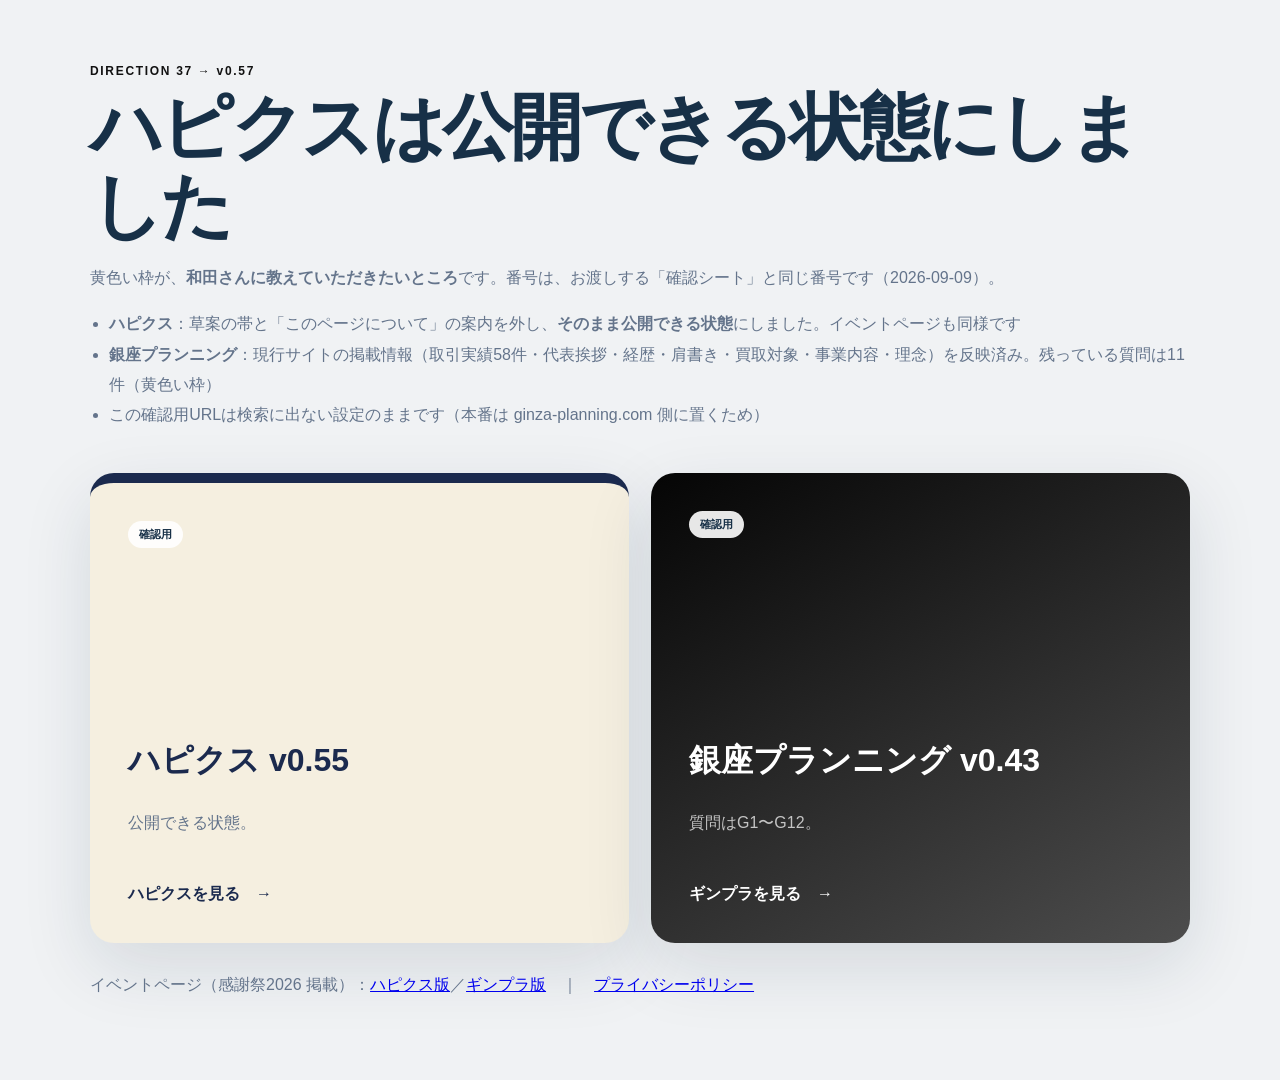
<file: index.html>
<!doctype html>
<html lang="ja">
<head>
  <meta charset="utf-8">
  <meta name="viewport" content="width=device-width,initial-scale=1">
  <meta name="robots" content="noindex,nofollow">
  <title>LP確認用｜v0.57（ハピクスは公開できる状態に）</title>
  <style>
    *{box-sizing:border-box}body{margin:0;background:#f0f2f4;color:#173047;font-family:"Hiragino Sans","Yu Gothic",sans-serif}.wrap{width:min(1100px,calc(100% - 36px));margin:auto;padding:64px 0}.label{font-size:12px;font-weight:800;letter-spacing:.14em;color:#111}h1{font-size:clamp(38px,7vw,72px);line-height:1.1;letter-spacing:-.05em;margin:10px 0 18px}p{color:#64748b;line-height:1.8}ul{color:#64748b;line-height:1.9;padding-left:1.2em}.grid{display:grid;grid-template-columns:1fr 1fr;gap:22px;margin-top:42px}.card{display:flex;flex-direction:column;min-height:470px;padding:38px;border-radius:24px;text-decoration:none;box-shadow:0 24px 70px rgba(18,43,64,.12);transition:.2s}.card:hover{transform:translateY(-4px)}.card h2{font-size:32px;margin:auto 0 10px}.card strong{margin-top:30px}.old{color:#1b2a4e;background:#f5efe0;border-top:10px solid #1b2a4e}.mono{color:#fff;background:linear-gradient(150deg,#050505,#4d4d4d)}.mono p{color:rgba(255,255,255,.72)}.tag{display:inline-flex;align-self:flex-start;padding:6px 11px;border-radius:99px;background:rgba(255,255,255,.9);color:#173047;font-size:11px;font-weight:800}@media(max-width:720px){.grid{grid-template-columns:1fr}.card{min-height:390px}}
  </style>
</head>
<body><main class="wrap"><div class="label">DIRECTION 37 → v0.57</div><h1>ハピクスは公開できる状態にしました</h1><p>黄色い枠が、<strong>和田さんに教えていただきたいところ</strong>です。番号は、お渡しする「確認シート」と同じ番号です（2026-09-09）。</p>
<ul>
  <li><strong>ハピクス</strong>：草案の帯と「このページについて」の案内を外し、<strong>そのまま公開できる状態</strong>にしました。イベントページも同様です</li>
  <li><strong>銀座プランニング</strong>：現行サイトの掲載情報（取引実績58件・代表挨拶・経歴・肩書き・買取対象・事業内容・理念）を反映済み。残っている質問は11件（黄色い枠）</li>
  <li>この確認用URLは検索に出ない設定のままです（本番は ginza-planning.com 側に置くため）</li>
</ul>
<div class="grid">
  <a class="card old" href="hapix.html"><span class="tag">確認用</span><h2>ハピクス v0.55</h2><p>公開できる状態。</p><strong>ハピクスを見る　→</strong></a>
  <a class="card mono" href="ginpla.html"><span class="tag">確認用</span><h2>銀座プランニング v0.43</h2><p>質問はG1〜G12。</p><strong>ギンプラを見る　→</strong></a>
</div>
<p style="margin-top:28px">イベントページ（感謝祭2026 掲載）：<a href="events.html">ハピクス版</a>／<a href="events-ginpla.html">ギンプラ版</a>　｜　<a href="privacy.html">プライバシーポリシー</a></p>
</main></body>
</html>
</file>
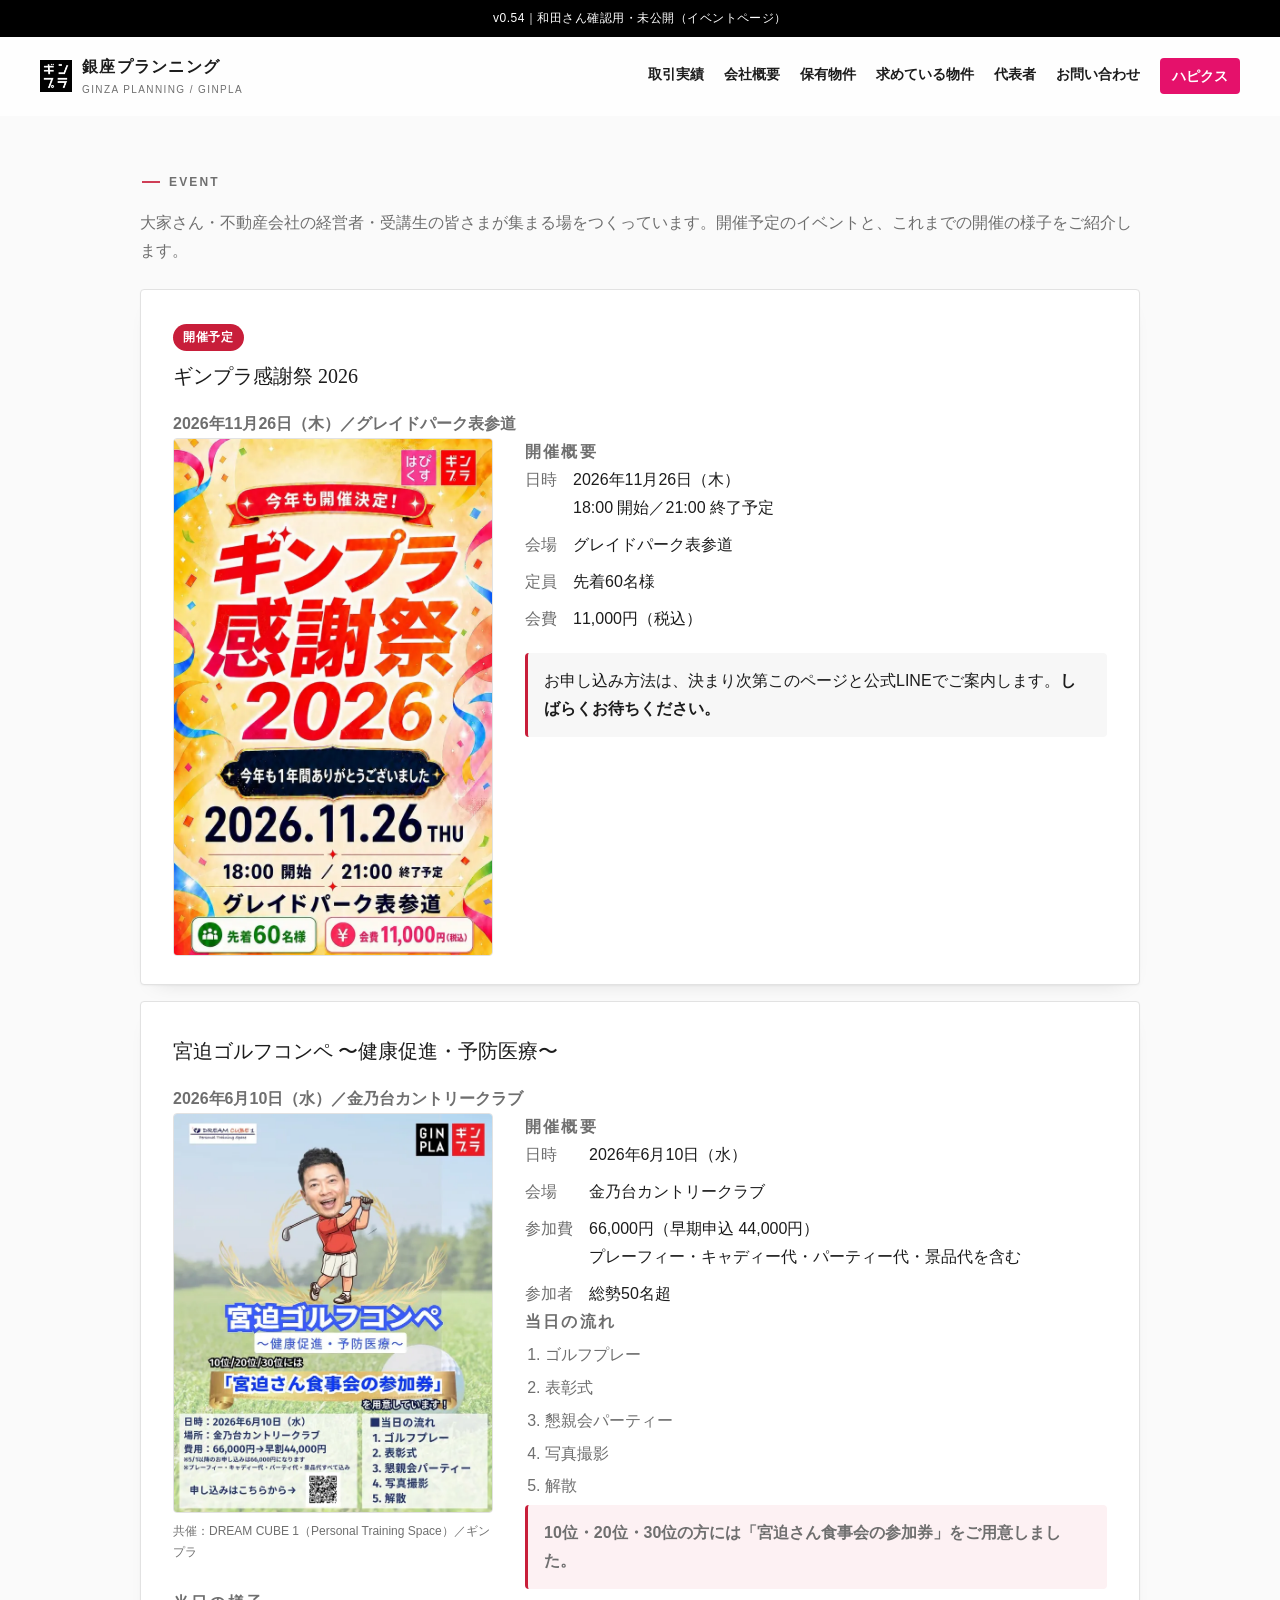
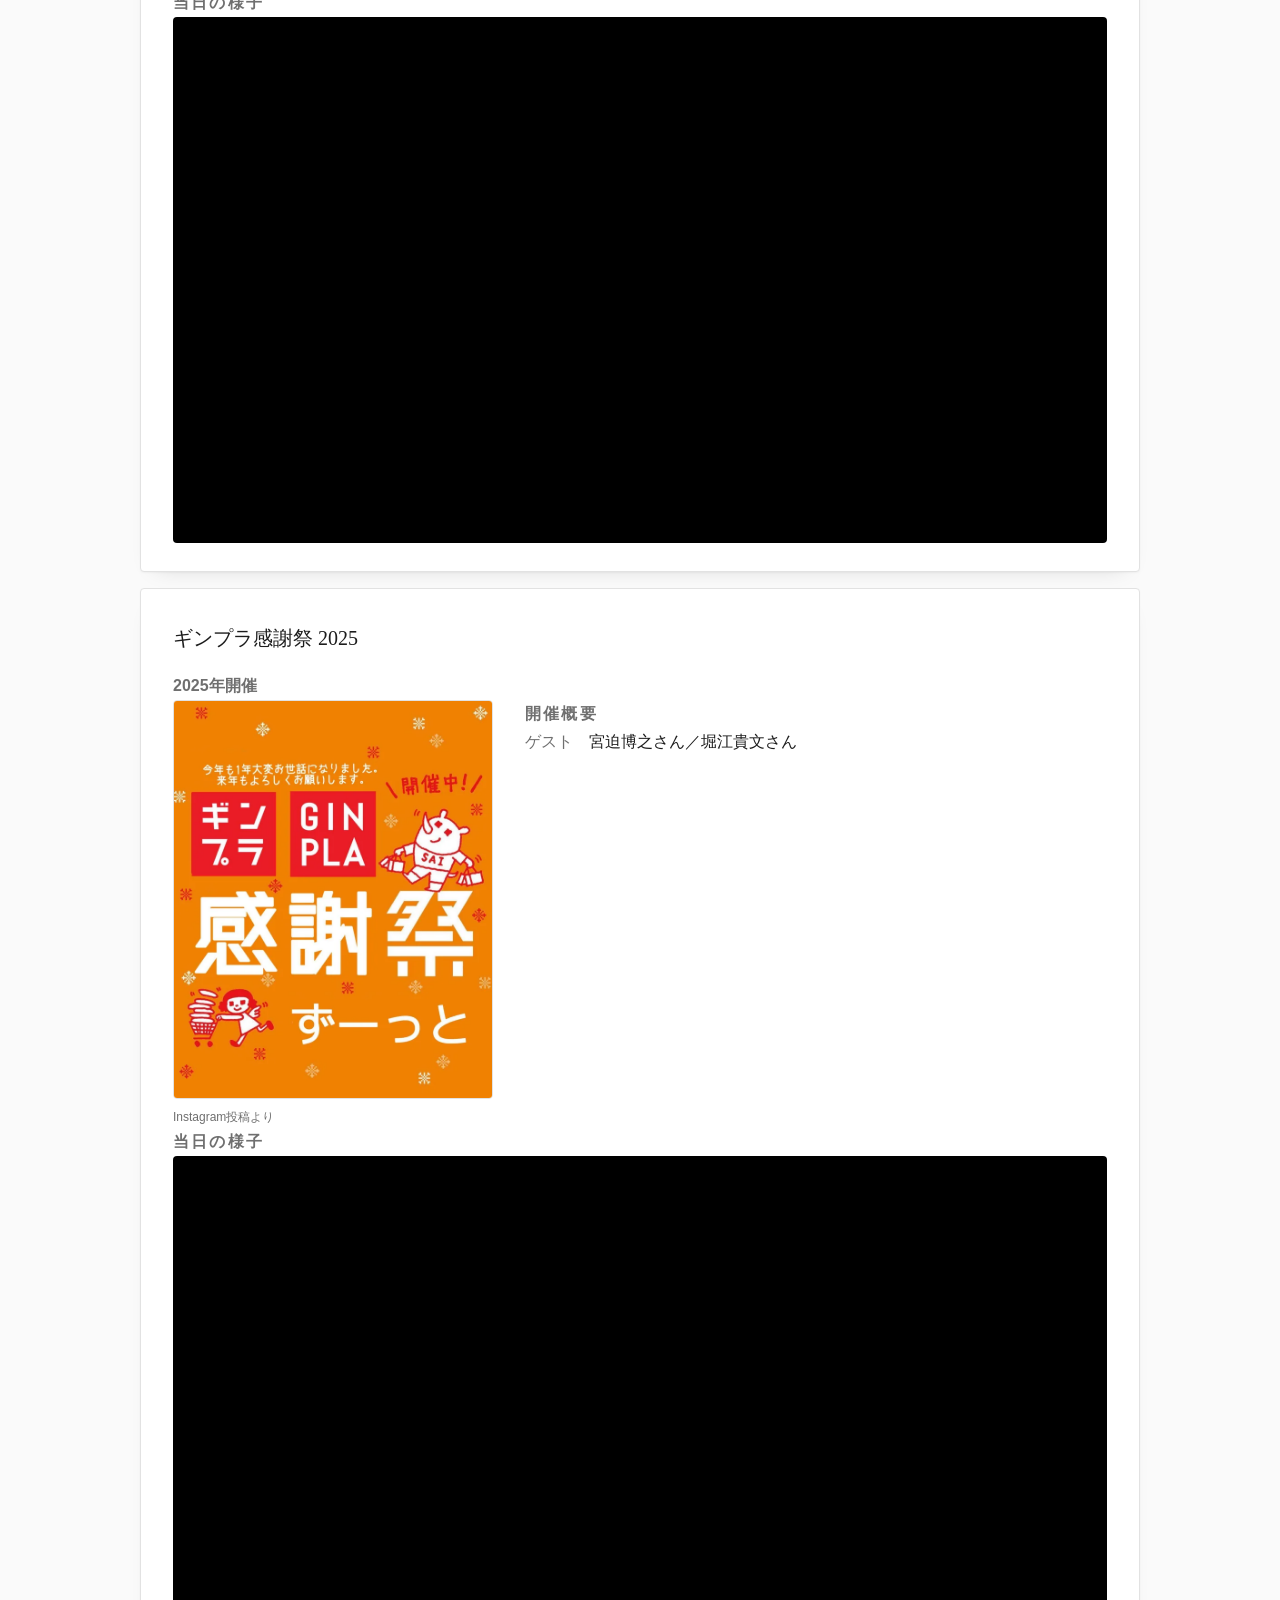
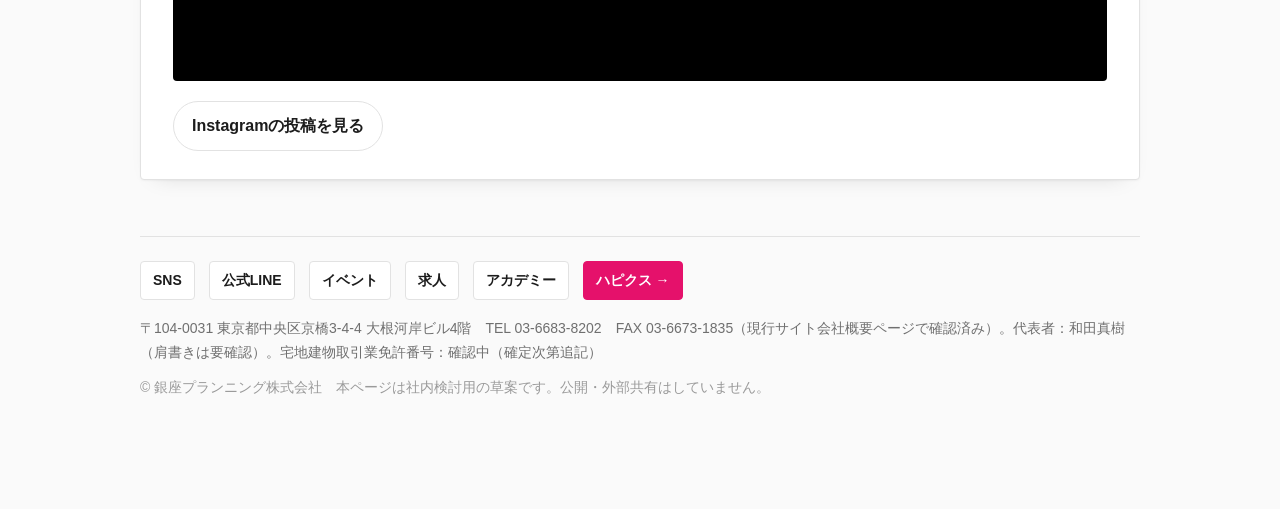
<file: events-ginpla.html>
<!doctype html>
<html lang="ja">
<head>
  <meta charset="utf-8">
  <meta name="viewport" content="width=device-width,initial-scale=1">
  <meta name="description" content="銀座プランニングが開催したイベントのご紹介。宮迫ゴルフコンペ、ギンプラ感謝祭の様子を掲載しています。">
  <meta name="robots" content="noindex,nofollow">
  <meta name="theme-color" content="#c81e3a">
  <title>イベント｜銀座プランニング</title>
  <noscript><style>.reveal{opacity:1!important;transform:none!important}</style></noscript>
  <style>
    :root{
      --bg:#fafafa;--card:#fff;--ink:#1c1c1c;--sub:#6f6f6f;--navy:#101010;--red:#c81e3a;--line:#e2e2e2;--radius:4px; /* --red は仮色。ロゴの正式赤が確認でき次第差し替え */
      --hapix-pink:#e5116b; /* ハピクスLPロゴのピンク。ハピクスへ飛ぶリンクに使用 */
      --fs-caption:14px;--fs-micro:12px;--fs-small:16px;--fs-button:16px;--fs-body:16px;--fs-lead:18px;--fs-h3:20px;--fs-h1:clamp(28px,7vw,40px);
      --sp-2:8px;--sp-3:12px;--sp-4:16px;--sp-5:20px;--sp-6:24px;--sp-7:32px;--sp-8:40px;--sp-9:56px
    }
    *{box-sizing:border-box}html{scroll-behavior:smooth}body{margin:0;background:var(--bg);color:var(--ink);font-family:"Noto Sans JP","Hiragino Sans","Yu Gothic",sans-serif;font-size:var(--fs-body);line-height:1.75;-webkit-font-smoothing:antialiased}
    a{color:inherit}
    a:focus-visible,.block:focus-visible,.cta:focus-visible{outline:2px solid var(--ink);outline-offset:3px}
    .sticky-top{position:sticky;top:0;z-index:45}
    .draft{padding:8px;background:#000;color:#fff;text-align:center;font-size:12px;letter-spacing:.04em}
    .brand-header{display:flex;align-items:center;gap:10px;padding:14px 20px;background:rgba(255,255,255,.72);backdrop-filter:blur(10px);-webkit-backdrop-filter:blur(10px);border-bottom:1px solid transparent;transition:box-shadow .25s ease,border-color .25s ease}
    .sticky-top.scrolled .brand-header{box-shadow:0 10px 26px -18px rgba(0,0,0,.25);border-color:var(--line)}
    .brand-header img{width:32px;height:32px;border-radius:0}
    .brand-header strong{display:block;font-family:"Yu Mincho","Noto Serif JP",serif;font-size:16px;letter-spacing:.08em}
    .brand-header small{display:block;font-size:10px;color:var(--sub);letter-spacing:.14em}
    .header-nav{display:none}
    .menu-toggle{position:relative;display:inline-flex;align-items:center;justify-content:center;width:40px;height:40px;margin-left:auto;padding:0;border:0;background:none;cursor:pointer}
    .menu-toggle:focus-visible{outline:2px solid var(--ink);outline-offset:3px}
    .menu-toggle-bar,.menu-toggle-bar::before,.menu-toggle-bar::after{position:absolute;top:50%;left:50%;width:20px;height:2px;margin:-1px 0 0 -10px;border-radius:2px;background:var(--ink);transition:transform .25s ease,opacity .2s ease}
    .menu-toggle-bar::before,.menu-toggle-bar::after{content:""}
    .menu-toggle-bar::before{transform:translateY(-6px)}
    .menu-toggle-bar::after{transform:translateY(6px)}
    .menu-toggle[aria-expanded="true"] .menu-toggle-bar{background:transparent}
    .menu-toggle[aria-expanded="true"] .menu-toggle-bar::before{transform:rotate(45deg)}
    .menu-toggle[aria-expanded="true"] .menu-toggle-bar::after{transform:rotate(-45deg)}
    .nav-backdrop{position:fixed;inset:0;z-index:39;background:rgba(16,16,16,.4);opacity:0;visibility:hidden;transition:opacity .25s ease,visibility 0s linear .25s}
    .nav-backdrop.open{opacity:1;visibility:visible;transition:opacity .25s ease,visibility 0s linear 0s}
    .mobile-nav{display:flex;flex-direction:column;position:fixed;left:0;right:0;top:0;z-index:40;background:rgba(255,255,255,.92);backdrop-filter:blur(16px);-webkit-backdrop-filter:blur(16px);box-shadow:0 14px 30px -12px rgba(16,16,16,.2);padding:96px var(--sp-5) var(--sp-6);transform:translateY(-100%);opacity:0;visibility:hidden;transition:transform .55s cubic-bezier(.16,.84,.24,1),opacity .45s ease,visibility 0s linear .55s}
    .mobile-nav.open{transform:translateY(0);opacity:1;visibility:visible;transition:transform .55s cubic-bezier(.16,.84,.24,1),opacity .45s ease,visibility 0s linear 0s}
    .mobile-nav a{padding:14px 4px;font-weight:700;color:var(--ink);text-decoration:none;border-bottom:1px solid var(--line)}
    .mobile-nav a:last-child{border-bottom:0}
    .mobile-nav a.cross{margin-top:10px;align-self:flex-start;padding:8px 14px;border-radius:var(--radius);background:var(--hapix-pink);color:#fff;border-bottom:0}
    @media (prefers-reduced-motion: reduce){.mobile-nav,.nav-backdrop{transition:none}}
    .page{max-width:600px;margin:0 auto;padding:0 var(--sp-5) var(--sp-9)}
    .hero{position:relative;overflow:hidden;width:100vw;margin-left:calc(50% - 50vw);margin-top:var(--sp-4);min-height:460px;display:flex;flex-direction:column;justify-content:center;padding:38px 0;background:linear-gradient(180deg,#1a1a1a 0%,#2b2b2b 60%,#3a3a3a 100%);color:#fff}
    .hero-slider{position:absolute;inset:0;z-index:0}
    .hero-slide{position:absolute;inset:0;width:100%;height:100%;object-fit:cover;opacity:0;transition:opacity 1.2s ease}
    .hero-slide.is-active{opacity:1;z-index:1}
    @media (prefers-reduced-motion: no-preference){
      .hero-slide.is-active{animation:hero-kenburns 6s ease-out forwards}
      @keyframes hero-kenburns{from{transform:scale(1)}to{transform:scale(1.025)}}
    }
    @media (prefers-reduced-motion: reduce){.hero-slide{transition:opacity .15s linear}}
    .hero-overlay{display:none}
    .hero-dots{position:absolute;left:0;right:0;bottom:16px;z-index:3;display:flex;justify-content:center;gap:10px}
    .hero-dots button{width:9px;height:9px;padding:0;border:0;border-radius:50%;background:rgba(255,255,255,.45);cursor:pointer;transition:background-color .2s ease,transform .2s ease}
    .hero-dots button:hover{background:rgba(255,255,255,.7)}
    .hero-dots button[aria-current="true"]{background:#fff;transform:scale(1.2)}
    .hero-dots button:focus-visible{outline:2px solid #fff;outline-offset:3px}
    .hero-inner{position:relative;z-index:2;max-width:560px;margin:0 auto;padding:0 26px;width:100%}
    .hero h1{margin:0 0 var(--sp-3);font-family:"Yu Mincho","Noto Serif JP",serif;font-size:var(--fs-h1);line-height:1.34;font-weight:600;letter-spacing:.02em;color:var(--ink);text-shadow:0 0 16px rgba(255,255,255,.7),0 1px 2px rgba(255,255,255,.6)}
    .hero p.sub{margin:0 0 var(--sp-5);color:#222;font-size:clamp(18px,4.8vw,22px);font-weight:600;font-family:"Yu Mincho","Noto Serif JP",serif;text-shadow:0 0 14px rgba(255,255,255,.7),0 1px 2px rgba(255,255,255,.6)}
    .cta-group{display:flex;align-items:center;gap:20px;flex-wrap:wrap}
    .cta{position:relative;display:inline-flex;overflow:hidden;padding:12px 22px;border-radius:var(--radius);text-decoration:none;font-size:var(--fs-button);font-weight:800;box-shadow:0 10px 20px -12px rgba(0,0,0,.5);transition:transform .2s ease}
    .cta:hover{transform:translateY(-2px)}
    .cta span{position:relative;z-index:1;transition:color .3s ease}
    .cta::before{content:"";position:absolute;left:0;right:100%;top:0;bottom:0;transition:right .3s ease}
    .cta:hover::before,.cta:focus-visible::before{right:0}
    .cta-primary{color:#101010;background:#fff}
    .cta-primary::before{background:#101010}
    .cta-primary:hover span,.cta-primary:focus-visible span{color:#fff}
    .hero .cta{color:#fff;background:var(--red)}
    .hero .cta::before{background:var(--ink)}
    .hero .cta span{color:#fff}
    .cta-text-link{color:rgba(255,255,255,.82);font-size:var(--fs-button);font-weight:700;text-decoration:underline;text-underline-offset:3px;text-decoration-color:rgba(255,255,255,.4)}
    .cta-text-link:hover{color:#fff;text-decoration-color:#fff}
    .section-title{display:flex;align-items:center;gap:9px;margin:var(--sp-9) 2px var(--sp-4);font-size:var(--fs-micro);font-weight:800;letter-spacing:.18em;color:var(--sub)}
    .section-title::before{content:"";width:18px;height:2px;background:var(--red);opacity:.85}
    .block{position:relative;display:block;margin-bottom:var(--sp-4);padding:var(--sp-7) var(--sp-7) 28px;border-radius:var(--radius);background:var(--card);border:1px solid var(--line);box-shadow:0 1px 2px rgba(0,0,0,.04),0 10px 22px -16px rgba(0,0,0,.18);transition:transform .25s ease,box-shadow .25s ease,border-color .2s ease}
    .block:hover{box-shadow:0 2px 6px rgba(0,0,0,.06),0 20px 40px -14px rgba(0,0,0,.26)}
    .block h3{margin:0 0 var(--sp-4);font-family:"Yu Mincho","Noto Serif JP",serif;font-size:var(--fs-h3);font-weight:500;color:var(--ink)}
    .block p{margin:0;font-size:var(--fs-small);color:var(--sub)}
    .block dl{margin:0;display:grid;grid-template-columns:auto 1fr;gap:9px 16px;font-size:var(--fs-small)}
    .block dt{color:var(--sub);white-space:nowrap}
    .block dd{margin:0}
    /* 狭い画面では、ラベル列に押されて値が細切れに折り返すのを防ぐため縦に積む */
    @media(max-width:640px){
      .block dl{grid-template-columns:1fr;gap:0}
      .block dt{margin-top:12px}
      .block dl>dt:first-of-type{margin-top:0}
      .block dd{margin:2px 0 0}
    }
    .block dd.pending{padding:6px 10px;border:1px dashed var(--line);background:var(--bg);color:var(--sub);border-radius:var(--radius);display:inline-block}
    .rep-row{display:flex;gap:18px;align-items:center;margin-bottom:var(--sp-4)}
    .rep-row img{width:76px;height:76px;object-fit:cover;border-radius:var(--radius);box-shadow:0 0 0 4px #fff,0 0 0 5px var(--line)}
    .rep-row h4{margin:0 0 4px;font-family:serif;font-size:16px;font-weight:500}
    .rep-row .role{font-size:var(--fs-caption);color:var(--sub)}
    .partners-track{overflow:hidden;border-radius:var(--radius);-webkit-mask-image:linear-gradient(90deg,transparent,#000 10%,#000 90%,transparent);mask-image:linear-gradient(90deg,transparent,#000 10%,#000 90%,transparent)}
    .partners-marquee{display:flex;align-items:center;width:max-content}
    .partners-marquee img{height:56px;width:auto;margin-right:30px}
    .cta-block{position:relative;overflow:hidden;width:100vw;margin-left:calc(50% - 50vw);padding:var(--sp-8) 0;background:var(--ink);color:#fff}
    .cta-block-inner{max-width:560px;margin:0 auto;padding:0 26px}
    .cta-block h3{margin:0 0 10px;font-family:"Yu Mincho","Noto Serif JP",serif;font-size:var(--fs-h3);font-weight:500}
    .cta-block p{margin:0 0 var(--sp-6);color:rgba(255,255,255,.68);font-size:var(--fs-small);max-width:46ch}
    .cta-row{display:flex;flex-wrap:wrap;gap:12px}
    .cta-secondary{color:#fff;background:transparent;border:1px solid rgba(255,255,255,.4);box-shadow:none}
    .cta-secondary::before{background:#fff}
    .cta-secondary:hover,.cta-secondary:focus-visible{border-color:#fff;transform:translateY(-2px)}
    .cta-secondary:hover span,.cta-secondary:focus-visible span{color:var(--ink)}
    .footer{margin-top:var(--sp-9);padding-top:var(--sp-6);border-top:1px solid var(--line);font-size:var(--fs-caption);color:var(--sub)}
    .footer nav{display:flex;flex-wrap:wrap;gap:8px 14px;margin-bottom:16px}
    .footer nav a{padding:6px 12px;border-radius:var(--radius);background:#fff;border:1px solid var(--line);text-decoration:none;color:var(--ink);font-weight:700;transition:border-color .2s ease,transform .2s ease}
    .footer nav a:hover{border-color:var(--ink);transform:translateY(-1px)}
    .footer nav a.cross{background:var(--hapix-pink);color:#fff;border-color:var(--hapix-pink)}
    .footer nav a.cross:hover{border-color:var(--hapix-pink);opacity:.9}
    .footer .legal{margin-top:10px;color:#9a9a9a}
    @media (prefers-reduced-motion: no-preference){
      .reveal{opacity:0;transform:translateY(14px);transition:opacity .7s cubic-bezier(.2,.7,.2,1),transform .7s cubic-bezier(.2,.7,.2,1)}
      .reveal.in-view{opacity:1;transform:none}
      .block.reveal{transition-property:opacity,transform,box-shadow;transition-duration:.7s,.22s,.22s;transition-timing-function:cubic-bezier(.2,.7,.2,1),ease,ease}
      .block.reveal.in-view:hover{transform:translateY(-4px)}
      .block.reveal.in-view:focus-visible{transform:translateY(-4px)}
      .partners-marquee{animation:partners-scroll 30s linear infinite}
      .partners-track:hover .partners-marquee,.partners-track:focus-within .partners-marquee{animation-play-state:paused}
      @keyframes partners-scroll{from{transform:translateX(0)}to{transform:translateX(-50%)}}
    }
    @media(min-width:641px){.page{max-width:680px;padding:0 24px 84px}.hero{padding:56px 0;min-height:520px}.hero-inner{max-width:632px;padding:0 50px}.cta-block-inner{max-width:632px;padding:0 50px}}
    @media(min-width:1024px){
      .brand-header{justify-content:space-between;padding:16px 40px}
      .header-nav{display:flex;align-items:center;gap:20px;font-size:14px;font-weight:700}
      .menu-toggle,.mobile-nav,.nav-backdrop{display:none}
      .header-nav a{position:relative;text-decoration:none;padding-bottom:3px}
      .header-nav a::after{content:"";position:absolute;left:0;right:100%;bottom:0;height:1px;background:currentColor;transition:right .25s ease}
      .header-nav a:hover::after{right:0}
      .header-nav a.cross{padding:6px 12px;border-radius:var(--radius);background:var(--hapix-pink);color:#fff}
      .header-nav a.cross::after{display:none}
      .page{max-width:1080px;padding:0 40px 110px}
      .hero{padding:72px 0;min-height:620px}
      .hero-inner{max-width:1000px;padding:0 64px}
      .hero h1{font-size:clamp(44px,5.2vw,66px);line-height:1.2}
      .hero p.sub{font-size:clamp(20px,2.4vw,26px);max-width:560px}
      .cta-block{padding:56px 0}
      .cta-block-inner{max-width:1000px;padding:0 64px}
      .partners-marquee img{height:72px;margin-right:44px}
      .rep-row img{width:120px;height:120px}
      .rep-row{gap:28px}
    }
  
    /* ===== イベントページ固有（ギンプラ版） ===== */
    .ev-when{margin:0 0 var(--sp-5);font-size:var(--fs-small);color:var(--sub);font-weight:700}
    .ev-cols{display:grid;grid-template-columns:1fr;gap:var(--sp-6)}
    @media(min-width:820px){.ev-cols.two{grid-template-columns:minmax(0,320px) minmax(0,1fr);gap:var(--sp-7)}}
    .ev-label{margin:var(--sp-6) 0 10px;font-size:var(--fs-micro);font-weight:800;letter-spacing:.14em;color:var(--sub)}
    .ev-label:first-child{margin-top:0}
    ol.flow{margin:0;padding-left:1.25em}
    ol.flow li{font-size:var(--fs-small);margin:.3em 0;color:var(--sub)}
    .prize{margin:var(--sp-5) 0 0;padding:14px 16px;border-radius:var(--radius);background:#fdf1f3;border-left:3px solid var(--red);font-size:var(--fs-small);font-weight:700;line-height:1.75;color:var(--ink)}
    .movie{position:relative;aspect-ratio:16/9;border-radius:var(--radius);overflow:hidden;background:#000}
    .movie iframe{position:absolute;inset:0;width:100%;height:100%;border:0}
    .flyer{margin:0}
    .flyer img{display:block;width:100%;height:auto;border-radius:var(--radius);border:1px solid var(--line)}
    .flyer figcaption{margin-top:8px;font-size:var(--fs-micro);color:var(--sub)}
    .ev-links{display:flex;flex-wrap:wrap;gap:10px;margin-top:var(--sp-5)}
    .ev-links a{display:inline-flex;align-items:center;padding:10px 18px;border:1px solid var(--line);border-radius:999px;background:#fff;color:var(--ink);font-size:var(--fs-button);font-weight:700;text-decoration:none;transition:border-color .2s ease,color .2s ease}
    .ev-links a:hover{border-color:var(--red);color:var(--red)}
    .ev-lead{margin:0 0 var(--sp-6);font-size:var(--fs-small);color:var(--sub)}
    /* 開催予定イベント（v0.52） */
    .block p.ev-badge{display:inline-block;margin:0 0 8px;padding:3px 10px;border-radius:999px;background:var(--red);color:#fff;font-size:12px;font-weight:800;letter-spacing:.06em}
    .block p.ev-note{margin:var(--sp-5) 0 0;padding:14px 16px;border-radius:var(--radius);background:#f7f7f7;border-left:3px solid var(--red);font-size:var(--fs-small);line-height:1.75;color:var(--ink)}
</style>
</head>
<body>
<div class="draft">v0.54｜和田さん確認用・未公開（イベントページ）</div>
<header class="brand-header"><div class="logo-wrap" style="display:flex;align-items:center;gap:10px"><img src="assets/ginpla/ginpla-logo-black.png" alt="ギンプラ ロゴ"><span><strong>銀座プランニング</strong><small>GINZA PLANNING / GINPLA</small></span></div><nav class="header-nav"><a href="ginpla.html#partners">取引実績</a><a href="ginpla.html#company">会社概要</a><a href="ginpla.html#owned">保有物件</a><a href="ginpla.html#wanted">求めている物件</a><a href="ginpla.html#rep">代表者</a><a href="ginpla.html#contact">お問い合わせ</a><a class="cross" href="hapix.html">ハピクス</a></nav><button type="button" class="menu-toggle" id="menuToggle" aria-expanded="false" aria-controls="mobileNav" aria-label="メニューを開く"><span class="menu-toggle-bar"></span></button></header>
<div class="nav-backdrop" id="navBackdrop"></div>
<nav class="mobile-nav" id="mobileNav" aria-label="モバイルメニュー">
  <a href="ginpla.html#partners">取引実績</a>
  <a href="ginpla.html#company">会社概要</a>
  <a href="ginpla.html#owned">保有物件</a>
  <a href="ginpla.html#wanted">求めている物件</a>
  <a href="ginpla.html#rep">代表者</a>
  <a href="https://ginza-planning.com/%e3%81%8a%e5%95%8f%e3%81%84%e5%90%88%e3%82%8f%e3%81%9b/" target="_blank" rel="noopener">お問い合わせ</a>
  <a class="cross" href="hapix.html">ハピクス →</a>
</nav>
<div class="page">
  <h2 class="section-title">EVENT</h2>
  <p class="ev-lead">大家さん・不動産会社の経営者・受講生の皆さまが集まる場をつくっています。開催予定のイベントと、これまでの開催の様子をご紹介します。</p>

  <div class="block reveal">
    <p class="ev-badge">開催予定</p>
    <h3>ギンプラ感謝祭 2026</h3>
    <p class="ev-when">2026年11月26日（木）／グレイドパーク表参道</p>
    <div class="ev-cols two">
      <figure class="flyer">
        <picture>
          <source type="image/webp" srcset="assets/ginpla/events/kanshasai-2026-700.webp 700w, assets/ginpla/events/kanshasai-2026-984.webp 984w" sizes="(min-width:820px) 320px, 100vw">
          <img src="assets/ginpla/events/kanshasai-2026-984.jpg" alt="ギンプラ感謝祭2026 告知バナー（2026年11月26日木曜 18時開始 グレイドパーク表参道）" width="984" height="1599" loading="lazy" decoding="async">
        </picture>
      </figure>
      <div>
        <p class="ev-label">開催概要</p>
        <dl>
          <dt>日時</dt><dd>2026年11月26日（木）<br>18:00 開始／21:00 終了予定</dd>
          <dt>会場</dt><dd>グレイドパーク表参道</dd>
          <dt>定員</dt><dd>先着60名様</dd>
          <dt>会費</dt><dd>11,000円（税込）</dd>
        </dl>
        <p class="ev-note">お申し込み方法は、決まり次第このページと公式LINEでご案内します。<strong>しばらくお待ちください。</strong></p>
      </div>
    </div>
  </div>

  <div class="block reveal">
    <h3>宮迫ゴルフコンペ 〜健康促進・予防医療〜</h3>
    <p class="ev-when">2026年6月10日（水）／金乃台カントリークラブ</p>
    <div class="ev-cols two">
      <figure class="flyer">
        <picture>
          <source type="image/webp" srcset="assets/ginpla/events/miyasako-golf-2026-700.webp 700w, assets/ginpla/events/miyasako-golf-2026-1080.webp 1080w" sizes="(min-width:820px) 320px, 100vw">
          <img src="assets/ginpla/events/miyasako-golf-2026-1080.jpg" alt="宮迫ゴルフコンペ 〜健康促進・予防医療〜 告知バナー" width="1080" height="1350" loading="lazy" decoding="async">
        </picture>
        <figcaption>共催：DREAM CUBE 1（Personal Training Space）／ギンプラ</figcaption>
      </figure>
      <div>
        <p class="ev-label">開催概要</p>
        <dl>
          <dt>日時</dt><dd>2026年6月10日（水）</dd>
          <dt>会場</dt><dd>金乃台カントリークラブ</dd>
          <dt>参加費</dt><dd>66,000円（早期申込 44,000円）<br>プレーフィー・キャディー代・パーティー代・景品代を含む</dd>
          <dt>参加者</dt><dd>総勢50名超</dd>
        </dl>
        <p class="ev-label">当日の流れ</p>
        <ol class="flow">
          <li>ゴルフプレー</li><li>表彰式</li><li>懇親会パーティー</li><li>写真撮影</li><li>解散</li>
        </ol>
        <p class="prize">10位・20位・30位の方には「宮迫さん食事会の参加券」をご用意しました。</p>
      </div>
    </div>
    <p class="ev-label">当日の様子</p>
    <div class="movie">
      <iframe src="https://www.youtube-nocookie.com/embed/A0vjbqz-SfE" title="宮迫ゴルフコンペ2026 当日の様子" loading="lazy" allow="accelerometer; autoplay; clipboard-write; encrypted-media; gyroscope; picture-in-picture" allowfullscreen></iframe>
    </div>
  </div>

  <div class="block reveal">
    <h3>ギンプラ感謝祭 2025</h3>
    <p class="ev-when">2025年開催</p>
    <div class="ev-cols two">
      <figure class="flyer">
        <picture>
          <source type="image/webp" srcset="assets/ginpla/events/kanshasai-banner-700.webp 700w, assets/ginpla/events/kanshasai-banner-1080.webp 1080w" sizes="(min-width:820px) 320px, 100vw">
          <img src="assets/ginpla/events/kanshasai-banner-1080.jpg" alt="ギンプラ感謝祭 告知バナー" width="1080" height="1348" loading="lazy" decoding="async">
        </picture>
        <figcaption>Instagram投稿より</figcaption>
      </figure>
      <div>
        <p class="ev-label">開催概要</p>
        <dl>
          <dt>ゲスト</dt><dd>宮迫博之さん／堀江貴文さん</dd>
        </dl>
      </div>
    </div>
    <p class="ev-label">当日の様子</p>
    <div class="movie">
      <iframe src="https://www.youtube-nocookie.com/embed/VEZe1lCI2Q0" title="ギンプラ感謝祭2025 当日の様子" loading="lazy" allow="accelerometer; autoplay; clipboard-write; encrypted-media; gyroscope; picture-in-picture" allowfullscreen></iframe>
    </div>
    <div class="ev-links">
      <a href="https://www.instagram.com/p/CmfrxqwvPwN/" target="_blank" rel="noopener">Instagramの投稿を見る</a>
    </div>
  </div>

<footer class="footer">
    <nav>
      <a href="https://lit.link/wadaemon" target="_blank" rel="noopener">SNS</a><a href="https://page.line.me/199jpqpa?openQrModal=true" target="_blank" rel="noopener">公式LINE</a><a href="events-ginpla.html" aria-current="page">イベント</a><a href="https://ginza-planning.com/%e6%b1%82%e4%ba%ba/" target="_blank" rel="noopener">求人</a><a href="https://ginza-planning.com/business/real-estate-academy/" target="_blank" rel="noopener">アカデミー</a>
      <a class="cross" href="hapix.html">ハピクス →</a>
    </nav>
    〒104-0031 東京都中央区京橋3-4-4 大根河岸ビル4階　TEL 03-6683-8202　FAX 03-6673-1835（現行サイト会社概要ページで確認済み）。代表者：和田真樹（肩書きは要確認）。宅地建物取引業免許番号：確認中（確定次第追記）
    <div class="legal">© 銀座プランニング株式会社　本ページは社内検討用の草案です。公開・外部共有はしていません。</div>
  </footer>
</div>

<script>
  (function(){
    var els = document.querySelectorAll('.reveal');
    if (!('IntersectionObserver' in window)) { els.forEach(function(el){ el.classList.add('in-view'); }); }
    else {
      var io = new IntersectionObserver(function(entries){
        entries.forEach(function(entry){
          if (entry.isIntersecting) { entry.target.classList.add('in-view'); io.unobserve(entry.target); }
        });
      }, {threshold:.15, rootMargin:'0px 0px -8% 0px'});
      els.forEach(function(el){ io.observe(el); });
    }
    var stickyTop = document.querySelector('.sticky-top');
    if (stickyTop) {
      var onScroll = function(){ stickyTop.classList.toggle('scrolled', window.scrollY > 8); };
      window.addEventListener('scroll', onScroll, {passive:true});
      onScroll();
    }

    var menuToggle = document.getElementById('menuToggle');
    var mobileNav = document.getElementById('mobileNav');
    var navBackdrop = document.getElementById('navBackdrop');
    function openMenu(){
      mobileNav.classList.add('open');
      navBackdrop.classList.add('open');
      menuToggle.setAttribute('aria-expanded','true');
      menuToggle.setAttribute('aria-label','メニューを閉じる');
      document.body.style.overflow = 'hidden';
    }
    function closeMenu(){
      mobileNav.classList.remove('open');
      navBackdrop.classList.remove('open');
      menuToggle.setAttribute('aria-expanded','false');
      menuToggle.setAttribute('aria-label','メニューを開く');
      document.body.style.overflow = '';
    }
    if (menuToggle && mobileNav && navBackdrop) {
      menuToggle.addEventListener('click', function(){
        var isOpen = menuToggle.getAttribute('aria-expanded') === 'true';
        if (isOpen) { closeMenu(); } else { openMenu(); }
      });
      navBackdrop.addEventListener('click', closeMenu);
      mobileNav.querySelectorAll('a').forEach(function(a){ a.addEventListener('click', closeMenu); });
      document.addEventListener('keydown', function(e){ if (e.key === 'Escape') closeMenu(); });
    }
  })();
  (function(){
    var slides = Array.prototype.slice.call(document.querySelectorAll('.hero-slide'));
    var dots = Array.prototype.slice.call(document.querySelectorAll('.hero-dots button'));
    if (!slides.length || !dots.length) return;
    var current = 0;
    var timer = null;
    var INTERVAL = 6000;

    function goTo(index){
      if (index === current) return;
      slides[current].classList.remove('is-active');
      dots[current].setAttribute('aria-current', 'false');
      current = index;
      slides[current].classList.add('is-active');
      dots[current].setAttribute('aria-current', 'true');
    }
    function next(){ goTo((current + 1) % slides.length); }
    function stop(){ if (timer) { clearInterval(timer); timer = null; } }
    function start(){ stop(); timer = setInterval(next, INTERVAL); }

    dots.forEach(function(dot, i){
      dot.addEventListener('click', function(){ goTo(i); start(); });
    });
    document.addEventListener('visibilitychange', function(){
      if (document.hidden) { stop(); } else { start(); }
    });
    if (!document.hidden) start();
  })();
</script>
</body>
</html>
</file>
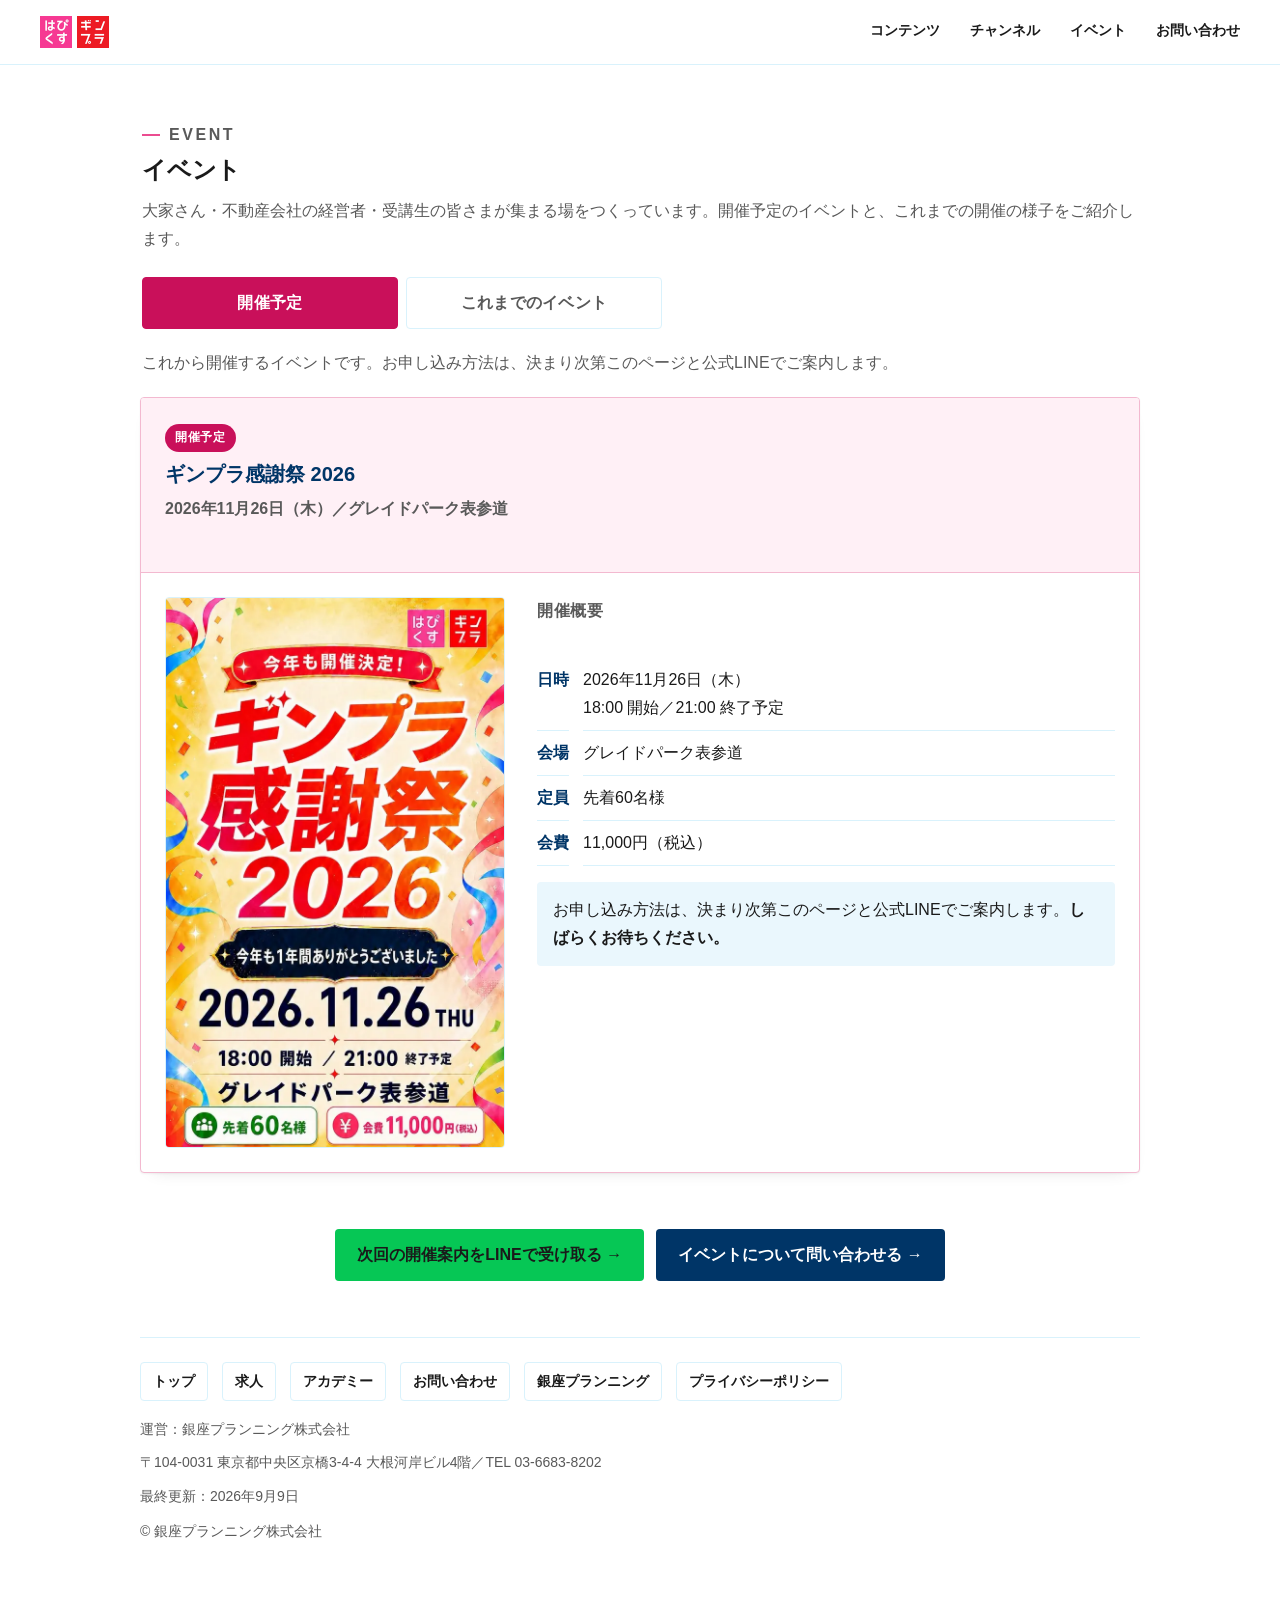
<file: events.html>
<!doctype html>
<html lang="ja">
<head>
  <meta charset="utf-8">
  <meta name="viewport" content="width=device-width,initial-scale=1">
  <meta name="description" content="ハピクス／銀座プランニングのイベント情報。開催予定のギンプラ感謝祭2026と、宮迫ゴルフコンペ・ギンプラ感謝祭2025の様子を掲載しています。">
  <meta name="robots" content="noindex,nofollow">
  <meta property="og:site_name" content="ハピクス｜HAPICUS">
  <meta property="og:title" content="イベント｜ハピクス">
  <meta property="og:description" content="開催予定のギンプラ感謝祭2026と、これまでに開催したイベントの様子をご紹介します。">
  <meta property="og:type" content="website">
  <link rel="canonical" href="https://pyui-cpu.github.io/ginpla-lp-preview/events.html">
  <meta property="og:url" content="https://pyui-cpu.github.io/ginpla-lp-preview/events.html">
  <meta property="og:image" content="https://pyui-cpu.github.io/ginpla-lp-preview/assets/hapix/ogp.jpg">
  <meta property="og:image:width" content="1200">
  <meta property="og:image:height" content="630">
  <meta property="og:locale" content="ja_JP">
  <meta name="twitter:card" content="summary_large_image">
  <meta name="twitter:image" content="https://pyui-cpu.github.io/ginpla-lp-preview/assets/hapix/ogp.jpg">
  <meta name="theme-color" content="#e5116b">
  <link rel="icon" href="assets/hapix/favicon-32.png" sizes="32x32">
  <link rel="apple-touch-icon" href="assets/hapix/apple-touch-icon.png">
  <script type="application/ld+json">
  [
    {
      "@context": "https://schema.org",
      "@type": "Event",
      "name": "ギンプラ感謝祭 2026",
      "startDate": "2026-11-26T18:00:00+09:00",
      "endDate": "2026-11-26T21:00:00+09:00",
      "eventStatus": "https://schema.org/EventScheduled",
      "eventAttendanceMode": "https://schema.org/OfflineEventAttendanceMode",
      "location": {"@type": "Place", "name": "グレイドパーク表参道", "address": {"@type": "PostalAddress", "addressCountry": "JP"}},
      "organizer": {"@type": "Organization", "name": "銀座プランニング株式会社", "url": "https://ginza-planning.com/"},
      "image": "https://pyui-cpu.github.io/ginpla-lp-preview/assets/hapix/events/kanshasai-2026-984.jpg",
      "maximumAttendeeCapacity": 60,
      "description": "1年の感謝を伝える恒例のパーティー。お申し込み方法は決まり次第ご案内します。"
    },
    {
      "@context": "https://schema.org",
      "@type": "Event",
      "name": "宮迫ゴルフコンペ 〜健康促進・予防医療〜",
      "startDate": "2026-06-10",
      "eventStatus": "https://schema.org/EventScheduled",
      "eventAttendanceMode": "https://schema.org/OfflineEventAttendanceMode",
      "location": {"@type": "Place", "name": "金乃台カントリークラブ", "address": {"@type": "PostalAddress", "addressCountry": "JP"}},
      "organizer": {"@type": "Organization", "name": "銀座プランニング株式会社", "url": "https://ginza-planning.com/"},
      "image": "https://pyui-cpu.github.io/ginpla-lp-preview/assets/hapix/events/miyasako-golf-2026-1080.jpg",
      "description": "健康促進・予防医療をテーマにしたゴルフコンペ。プレー後に表彰式・懇親会パーティーを実施。"
    },
    {
      "@context": "https://schema.org",
      "@type": "Event",
      "name": "ギンプラ感謝祭 2025",
      "startDate": "2025",
      "eventStatus": "https://schema.org/EventScheduled",
      "eventAttendanceMode": "https://schema.org/OfflineEventAttendanceMode",
      "location": {"@type": "Place", "name": "銀座プランニング主催会場", "address": {"@type": "PostalAddress", "addressCountry": "JP"}},
      "organizer": {"@type": "Organization", "name": "銀座プランニング株式会社", "url": "https://ginza-planning.com/"},
      "image": "https://pyui-cpu.github.io/ginpla-lp-preview/assets/hapix/events/kanshasai-banner-1080.jpg"
    }
  ]
  </script>
  <title>イベント｜ハピクス</title>
  <noscript><style>.reveal{opacity:1!important;transform:none!important}</style></noscript>
  <link rel="stylesheet" href="assets/style.css?v=0.63">
</head>
<body>
<header class="brand-header" id="siteHeader"><div class="logo-wrap"><a class="logo-home" href="hapix.html" aria-label="ハピクス トップへ"><img src="assets/hapix/hapix-logo-64.png" srcset="assets/hapix/hapix-logo-64.png 1x, assets/hapix/hapix-logo-128.png 2x" alt="ハピクス" width="32" height="32"><img src="assets/hapix/ginpla-logo-red-64.png" srcset="assets/hapix/ginpla-logo-red-64.png 1x, assets/hapix/ginpla-logo-red-128.png 2x" alt="ギンプラ（銀座プランニング）" width="32" height="32"></a></div><nav class="header-nav"><a href="hapix.html#content">コンテンツ</a><a href="hapix.html#channel">チャンネル</a><a href="events.html" aria-current="page">イベント</a><a href="https://ginza-planning.com/%e3%81%8a%e5%95%8f%e3%81%84%e5%90%88%e3%82%8f%e3%81%9b/" target="_blank" rel="noopener">お問い合わせ</a></nav><button type="button" class="menu-toggle" id="menuToggle" aria-expanded="false" aria-controls="mobileNav" aria-label="メニューを開く"><span class="menu-toggle-bar"></span></button></header>
<div class="nav-backdrop" id="navBackdrop"></div>
<nav class="mobile-nav" id="mobileNav" aria-label="モバイルメニュー">
  <a href="hapix.html#content">コンテンツ</a>
  <a href="hapix.html#channel">チャンネル</a>
  <a href="events.html">イベント</a>
  <a href="https://ginza-planning.com/%e3%81%8a%e5%95%8f%e3%81%84%e5%90%88%e3%82%8f%e3%81%9b/" target="_blank" rel="noopener">お問い合わせ</a>
</nav>

<div class="page">
  <div class="section-head">
    <p class="eyebrow">EVENT</p>
    <h1>イベント</h1>
    <p>大家さん・不動産会社の経営者・受講生の皆さまが集まる場をつくっています。開催予定のイベントと、これまでの開催の様子をご紹介します。</p>
  </div>

  <div class="ev-tabs" id="evTabs" role="tablist" aria-label="イベントの区分" hidden>
    <button type="button" class="ev-tab" id="tab-upcoming" data-panel="upcoming">開催予定</button>
    <button type="button" class="ev-tab" id="tab-past" data-panel="past">これまでのイベント</button>
  </div>

  <section class="ev-group" id="upcoming" aria-labelledby="upcoming-title">
    <h2 class="ev-group-title" id="upcoming-title">開催予定のイベント</h2>
    <p class="ev-group-note">これから開催するイベントです。お申し込み方法は、決まり次第このページと公式LINEでご案内します。</p>

  <article class="block ev-card is-next reveal">
    <div class="ev-head">
      <p class="ev-badge">開催予定</p>
      <h3>ギンプラ感謝祭 2026</h3>
      <p class="ev-when">2026年11月26日（木）／グレイドパーク表参道</p>
    </div>
    <div class="ev-body">
      <div class="ev-cols two">
        <figure class="flyer">
          <picture>
            <source type="image/webp" srcset="assets/hapix/events/kanshasai-2026-700.webp 700w, assets/hapix/events/kanshasai-2026-984.webp 984w" sizes="(min-width:820px) 340px, 100vw">
            <img src="assets/hapix/events/kanshasai-2026-984.jpg" alt="ギンプラ感謝祭2026 告知バナー（2026年11月26日木曜 18時開始 グレイドパーク表参道）" width="984" height="1599" loading="lazy" decoding="async">
          </picture>
        </figure>
        <div>
          <p class="ev-label">開催概要</p>
          <dl class="spec">
            <dt>日時</dt><dd>2026年11月26日（木）<br>18:00 開始／21:00 終了予定</dd>
            <dt>会場</dt><dd>グレイドパーク表参道</dd>
            <dt>定員</dt><dd>先着60名様</dd>
            <dt>会費</dt><dd>11,000円（税込）</dd>
          </dl>
          <p class="ev-note">お申し込み方法は、決まり次第このページと公式LINEでご案内します。<strong>しばらくお待ちください。</strong></p>
        </div>
      </div>
    </div>
  </article>

  </section>

  <section class="ev-group is-past" id="past" aria-labelledby="past-title">
    <h2 class="ev-group-title" id="past-title">これまでのイベント</h2>
    <p class="ev-group-note">過去に開催したイベントです。新しい順に掲載しています。</p>

  <article class="block ev-card is-past reveal">
    <div class="ev-head">
      <p class="ev-badge done">開催終了</p>
      <h3>宮迫ゴルフコンペ<br>〜健康促進・予防医療〜</h3>
      <p class="ev-when">2026年6月10日（水）／金乃台カントリークラブ</p>
    </div>
    <div class="ev-body">
      <div class="ev-cols two">
        <figure class="flyer">
          <picture>
            <source type="image/webp" srcset="assets/hapix/events/miyasako-golf-2026-700.webp 700w, assets/hapix/events/miyasako-golf-2026-1080.webp 1080w" sizes="(min-width:820px) 340px, 100vw">
            <img src="assets/hapix/events/miyasako-golf-2026-1080.jpg" alt="宮迫ゴルフコンペ 〜健康促進・予防医療〜 告知バナー" width="1080" height="1350" loading="lazy" decoding="async">
          </picture>
          <figcaption>共催：DREAM CUBE 1（Personal Training Space）／ギンプラ</figcaption>
        </figure>
        <div>
          <p class="ev-label">開催概要</p>
          <dl class="spec">
            <dt>日時</dt><dd>2026年6月10日（水）</dd>
            <dt>会場</dt><dd>金乃台カントリークラブ</dd>
            <dt>参加費</dt><dd>66,000円（早期申込 44,000円）<br>プレーフィー・キャディー代・パーティー代・景品代を含む</dd>
            <dt>参加者</dt><dd>総勢50名超</dd>
          </dl>
          <p class="ev-label ev-sub">当日の流れ</p>
          <ol class="flow">
            <li>ゴルフプレー</li>
            <li>表彰式</li>
            <li>懇親会パーティー</li>
            <li>写真撮影</li>
            <li>解散</li>
          </ol>
          <p class="prize">10位・20位・30位の方には「宮迫さん食事会の参加券」をご用意しました。</p>
        </div>
      </div>
      <p class="ev-label ev-sub">当日の様子</p>
      <div class="movie" data-yt="A0vjbqz-SfE" data-title="宮迫ゴルフコンペ2026 当日の様子"><button type="button" class="yt-play" aria-label="動画を再生：宮迫ゴルフコンペ2026 当日の様子"><picture><source type="image/webp" srcset="assets/hapix/events/yt-A0vjbqz-SfE-760.webp 760w, assets/hapix/events/yt-A0vjbqz-SfE-1280.webp 1280w" sizes="(min-width:1000px) 640px, 100vw"><img src="assets/hapix/events/yt-A0vjbqz-SfE-1280.jpg" alt="" width="1280" height="720" loading="lazy" decoding="async"></picture></button></div>
      <p class="yt-note">クリックするとYouTubeで再生します</p>
    </div>
  </article>

  <article class="block ev-card is-past reveal">
    <div class="ev-head">
      <p class="ev-badge done">開催終了</p>
      <h3>ギンプラ感謝祭 2025</h3>
      <p class="ev-when">2025年開催</p>
    </div>
    <div class="ev-body">
      <div class="ev-cols two">
        <figure class="flyer">
          <picture>
            <source type="image/webp" srcset="assets/hapix/events/kanshasai-banner-700.webp 700w, assets/hapix/events/kanshasai-banner-1080.webp 1080w" sizes="(min-width:820px) 340px, 100vw">
            <img src="assets/hapix/events/kanshasai-banner-1080.jpg" alt="ギンプラ感謝祭 告知バナー" width="1080" height="1348" loading="lazy" decoding="async">
          </picture>
          <figcaption>Instagram投稿より</figcaption>
        </figure>
        <div>
          <p class="ev-label">開催概要</p>
          <dl class="spec">
            <dt>ゲスト</dt><dd>宮迫博之さん／堀江貴文さん</dd>
          </dl>
          <div class="ev-links">
            <a data-track="instagram_kanshasai" href="https://www.instagram.com/p/CmfrxqwvPwN/" target="_blank" rel="noopener">Instagramの投稿を見る</a>
          </div>
        </div>
      </div>
      <p class="ev-label ev-sub">当日の様子</p>
      <div class="movie" data-yt="VEZe1lCI2Q0" data-title="ギンプラ感謝祭2025 当日の様子"><button type="button" class="yt-play" aria-label="動画を再生：ギンプラ感謝祭2025 当日の様子"><picture><source type="image/webp" srcset="assets/hapix/events/yt-VEZe1lCI2Q0-760.webp 760w, assets/hapix/events/yt-VEZe1lCI2Q0-1280.webp 1280w" sizes="(min-width:1000px) 640px, 100vw"><img src="assets/hapix/events/yt-VEZe1lCI2Q0-1280.jpg" alt="" width="1280" height="720" loading="lazy" decoding="async"></picture></button></div>
      <p class="yt-note">クリックするとYouTubeで再生します</p>

    </div>
  </article>

  </section>

  <div class="section-cta reveal">
    <div class="cta-row">
      <a class="cta line" data-track="events_line" href="https://page.line.me/199jpqpa?openQrModal=true" target="_blank" rel="noopener"><span>次回の開催案内をLINEで受け取る →</span></a>
      <a class="cta" data-track="events_contact" href="https://ginza-planning.com/%e3%81%8a%e5%95%8f%e3%81%84%e5%90%88%e3%82%8f%e3%81%9b/" target="_blank" rel="noopener"><span>イベントについて問い合わせる →</span></a>
    </div>
  </div>

  <footer class="footer">
    <nav>
      <a data-track="footer_top" href="hapix.html"><span>トップ</span></a>
      <a data-track="footer_recruit" href="https://ginza-planning.com/%e6%b1%82%e4%ba%ba/" target="_blank" rel="noopener"><span>求人</span></a>
      <a data-track="footer_academy" href="https://ginza-planning.com/business/real-estate-academy/" target="_blank" rel="noopener"><span>アカデミー</span></a>
      <a data-track="footer_contact" href="https://ginza-planning.com/%e3%81%8a%e5%95%8f%e3%81%84%e5%90%88%e3%82%8f%e3%81%9b/" target="_blank" rel="noopener"><span>お問い合わせ</span></a>
      <a data-track="footer_corp" href="https://ginza-planning.com/" target="_blank" rel="noopener"><span>銀座プランニング</span></a>
      <a data-track="footer_privacy" href="privacy.html"><span>プライバシーポリシー</span></a>
    </nav>
    <p class="operator">運営：銀座プランニング株式会社</p>
    <p class="addr">〒104-0031 東京都中央区京橋3-4-4 大根河岸ビル4階／TEL <a href="tel:0366838202">03-6683-8202</a></p>
    <p class="addr">最終更新：2026年9月9日</p>
    © 銀座プランニング株式会社
  </footer>
</div>

<script>
  (function(){
    var els = document.querySelectorAll('.reveal');
    if (!('IntersectionObserver' in window)) { els.forEach(function(el){ el.classList.add('in-view'); }); }
    else {
      var io = new IntersectionObserver(function(entries){
        entries.forEach(function(entry){
          if (entry.isIntersecting) { entry.target.classList.add('in-view'); io.unobserve(entry.target); }
        });
      }, {threshold:.15, rootMargin:'0px 0px -8% 0px'});
      els.forEach(function(el){ io.observe(el); });
    }
    var header = document.getElementById('siteHeader');
    var onScroll = function(){ header.classList.toggle('scrolled', window.scrollY > 8); };
    window.addEventListener('scroll', onScroll, {passive:true});
    onScroll();

    var menuToggle = document.getElementById('menuToggle');
    var mobileNav = document.getElementById('mobileNav');
    var navBackdrop = document.getElementById('navBackdrop');
    function openMenu(){
      mobileNav.classList.add('open');
      navBackdrop.classList.add('open');
      menuToggle.setAttribute('aria-expanded','true');
      document.body.style.overflow = 'hidden';
    }
    function closeMenu(){
      mobileNav.classList.remove('open');
      navBackdrop.classList.remove('open');
      menuToggle.setAttribute('aria-expanded','false');
      document.body.style.overflow = '';
    }
    menuToggle.addEventListener('click', function(){
      var isOpen = menuToggle.getAttribute('aria-expanded') === 'true';
      if (isOpen) { closeMenu(); } else { openMenu(); }
    });
    navBackdrop.addEventListener('click', closeMenu);
    mobileNav.querySelectorAll('a').forEach(function(a){ a.addEventListener('click', closeMenu); });
    document.addEventListener('keydown', function(e){ if (e.key === 'Escape') closeMenu(); });

    // ▼イベントのタブ切り替え（開催予定／これまで）
    // JSが動かない環境では、タブは出さず2セクションをそのまま縦に並べて表示する
    var tablist = document.getElementById('evTabs');
    if (tablist) {
      var tabs = Array.prototype.slice.call(tablist.querySelectorAll('.ev-tab'));
      var panels = tabs.map(function(tab){ return document.getElementById(tab.getAttribute('data-panel')); });
      if (tabs.length && panels.every(Boolean)) {
        document.querySelector('.page').classList.add('js-tabs');
        tablist.hidden = false;
        panels.forEach(function(panel, i){
          panel.setAttribute('role','tabpanel');
          panel.setAttribute('aria-labelledby', tabs[i].id);
          panel.setAttribute('tabindex','0');
        });
        tabs.forEach(function(tab){ tab.setAttribute('role','tab'); tab.setAttribute('aria-controls', tab.getAttribute('data-panel')); });

        function selectTab(index, moveFocus, updateHash){
          tabs.forEach(function(tab, i){
            var on = i === index;
            tab.setAttribute('aria-selected', on ? 'true' : 'false');
            tab.tabIndex = on ? 0 : -1;
            panels[i].hidden = !on;
          });
          // 表示したパネルのスクロール演出が未発火のままにならないようにする
          panels[index].querySelectorAll('.reveal').forEach(function(el){ el.classList.add('in-view'); });
          if (moveFocus) tabs[index].focus();
          // 読み込み直後にURLを書き換えない（操作したときだけ #upcoming / #past を反映する）
          if (updateHash && history.replaceState) history.replaceState(null, '', '#' + tabs[index].getAttribute('data-panel'));
        }

        tabs.forEach(function(tab, i){
          tab.addEventListener('click', function(){ selectTab(i, false, true); });
          tab.addEventListener('keydown', function(e){
            var last = tabs.length - 1, next = null;
            if (e.key === 'ArrowRight' || e.key === 'ArrowDown') next = i === last ? 0 : i + 1;
            else if (e.key === 'ArrowLeft' || e.key === 'ArrowUp') next = i === 0 ? last : i - 1;
            else if (e.key === 'Home') next = 0;
            else if (e.key === 'End') next = last;
            if (next !== null) { e.preventDefault(); selectTab(next, true, true); }
          });
        });

        // #past / #upcoming のリンクで開いたときは、そのタブを選んだ状態にする
        var fromHash = tabs.findIndex(function(tab){ return '#' + tab.getAttribute('data-panel') === location.hash; });
        selectTab(fromHash > -1 ? fromHash : 0, false, false);
      }
    }
  })();
</script>
<!-- ▼GA4：測定ID（G-から始まる11桁）が決まったら、下のコメントを外して2か所のG-XXXXXXXXXXを差し替える -->
<!--
<script async src="https://www.googletagmanager.com/gtag/js?id=G-XXXXXXXXXX"></script>
<script>window.dataLayer=window.dataLayer||[];function gtag(){dataLayer.push(arguments)}gtag('js',new Date());gtag('config','G-XXXXXXXXXX');</script>
-->
<script>
  // 外部リンクのクリック計測。GA4を入れるまでは何も送信しない（エラーにもならない）
  document.addEventListener('click', function(e){
    var a = e.target.closest ? e.target.closest('a[href^="http"]') : null;
    if (!a || a.hostname === location.hostname) return;
    if (typeof window.gtag !== 'function') return;
    gtag('event','outbound_click',{
      link_id: a.getAttribute('data-track') || '',
      link_url: a.href,
      link_text: (a.innerText || '').trim().slice(0,60)
    });
  }, true);
</script>
<script>
  // YouTubeはクリックされるまで読み込まない（初期表示を軽くする）
  document.querySelectorAll('.movie[data-yt]').forEach(function(box){
    var btn = box.querySelector('.yt-play');
    if (!btn) return;
    btn.addEventListener('click', function(){
      var id = box.getAttribute('data-yt');
      var f = document.createElement('iframe');
      f.src = 'https://www.youtube-nocookie.com/embed/' + id + '?autoplay=1';
      f.title = box.getAttribute('data-title') || 'YouTube動画';
      f.allow = 'accelerometer; autoplay; clipboard-write; encrypted-media; gyroscope; picture-in-picture';
      f.allowFullscreen = true;
      box.innerHTML = '';
      box.appendChild(f);
    });
  });
</script>
</body>
</html>
</file>
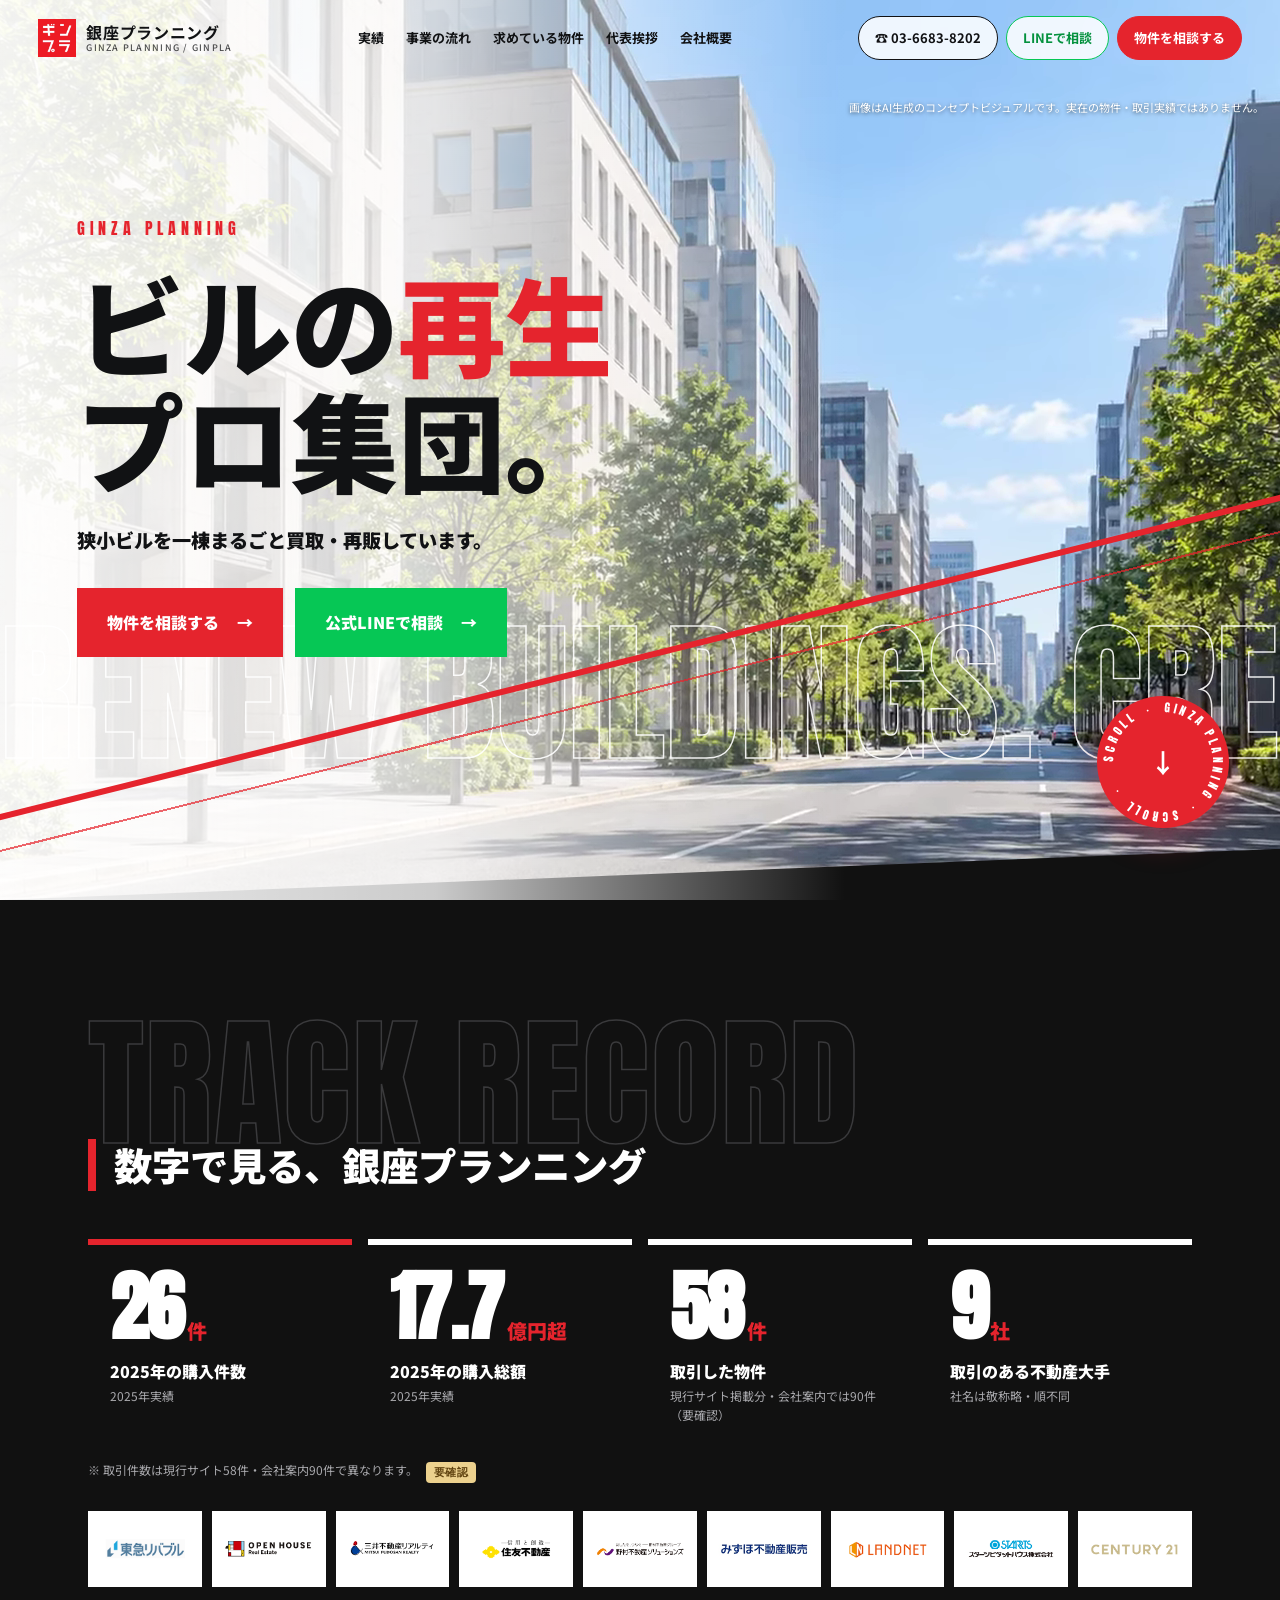
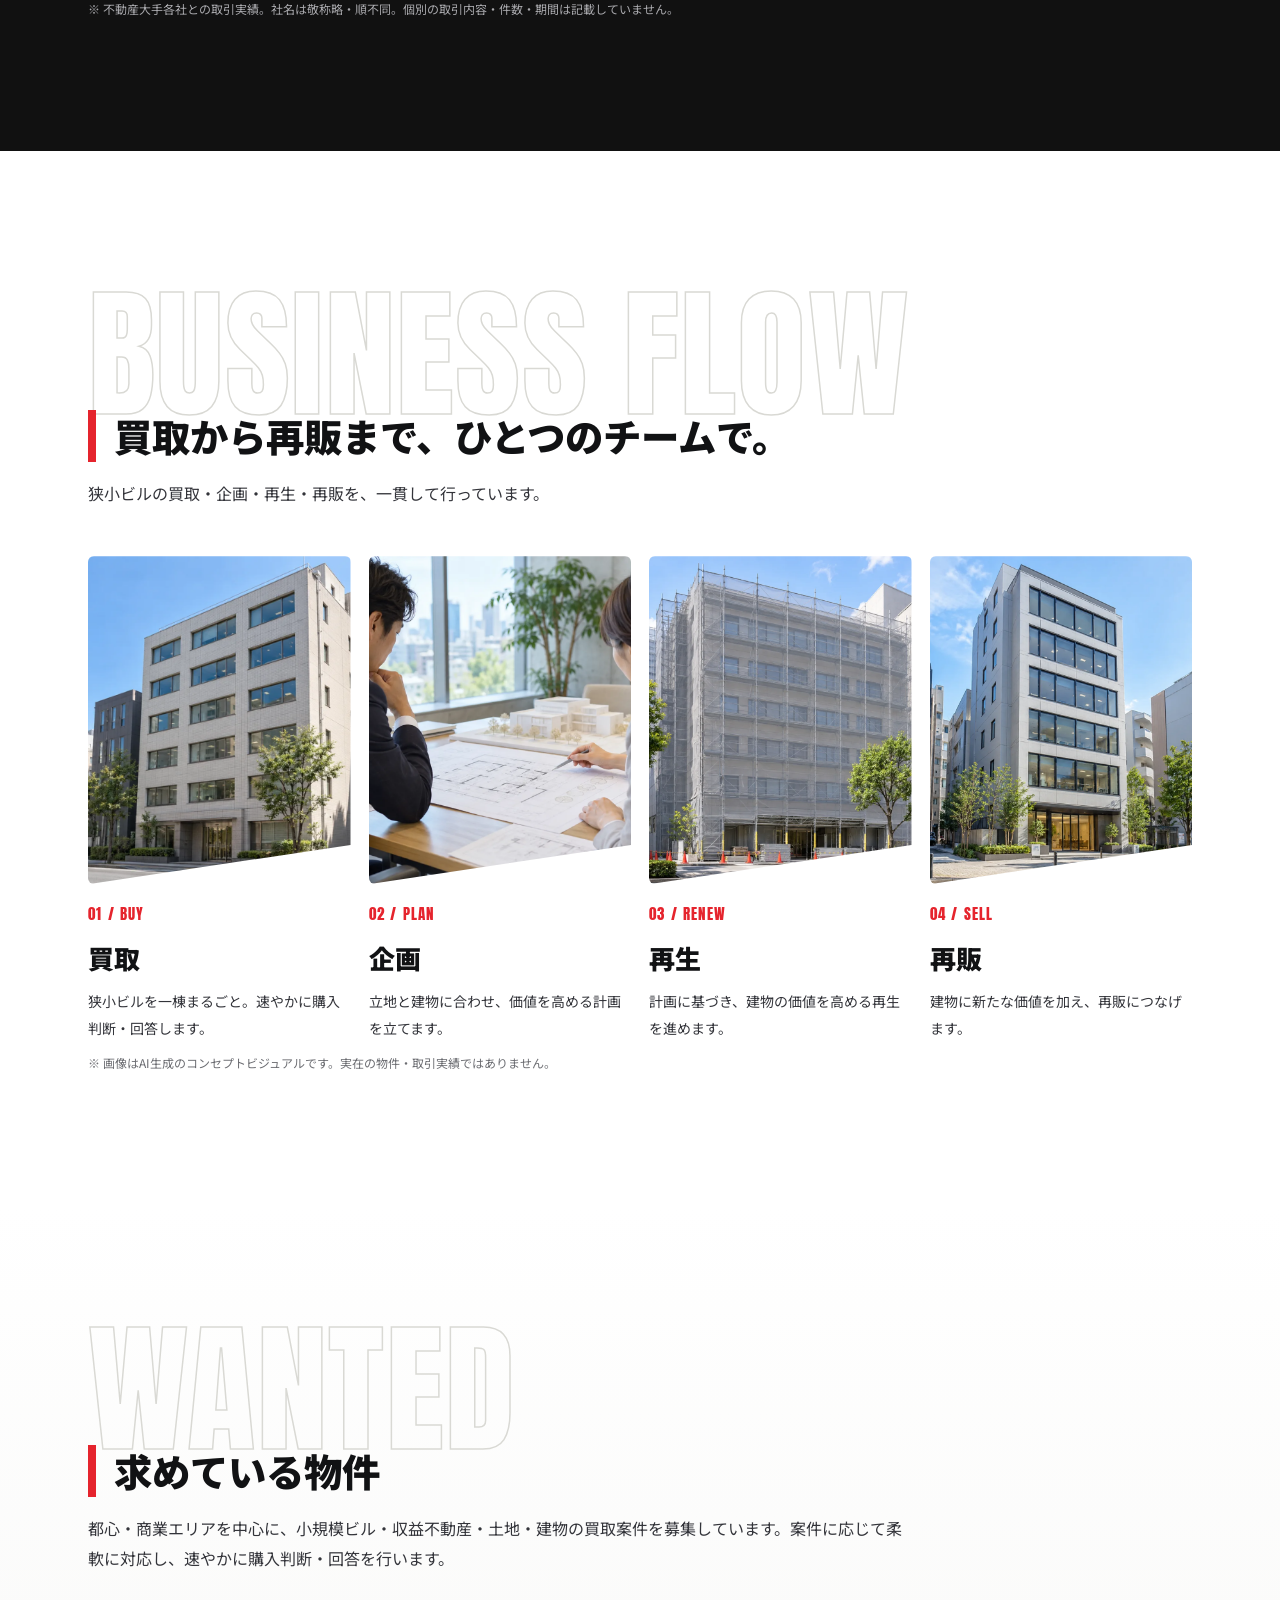
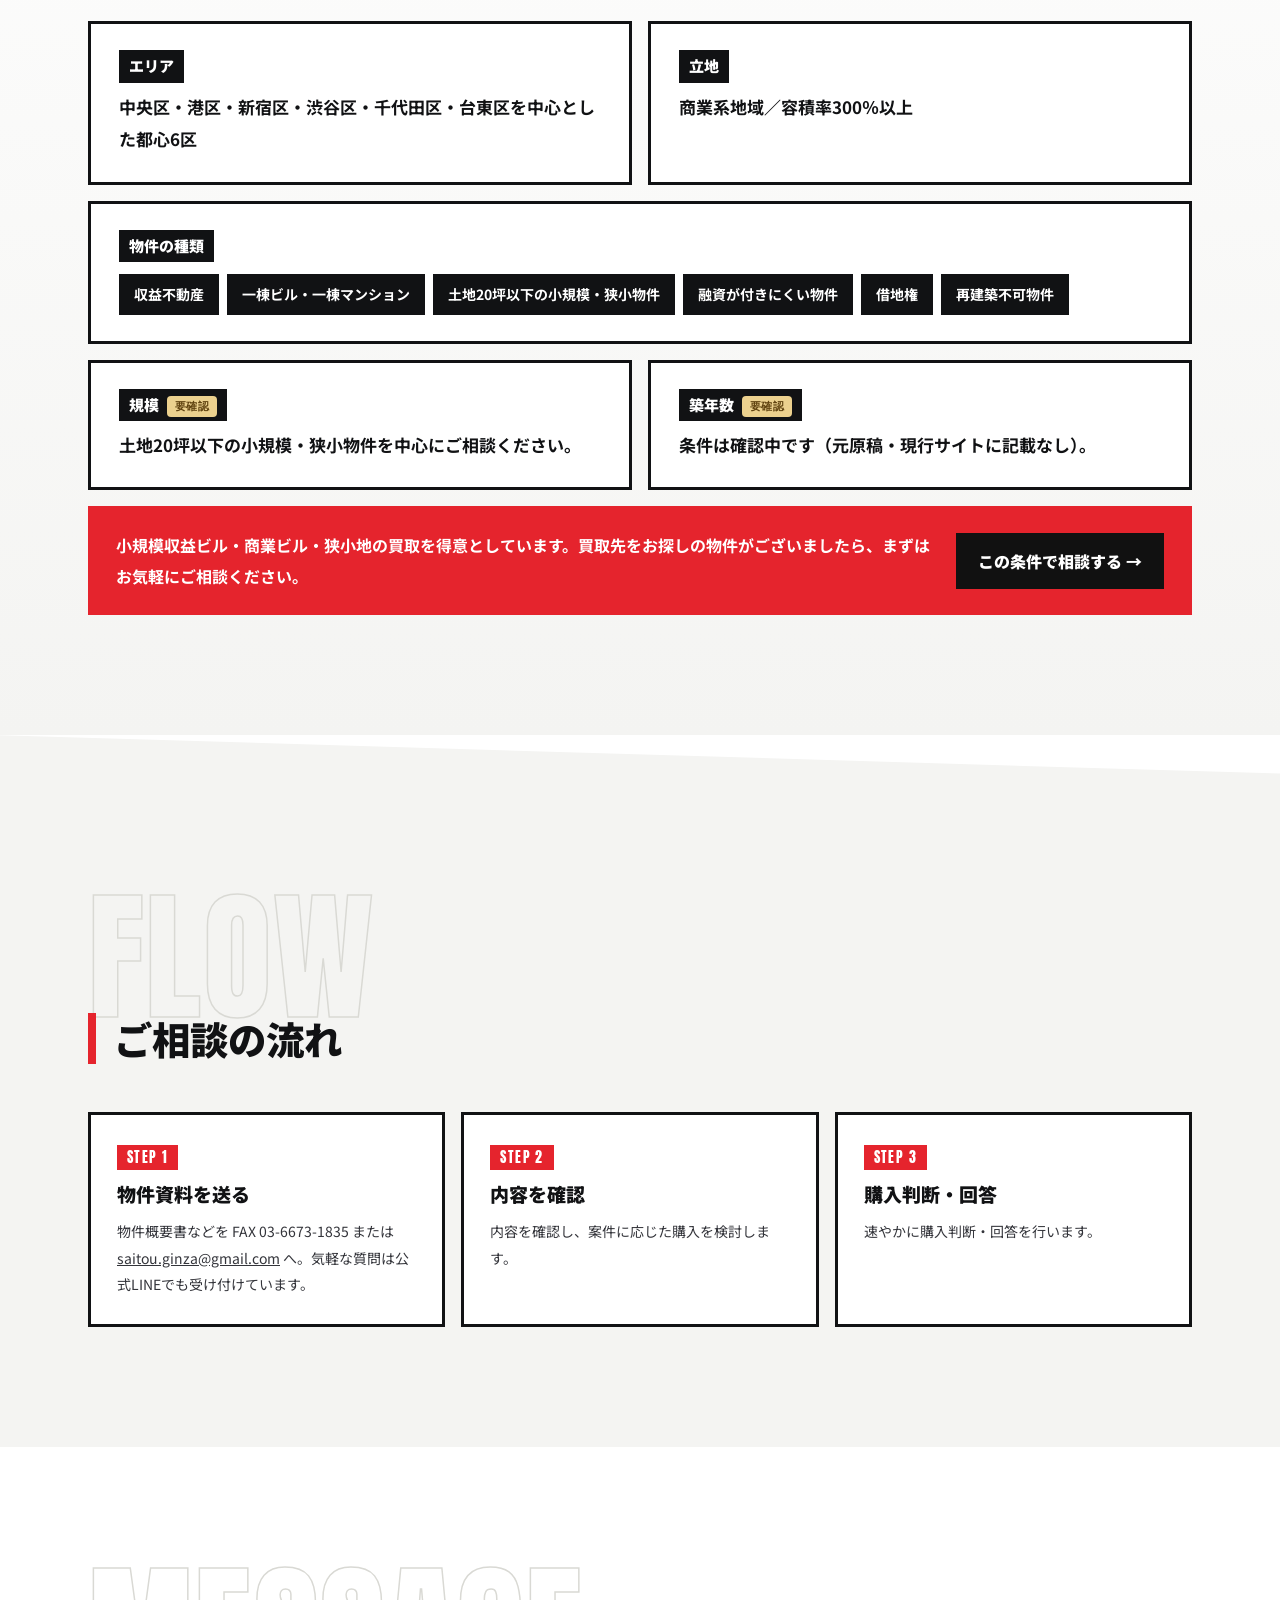
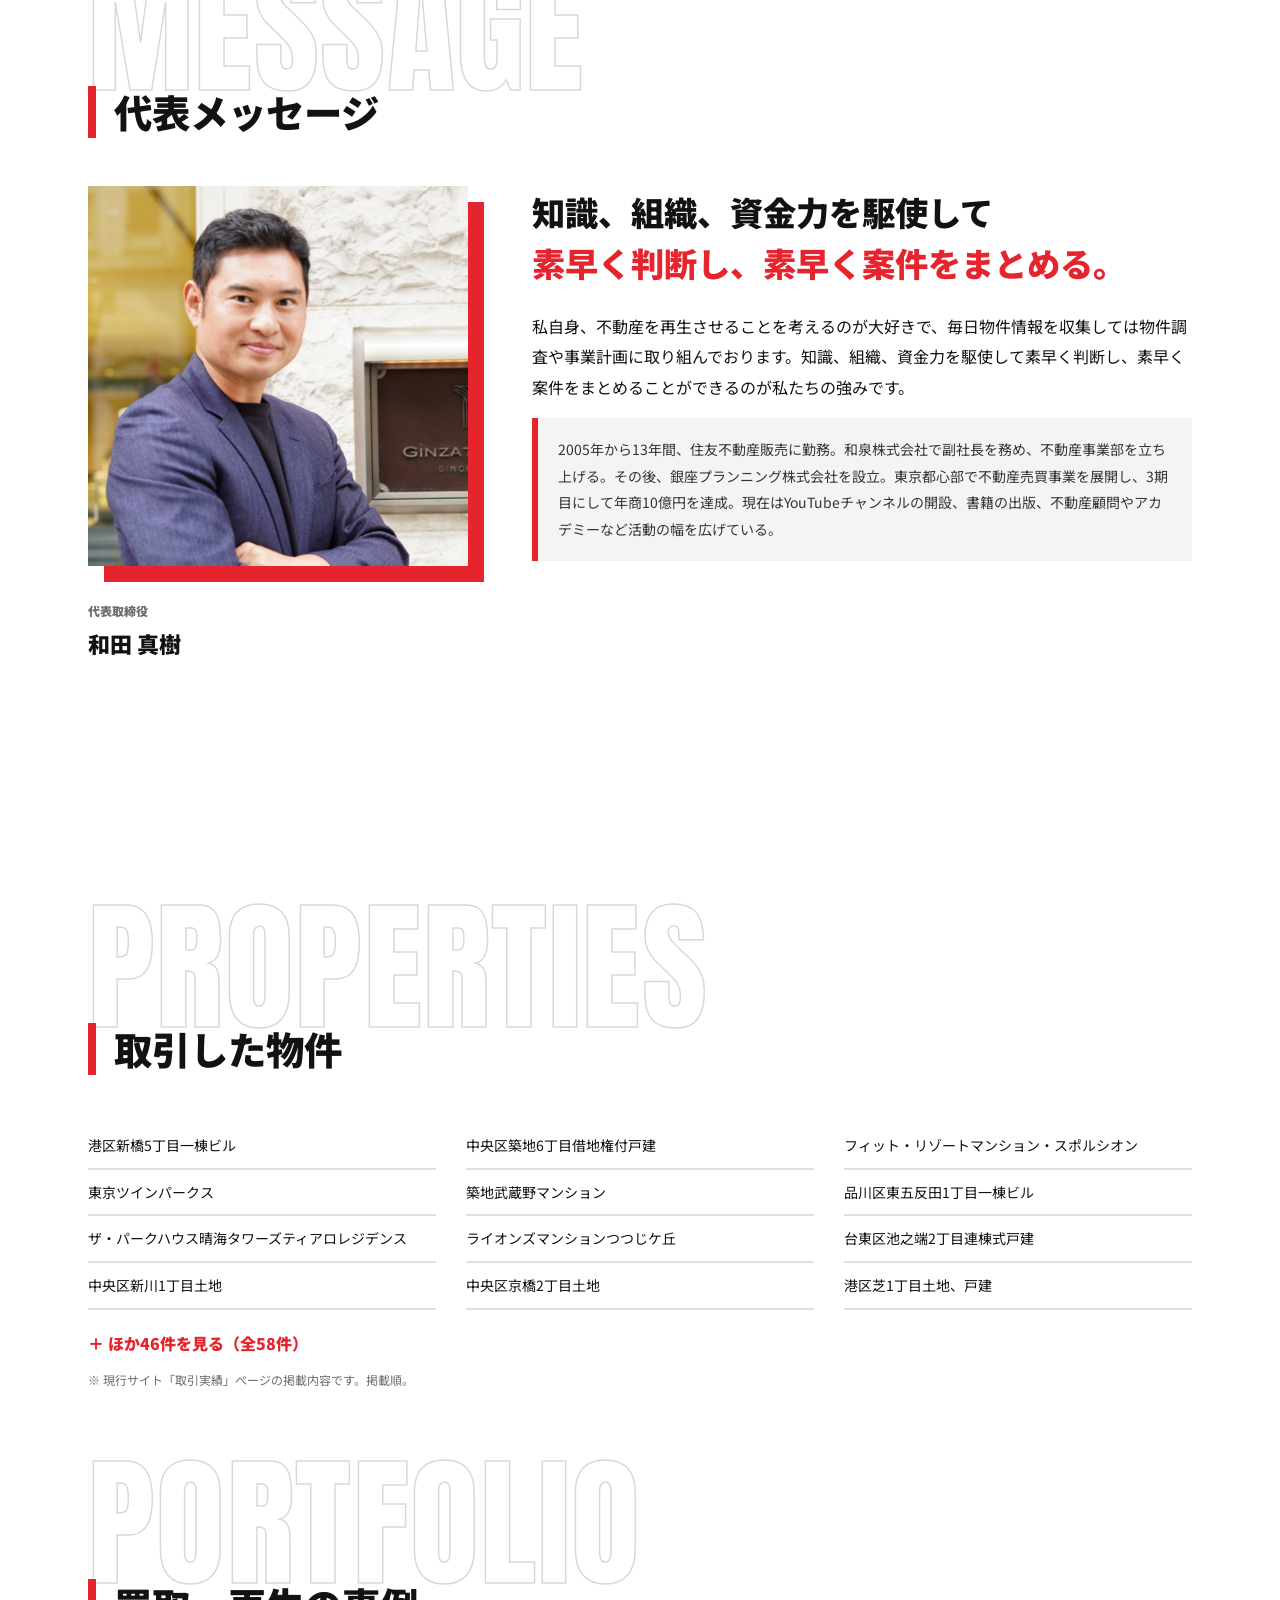
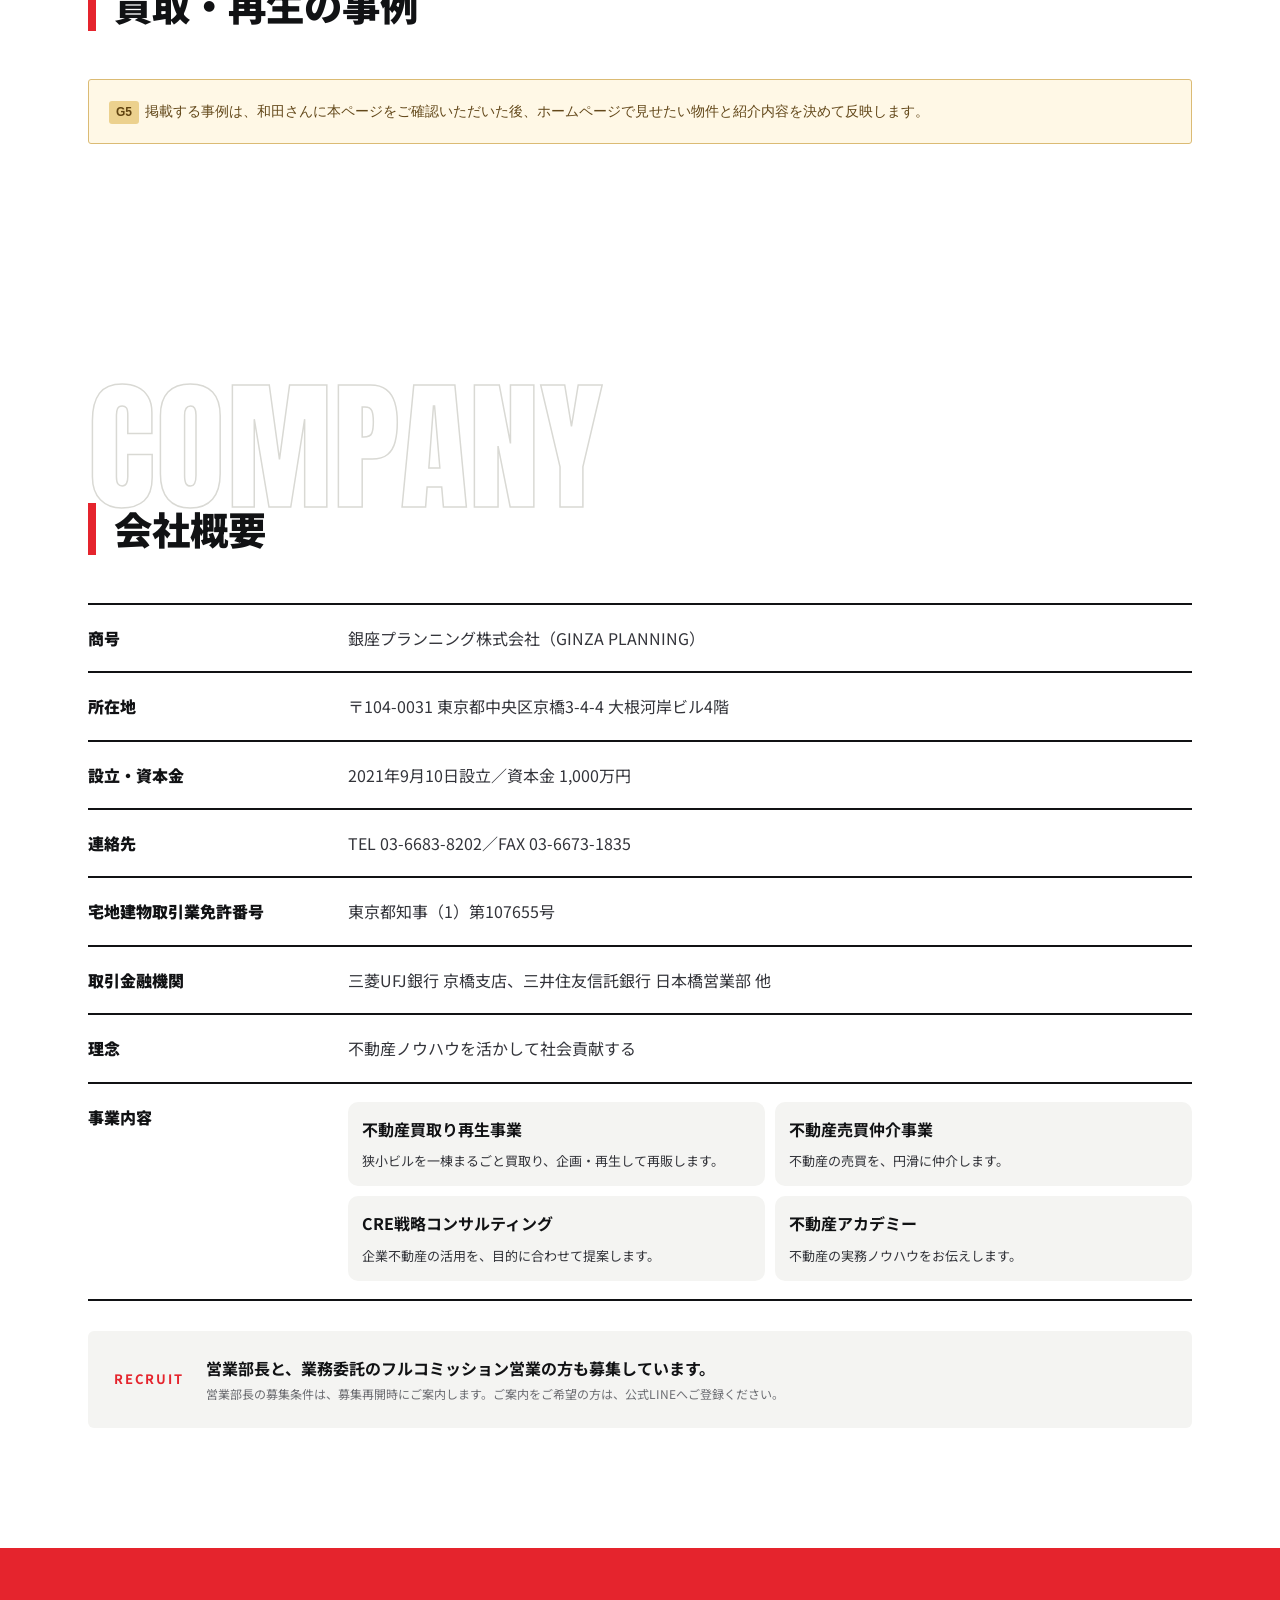
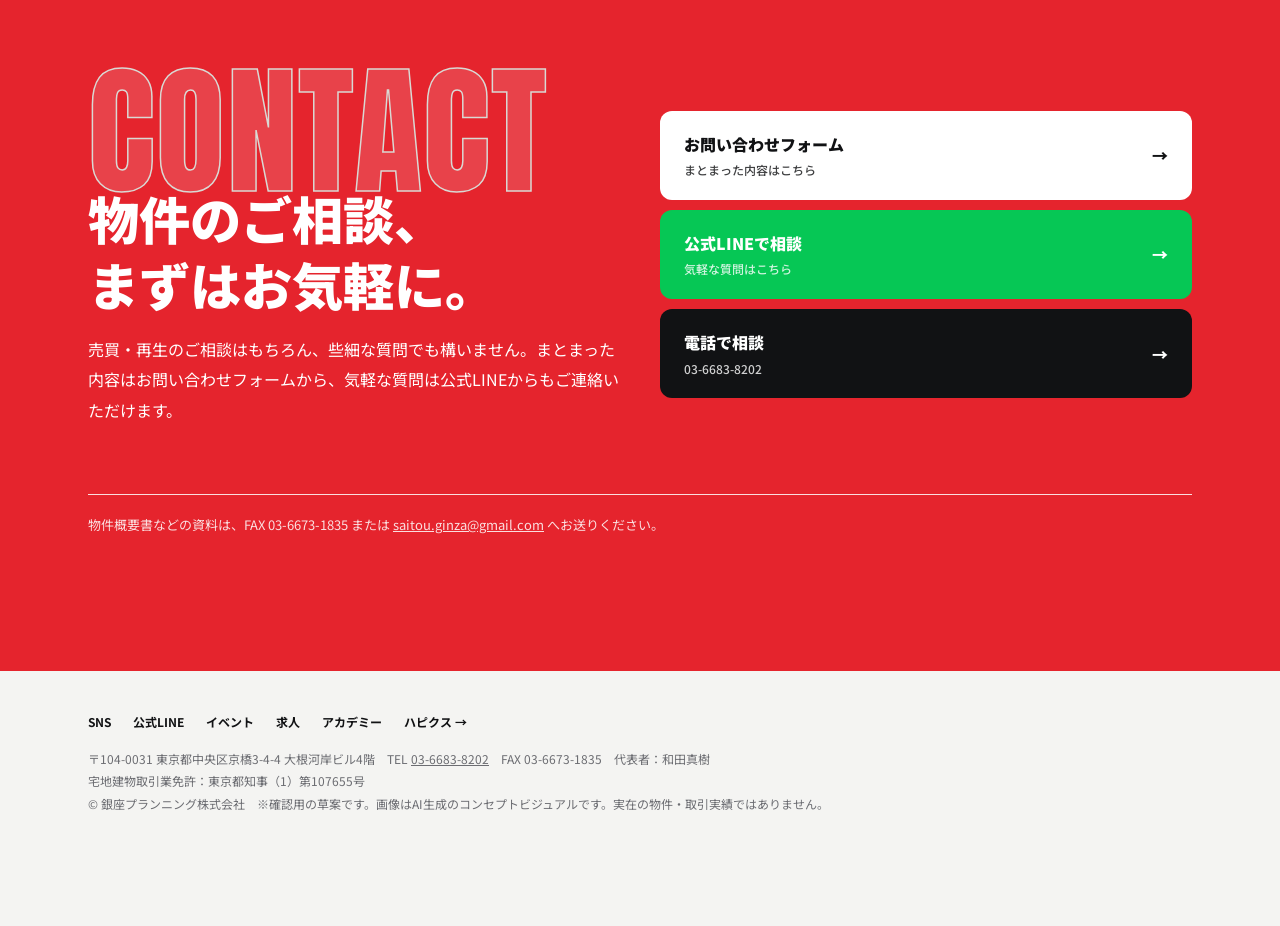
<file: ginpla-a.html>
<!doctype html>
<html lang="ja"><head><meta charset="utf-8"><meta name="viewport" content="width=device-width,initial-scale=1">
<meta name="robots" content="noindex,nofollow"><meta name="description" content="銀座プランニングの確認用LP（背景動画と文字の演出で印象を残す案）">
<title>銀座プランニング｜A案 動画で魅せる（確認用）</title><link rel="icon" href="assets/ginpla/favicon-32.png" sizes="32x32">
<link rel="preconnect" href="https://fonts.googleapis.com"><link rel="preconnect" href="https://fonts.gstatic.com" crossorigin>
<link href="https://fonts.googleapis.com/css2?family=Anton&family=Noto+Sans+JP:wght@400;500;700;900&display=swap" rel="stylesheet">
<style>img{height:auto}h1,h2,h3,blockquote,.pull,.state p,.wcard p,.lead{word-break:auto-phrase;overflow-wrap:anywhere;text-wrap:balance}.sp{display:none}@media(max-width:820px){.sp{display:inline}}.ask-wrap{display:block;background:#fff8e6;border:1px solid #dbbb74;color:#63481a;padding:12px 14px;border-radius:3px;font-size:13px;line-height:1.8;font-family:'Hiragino Sans',sans-serif}.ask-wrap small{display:block;font-size:12px;margin-top:4px}.ask{display:inline-block;padding:0 7px;margin-right:6px;font-weight:700;background:#ecd18e;color:#604310;border-radius:3px;font-size:12px}.ask-box{background:#fff8e6;border:1px solid #dbbb74;color:#63481a;padding:18px 20px;border-radius:3px;font-size:14px;line-height:1.9;font-family:'Hiragino Sans',sans-serif}.brand-txt{display:flex;flex-direction:column;line-height:1.25;font-family:'Hiragino Sans','Noto Sans JP',sans-serif}.brand-txt b{font-size:16px;font-weight:700;letter-spacing:.04em}.brand-txt small{font-size:9px;letter-spacing:.14em;opacity:.75;font-weight:500}.tmp{display:inline-block;vertical-align:middle;margin-left:8px;padding:1px 8px;border-radius:4px;background:#ecd18e;color:#604310;font-size:11px;font-weight:700;line-height:1.7;font-family:'Hiragino Sans',sans-serif;letter-spacing:.04em}
*{box-sizing:border-box}html{scroll-behavior:smooth;scroll-padding-top:84px;overflow-x:clip}
body{margin:0;background:var(--bg);color:var(--text);font-family:var(--font);font-size:16px;line-height:1.9;-webkit-font-smoothing:antialiased;overflow-x:clip}
a{color:inherit}img{display:block;max-width:100%}
.wrap{max-width:1200px;margin:0 auto;padding:0 clamp(18px,4vw,48px)}
.hdr{position:fixed;inset:0 0 auto;z-index:60;transition:background .35s,box-shadow .35s}
.hdr.scrolled{background:rgba(255,255,255,.96);box-shadow:0 1px 0 var(--line);backdrop-filter:blur(10px);-webkit-backdrop-filter:blur(10px)}
.hwrap{height:76px;display:flex;align-items:center;justify-content:space-between;gap:18px;padding:0 clamp(16px,3vw,40px)}
.brand{display:flex;align-items:center;gap:10px;text-decoration:none;color:var(--ink)}.brand img{width:38px;height:38px}
.hdr nav{display:flex;gap:22px;font-size:13px;font-weight:700;color:var(--ink)}.hdr nav a{text-decoration:none}.hdr nav a:hover{color:var(--red)}
.acts{display:flex;gap:8px}
.act{display:inline-flex;align-items:center;padding:9px 16px;border-radius:999px;font-size:13px;font-weight:700;text-decoration:none;border:1.5px solid var(--ink);color:var(--ink);background:rgba(255,255,255,.85);white-space:nowrap;transition:transform .2s,background .2s,color .2s}
.act:hover{transform:translateY(-2px)}
.act.line{border-color:#06c755;color:#04913e}.act.line:hover{background:#06c755;color:#fff}
.act.red{background:var(--red);border-color:var(--red);color:#fff}
.sec{padding:120px 0;position:relative}
.sec-head{position:relative;margin:0 0 48px}
.sec-en{display:block;font-family:var(--en);line-height:.9;color:var(--en-color);font-size:var(--en-size);letter-spacing:.01em;white-space:nowrap;pointer-events:none}
.sec-head h2{margin:-.2em 0 0;position:relative;color:var(--ink);font-size:clamp(26px,3vw,40px);font-weight:900;line-height:1.35}
.sec-lead{margin:16px 0 0;max-width:820px}
.cap{font-size:12px;color:var(--mute);line-height:1.7;margin-top:12px}
.nums{display:grid;grid-template-columns:repeat(4,1fr);gap:16px}
.n b{display:block;white-space:nowrap;font-family:var(--num);color:var(--ink);font-size:clamp(56px,6vw,96px);line-height:1;letter-spacing:-.02em}
.n b small{font-family:var(--font);font-weight:900;font-size:.26em;color:var(--red);margin-left:4px;letter-spacing:0}
.n b.done{animation:don .45s cubic-bezier(.2,1.8,.4,1)}
@keyframes don{40%{transform:scale(1.14)}}
.n p{margin:10px 0 0;font-weight:900;color:var(--ink)}
.n .n-note{display:block;font-size:12px;color:var(--mute);line-height:1.6}
.logos{display:grid;grid-template-columns:repeat(9,1fr);gap:10px;margin-top:28px}
.logos div{background:#fff;border:1px solid var(--line);border-radius:10px;height:76px;display:grid;place-items:center;padding:0 8px}
.logos img{max-height:28px;max-width:100%;object-fit:contain}
.steps{display:grid;grid-template-columns:repeat(4,1fr);gap:18px;max-width:1200px;margin:0 auto;padding:0 clamp(18px,4vw,48px)}
.step figure{margin:0;overflow:hidden;border-radius:var(--radius);aspect-ratio:4/5;background:#ddd}
.step img{width:100%;height:100%;object-fit:cover;transition:transform 1s cubic-bezier(.2,.8,.2,1)}
.step:hover img{transform:scale(1.06)}
.step-no{display:block;margin-top:16px;font-family:var(--en);font-size:15px;color:var(--red);letter-spacing:.08em}
.step h3{margin:4px 0 6px;font-size:26px;font-weight:900;color:var(--ink)}
.step p{margin:0;font-size:14px}
.wgrid{display:grid;grid-template-columns:1fr 1fr;gap:16px}
.wc{background:#fff;border:1px solid var(--line);border-radius:var(--radius);padding:26px 28px}
.wc.full{grid-column:1/-1}
.wc h3{margin:0 0 8px;font-size:15px;color:var(--red);font-weight:900}
.wc p{margin:0;font-size:17px;font-weight:700;color:var(--ink)}
.tags{list-style:none;margin:4px 0 0;padding:0;display:flex;flex-wrap:wrap;gap:8px}
.tags li{border:1.5px solid var(--ink);border-radius:999px;padding:6px 14px;font-size:14px;font-weight:700;color:var(--ink);background:#fff}
.fact{margin-top:16px;display:flex;flex-wrap:wrap;gap:16px;align-items:center;justify-content:space-between;background:var(--ink);color:#fff;border-radius:var(--radius);padding:24px 28px}
.fact p{margin:0;flex:1 1 420px;font-weight:700}
.btn-red{display:inline-flex;align-items:center;padding:13px 22px;border-radius:999px;background:var(--red);color:#fff;font-weight:900;text-decoration:none;transition:transform .2s cubic-bezier(.2,1.6,.4,1)}
.btn-red:hover{transform:scale(1.05)}
.csteps{list-style:none;margin:0;padding:0;display:grid;grid-template-columns:repeat(3,1fr);gap:16px}
.csteps li{background:#fff;border:1px solid var(--line);border-radius:var(--radius);padding:26px}
.csteps span{font-family:var(--en);color:var(--red);letter-spacing:.1em;font-size:14px}
.csteps h3{margin:4px 0 6px;font-size:19px;font-weight:900;color:var(--ink)}.csteps p{margin:0;font-size:14px}
.rep{display:grid;grid-template-columns:380px 1fr;gap:clamp(30px,5vw,72px);align-items:start}
.rep-ph img{width:100%;aspect-ratio:1;object-fit:cover;border-radius:var(--radius)}
.rep .nm{margin:18px 0 0;font-weight:900;font-size:22px;color:var(--ink)}.rep .nm small{display:block;font-size:12px;color:var(--mute)}
.pull{margin:0 0 22px;font-size:clamp(24px,2.6vw,36px);font-weight:900;line-height:1.55;color:var(--ink)}
.pull em{font-style:normal;color:var(--red)}
.msg{margin:0 0 16px;color:var(--ink)}
.bio{margin:0;font-size:14px;background:var(--soft);border-radius:12px;padding:18px 20px}
.props{list-style:none;padding:0;margin:0;columns:3;column-gap:30px;font-size:14px;color:var(--ink)}
.props li{break-inside:avoid;padding:9px 0;border-bottom:1px solid var(--line)}
details summary{cursor:pointer;list-style:none;display:inline-block;margin-top:18px;font-weight:900;color:var(--red)}
details summary::-webkit-details-marker{display:none}
.g5{margin-top:70px}
.specs{margin:0;border-top:2px solid var(--ink)}
.specs>div{display:grid;grid-template-columns:240px 1fr;gap:20px;padding:18px 0;border-bottom:1px solid var(--line)}
.specs dt{font-weight:900;color:var(--ink)}.specs dd{margin:0}
.biz{list-style:none;margin:0;padding:0;display:grid;grid-template-columns:1fr 1fr;gap:10px}
.biz li{background:var(--soft);border-radius:10px;padding:12px 14px}.biz b{display:block;color:var(--ink)}.biz span{font-size:13px}
.recruit{display:flex;gap:22px;align-items:center;background:var(--soft);border-radius:var(--radius);padding:22px 26px;margin-top:30px}
.recruit b{color:var(--red);letter-spacing:.14em;font-size:13px;white-space:nowrap}
.recruit p{margin:0;font-weight:700;color:var(--ink)}.recruit small{display:block;font-weight:400;color:var(--mute);font-size:12px}
.contact .wrap{display:grid;grid-template-columns:1fr 1fr;gap:40px;align-items:center}
.contact h2{margin:-.2em 0 16px;position:relative;font-size:clamp(32px,4vw,54px);font-weight:900;line-height:1.3}
.clist{display:grid;gap:10px}
.cbtn{display:flex;align-items:center;justify-content:space-between;gap:18px;padding:18px 24px;border-radius:12px;font-weight:900;text-decoration:none;transition:transform .2s,box-shadow .2s}
.cbtn:hover{transform:translateY(-3px);box-shadow:0 12px 26px rgba(0,0,0,.15)}
.cbtn small{display:block;font-size:12px;font-weight:500;opacity:.8}
.cbtn.line{background:#06c755;color:#fff}
.docs{grid-column:1/-1;font-size:13px;padding-top:18px;border-top:1px solid currentColor;opacity:.85}
footer{padding:40px 0 110px;font-size:12px;color:var(--mute);background:var(--soft)}
footer nav{display:flex;flex-wrap:wrap;gap:10px 22px;margin-bottom:14px;color:var(--ink);font-weight:700}footer nav a{text-decoration:none}
footer .ask-wrap{margin-top:12px;max-width:640px}
.sticky{display:none}
.rv{opacity:0;transform:translateY(26px);transition:opacity .8s cubic-bezier(.2,.8,.2,1),transform .8s cubic-bezier(.2,.8,.2,1)}.rv.in{opacity:1;transform:none}
.no-js .rv{opacity:1;transform:none}
@media(max-width:1100px){.hdr nav{display:none}.logos{grid-template-columns:repeat(5,1fr)}}
@media(max-width:860px){.hwrap{height:62px}.acts .act:not(.red){display:none}
.sec{padding:80px 0}.nums{grid-template-columns:1fr 1fr;gap:12px}.n b{font-size:46px}.n b small{font-size:.32em}.logos{grid-template-columns:repeat(3,1fr)}.logos div{height:62px}
.steps{grid-template-columns:1fr 1fr;gap:14px}.step h3{font-size:21px}.wgrid{grid-template-columns:1fr}.csteps{grid-template-columns:1fr}
.rep{grid-template-columns:1fr}.rep-ph{max-width:260px}.props{columns:1}.specs>div{grid-template-columns:1fr;gap:2px}.biz{grid-template-columns:1fr}
.recruit{flex-direction:column;align-items:flex-start;gap:6px}.contact .wrap{grid-template-columns:1fr}
.sticky{display:grid;grid-template-columns:1fr 1fr;gap:8px;position:fixed;left:0;right:0;bottom:0;z-index:70;padding:10px 12px calc(10px + env(safe-area-inset-bottom));background:rgba(255,255,255,.96);border-top:1px solid var(--line)}
.sticky a{display:flex;align-items:center;justify-content:center;padding:13px 8px;border-radius:10px;font-weight:700;font-size:14px;text-decoration:none;border:1.5px solid var(--ink);color:var(--ink)}
.sticky a.line{background:#06c755;border-color:#06c755;color:#fff}}
@media(prefers-reduced-motion:reduce){*,*::before,*::after{animation:none!important;transition:none!important}.rv{opacity:1;transform:none}html{scroll-behavior:auto}[data-speed]{transform:none!important}}

:root{--bg:#fff;--soft:#f4f4f2;--ink:#111214;--text:#33343a;--mute:#6c6d72;--line:#e1e1dc;--red:#e5242d;--radius:6px;
--font:"Noto Sans JP","Hiragino Sans",sans-serif;--en:"Anton",sans-serif;--num:"Anton",sans-serif;--en-color:#efefec;--en-size:clamp(70px,11vw,170px)}
/* hero */
.hero{position:relative;height:100svh;min-height:640px;max-height:980px;overflow:hidden;background:#dfe5ea}
.hero video,.hero .poster{position:absolute;inset:0;width:100%;height:100%;object-fit:cover}
.hero::before{content:"";position:absolute;inset:0;z-index:1;background:linear-gradient(90deg,rgba(255,255,255,.94) 0%,rgba(255,255,255,.78) 34%,rgba(255,255,255,0) 66%)}
.slash{position:absolute;z-index:2;left:-10%;top:94%;width:130%;height:6px;background:var(--red);transform:rotate(-14deg) scaleX(0);transform-origin:left;animation:slash 1s cubic-bezier(.7,0,.2,1) 1.5s forwards}
.slash.s2{top:98%;height:2px;animation-delay:1.7s;opacity:.7}
@keyframes slash{to{transform:rotate(-14deg) scaleX(1)}}
.hero-in{position:relative;z-index:3;height:100%;display:flex;flex-direction:column;justify-content:center;padding:90px clamp(18px,6vw,96px) 120px}
.kick{margin:0 0 20px;font-family:var(--en);font-size:16px;letter-spacing:.3em;color:var(--red);opacity:0;animation:fade .6s .2s forwards}
.hero h1{margin:0;color:var(--ink);font-weight:900;font-size:clamp(54px,8.4vw,132px);line-height:1.08;letter-spacing:-.01em}
.ch{display:inline-block;opacity:0;animation:dropIn .55s cubic-bezier(.2,1.5,.4,1) forwards;animation-delay:calc(var(--d) + .35s)}
@keyframes dropIn{0%{opacity:0;transform:scale(1.9);filter:blur(10px)}60%{opacity:1;filter:blur(0)}100%{opacity:1;transform:none}}
.hero h1 .r{color:var(--red)}
.hero .sub{margin:26px 0 0;font-size:clamp(17px,1.5vw,21px);font-weight:900;color:var(--ink);opacity:0;animation:fade .7s 1.5s forwards}
.hero .btns{display:flex;flex-wrap:wrap;gap:12px;margin-top:30px;opacity:0;animation:fade .7s 1.7s forwards}
@keyframes fade{from{opacity:0;transform:translateY(12px)}to{opacity:1;transform:none}}
.hbtn{display:inline-flex;align-items:center;gap:18px;padding:17px 28px;font-weight:900;text-decoration:none;color:var(--ink);background:#fff;border:2px solid var(--ink);transition:transform .2s cubic-bezier(.2,1.6,.4,1),background .2s,color .2s}
.hbtn:hover{transform:translateY(-3px)}.hbtn.red{background:var(--red);border-color:var(--red);color:#fff}.hbtn.line{background:#06c755;border-color:#06c755;color:#fff}
.giant{position:absolute;z-index:1;left:0;bottom:-.16em;white-space:nowrap;font-family:var(--en);font-size:clamp(90px,12vw,190px);line-height:1;color:transparent;-webkit-text-stroke:1.5px rgba(255,255,255,.9);animation:slide 40s linear infinite;pointer-events:none}
@keyframes slide{to{transform:translateX(-50%)}}
.badge{position:absolute;z-index:3;right:clamp(16px,4vw,60px);bottom:clamp(30px,8vh,80px);width:132px;height:132px;border-radius:50%;background:var(--red);color:#fff;display:grid;place-items:center;text-decoration:none;box-shadow:0 14px 30px rgba(229,36,45,.35)}
.badge svg{position:absolute;inset:0;animation:spin 14s linear infinite}
.badge text{font-family:"Anton";font-size:11.5px;letter-spacing:3px;fill:#fff}
.badge b{font-size:26px}
@keyframes spin{to{transform:rotate(360deg)}}
.note{position:absolute;z-index:3;right:16px;top:86px;font-size:11px;color:#fff;text-shadow:0 1px 4px rgba(0,0,0,.6)}
/* sections tweaks */
.sec-head h2{padding-left:18px;border-left:8px solid var(--red)}
.numbers{background:var(--soft)}
.n{background:#fff;border-top:6px solid var(--ink);padding:24px 22px;border-radius:0}
.n:nth-child(1){border-top-color:var(--red)}
.flow .steps .step{transition-delay:calc(var(--i,0)*.1s)}
.step figure{clip-path:polygon(0 0,100% 0,100% 88%,0 100%)}
.wanted{background:linear-gradient(180deg,#fff,var(--soft))}

.message .rep-ph img{border-radius:0;box-shadow:16px 16px 0 var(--red);margin-bottom:34px}
.contact{background:var(--red);color:#fff;overflow:hidden}
.contact .sec-en{color:rgba(255,255,255,.14)}
.contact h2{color:#fff}
.cbtn.form{background:#fff;color:var(--ink)}.cbtn.tel{background:var(--ink);color:#fff}

/* === A：強さ。黒い帯・斜めの区切り・角ばった太枠 === */
.hdr.scrolled{background:#111;box-shadow:none}.hdr.scrolled .brand,.hdr.scrolled nav{color:#fff}.hdr.scrolled .brand-txt b{color:#fff}
.hdr.scrolled .act.tel{background:transparent;color:#fff;border-color:#fff}
.sec-en{color:transparent;-webkit-text-stroke:1.5px #d9d9d4}
.numbers{background:#111;color:#fff;clip-path:polygon(0 4vw,100% 0,100% 100%,0 100%);margin-top:-4vw;padding-top:calc(120px + 4vw)}
.numbers .sec-head h2{color:#fff}.numbers .sec-en{-webkit-text-stroke-color:#3a3a3c}
.numbers .n{background:transparent;border-top:6px solid #fff}.numbers .n:nth-child(1){border-top-color:var(--red)}
.numbers .n b{color:#fff}.numbers .n p{color:#fff}.numbers .n .n-note,.numbers .cap{color:#a9a9ad}
.numbers .logos div{border-radius:0;border:0}
.flow{padding-top:140px}
.wc,.csteps li{border-radius:0;border:3px solid var(--ink)}
.wc h3{display:inline-block;background:var(--ink);color:#fff;padding:2px 10px}
.tags li{border-radius:0;background:var(--ink);color:#fff}
.fact{border-radius:0;background:var(--red)}.fact .btn-red{background:#111;border-radius:0}
.consult{background:var(--soft);clip-path:polygon(0 0,100% 3vw,100% 100%,0 100%);padding-top:calc(120px + 3vw)}
.csteps li{background:#fff}.csteps span{background:var(--red);color:#fff;padding:2px 10px}
.bio{border-radius:0;border-left:6px solid var(--red)}
.specs>div{border-bottom:2px solid var(--ink)}
.props li{border-bottom:2px solid var(--line)}

@media(max-width:860px){.hero{max-height:none;min-height:640px}.hero::before{background:linear-gradient(180deg,rgba(255,255,255,.9) 0%,rgba(255,255,255,.8) 55%,rgba(255,255,255,.2) 100%)}
.hero-in{justify-content:flex-start;padding-top:96px}.hero h1{font-size:50px}.badge{width:96px;height:96px;bottom:90px}.badge b{font-size:20px}.badge text{font-size:9px}.hbtn{width:100%;justify-content:space-between}.slash{top:84%}.slash.s2{top:87%}.note{top:auto;bottom:8px;right:8px}}
@media(prefers-reduced-motion:reduce){.ch,.kick,.hero .sub,.hero .btns{opacity:1}.slash{transform:rotate(-14deg)}}
</style></head>

<body class="no-js"><header class="hdr "><div class="hwrap"><a class="brand" href="#top"><img src="assets/hapix/ginpla-logo-red-128.png" alt="ギンプラ ロゴ" width="38" height="38"><span class="brand-txt"><b>銀座プランニング</b><small>GINZA PLANNING / GINPLA</small></span></a>
<nav><a href="#numbers">実績</a><a href="#flow">事業の流れ</a><a href="#wanted">求めている物件</a><a href="#message">代表挨拶</a><a href="#company">会社概要</a></nav>
<div class="acts"><a class="act tel" href="tel:0366838202">☎ 03-6683-8202</a><a class="act line" href="https://page.line.me/199jpqpa?openQrModal=true" target="_blank" rel="noopener">LINEで相談</a><a class="act red" href="#contact">物件を相談する</a></div></div></header><main id="top"><section class="hero" aria-label="銀座プランニング">
  <video autoplay muted loop playsinline preload="metadata" poster="assets/ginpla/lp3/hero-poster.jpg" aria-hidden="true">
    <source src="assets/ginpla/lp3/hero-loop-sp.mp4" type="video/mp4" media="(max-width:860px)">
    <source src="assets/ginpla/lp3/hero-loop.webm" type="video/webm"><source src="assets/ginpla/lp3/hero-loop.mp4" type="video/mp4"></video>
  <span class="slash" aria-hidden="true"></span><span class="slash s2" aria-hidden="true"></span>
  <p class="giant" aria-hidden="true">RENEW BUILDINGS. CREATE VALUE. — RENEW BUILDINGS. CREATE VALUE. — </p>
  <div class="hero-in">
    <p class="kick">GINZA PLANNING</p>
    <h1 aria-label="ビルの再生プロ集団。"><span class="ch" style="--d:0.00s">ビ</span><span class="ch" style="--d:0.08s">ル</span><span class="ch" style="--d:0.16s">の</span><span class="r"><span class="ch" style="--d:0.24s">再</span><span class="ch" style="--d:0.34s">生</span></span><br><span class="ch" style="--d:0.50s">プ</span><span class="ch" style="--d:0.58s">ロ</span><span class="ch" style="--d:0.66s">集</span><span class="ch" style="--d:0.74s">団</span><span class="ch" style="--d:0.82s">。</span></h1>
    <p class="sub">狭小ビルを一棟まるごと<br class="sp">買取・再販しています。</p>
    <div class="btns"><a class="hbtn red" href="#contact">物件を相談する <span>→</span></a><a class="hbtn line" href="https://page.line.me/199jpqpa?openQrModal=true" target="_blank" rel="noopener">公式LINEで相談 <span>→</span></a></div>
  </div>
  <a class="badge" href="#numbers" aria-label="下へスクロール"><svg viewBox="0 0 132 132" aria-hidden="true"><defs><path id="c" d="M66,66 m-50,0 a50,50 0 1,1 100,0 a50,50 0 1,1 -100,0"/></defs><text><textPath href="#c">SCROLL ・ GINZA PLANNING ・ SCROLL ・ </textPath></text></svg><b>↓</b></a>
  <p class="note">画像はAI生成のコンセプトビジュアルです。実在の物件・取引実績ではありません。</p>
</section><section class="sec numbers" id="numbers"><div class="wrap"><div class="sec-head rv"><span class="sec-en" aria-hidden="true">TRACK RECORD</span><h2>数字で見る、銀座プランニング</h2></div>
<div class="nums"><div class="n rv"><b><span class="count" data-to="26" data-dec="0">26</span><small>件</small></b><p>2025年の購入件数</p><span class="n-note">2025年実績</span></div><div class="n rv"><b><span class="count" data-to="17.7" data-dec="1">17.7</span><small>億円超</small></b><p>2025年の購入総額</p><span class="n-note">2025年実績</span></div><div class="n rv"><b><span class="count" data-to="58" data-dec="0">58</span><small>件</small></b><p>取引した物件</p><span class="n-note">現行サイト掲載分・会社案内では90件（要確認）</span></div><div class="n rv"><b><span class="count" data-to="9" data-dec="0">9</span><small>社</small></b><p>取引のある不動産大手</p><span class="n-note">社名は敬称略・順不同</span></div></div><p class="cap">※ 取引件数は現行サイト58件・会社案内90件で異なります。<span class="tmp">要確認</span></p>
<div class="logos rv"><div><img src="assets/ginpla/partner-01-tokyu-livable.png" alt="東急リバブル" loading="lazy" decoding="async"></div><div><img src="assets/ginpla/partner-02-openhouse.png" alt="OPEN HOUSE" loading="lazy" decoding="async"></div><div><img src="assets/ginpla/partner-03-mitsui-realty.png" alt="三井不動産リアルティ" loading="lazy" decoding="async"></div><div><img src="assets/ginpla/partner-04-sumitomo.png" alt="住友不動産" loading="lazy" decoding="async"></div><div><img src="assets/ginpla/partner-05-nomura.png" alt="野村不動産ソリューションズ" loading="lazy" decoding="async"></div><div><img src="assets/ginpla/partner-06-mizuho.png" alt="みずほ不動産販売" loading="lazy" decoding="async"></div><div><img src="assets/ginpla/partner-07-landnet.png" alt="LANDNET" loading="lazy" decoding="async"></div><div><img src="assets/ginpla/partner-08-starts.png" alt="スターツピタットハウス" loading="lazy" decoding="async"></div><div><img src="assets/ginpla/partner-09-century21.png" alt="CENTURY21" loading="lazy" decoding="async"></div></div><p class="cap">※ 不動産大手各社との取引実績。社名は敬称略・順不同。個別の取引内容・件数・期間は記載していません。</p></div></section><section class="sec flow " id="flow"><div class="wrap"><div class="sec-head rv"><span class="sec-en" aria-hidden="true">BUSINESS FLOW</span><h2>買取から再販まで、ひとつのチームで。</h2><p class="sec-lead">狭小ビルの買取・企画・再生・再販を、一貫して行っています。</p></div></div>
<div class="steps-wrap"><div class="steps"><article class="step rv"><figure><img src="assets/ginpla/lp3/photo-before.webp" alt="再生前のビル外観（AI生成）" decoding="async"></figure><div class="step-txt"><span class="step-no">01 / BUY</span><h3>買取</h3><p>狭小ビルを一棟まるごと。速やかに購入判断・回答します。</p></div></article><article class="step rv"><figure><img src="assets/ginpla/lp3/photo-planning.webp" alt="企画の打ち合わせ（AI生成）" decoding="async"></figure><div class="step-txt"><span class="step-no">02 / PLAN</span><h3>企画</h3><p>立地と建物に合わせ、価値を高める計画を立てます。</p></div></article><article class="step rv"><figure><img src="assets/ginpla/lp3/photo-renovation.webp" alt="再生工事中のビル（AI生成）" decoding="async"></figure><div class="step-txt"><span class="step-no">03 / RENEW</span><h3>再生</h3><p>計画に基づき、建物の価値を高める再生を進めます。</p></div></article><article class="step rv"><figure><img src="assets/ginpla/lp3/photo-after.webp" alt="再生後のビル外観（AI生成）" decoding="async"></figure><div class="step-txt"><span class="step-no">04 / SELL</span><h3>再販</h3><p>建物に新たな価値を加え、再販につなげます。</p></div></article></div></div><div class="wrap"><p class="cap">※ 画像はAI生成のコンセプトビジュアルです。実在の物件・取引実績ではありません。</p></div></section><section class="sec wanted" id="wanted"><div class="wrap"><div class="sec-head rv"><span class="sec-en" aria-hidden="true">WANTED</span><h2>求めている物件</h2><p class="sec-lead">都心・商業エリアを中心に、小規模ビル・収益不動産・土地・建物の買取案件を募集しています。案件に応じて柔軟に対応し、速やかに購入判断・回答を行います。</p></div>
<div class="wgrid">
<div class="wc rv"><h3>エリア</h3><p>中央区・港区・新宿区・渋谷区・千代田区・台東区を中心とした都心6区</p></div>
<div class="wc rv"><h3>立地</h3><p>商業系地域／容積率300％以上</p></div>
<div class="wc full rv"><h3>物件の種類</h3><ul class="tags"><li>収益不動産</li><li>一棟ビル・一棟マンション</li><li>土地20坪以下の小規模・狭小物件</li><li>融資が付きにくい物件</li><li>借地権</li><li>再建築不可物件</li></ul></div>
<div class="wc rv"><h3>規模<span class="tmp">要確認</span></h3><p>土地20坪以下の小規模・狭小物件を中心にご相談ください。</p></div>
<div class="wc rv"><h3>築年数<span class="tmp">要確認</span></h3><p>条件は確認中です（元原稿・現行サイトに記載なし）。</p></div>
</div><div class="fact rv"><p>小規模収益ビル・商業ビル・狭小地の買取を得意としています。買取先をお探しの物件がございましたら、まずはお気軽にご相談ください。</p><a class="btn-red" href="#contact">この条件で相談する →</a></div></div></section><section class="sec consult" id="consult"><div class="wrap"><div class="sec-head rv"><span class="sec-en" aria-hidden="true">FLOW</span><h2>ご相談の流れ</h2></div>
<ol class="csteps">
<li class="rv"><span>STEP 1</span><h3>物件資料を送る</h3><p>物件概要書などを FAX 03-6673-1835 または <a href="mailto:saitou.ginza@gmail.com">saitou.ginza@gmail.com</a> へ。気軽な質問は公式LINEでも受け付けています。</p></li>
<li class="rv"><span>STEP 2</span><h3>内容を確認</h3><p>内容を確認し、案件に応じた購入を検討します。</p></li>
<li class="rv"><span>STEP 3</span><h3>購入判断・回答</h3><p>速やかに購入判断・回答を行います。</p></li>
</ol></div></section><section class="sec message" id="message"><div class="wrap"><div class="sec-head rv"><span class="sec-en" aria-hidden="true">MESSAGE</span><h2>代表メッセージ</h2></div>
<div class="rep"><div class="rep-ph rv"><img src="assets/ginpla/wada-profile.png" alt="代表取締役 和田真樹" width="500" height="500" loading="lazy"><p class="nm"><small>代表取締役</small>和田 真樹</p></div>
<div class="rv"><p class="pull">知識、組織、資金力を駆使して<br><em>素早く判断し、素早く案件をまとめる。</em></p><p class="msg">私自身、不動産を再生させることを考えるのが大好きで、毎日物件情報を収集しては物件調査や事業計画に取り組んでおります。知識、組織、資金力を駆使して素早く判断し、素早く案件をまとめることができるのが私たちの強みです。</p><p class="bio">2005年から13年間、住友不動産販売に勤務。和泉株式会社で副社長を務め、不動産事業部を立ち上げる。その後、銀座プランニング株式会社を設立。東京都心部で不動産売買事業を展開し、3期目にして年商10億円を達成。現在はYouTubeチャンネルの開設、書籍の出版、不動産顧問やアカデミーなど活動の幅を広げている。</p></div></div></div></section><section class="sec props-sec" id="record"><div class="wrap"><div class="sec-head rv"><span class="sec-en" aria-hidden="true">PROPERTIES</span><h2>取引した物件</h2></div>
<ul class="props rv"><li>港区新橋5丁目一棟ビル</li><li>東京ツインパークス</li><li>ザ・パークハウス晴海タワーズティアロレジデンス</li><li>中央区新川1丁目土地</li><li>中央区築地6丁目借地権付戸建</li><li>築地武蔵野マンション</li><li>ライオンズマンションつつじケ丘</li><li>中央区京橋2丁目土地</li><li>フィット・リゾートマンション・スポルシオン</li><li>品川区東五反田1丁目一棟ビル</li><li>台東区池之端2丁目連棟式戸建</li><li>港区芝1丁目土地、戸建</li></ul><details><summary>＋ ほか46件を見る（全58件）</summary><ul class="props"><li>渋谷区笹塚2丁目一棟ビル</li><li>荻窪マンション2階</li><li>杉並区高円寺北2丁目店舗</li><li>レガリア東麻布</li><li>南都留郡富士河口湖町富士ヶ嶺別荘地</li><li>中央区日本橋茅場町2丁目土地</li><li>港区芝2丁目一棟ビル</li><li>秀和第2築地レジデンス</li><li>狛江市和泉本町3丁目戸建</li><li>横浜市港北区新羽町戸建(再建築不可)</li><li>シティタワーズ豊洲ザ・ツイン</li><li>インペリアル浜田山</li><li>中央区日本橋茅場町2丁目一棟ビル</li><li>中央区築地2丁目一棟ビル</li><li>台東区日本堤1丁目一棟ビル</li><li>杉並区高井戸永谷マンション</li><li>勝どきザ・タワー</li><li>港区芝3丁目一棟ビル</li><li>ウインズ落合</li><li>台東区浅草5丁目戸建</li><li>中央区日本橋馬喰町1丁目一棟ビル</li><li>中央区月島1丁目借地権付テラスハウス</li><li>ニュー新橋ビル</li><li>ジュエル浜離宮</li><li>港区芝5丁目一棟店舗ビル</li><li>北区中里1丁目一棟ビル</li><li>ユニハイツ勝どき</li><li>杉並区永福3丁目一棟店舗</li><li>中央区日本橋浜町2丁目借地権店舗ビル</li><li>中央区築地6丁目店舗付戸建</li><li>新宿区新宿5丁目一棟ビル</li><li>新宿区高田馬場2丁目一棟ビル</li><li>エムロード学芸大</li><li>台東区浅草3丁目一棟ビル</li><li>イトーピア渋谷桜ケ丘</li><li>レグノヴェール明石町</li><li>中央区佃2丁目借地権付店舗</li><li>パークコート浜離宮ザ・タワー</li><li>中央区新富2丁目一棟ビル</li><li>中央区月島3丁目戸建</li><li>文京区本郷3丁目一棟ビル</li><li>八千代市大和田新田戸建</li><li>渋谷区東戸建</li><li>杉並区今川2丁目連棟式戸建</li><li>台東区入谷1丁目戸建</li><li>新宿区早稲田鶴巻町一棟ビル</li></ul></details>
<p class="cap">※ 現行サイト「取引実績」ページの掲載内容です。掲載順。</p>
<div class="g5 rv"><div class="sec-head rv"><span class="sec-en" aria-hidden="true">PORTFOLIO</span><h2>買取・再生の事例</h2></div><div class="ask-box"><span class="ask">G5</span>掲載する事例は、和田さんに本ページをご確認いただいた後、ホームページで見せたい物件と紹介内容を決めて反映します。</div></div></div></section><section class="sec company" id="company"><div class="wrap"><div class="sec-head rv"><span class="sec-en" aria-hidden="true">COMPANY</span><h2>会社概要</h2></div>
<dl class="specs rv"><div><dt>商号</dt><dd>銀座プランニング株式会社（GINZA PLANNING）</dd></div><div><dt>所在地</dt><dd>〒104-0031 東京都中央区京橋3-4-4 大根河岸ビル4階</dd></div><div><dt>設立・資本金</dt><dd>2021年9月10日設立／資本金 1,000万円</dd></div><div><dt>連絡先</dt><dd>TEL 03-6683-8202／FAX 03-6673-1835</dd></div><div><dt>宅地建物取引業免許番号</dt><dd>東京都知事（1）第107655号</dd></div><div><dt>取引金融機関</dt><dd>三菱UFJ銀行 京橋支店、三井住友信託銀行 日本橋営業部 他</dd></div><div><dt>理念</dt><dd>不動産ノウハウを活かして社会貢献する</dd></div><div><dt>事業内容</dt><dd><ul class="biz"><li><b>不動産買取り再生事業</b><span>狭小ビルを一棟まるごと買取り、企画・再生して再販します。</span></li><li><b>不動産売買仲介事業</b><span>不動産の売買を、円滑に仲介します。</span></li><li><b>CRE戦略コンサルティング</b><span>企業不動産の活用を、目的に合わせて提案します。</span></li><li><b>不動産アカデミー</b><span>不動産の実務ノウハウをお伝えします。</span></li></ul></dd></div></dl>
<aside class="recruit rv"><b>RECRUIT</b><p>営業部長と、業務委託のフルコミッション営業の方も募集しています。<small>営業部長の募集条件は、募集再開時にご案内します。ご案内をご希望の方は、公式LINEへご登録ください。</small></p></aside></div></section><section class="sec contact" id="contact"><div class="wrap">
<div class="rv"><span class="sec-en" aria-hidden="true">CONTACT</span><h2>物件のご相談、<br>まずはお気軽に。</h2><p>売買・再生のご相談はもちろん、些細な質問でも構いません。まとまった内容はお問い合わせフォームから、気軽な質問は公式LINEからもご連絡いただけます。</p></div>
<div class="clist rv"><a class="cbtn form" href="https://ginza-planning.com/%e3%81%8a%e5%95%8f%e3%81%84%e5%90%88%e3%82%8f%e3%81%9b/" target="_blank" rel="noopener"><span>お問い合わせフォーム<small>まとまった内容はこちら</small></span>→</a><a class="cbtn line" href="https://page.line.me/199jpqpa?openQrModal=true" target="_blank" rel="noopener"><span>公式LINEで相談<small>気軽な質問はこちら</small></span>→</a><a class="cbtn tel" href="tel:0366838202"><span>電話で相談<small>03-6683-8202</small></span>→</a></div>
<p class="docs">物件概要書などの資料は、FAX 03-6673-1835 または <a href="mailto:saitou.ginza@gmail.com">saitou.ginza@gmail.com</a> へお送りください。</p></div></section></main><footer><div class="wrap"><nav><a href="https://lit.link/wadaemon" target="_blank" rel="noopener">SNS</a><a href="https://page.line.me/199jpqpa?openQrModal=true" target="_blank" rel="noopener">公式LINE</a><a href="events-ginpla.html">イベント</a><a href="https://ginza-planning.com/%e6%b1%82%e4%ba%ba/" target="_blank" rel="noopener">求人</a><a href="https://ginza-planning.com/business/real-estate-academy/" target="_blank" rel="noopener">アカデミー</a><a href="hapix.html">ハピクス →</a></nav>〒104-0031 東京都中央区京橋3-4-4 大根河岸ビル4階　TEL <a href="tel:0366838202">03-6683-8202</a>　FAX 03-6673-1835　代表者：和田真樹<br>宅地建物取引業免許：東京都知事（1）第107655号<br>© 銀座プランニング株式会社　※確認用の草案です。画像はAI生成のコンセプトビジュアルです。実在の物件・取引実績ではありません。</div></footer>
<nav class="sticky" aria-label="ご相談"><a href="tel:0366838202">電話で相談</a><a class="line" href="https://page.line.me/199jpqpa?openQrModal=true" target="_blank" rel="noopener">LINEで相談</a></nav>
<script>
(function(){
  document.body.classList.remove('no-js');
  var rm=window.matchMedia('(prefers-reduced-motion: reduce)').matches;
  document.documentElement.classList.add('ready');
  var els=document.querySelectorAll('.rv');
  if(rm||!('IntersectionObserver' in window)){els.forEach(function(e){e.classList.add('in')})}
  else{var io=new IntersectionObserver(function(es){es.forEach(function(e){if(e.isIntersecting){e.target.classList.add('in');e.target.querySelectorAll('.count').forEach(count);io.unobserve(e.target)}})},{rootMargin:'0px 0px -8% 0px'});els.forEach(function(el){io.observe(el)})}
  function count(el){var to=+el.dataset.to,dec=+el.dataset.dec,t0=null;function f(t){if(!t0)t0=t;var p=Math.min((t-t0)/1200,1);el.textContent=(to*(1-Math.pow(1-p,4))).toFixed(dec);if(p<1)requestAnimationFrame(f);else el.closest('b').classList.add('done')}requestAnimationFrame(f)}
  var hd=document.querySelector('.hdr');function hdr(){if(hd)hd.classList.toggle('scrolled',window.scrollY>40)}window.addEventListener('scroll',hdr,{passive:true});hdr();
  if(rm){document.querySelectorAll('video[autoplay]').forEach(function(v){v.removeAttribute('autoplay');v.pause()});return}
  var par=[].slice.call(document.querySelectorAll('[data-speed]'));
  function onS(){var y=window.scrollY;par.forEach(function(p){p.style.transform='translate3d(0,'+(y*parseFloat(p.dataset.speed))+'px,0)'});
}
  window.addEventListener('scroll',onS,{passive:true});onS();
  if(window.GP_EXTRA)window.GP_EXTRA();
})();
</script></body></html>
</file>
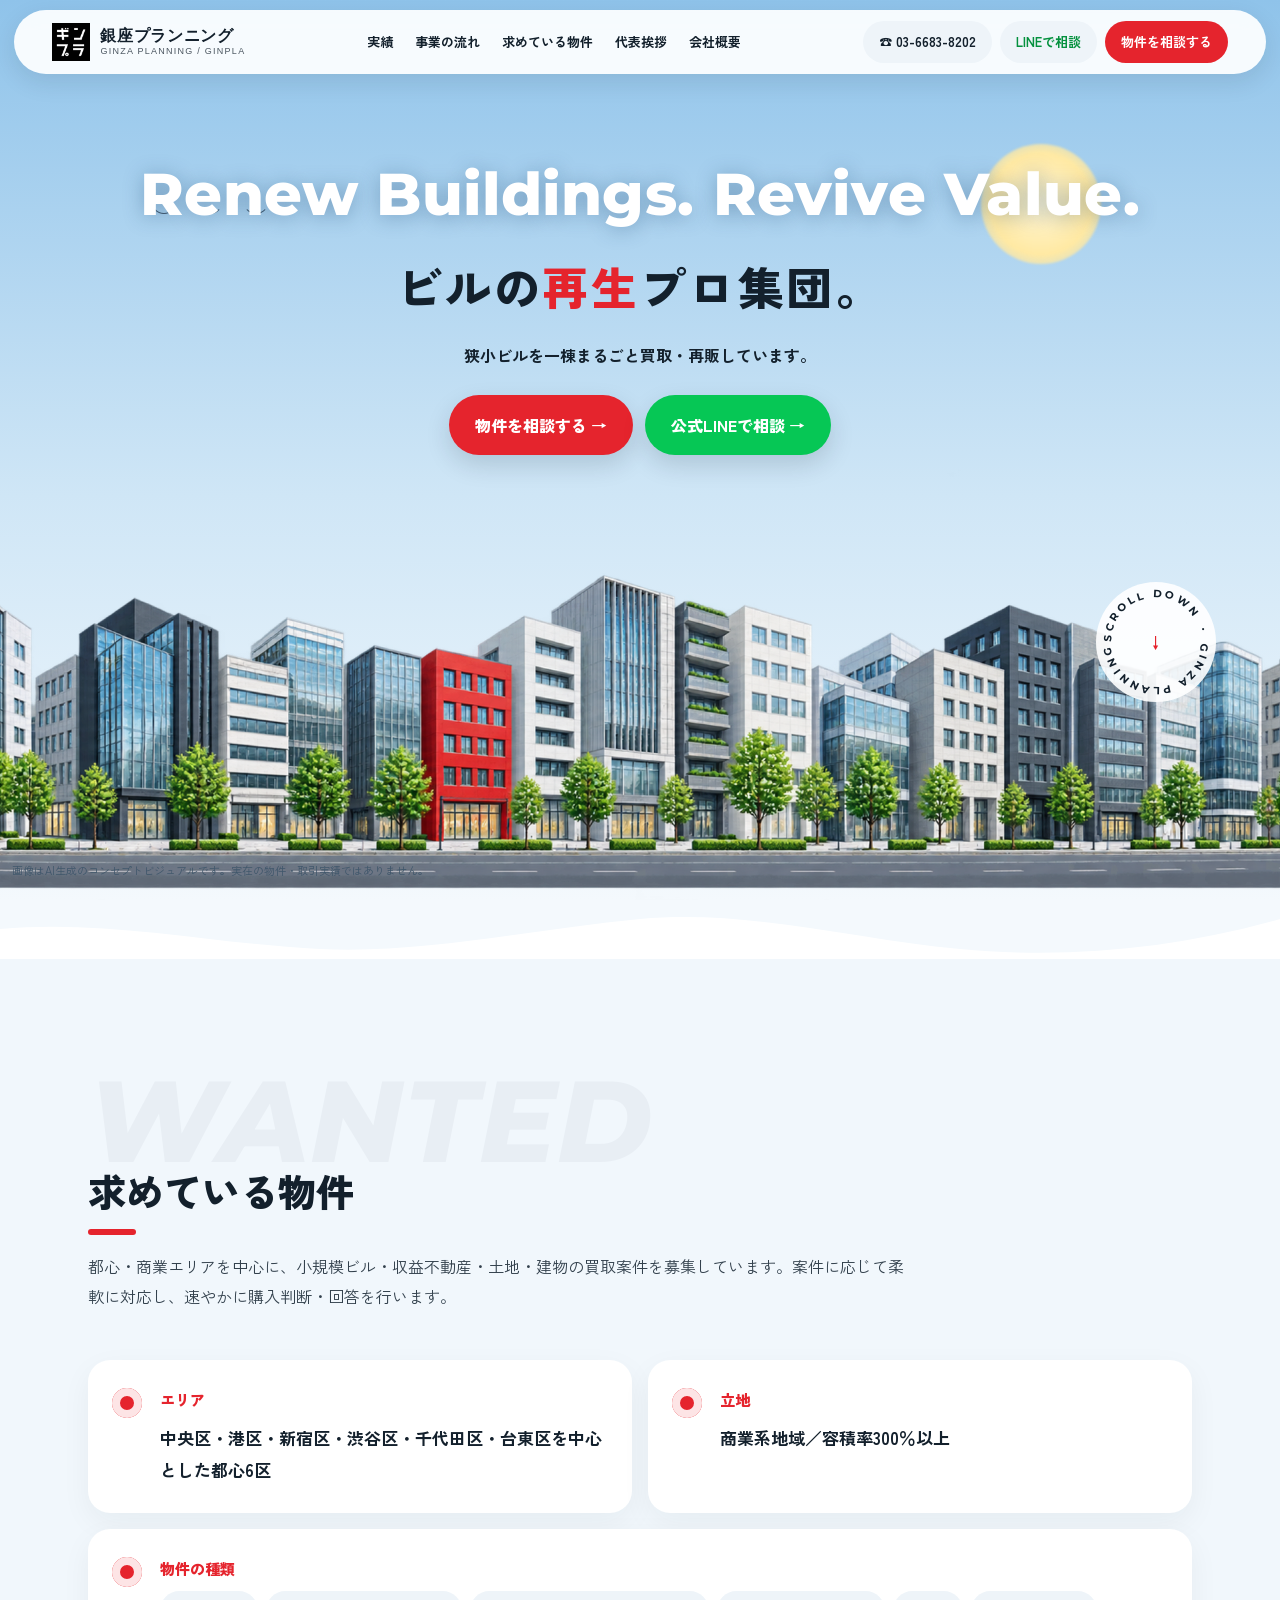
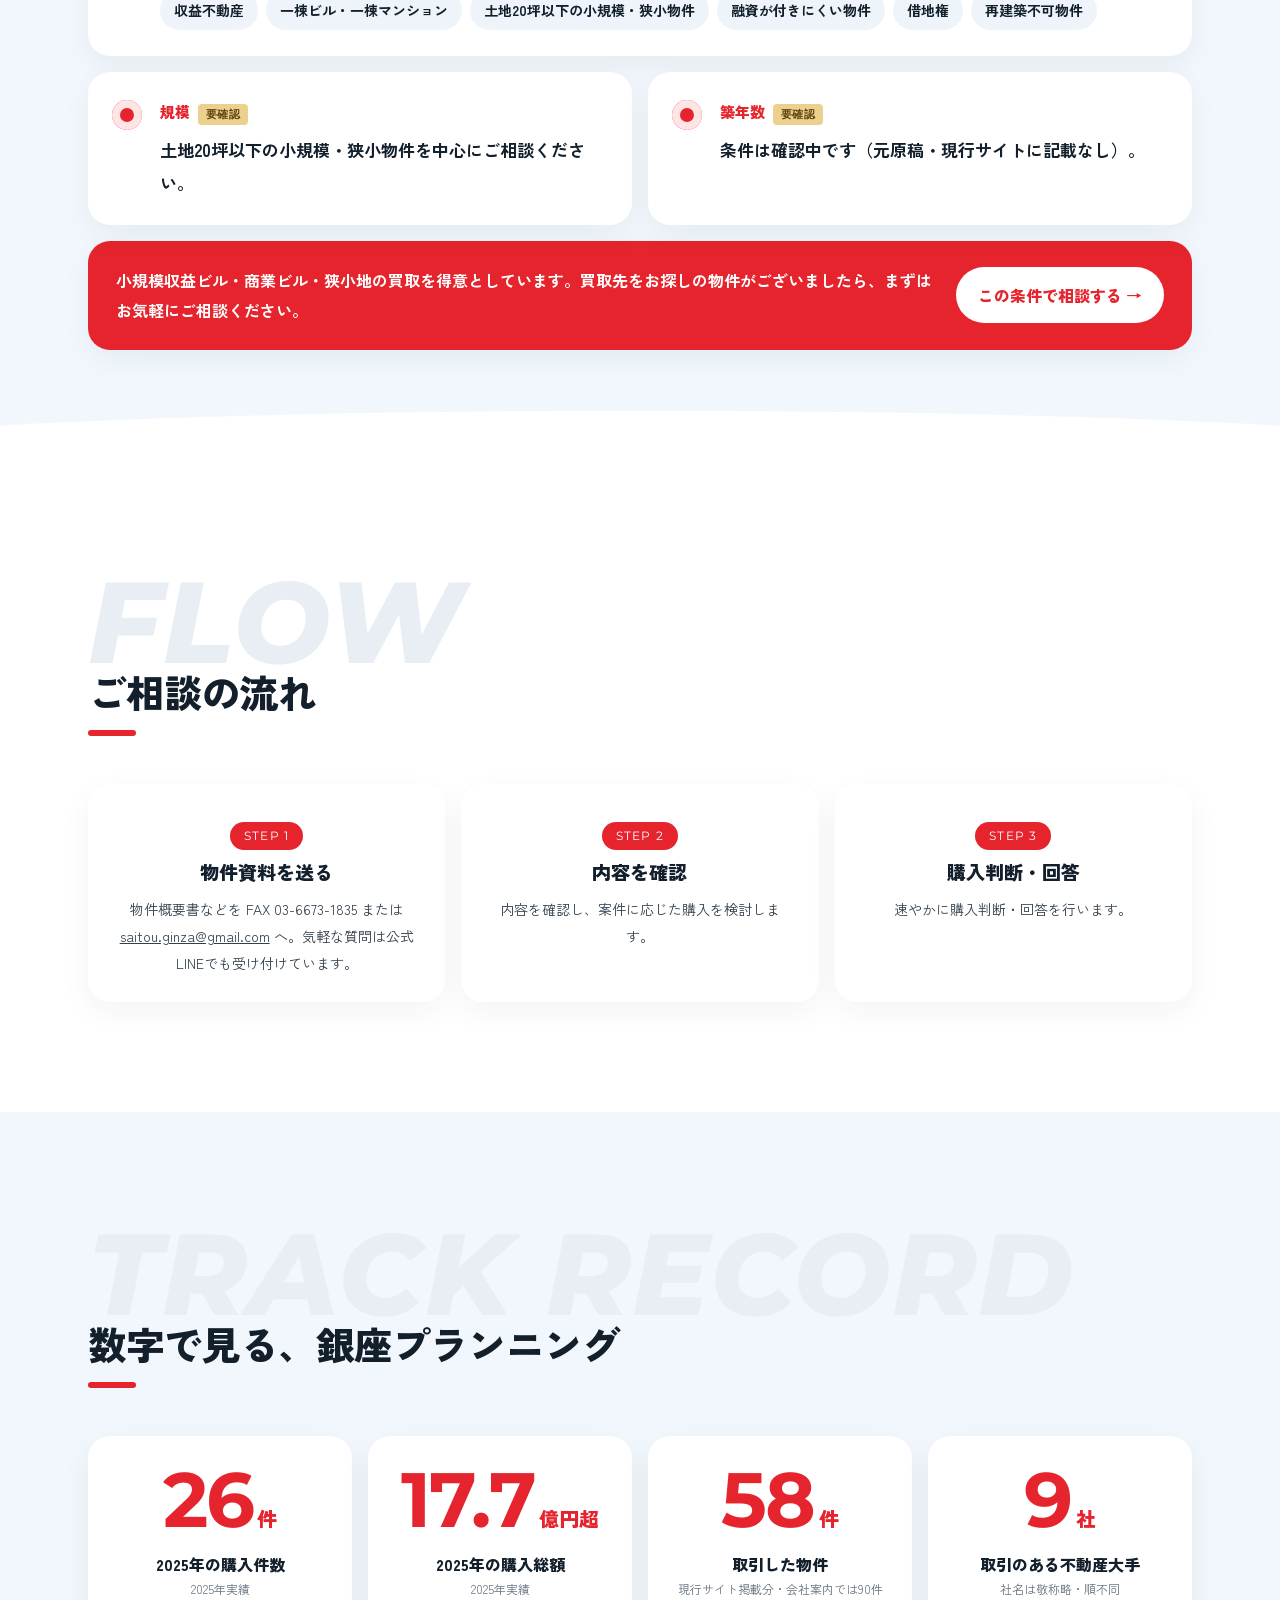
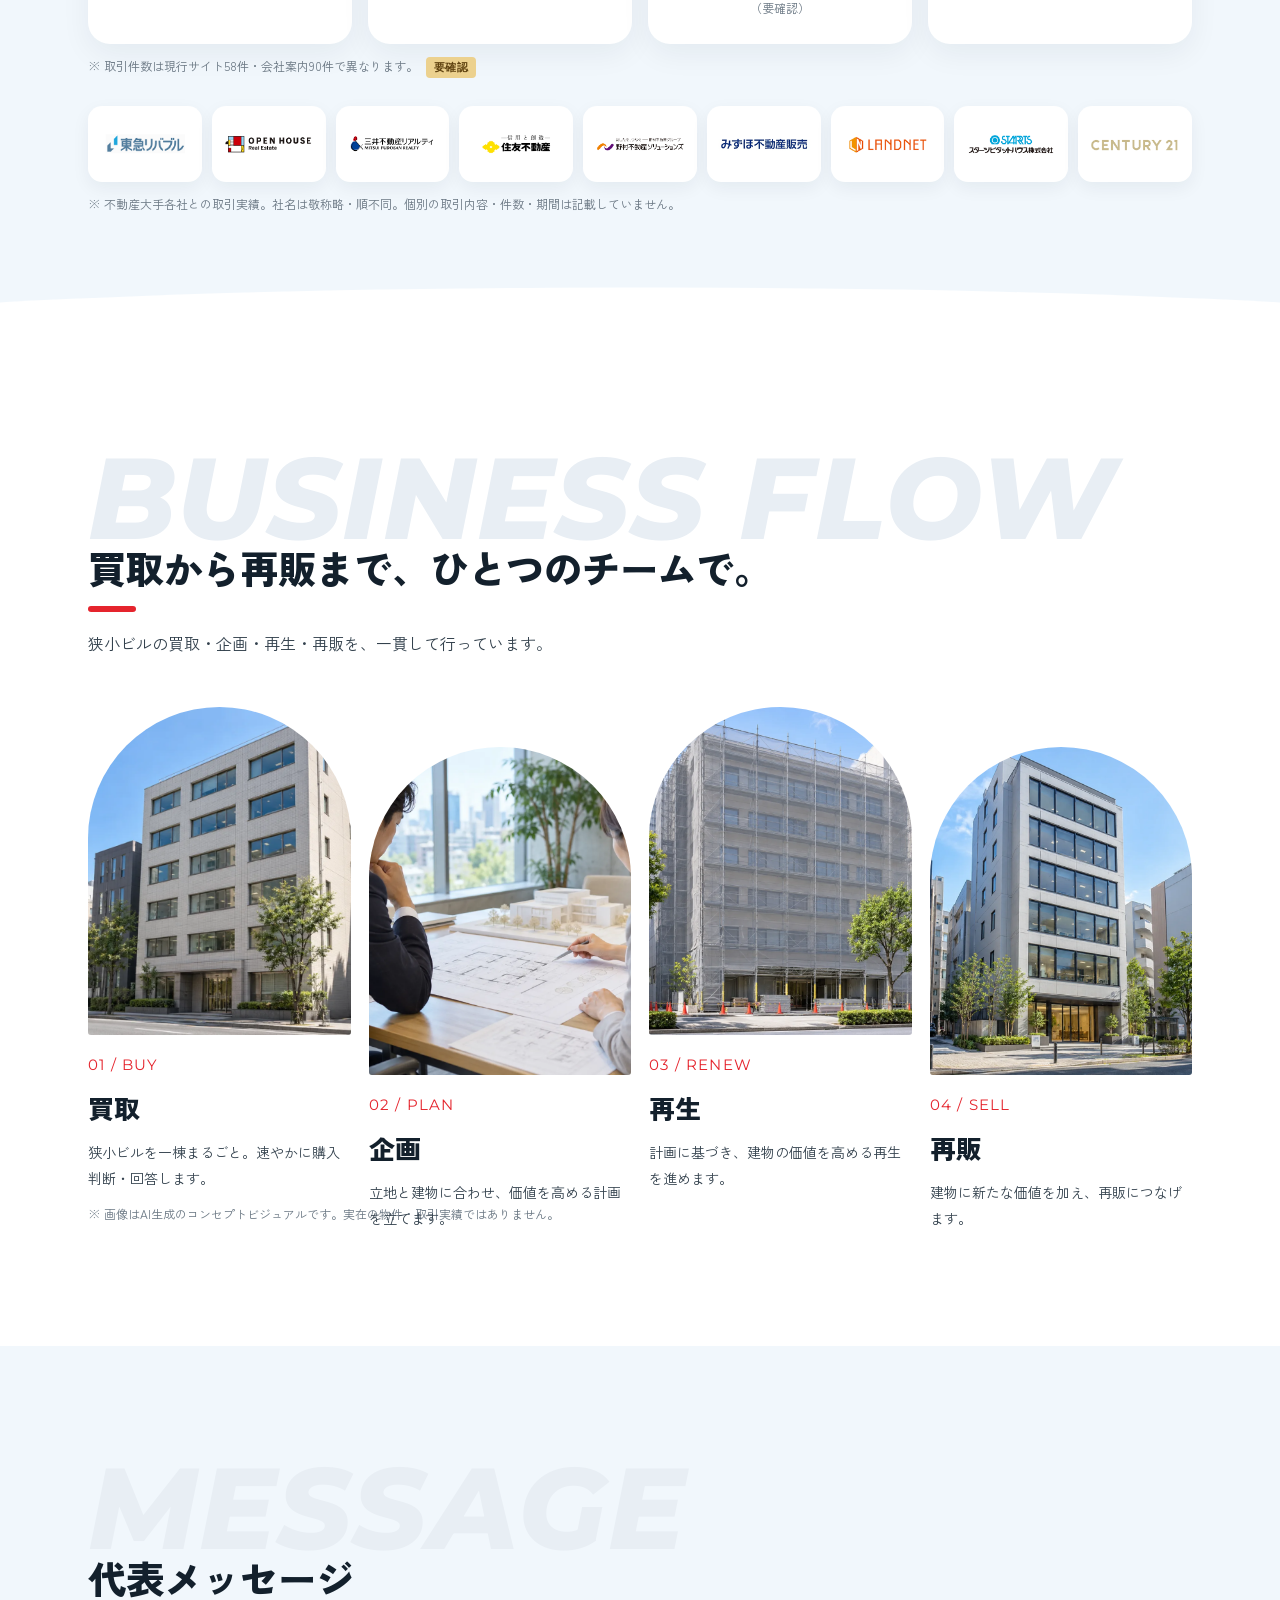
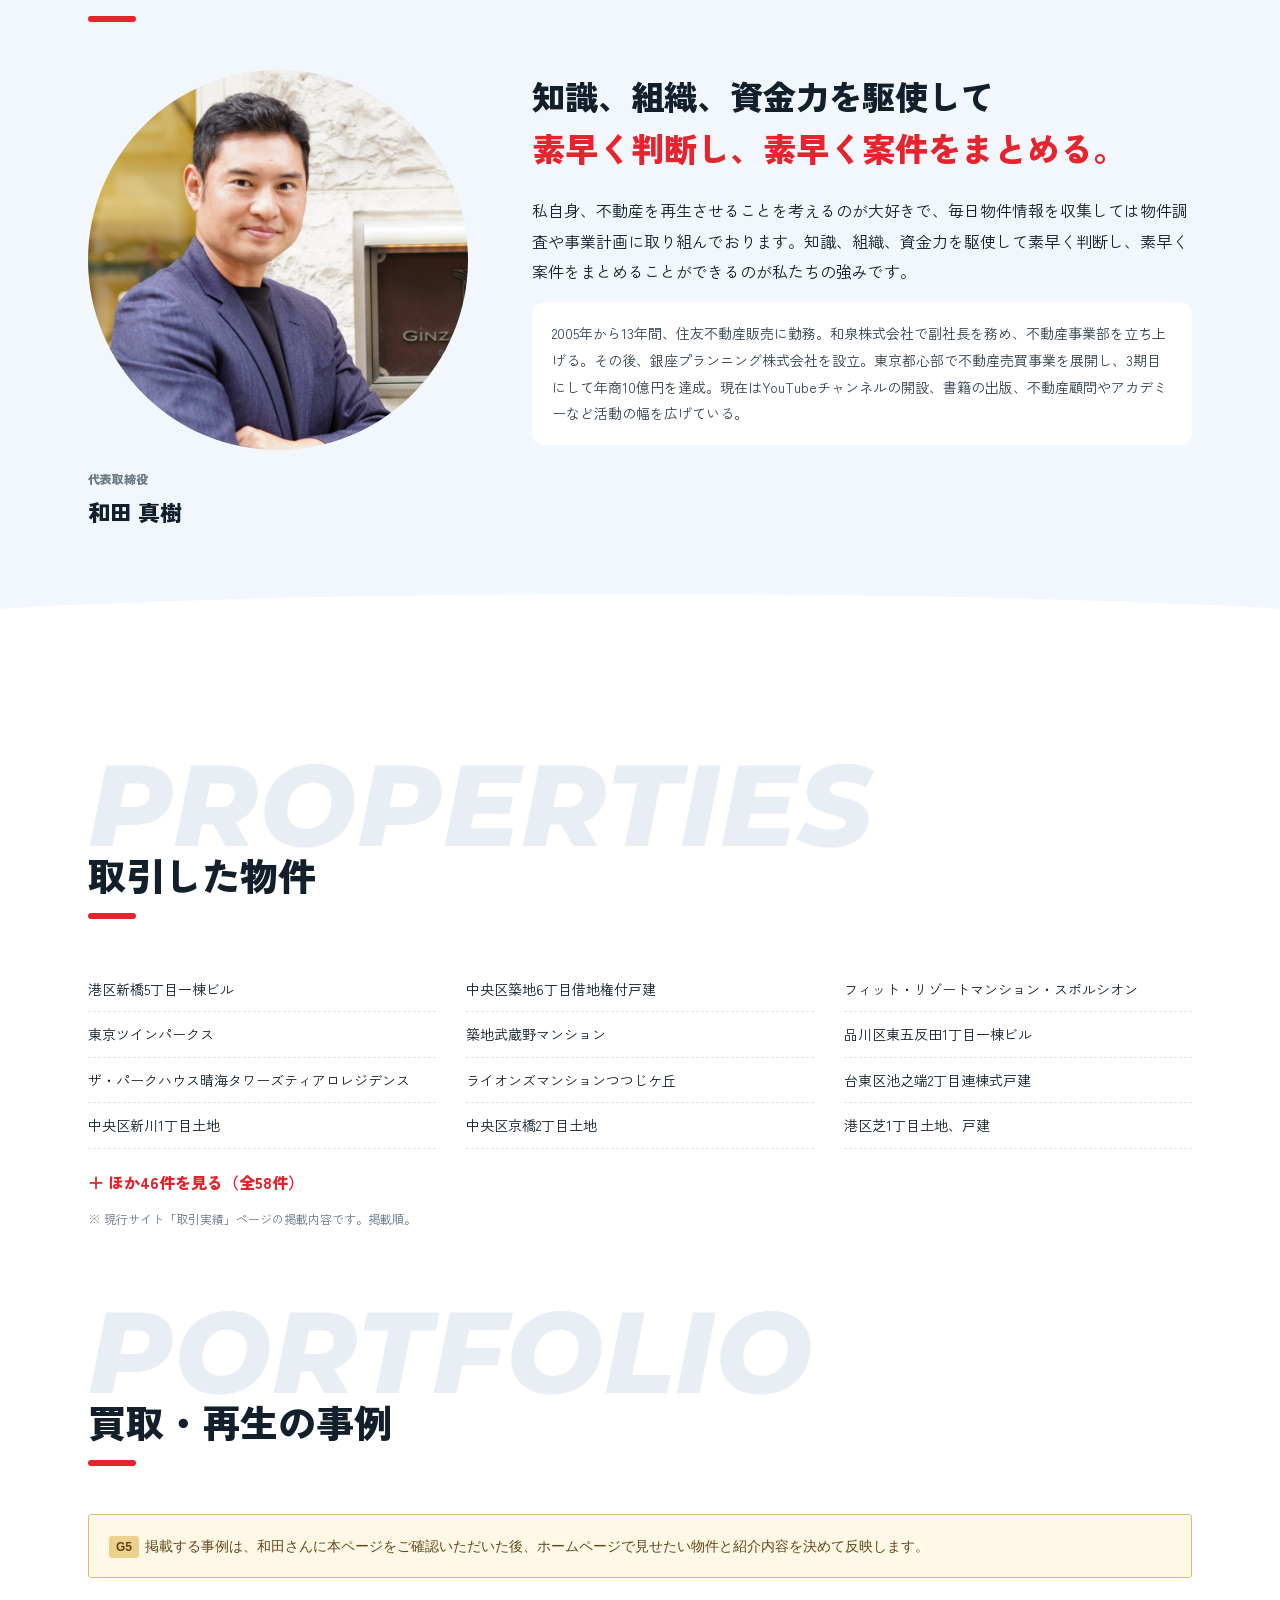
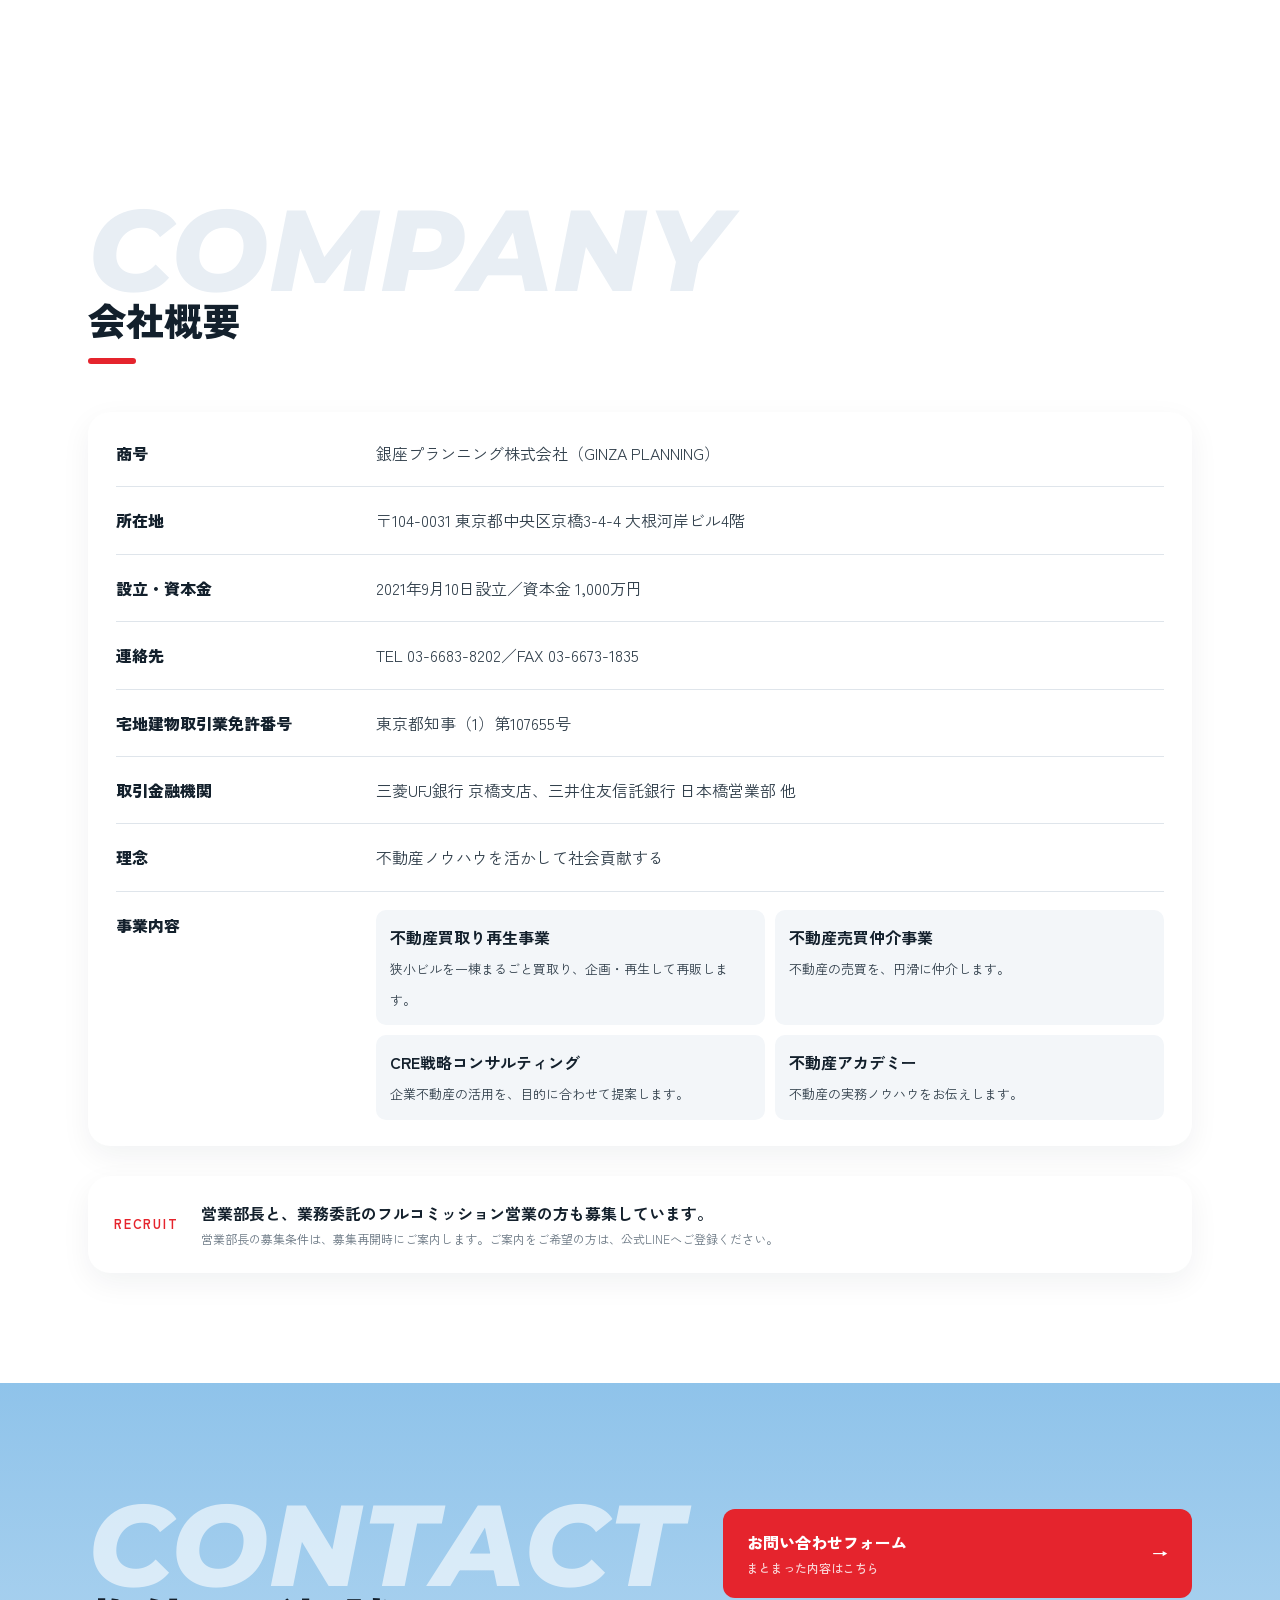
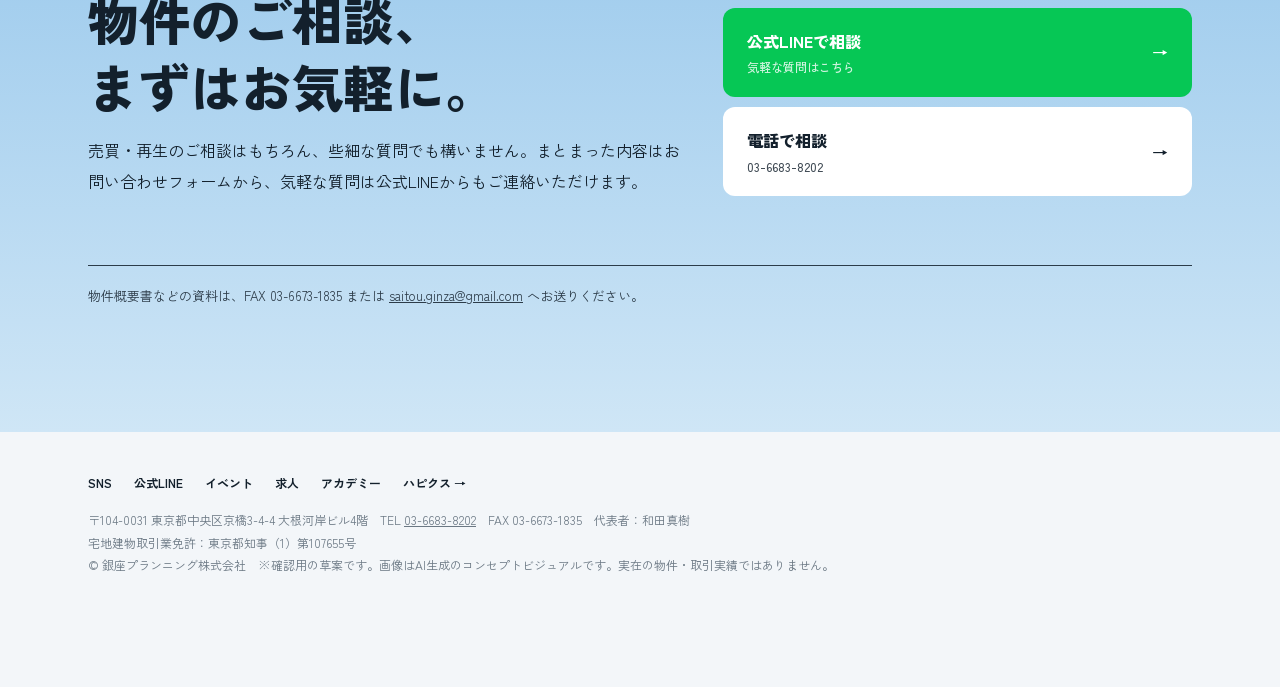
<file: ginpla-b.html>
<!doctype html>
<html lang="ja"><head><meta charset="utf-8"><meta name="viewport" content="width=device-width,initial-scale=1">
<meta name="robots" content="noindex,nofollow"><meta name="description" content="銀座プランニングの確認用LP（街並みのイラストと雲の動きで親しみと印象を出す案）">
<title>銀座プランニング｜B案 街並みで魅せる（確認用）</title><link rel="icon" href="assets/ginpla/favicon-32.png" sizes="32x32">
<link rel="preconnect" href="https://fonts.googleapis.com"><link rel="preconnect" href="https://fonts.gstatic.com" crossorigin>
<link href="https://fonts.googleapis.com/css2?family=Montserrat:ital,wght@0,700;0,800;1,800&family=Zen+Kaku+Gothic+New:wght@400;500;700;900&display=swap" rel="stylesheet">
<style>img{height:auto}h1,h2,h3,blockquote,.pull,.state p,.wcard p,.lead{word-break:auto-phrase;overflow-wrap:anywhere;text-wrap:balance}.sp{display:none}@media(max-width:820px){.sp{display:inline}}.ask-wrap{display:block;background:#fff8e6;border:1px solid #dbbb74;color:#63481a;padding:12px 14px;border-radius:3px;font-size:13px;line-height:1.8;font-family:'Hiragino Sans',sans-serif}.ask-wrap small{display:block;font-size:12px;margin-top:4px}.ask{display:inline-block;padding:0 7px;margin-right:6px;font-weight:700;background:#ecd18e;color:#604310;border-radius:3px;font-size:12px}.ask-box{background:#fff8e6;border:1px solid #dbbb74;color:#63481a;padding:18px 20px;border-radius:3px;font-size:14px;line-height:1.9;font-family:'Hiragino Sans',sans-serif}.brand-txt{display:flex;flex-direction:column;line-height:1.25;font-family:'Hiragino Sans','Noto Sans JP',sans-serif}.brand-txt b{font-size:16px;font-weight:700;letter-spacing:.04em}.brand-txt small{font-size:9px;letter-spacing:.14em;opacity:.75;font-weight:500}.tmp{display:inline-block;vertical-align:middle;margin-left:8px;padding:1px 8px;border-radius:4px;background:#ecd18e;color:#604310;font-size:11px;font-weight:700;line-height:1.7;font-family:'Hiragino Sans',sans-serif;letter-spacing:.04em}
*{box-sizing:border-box}html{scroll-behavior:smooth;scroll-padding-top:84px;overflow-x:clip}
body{margin:0;background:var(--bg);color:var(--text);font-family:var(--font);font-size:16px;line-height:1.9;-webkit-font-smoothing:antialiased;overflow-x:clip}
a{color:inherit}img{display:block;max-width:100%}
.wrap{max-width:1200px;margin:0 auto;padding:0 clamp(18px,4vw,48px)}
.hdr{position:fixed;inset:0 0 auto;z-index:60;transition:background .35s,box-shadow .35s}
.hdr.scrolled{background:rgba(255,255,255,.96);box-shadow:0 1px 0 var(--line);backdrop-filter:blur(10px);-webkit-backdrop-filter:blur(10px)}
.hwrap{height:76px;display:flex;align-items:center;justify-content:space-between;gap:18px;padding:0 clamp(16px,3vw,40px)}
.brand{display:flex;align-items:center;gap:10px;text-decoration:none;color:var(--ink)}.brand img{width:38px;height:38px}
.hdr nav{display:flex;gap:22px;font-size:13px;font-weight:700;color:var(--ink)}.hdr nav a{text-decoration:none}.hdr nav a:hover{color:var(--red)}
.acts{display:flex;gap:8px}
.act{display:inline-flex;align-items:center;padding:9px 16px;border-radius:999px;font-size:13px;font-weight:700;text-decoration:none;border:1.5px solid var(--ink);color:var(--ink);background:rgba(255,255,255,.85);white-space:nowrap;transition:transform .2s,background .2s,color .2s}
.act:hover{transform:translateY(-2px)}
.act.line{border-color:#06c755;color:#04913e}.act.line:hover{background:#06c755;color:#fff}
.act.red{background:var(--red);border-color:var(--red);color:#fff}
.sec{padding:120px 0;position:relative}
.sec-head{position:relative;margin:0 0 48px}
.sec-en{display:block;font-family:var(--en);line-height:.9;color:var(--en-color);font-size:var(--en-size);letter-spacing:.01em;white-space:nowrap;pointer-events:none}
.sec-head h2{margin:-.2em 0 0;position:relative;color:var(--ink);font-size:clamp(26px,3vw,40px);font-weight:900;line-height:1.35}
.sec-lead{margin:16px 0 0;max-width:820px}
.cap{font-size:12px;color:var(--mute);line-height:1.7;margin-top:12px}
.nums{display:grid;grid-template-columns:repeat(4,1fr);gap:16px}
.n b{display:block;white-space:nowrap;font-family:var(--num);color:var(--ink);font-size:clamp(56px,6vw,96px);line-height:1;letter-spacing:-.02em}
.n b small{font-family:var(--font);font-weight:900;font-size:.26em;color:var(--red);margin-left:4px;letter-spacing:0}
.n b.done{animation:don .45s cubic-bezier(.2,1.8,.4,1)}
@keyframes don{40%{transform:scale(1.14)}}
.n p{margin:10px 0 0;font-weight:900;color:var(--ink)}
.n .n-note{display:block;font-size:12px;color:var(--mute);line-height:1.6}
.logos{display:grid;grid-template-columns:repeat(9,1fr);gap:10px;margin-top:28px}
.logos div{background:#fff;border:1px solid var(--line);border-radius:10px;height:76px;display:grid;place-items:center;padding:0 8px}
.logos img{max-height:28px;max-width:100%;object-fit:contain}
.steps{display:grid;grid-template-columns:repeat(4,1fr);gap:18px;max-width:1200px;margin:0 auto;padding:0 clamp(18px,4vw,48px)}
.step figure{margin:0;overflow:hidden;border-radius:var(--radius);aspect-ratio:4/5;background:#ddd}
.step img{width:100%;height:100%;object-fit:cover;transition:transform 1s cubic-bezier(.2,.8,.2,1)}
.step:hover img{transform:scale(1.06)}
.step-no{display:block;margin-top:16px;font-family:var(--en);font-size:15px;color:var(--red);letter-spacing:.08em}
.step h3{margin:4px 0 6px;font-size:26px;font-weight:900;color:var(--ink)}
.step p{margin:0;font-size:14px}
.wgrid{display:grid;grid-template-columns:1fr 1fr;gap:16px}
.wc{background:#fff;border:1px solid var(--line);border-radius:var(--radius);padding:26px 28px}
.wc.full{grid-column:1/-1}
.wc h3{margin:0 0 8px;font-size:15px;color:var(--red);font-weight:900}
.wc p{margin:0;font-size:17px;font-weight:700;color:var(--ink)}
.tags{list-style:none;margin:4px 0 0;padding:0;display:flex;flex-wrap:wrap;gap:8px}
.tags li{border:1.5px solid var(--ink);border-radius:999px;padding:6px 14px;font-size:14px;font-weight:700;color:var(--ink);background:#fff}
.fact{margin-top:16px;display:flex;flex-wrap:wrap;gap:16px;align-items:center;justify-content:space-between;background:var(--ink);color:#fff;border-radius:var(--radius);padding:24px 28px}
.fact p{margin:0;flex:1 1 420px;font-weight:700}
.btn-red{display:inline-flex;align-items:center;padding:13px 22px;border-radius:999px;background:var(--red);color:#fff;font-weight:900;text-decoration:none;transition:transform .2s cubic-bezier(.2,1.6,.4,1)}
.btn-red:hover{transform:scale(1.05)}
.csteps{list-style:none;margin:0;padding:0;display:grid;grid-template-columns:repeat(3,1fr);gap:16px}
.csteps li{background:#fff;border:1px solid var(--line);border-radius:var(--radius);padding:26px}
.csteps span{font-family:var(--en);color:var(--red);letter-spacing:.1em;font-size:14px}
.csteps h3{margin:4px 0 6px;font-size:19px;font-weight:900;color:var(--ink)}.csteps p{margin:0;font-size:14px}
.rep{display:grid;grid-template-columns:380px 1fr;gap:clamp(30px,5vw,72px);align-items:start}
.rep-ph img{width:100%;aspect-ratio:1;object-fit:cover;border-radius:var(--radius)}
.rep .nm{margin:18px 0 0;font-weight:900;font-size:22px;color:var(--ink)}.rep .nm small{display:block;font-size:12px;color:var(--mute)}
.pull{margin:0 0 22px;font-size:clamp(24px,2.6vw,36px);font-weight:900;line-height:1.55;color:var(--ink)}
.pull em{font-style:normal;color:var(--red)}
.msg{margin:0 0 16px;color:var(--ink)}
.bio{margin:0;font-size:14px;background:var(--soft);border-radius:12px;padding:18px 20px}
.props{list-style:none;padding:0;margin:0;columns:3;column-gap:30px;font-size:14px;color:var(--ink)}
.props li{break-inside:avoid;padding:9px 0;border-bottom:1px solid var(--line)}
details summary{cursor:pointer;list-style:none;display:inline-block;margin-top:18px;font-weight:900;color:var(--red)}
details summary::-webkit-details-marker{display:none}
.g5{margin-top:70px}
.specs{margin:0;border-top:2px solid var(--ink)}
.specs>div{display:grid;grid-template-columns:240px 1fr;gap:20px;padding:18px 0;border-bottom:1px solid var(--line)}
.specs dt{font-weight:900;color:var(--ink)}.specs dd{margin:0}
.biz{list-style:none;margin:0;padding:0;display:grid;grid-template-columns:1fr 1fr;gap:10px}
.biz li{background:var(--soft);border-radius:10px;padding:12px 14px}.biz b{display:block;color:var(--ink)}.biz span{font-size:13px}
.recruit{display:flex;gap:22px;align-items:center;background:var(--soft);border-radius:var(--radius);padding:22px 26px;margin-top:30px}
.recruit b{color:var(--red);letter-spacing:.14em;font-size:13px;white-space:nowrap}
.recruit p{margin:0;font-weight:700;color:var(--ink)}.recruit small{display:block;font-weight:400;color:var(--mute);font-size:12px}
.contact .wrap{display:grid;grid-template-columns:1fr 1fr;gap:40px;align-items:center}
.contact h2{margin:-.2em 0 16px;position:relative;font-size:clamp(32px,4vw,54px);font-weight:900;line-height:1.3}
.clist{display:grid;gap:10px}
.cbtn{display:flex;align-items:center;justify-content:space-between;gap:18px;padding:18px 24px;border-radius:12px;font-weight:900;text-decoration:none;transition:transform .2s,box-shadow .2s}
.cbtn:hover{transform:translateY(-3px);box-shadow:0 12px 26px rgba(0,0,0,.15)}
.cbtn small{display:block;font-size:12px;font-weight:500;opacity:.8}
.cbtn.line{background:#06c755;color:#fff}
.docs{grid-column:1/-1;font-size:13px;padding-top:18px;border-top:1px solid currentColor;opacity:.85}
footer{padding:40px 0 110px;font-size:12px;color:var(--mute);background:var(--soft)}
footer nav{display:flex;flex-wrap:wrap;gap:10px 22px;margin-bottom:14px;color:var(--ink);font-weight:700}footer nav a{text-decoration:none}
footer .ask-wrap{margin-top:12px;max-width:640px}
.sticky{display:none}
.rv{opacity:0;transform:translateY(26px);transition:opacity .8s cubic-bezier(.2,.8,.2,1),transform .8s cubic-bezier(.2,.8,.2,1)}.rv.in{opacity:1;transform:none}
.no-js .rv{opacity:1;transform:none}
@media(max-width:1100px){.hdr nav{display:none}.logos{grid-template-columns:repeat(5,1fr)}}
@media(max-width:860px){.hwrap{height:62px}.acts .act:not(.red){display:none}
.sec{padding:80px 0}.nums{grid-template-columns:1fr 1fr;gap:12px}.n b{font-size:46px}.n b small{font-size:.32em}.logos{grid-template-columns:repeat(3,1fr)}.logos div{height:62px}
.steps{grid-template-columns:1fr 1fr;gap:14px}.step h3{font-size:21px}.wgrid{grid-template-columns:1fr}.csteps{grid-template-columns:1fr}
.rep{grid-template-columns:1fr}.rep-ph{max-width:260px}.props{columns:1}.specs>div{grid-template-columns:1fr;gap:2px}.biz{grid-template-columns:1fr}
.recruit{flex-direction:column;align-items:flex-start;gap:6px}.contact .wrap{grid-template-columns:1fr}
.sticky{display:grid;grid-template-columns:1fr 1fr;gap:8px;position:fixed;left:0;right:0;bottom:0;z-index:70;padding:10px 12px calc(10px + env(safe-area-inset-bottom));background:rgba(255,255,255,.96);border-top:1px solid var(--line)}
.sticky a{display:flex;align-items:center;justify-content:center;padding:13px 8px;border-radius:10px;font-weight:700;font-size:14px;text-decoration:none;border:1.5px solid var(--ink);color:var(--ink)}
.sticky a.line{background:#06c755;border-color:#06c755;color:#fff}}
@media(prefers-reduced-motion:reduce){*,*::before,*::after{animation:none!important;transition:none!important}.rv{opacity:1;transform:none}html{scroll-behavior:auto}[data-speed]{transform:none!important}}

:root{--bg:#fff;--soft:#f3f6f9;--ink:#13202c;--text:#33414d;--mute:#6b7884;--line:#dfe5eb;--red:#e5242d;--radius:22px;
--font:"Zen Kaku Gothic New","Hiragino Sans",sans-serif;--en:"Montserrat",sans-serif;--num:"Montserrat",sans-serif;--en-color:#e8eef4;--en-size:clamp(56px,9vw,140px)}
.sec-en{font-weight:800;font-style:italic}
.hero{position:relative;height:100svh;min-height:680px;max-height:1000px;overflow:hidden;background:linear-gradient(180deg,#8fc3ea 0%,#cfe6f6 55%,#f4f9fd 100%)}
.sun{position:absolute;right:14%;top:16%;width:120px;height:120px;border-radius:50%;background:radial-gradient(circle,#fff7d6,#ffe9a3 60%,rgba(255,233,163,0));filter:blur(1px)}
.cloud{position:absolute;background:#fff;border-radius:999px;opacity:.95;animation:drift linear infinite}
.cloud::before,.cloud::after{content:"";position:absolute;background:#fff;border-radius:50%}
.cloud::before{width:55%;height:160%;left:15%;bottom:20%}.cloud::after{width:40%;height:130%;right:12%;bottom:25%}
.c1{width:220px;height:56px;top:20%;left:-260px;animation-duration:70s}
.c2{width:160px;height:42px;top:32%;left:-200px;animation-duration:95s;animation-delay:-40s}
.c3{width:300px;height:70px;top:12%;left:-340px;animation-duration:120s;animation-delay:-70s;opacity:.85}
@keyframes drift{to{transform:translateX(calc(100vw + 400px))}}
.birds{position:absolute;left:12%;top:22%;font-size:20px;color:#40576b;letter-spacing:10px;animation:bird 9s ease-in-out infinite alternate}
@keyframes bird{to{transform:translate(60px,-14px)}}
.town{position:absolute;left:0;right:0;bottom:0;height:62%}
.town-svg{position:absolute;inset:0;width:100%;height:100%}
.town .art{position:absolute;left:0;right:0;bottom:0;width:100%;height:100%;object-fit:cover;object-position:50% 100%;display:none;animation:rise 1.4s cubic-bezier(.2,.9,.2,1) .2s backwards}
.town.has-art .art{display:block}.town.has-art .town-svg{display:none}
.lay{will-change:transform}
.front{animation:rise 1.4s cubic-bezier(.2,.9,.2,1) .2s backwards}
.mid{animation:rise 1.4s cubic-bezier(.2,.9,.2,1) .05s backwards}
@keyframes rise{from{transform:translateY(120px)}}
.hero-in{position:relative;z-index:3;text-align:center;padding:clamp(120px,18vh,180px) 20px 0}
.en-catch{margin:0;font-family:var(--en);font-weight:800;font-size:clamp(30px,4.6vw,66px);line-height:1.1;color:#fff;text-shadow:0 2px 20px rgba(30,70,110,.35);letter-spacing:.01em}
.en-catch .w{display:inline-block;opacity:0;transform:translateY(30px);animation:up .8s cubic-bezier(.2,1.2,.4,1) forwards;animation-delay:var(--d)}
@keyframes up{to{opacity:1;transform:none}}
.hero h1{margin:16px 0 0;font-size:clamp(30px,3.6vw,52px);font-weight:900;color:var(--ink);letter-spacing:.06em;opacity:0;animation:up .8s 1s forwards}
.hero h1 .r{color:var(--red)}
.hero .sub{margin:10px 0 0;font-weight:700;color:var(--ink);opacity:0;animation:up .8s 1.15s forwards}
.hero .btns{display:flex;justify-content:center;flex-wrap:wrap;gap:12px;margin-top:24px;opacity:0;animation:up .8s 1.3s forwards}
.pill{display:inline-flex;align-items:center;gap:12px;padding:15px 26px;border-radius:999px;font-weight:900;text-decoration:none;box-shadow:0 10px 24px rgba(19,32,44,.15);transition:transform .25s cubic-bezier(.2,1.6,.4,1)}
.pill:hover{transform:translateY(-4px) scale(1.03)}
.pill.red{background:var(--red);color:#fff}.pill.line{background:#06c755;color:#fff}
.ring{position:absolute;z-index:3;right:clamp(16px,5vw,80px);bottom:clamp(120px,22vh,220px);width:120px;height:120px;border-radius:50%;background:rgba(255,255,255,.9);display:grid;place-items:center;text-decoration:none;color:var(--red);font-weight:900}
.ring svg{position:absolute;inset:0;animation:spin 16s linear infinite}.ring text{font-family:"Montserrat";font-weight:700;font-size:10.5px;letter-spacing:2.6px;fill:var(--ink)}
@keyframes spin{to{transform:rotate(360deg)}}
.note{position:absolute;z-index:3;left:12px;bottom:8px;font-size:11px;color:#40576b}
.wave{display:block;width:100%;height:60px;margin-top:-1px}
.numbers{background:var(--soft)}
.n{background:#fff;border-radius:var(--radius);padding:26px 24px;box-shadow:0 10px 30px rgba(19,32,44,.06)}
.n b{color:var(--red)}
.step figure{border-radius:999px 999px var(--radius) var(--radius)}
.step:nth-child(even){transform:translateY(40px)}.step:nth-child(even).rv:not(.in){transform:translateY(66px)}
.wc,.csteps li,.fact{box-shadow:0 10px 30px rgba(19,32,44,.05);border:0}
.fact{background:var(--red)}.fact .btn-red{background:#fff;color:var(--red)}
.message{background:var(--soft)}
.rep-ph img{border-radius:50%}
.contact{background:linear-gradient(180deg,#8fc3ea,#cfe6f6);color:var(--ink)}
.contact .sec-en{color:rgba(255,255,255,.6)}
.cbtn.form{background:var(--red);color:#fff}.cbtn.tel{background:#fff;color:var(--ink)}

/* === B：親しみ。空色・丸い角・影・波の区切り === */
.hdr{padding:10px 14px}.hdr .hwrap{background:rgba(255,255,255,.92);border-radius:999px;box-shadow:0 8px 24px rgba(19,32,44,.1);height:64px;backdrop-filter:blur(10px);-webkit-backdrop-filter:blur(10px)}
.hdr.scrolled{background:transparent;box-shadow:none;backdrop-filter:none;-webkit-backdrop-filter:none}
.act{border-width:0;background:#eef4f9}.act.red{background:var(--red)}
.sec{padding:110px 0}
.sec.wanted,.sec.numbers,.sec.message{background:#f1f7fc}
.sec.wanted::after,.sec.numbers::after,.sec.message::after{content:"";position:absolute;left:0;right:0;bottom:-1px;height:50px;background:#fff;clip-path:ellipse(70% 100% at 50% 100%)}
.sec-head h2{display:inline-block}
.sec-head h2::after{content:"";display:block;width:48px;height:6px;border-radius:6px;background:var(--red);margin-top:12px}
.wc{position:relative;padding-left:72px}
.wc::before{content:"";position:absolute;left:24px;top:28px;width:30px;height:30px;border-radius:50%;background:#fde4e5;box-shadow:inset 0 0 0 8px #fde4e5,inset 0 0 0 15px var(--red)}
.tags li{border:0;background:#eef4f9}
.csteps li{text-align:center;padding-top:34px}.csteps span{display:inline-block;background:var(--red);color:#fff;border-radius:999px;padding:3px 14px;font-size:12px}
.n{text-align:center}.n b{display:inline-block}
.logos div{border-radius:14px;border:0;box-shadow:0 6px 18px rgba(19,32,44,.06)}
.specs{border-top:0;background:#fff;border-radius:22px;padding:8px 28px;box-shadow:0 10px 30px rgba(19,32,44,.06)}
.specs>div:last-child{border-bottom:0}
.props li{border-bottom:1px dashed var(--line)}
.recruit{background:#fff;box-shadow:0 10px 30px rgba(19,32,44,.06)}
.bio{background:#fff}
@media(max-width:860px){.hdr{padding:8px 10px}.hdr .hwrap{height:56px;padding:0 10px 0 14px}.wc{padding-left:64px}}

@media(max-width:860px){.hero{min-height:720px;max-height:none}.town{height:46%}.ring{width:92px;height:92px;bottom:auto;top:96px;right:12px}.ring text{font-size:8px}.hero-in{padding-top:190px}.step:nth-child(even){transform:none}.pill{width:100%;justify-content:space-between}.hero .btns{padding:0 8px}}
@media(prefers-reduced-motion:reduce){.en-catch .w,.hero h1,.hero .sub,.hero .btns{opacity:1;transform:none}}
</style></head>

<body class="no-js"><header class="hdr "><div class="hwrap"><a class="brand" href="#top"><img src="assets/ginpla/ginpla-logo-black-128.webp" alt="ギンプラ ロゴ" width="38" height="38"><span class="brand-txt"><b>銀座プランニング</b><small>GINZA PLANNING / GINPLA</small></span></a>
<nav><a href="#numbers">実績</a><a href="#flow">事業の流れ</a><a href="#wanted">求めている物件</a><a href="#message">代表挨拶</a><a href="#company">会社概要</a></nav>
<div class="acts"><a class="act tel" href="tel:0366838202">☎ 03-6683-8202</a><a class="act line" href="https://page.line.me/199jpqpa?openQrModal=true" target="_blank" rel="noopener">LINEで相談</a><a class="act red" href="#contact">物件を相談する</a></div></div></header><main id="top"><section class="hero" aria-label="銀座プランニング">
  <span class="sun" aria-hidden="true"></span><span class="cloud c1" aria-hidden="true"></span><span class="cloud c2" aria-hidden="true"></span><span class="cloud c3" aria-hidden="true"></span>
  <span class="birds" aria-hidden="true">︶ ︶ ︶</span>
  <div class="hero-in">
    <p class="en-catch" aria-hidden="true"><span class="w" style="--d:0.15s">Renew</span> <span class="w" style="--d:0.25s">Buildings.</span> <span class="w" style="--d:0.35s">Revive</span> <span class="w" style="--d:0.45s">Value.</span></p>
    <h1>ビルの<span class="r">再生</span>プロ集団。</h1>
    <p class="sub">狭小ビルを一棟まるごと<br class="sp">買取・再販しています。</p>
    <div class="btns"><a class="pill red" href="#contact">物件を相談する →</a><a class="pill line" href="https://page.line.me/199jpqpa?openQrModal=true" target="_blank" rel="noopener">公式LINEで相談 →</a></div>
  </div>
  <div class="town" id="town"><svg class="town-svg" viewBox="0 0 1600 700" preserveAspectRatio="xMidYMax slice" aria-hidden="true">
<g class="lay back" data-speed="-0.04"><rect x="-20" y="402" width="60" height="558" fill="#cfdcea"/><rect x="44" y="274" width="65" height="686" fill="#cfdcea"/><rect x="113" y="422" width="43" height="538" fill="#cfdcea"/><rect x="160" y="416" width="74" height="544" fill="#cfdcea"/><rect x="238" y="291" width="63" height="669" fill="#cfdcea"/><rect x="305" y="311" width="43" height="649" fill="#cfdcea"/><rect x="352" y="431" width="53" height="529" fill="#cfdcea"/><rect x="409" y="329" width="45" height="631" fill="#cfdcea"/><rect x="458" y="423" width="66" height="537" fill="#cfdcea"/><rect x="528" y="417" width="55" height="543" fill="#cfdcea"/><rect x="587" y="332" width="75" height="628" fill="#cfdcea"/><rect x="666" y="296" width="43" height="664" fill="#cfdcea"/><rect x="713" y="383" width="47" height="577" fill="#cfdcea"/><rect x="764" y="280" width="80" height="680" fill="#cfdcea"/><rect x="848" y="425" width="77" height="535" fill="#cfdcea"/><rect x="929" y="291" width="76" height="669" fill="#cfdcea"/><rect x="1009" y="428" width="65" height="532" fill="#cfdcea"/><rect x="1078" y="429" width="54" height="531" fill="#cfdcea"/><rect x="1136" y="406" width="75" height="554" fill="#cfdcea"/><rect x="1215" y="333" width="58" height="627" fill="#cfdcea"/><rect x="1277" y="302" width="49" height="658" fill="#cfdcea"/><rect x="1330" y="294" width="47" height="666" fill="#cfdcea"/><rect x="1381" y="297" width="59" height="663" fill="#cfdcea"/><rect x="1444" y="394" width="83" height="566" fill="#cfdcea"/><rect x="1531" y="292" width="46" height="668" fill="#cfdcea"/><rect x="1581" y="277" width="76" height="683" fill="#cfdcea"/></g>
<g class="lay mid" data-speed="-0.08"><rect x="-20" y="445" width="72" height="575" fill="#9fb1c4"/><rect x="4" y="459" width="7" height="9" fill="#c9d6e3"/><rect x="20" y="459" width="7" height="9" fill="#c9d6e3"/><rect x="36" y="459" width="7" height="9" fill="#c9d6e3"/><rect x="-12" y="477" width="7" height="9" fill="#c9d6e3"/><rect x="4" y="477" width="7" height="9" fill="#c9d6e3"/><rect x="20" y="477" width="7" height="9" fill="#c9d6e3"/><rect x="36" y="477" width="7" height="9" fill="#c9d6e3"/><rect x="-12" y="495" width="7" height="9" fill="#c9d6e3"/><rect x="4" y="495" width="7" height="9" fill="#c9d6e3"/><rect x="-12" y="513" width="7" height="9" fill="#c9d6e3"/><rect x="20" y="513" width="7" height="9" fill="#c9d6e3"/><rect x="36" y="513" width="7" height="9" fill="#c9d6e3"/><rect x="-12" y="531" width="7" height="9" fill="#c9d6e3"/><rect x="4" y="531" width="7" height="9" fill="#c9d6e3"/><rect x="20" y="531" width="7" height="9" fill="#c9d6e3"/><rect x="-12" y="549" width="7" height="9" fill="#c9d6e3"/><rect x="20" y="549" width="7" height="9" fill="#c9d6e3"/><rect x="36" y="549" width="7" height="9" fill="#c9d6e3"/><rect x="-12" y="567" width="7" height="9" fill="#c9d6e3"/><rect x="4" y="567" width="7" height="9" fill="#c9d6e3"/><rect x="36" y="567" width="7" height="9" fill="#c9d6e3"/><rect x="-12" y="585" width="7" height="9" fill="#c9d6e3"/><rect x="4" y="585" width="7" height="9" fill="#c9d6e3"/><rect x="20" y="585" width="7" height="9" fill="#c9d6e3"/><rect x="36" y="585" width="7" height="9" fill="#c9d6e3"/><rect x="-12" y="603" width="7" height="9" fill="#c9d6e3"/><rect x="4" y="603" width="7" height="9" fill="#c9d6e3"/><rect x="56" y="419" width="77" height="601" fill="#9fb1c4"/><rect x="64" y="433" width="7" height="9" fill="#c9d6e3"/><rect x="96" y="433" width="7" height="9" fill="#c9d6e3"/><rect x="112" y="433" width="7" height="9" fill="#c9d6e3"/><rect x="64" y="451" width="7" height="9" fill="#c9d6e3"/><rect x="80" y="451" width="7" height="9" fill="#c9d6e3"/><rect x="96" y="451" width="7" height="9" fill="#c9d6e3"/><rect x="112" y="451" width="7" height="9" fill="#c9d6e3"/><rect x="64" y="469" width="7" height="9" fill="#c9d6e3"/><rect x="80" y="469" width="7" height="9" fill="#c9d6e3"/><rect x="96" y="469" width="7" height="9" fill="#c9d6e3"/><rect x="112" y="469" width="7" height="9" fill="#c9d6e3"/><rect x="64" y="487" width="7" height="9" fill="#c9d6e3"/><rect x="80" y="487" width="7" height="9" fill="#c9d6e3"/><rect x="112" y="487" width="7" height="9" fill="#c9d6e3"/><rect x="64" y="505" width="7" height="9" fill="#c9d6e3"/><rect x="80" y="505" width="7" height="9" fill="#c9d6e3"/><rect x="96" y="505" width="7" height="9" fill="#c9d6e3"/><rect x="112" y="505" width="7" height="9" fill="#c9d6e3"/><rect x="80" y="523" width="7" height="9" fill="#c9d6e3"/><rect x="96" y="523" width="7" height="9" fill="#c9d6e3"/><rect x="64" y="541" width="7" height="9" fill="#c9d6e3"/><rect x="80" y="541" width="7" height="9" fill="#c9d6e3"/><rect x="96" y="541" width="7" height="9" fill="#c9d6e3"/><rect x="112" y="541" width="7" height="9" fill="#c9d6e3"/><rect x="64" y="559" width="7" height="9" fill="#c9d6e3"/><rect x="80" y="559" width="7" height="9" fill="#c9d6e3"/><rect x="80" y="577" width="7" height="9" fill="#c9d6e3"/><rect x="112" y="577" width="7" height="9" fill="#c9d6e3"/><rect x="80" y="595" width="7" height="9" fill="#c9d6e3"/><rect x="112" y="595" width="7" height="9" fill="#c9d6e3"/><rect x="137" y="459" width="99" height="561" fill="#9fb1c4"/><rect x="145" y="473" width="7" height="9" fill="#c9d6e3"/><rect x="161" y="473" width="7" height="9" fill="#c9d6e3"/><rect x="177" y="473" width="7" height="9" fill="#c9d6e3"/><rect x="193" y="473" width="7" height="9" fill="#c9d6e3"/><rect x="209" y="473" width="7" height="9" fill="#c9d6e3"/><rect x="145" y="491" width="7" height="9" fill="#c9d6e3"/><rect x="161" y="491" width="7" height="9" fill="#c9d6e3"/><rect x="177" y="491" width="7" height="9" fill="#c9d6e3"/><rect x="193" y="491" width="7" height="9" fill="#c9d6e3"/><rect x="209" y="491" width="7" height="9" fill="#c9d6e3"/><rect x="225" y="491" width="7" height="9" fill="#c9d6e3"/><rect x="161" y="509" width="7" height="9" fill="#c9d6e3"/><rect x="145" y="527" width="7" height="9" fill="#c9d6e3"/><rect x="225" y="527" width="7" height="9" fill="#c9d6e3"/><rect x="161" y="545" width="7" height="9" fill="#c9d6e3"/><rect x="177" y="545" width="7" height="9" fill="#c9d6e3"/><rect x="209" y="545" width="7" height="9" fill="#c9d6e3"/><rect x="225" y="545" width="7" height="9" fill="#c9d6e3"/><rect x="145" y="563" width="7" height="9" fill="#c9d6e3"/><rect x="177" y="563" width="7" height="9" fill="#c9d6e3"/><rect x="193" y="563" width="7" height="9" fill="#c9d6e3"/><rect x="209" y="563" width="7" height="9" fill="#c9d6e3"/><rect x="225" y="563" width="7" height="9" fill="#c9d6e3"/><rect x="177" y="581" width="7" height="9" fill="#c9d6e3"/><rect x="193" y="581" width="7" height="9" fill="#c9d6e3"/><rect x="209" y="581" width="7" height="9" fill="#c9d6e3"/><rect x="161" y="599" width="7" height="9" fill="#c9d6e3"/><rect x="177" y="599" width="7" height="9" fill="#c9d6e3"/><rect x="209" y="599" width="7" height="9" fill="#c9d6e3"/><rect x="240" y="464" width="93" height="556" fill="#9fb1c4"/><rect x="248" y="478" width="7" height="9" fill="#c9d6e3"/><rect x="264" y="478" width="7" height="9" fill="#c9d6e3"/><rect x="280" y="478" width="7" height="9" fill="#c9d6e3"/><rect x="296" y="478" width="7" height="9" fill="#c9d6e3"/><rect x="312" y="478" width="7" height="9" fill="#c9d6e3"/><rect x="264" y="496" width="7" height="9" fill="#c9d6e3"/><rect x="280" y="496" width="7" height="9" fill="#c9d6e3"/><rect x="296" y="496" width="7" height="9" fill="#c9d6e3"/><rect x="312" y="496" width="7" height="9" fill="#c9d6e3"/><rect x="264" y="514" width="7" height="9" fill="#c9d6e3"/><rect x="280" y="514" width="7" height="9" fill="#c9d6e3"/><rect x="296" y="514" width="7" height="9" fill="#c9d6e3"/><rect x="312" y="514" width="7" height="9" fill="#c9d6e3"/><rect x="248" y="532" width="7" height="9" fill="#c9d6e3"/><rect x="264" y="532" width="7" height="9" fill="#c9d6e3"/><rect x="296" y="532" width="7" height="9" fill="#c9d6e3"/><rect x="312" y="532" width="7" height="9" fill="#c9d6e3"/><rect x="280" y="550" width="7" height="9" fill="#c9d6e3"/><rect x="296" y="550" width="7" height="9" fill="#c9d6e3"/><rect x="312" y="550" width="7" height="9" fill="#c9d6e3"/><rect x="248" y="568" width="7" height="9" fill="#c9d6e3"/><rect x="264" y="568" width="7" height="9" fill="#c9d6e3"/><rect x="280" y="568" width="7" height="9" fill="#c9d6e3"/><rect x="296" y="568" width="7" height="9" fill="#c9d6e3"/><rect x="312" y="568" width="7" height="9" fill="#c9d6e3"/><rect x="248" y="586" width="7" height="9" fill="#c9d6e3"/><rect x="248" y="604" width="7" height="9" fill="#c9d6e3"/><rect x="264" y="604" width="7" height="9" fill="#c9d6e3"/><rect x="280" y="604" width="7" height="9" fill="#c9d6e3"/><rect x="296" y="604" width="7" height="9" fill="#c9d6e3"/><rect x="312" y="604" width="7" height="9" fill="#c9d6e3"/><rect x="337" y="519" width="111" height="501" fill="#9fb1c4"/><rect x="345" y="533" width="7" height="9" fill="#c9d6e3"/><rect x="377" y="533" width="7" height="9" fill="#c9d6e3"/><rect x="393" y="533" width="7" height="9" fill="#c9d6e3"/><rect x="425" y="533" width="7" height="9" fill="#c9d6e3"/><rect x="345" y="551" width="7" height="9" fill="#c9d6e3"/><rect x="361" y="551" width="7" height="9" fill="#c9d6e3"/><rect x="393" y="551" width="7" height="9" fill="#c9d6e3"/><rect x="409" y="551" width="7" height="9" fill="#c9d6e3"/><rect x="425" y="551" width="7" height="9" fill="#c9d6e3"/><rect x="345" y="569" width="7" height="9" fill="#c9d6e3"/><rect x="393" y="569" width="7" height="9" fill="#c9d6e3"/><rect x="425" y="569" width="7" height="9" fill="#c9d6e3"/><rect x="345" y="587" width="7" height="9" fill="#c9d6e3"/><rect x="361" y="587" width="7" height="9" fill="#c9d6e3"/><rect x="377" y="587" width="7" height="9" fill="#c9d6e3"/><rect x="393" y="587" width="7" height="9" fill="#c9d6e3"/><rect x="409" y="587" width="7" height="9" fill="#c9d6e3"/><rect x="425" y="587" width="7" height="9" fill="#c9d6e3"/><rect x="361" y="605" width="7" height="9" fill="#c9d6e3"/><rect x="393" y="605" width="7" height="9" fill="#c9d6e3"/><rect x="409" y="605" width="7" height="9" fill="#c9d6e3"/><rect x="452" y="505" width="107" height="515" fill="#9fb1c4"/><rect x="460" y="519" width="7" height="9" fill="#c9d6e3"/><rect x="476" y="519" width="7" height="9" fill="#c9d6e3"/><rect x="492" y="519" width="7" height="9" fill="#c9d6e3"/><rect x="524" y="519" width="7" height="9" fill="#c9d6e3"/><rect x="540" y="519" width="7" height="9" fill="#c9d6e3"/><rect x="476" y="537" width="7" height="9" fill="#c9d6e3"/><rect x="492" y="537" width="7" height="9" fill="#c9d6e3"/><rect x="508" y="537" width="7" height="9" fill="#c9d6e3"/><rect x="540" y="537" width="7" height="9" fill="#c9d6e3"/><rect x="460" y="555" width="7" height="9" fill="#c9d6e3"/><rect x="476" y="555" width="7" height="9" fill="#c9d6e3"/><rect x="492" y="555" width="7" height="9" fill="#c9d6e3"/><rect x="508" y="555" width="7" height="9" fill="#c9d6e3"/><rect x="524" y="555" width="7" height="9" fill="#c9d6e3"/><rect x="540" y="555" width="7" height="9" fill="#c9d6e3"/><rect x="460" y="573" width="7" height="9" fill="#c9d6e3"/><rect x="476" y="573" width="7" height="9" fill="#c9d6e3"/><rect x="492" y="573" width="7" height="9" fill="#c9d6e3"/><rect x="524" y="573" width="7" height="9" fill="#c9d6e3"/><rect x="476" y="591" width="7" height="9" fill="#c9d6e3"/><rect x="508" y="591" width="7" height="9" fill="#c9d6e3"/><rect x="524" y="591" width="7" height="9" fill="#c9d6e3"/><rect x="540" y="591" width="7" height="9" fill="#c9d6e3"/><rect x="460" y="609" width="7" height="9" fill="#c9d6e3"/><rect x="476" y="609" width="7" height="9" fill="#c9d6e3"/><rect x="492" y="609" width="7" height="9" fill="#c9d6e3"/><rect x="508" y="609" width="7" height="9" fill="#c9d6e3"/><rect x="540" y="609" width="7" height="9" fill="#c9d6e3"/><rect x="563" y="492" width="75" height="528" fill="#9fb1c4"/><rect x="571" y="506" width="7" height="9" fill="#c9d6e3"/><rect x="587" y="506" width="7" height="9" fill="#c9d6e3"/><rect x="603" y="506" width="7" height="9" fill="#c9d6e3"/><rect x="619" y="506" width="7" height="9" fill="#c9d6e3"/><rect x="571" y="524" width="7" height="9" fill="#c9d6e3"/><rect x="587" y="524" width="7" height="9" fill="#c9d6e3"/><rect x="603" y="524" width="7" height="9" fill="#c9d6e3"/><rect x="619" y="524" width="7" height="9" fill="#c9d6e3"/><rect x="571" y="542" width="7" height="9" fill="#c9d6e3"/><rect x="587" y="542" width="7" height="9" fill="#c9d6e3"/><rect x="603" y="542" width="7" height="9" fill="#c9d6e3"/><rect x="619" y="542" width="7" height="9" fill="#c9d6e3"/><rect x="571" y="560" width="7" height="9" fill="#c9d6e3"/><rect x="587" y="560" width="7" height="9" fill="#c9d6e3"/><rect x="603" y="560" width="7" height="9" fill="#c9d6e3"/><rect x="619" y="560" width="7" height="9" fill="#c9d6e3"/><rect x="571" y="578" width="7" height="9" fill="#c9d6e3"/><rect x="587" y="578" width="7" height="9" fill="#c9d6e3"/><rect x="603" y="578" width="7" height="9" fill="#c9d6e3"/><rect x="619" y="578" width="7" height="9" fill="#c9d6e3"/><rect x="571" y="596" width="7" height="9" fill="#c9d6e3"/><rect x="587" y="596" width="7" height="9" fill="#c9d6e3"/><rect x="642" y="460" width="88" height="560" fill="#9fb1c4"/><rect x="698" y="474" width="7" height="9" fill="#c9d6e3"/><rect x="714" y="474" width="7" height="9" fill="#c9d6e3"/><rect x="650" y="492" width="7" height="9" fill="#c9d6e3"/><rect x="682" y="492" width="7" height="9" fill="#c9d6e3"/><rect x="698" y="492" width="7" height="9" fill="#c9d6e3"/><rect x="650" y="510" width="7" height="9" fill="#c9d6e3"/><rect x="666" y="510" width="7" height="9" fill="#c9d6e3"/><rect x="698" y="510" width="7" height="9" fill="#c9d6e3"/><rect x="714" y="510" width="7" height="9" fill="#c9d6e3"/><rect x="650" y="528" width="7" height="9" fill="#c9d6e3"/><rect x="666" y="528" width="7" height="9" fill="#c9d6e3"/><rect x="682" y="528" width="7" height="9" fill="#c9d6e3"/><rect x="714" y="528" width="7" height="9" fill="#c9d6e3"/><rect x="650" y="546" width="7" height="9" fill="#c9d6e3"/><rect x="666" y="546" width="7" height="9" fill="#c9d6e3"/><rect x="698" y="546" width="7" height="9" fill="#c9d6e3"/><rect x="714" y="546" width="7" height="9" fill="#c9d6e3"/><rect x="666" y="564" width="7" height="9" fill="#c9d6e3"/><rect x="682" y="564" width="7" height="9" fill="#c9d6e3"/><rect x="714" y="564" width="7" height="9" fill="#c9d6e3"/><rect x="650" y="582" width="7" height="9" fill="#c9d6e3"/><rect x="666" y="582" width="7" height="9" fill="#c9d6e3"/><rect x="698" y="582" width="7" height="9" fill="#c9d6e3"/><rect x="714" y="582" width="7" height="9" fill="#c9d6e3"/><rect x="650" y="600" width="7" height="9" fill="#c9d6e3"/><rect x="682" y="600" width="7" height="9" fill="#c9d6e3"/><rect x="714" y="600" width="7" height="9" fill="#c9d6e3"/><rect x="734" y="507" width="77" height="513" fill="#9fb1c4"/><rect x="742" y="521" width="7" height="9" fill="#c9d6e3"/><rect x="758" y="521" width="7" height="9" fill="#c9d6e3"/><rect x="774" y="521" width="7" height="9" fill="#c9d6e3"/><rect x="790" y="521" width="7" height="9" fill="#c9d6e3"/><rect x="742" y="539" width="7" height="9" fill="#c9d6e3"/><rect x="758" y="539" width="7" height="9" fill="#c9d6e3"/><rect x="774" y="539" width="7" height="9" fill="#c9d6e3"/><rect x="790" y="539" width="7" height="9" fill="#c9d6e3"/><rect x="742" y="557" width="7" height="9" fill="#c9d6e3"/><rect x="758" y="557" width="7" height="9" fill="#c9d6e3"/><rect x="774" y="557" width="7" height="9" fill="#c9d6e3"/><rect x="742" y="575" width="7" height="9" fill="#c9d6e3"/><rect x="758" y="575" width="7" height="9" fill="#c9d6e3"/><rect x="742" y="593" width="7" height="9" fill="#c9d6e3"/><rect x="758" y="593" width="7" height="9" fill="#c9d6e3"/><rect x="790" y="593" width="7" height="9" fill="#c9d6e3"/><rect x="815" y="424" width="67" height="596" fill="#9fb1c4"/><rect x="839" y="438" width="7" height="9" fill="#c9d6e3"/><rect x="855" y="438" width="7" height="9" fill="#c9d6e3"/><rect x="871" y="438" width="7" height="9" fill="#c9d6e3"/><rect x="823" y="456" width="7" height="9" fill="#c9d6e3"/><rect x="855" y="456" width="7" height="9" fill="#c9d6e3"/><rect x="871" y="456" width="7" height="9" fill="#c9d6e3"/><rect x="823" y="474" width="7" height="9" fill="#c9d6e3"/><rect x="839" y="474" width="7" height="9" fill="#c9d6e3"/><rect x="871" y="474" width="7" height="9" fill="#c9d6e3"/><rect x="823" y="492" width="7" height="9" fill="#c9d6e3"/><rect x="839" y="492" width="7" height="9" fill="#c9d6e3"/><rect x="871" y="492" width="7" height="9" fill="#c9d6e3"/><rect x="823" y="510" width="7" height="9" fill="#c9d6e3"/><rect x="839" y="510" width="7" height="9" fill="#c9d6e3"/><rect x="855" y="510" width="7" height="9" fill="#c9d6e3"/><rect x="871" y="510" width="7" height="9" fill="#c9d6e3"/><rect x="855" y="528" width="7" height="9" fill="#c9d6e3"/><rect x="871" y="528" width="7" height="9" fill="#c9d6e3"/><rect x="823" y="546" width="7" height="9" fill="#c9d6e3"/><rect x="855" y="546" width="7" height="9" fill="#c9d6e3"/><rect x="871" y="546" width="7" height="9" fill="#c9d6e3"/><rect x="823" y="564" width="7" height="9" fill="#c9d6e3"/><rect x="839" y="564" width="7" height="9" fill="#c9d6e3"/><rect x="855" y="564" width="7" height="9" fill="#c9d6e3"/><rect x="871" y="564" width="7" height="9" fill="#c9d6e3"/><rect x="823" y="582" width="7" height="9" fill="#c9d6e3"/><rect x="839" y="582" width="7" height="9" fill="#c9d6e3"/><rect x="839" y="600" width="7" height="9" fill="#c9d6e3"/><rect x="855" y="600" width="7" height="9" fill="#c9d6e3"/><rect x="886" y="527" width="82" height="493" fill="#9fb1c4"/><rect x="894" y="541" width="7" height="9" fill="#c9d6e3"/><rect x="926" y="541" width="7" height="9" fill="#c9d6e3"/><rect x="942" y="541" width="7" height="9" fill="#c9d6e3"/><rect x="894" y="559" width="7" height="9" fill="#c9d6e3"/><rect x="926" y="559" width="7" height="9" fill="#c9d6e3"/><rect x="942" y="559" width="7" height="9" fill="#c9d6e3"/><rect x="894" y="577" width="7" height="9" fill="#c9d6e3"/><rect x="910" y="577" width="7" height="9" fill="#c9d6e3"/><rect x="926" y="577" width="7" height="9" fill="#c9d6e3"/><rect x="942" y="577" width="7" height="9" fill="#c9d6e3"/><rect x="926" y="595" width="7" height="9" fill="#c9d6e3"/><rect x="972" y="456" width="83" height="564" fill="#9fb1c4"/><rect x="980" y="470" width="7" height="9" fill="#c9d6e3"/><rect x="996" y="470" width="7" height="9" fill="#c9d6e3"/><rect x="1028" y="470" width="7" height="9" fill="#c9d6e3"/><rect x="1044" y="470" width="7" height="9" fill="#c9d6e3"/><rect x="980" y="488" width="7" height="9" fill="#c9d6e3"/><rect x="1012" y="488" width="7" height="9" fill="#c9d6e3"/><rect x="1028" y="488" width="7" height="9" fill="#c9d6e3"/><rect x="1044" y="488" width="7" height="9" fill="#c9d6e3"/><rect x="996" y="506" width="7" height="9" fill="#c9d6e3"/><rect x="1028" y="506" width="7" height="9" fill="#c9d6e3"/><rect x="980" y="524" width="7" height="9" fill="#c9d6e3"/><rect x="1028" y="524" width="7" height="9" fill="#c9d6e3"/><rect x="980" y="542" width="7" height="9" fill="#c9d6e3"/><rect x="996" y="542" width="7" height="9" fill="#c9d6e3"/><rect x="1012" y="542" width="7" height="9" fill="#c9d6e3"/><rect x="1028" y="542" width="7" height="9" fill="#c9d6e3"/><rect x="1044" y="542" width="7" height="9" fill="#c9d6e3"/><rect x="980" y="560" width="7" height="9" fill="#c9d6e3"/><rect x="996" y="560" width="7" height="9" fill="#c9d6e3"/><rect x="1012" y="560" width="7" height="9" fill="#c9d6e3"/><rect x="1028" y="560" width="7" height="9" fill="#c9d6e3"/><rect x="980" y="578" width="7" height="9" fill="#c9d6e3"/><rect x="996" y="578" width="7" height="9" fill="#c9d6e3"/><rect x="1028" y="578" width="7" height="9" fill="#c9d6e3"/><rect x="1044" y="578" width="7" height="9" fill="#c9d6e3"/><rect x="980" y="596" width="7" height="9" fill="#c9d6e3"/><rect x="996" y="596" width="7" height="9" fill="#c9d6e3"/><rect x="1012" y="596" width="7" height="9" fill="#c9d6e3"/><rect x="1044" y="596" width="7" height="9" fill="#c9d6e3"/><rect x="1059" y="536" width="92" height="484" fill="#9fb1c4"/><rect x="1067" y="550" width="7" height="9" fill="#c9d6e3"/><rect x="1083" y="550" width="7" height="9" fill="#c9d6e3"/><rect x="1099" y="550" width="7" height="9" fill="#c9d6e3"/><rect x="1115" y="550" width="7" height="9" fill="#c9d6e3"/><rect x="1131" y="550" width="7" height="9" fill="#c9d6e3"/><rect x="1115" y="568" width="7" height="9" fill="#c9d6e3"/><rect x="1067" y="586" width="7" height="9" fill="#c9d6e3"/><rect x="1083" y="586" width="7" height="9" fill="#c9d6e3"/><rect x="1099" y="586" width="7" height="9" fill="#c9d6e3"/><rect x="1115" y="586" width="7" height="9" fill="#c9d6e3"/><rect x="1131" y="586" width="7" height="9" fill="#c9d6e3"/><rect x="1067" y="604" width="7" height="9" fill="#c9d6e3"/><rect x="1099" y="604" width="7" height="9" fill="#c9d6e3"/><rect x="1115" y="604" width="7" height="9" fill="#c9d6e3"/><rect x="1131" y="604" width="7" height="9" fill="#c9d6e3"/><rect x="1155" y="517" width="94" height="503" fill="#9fb1c4"/><rect x="1163" y="531" width="7" height="9" fill="#c9d6e3"/><rect x="1195" y="531" width="7" height="9" fill="#c9d6e3"/><rect x="1211" y="531" width="7" height="9" fill="#c9d6e3"/><rect x="1163" y="549" width="7" height="9" fill="#c9d6e3"/><rect x="1179" y="549" width="7" height="9" fill="#c9d6e3"/><rect x="1211" y="549" width="7" height="9" fill="#c9d6e3"/><rect x="1227" y="549" width="7" height="9" fill="#c9d6e3"/><rect x="1163" y="567" width="7" height="9" fill="#c9d6e3"/><rect x="1179" y="567" width="7" height="9" fill="#c9d6e3"/><rect x="1195" y="567" width="7" height="9" fill="#c9d6e3"/><rect x="1211" y="567" width="7" height="9" fill="#c9d6e3"/><rect x="1227" y="567" width="7" height="9" fill="#c9d6e3"/><rect x="1163" y="585" width="7" height="9" fill="#c9d6e3"/><rect x="1179" y="585" width="7" height="9" fill="#c9d6e3"/><rect x="1227" y="585" width="7" height="9" fill="#c9d6e3"/><rect x="1163" y="603" width="7" height="9" fill="#c9d6e3"/><rect x="1179" y="603" width="7" height="9" fill="#c9d6e3"/><rect x="1195" y="603" width="7" height="9" fill="#c9d6e3"/><rect x="1253" y="515" width="77" height="505" fill="#9fb1c4"/><rect x="1261" y="529" width="7" height="9" fill="#c9d6e3"/><rect x="1277" y="529" width="7" height="9" fill="#c9d6e3"/><rect x="1293" y="529" width="7" height="9" fill="#c9d6e3"/><rect x="1309" y="529" width="7" height="9" fill="#c9d6e3"/><rect x="1261" y="547" width="7" height="9" fill="#c9d6e3"/><rect x="1277" y="547" width="7" height="9" fill="#c9d6e3"/><rect x="1309" y="547" width="7" height="9" fill="#c9d6e3"/><rect x="1277" y="565" width="7" height="9" fill="#c9d6e3"/><rect x="1293" y="565" width="7" height="9" fill="#c9d6e3"/><rect x="1261" y="583" width="7" height="9" fill="#c9d6e3"/><rect x="1277" y="583" width="7" height="9" fill="#c9d6e3"/><rect x="1293" y="583" width="7" height="9" fill="#c9d6e3"/><rect x="1309" y="583" width="7" height="9" fill="#c9d6e3"/><rect x="1261" y="601" width="7" height="9" fill="#c9d6e3"/><rect x="1293" y="601" width="7" height="9" fill="#c9d6e3"/><rect x="1334" y="517" width="97" height="503" fill="#9fb1c4"/><rect x="1358" y="531" width="7" height="9" fill="#c9d6e3"/><rect x="1374" y="531" width="7" height="9" fill="#c9d6e3"/><rect x="1406" y="531" width="7" height="9" fill="#c9d6e3"/><rect x="1342" y="549" width="7" height="9" fill="#c9d6e3"/><rect x="1358" y="549" width="7" height="9" fill="#c9d6e3"/><rect x="1374" y="549" width="7" height="9" fill="#c9d6e3"/><rect x="1406" y="549" width="7" height="9" fill="#c9d6e3"/><rect x="1342" y="567" width="7" height="9" fill="#c9d6e3"/><rect x="1390" y="567" width="7" height="9" fill="#c9d6e3"/><rect x="1406" y="567" width="7" height="9" fill="#c9d6e3"/><rect x="1342" y="585" width="7" height="9" fill="#c9d6e3"/><rect x="1374" y="585" width="7" height="9" fill="#c9d6e3"/><rect x="1390" y="585" width="7" height="9" fill="#c9d6e3"/><rect x="1406" y="585" width="7" height="9" fill="#c9d6e3"/><rect x="1358" y="603" width="7" height="9" fill="#c9d6e3"/><rect x="1374" y="603" width="7" height="9" fill="#c9d6e3"/><rect x="1406" y="603" width="7" height="9" fill="#c9d6e3"/><rect x="1435" y="537" width="105" height="483" fill="#9fb1c4"/><rect x="1443" y="551" width="7" height="9" fill="#c9d6e3"/><rect x="1459" y="551" width="7" height="9" fill="#c9d6e3"/><rect x="1475" y="551" width="7" height="9" fill="#c9d6e3"/><rect x="1491" y="551" width="7" height="9" fill="#c9d6e3"/><rect x="1507" y="551" width="7" height="9" fill="#c9d6e3"/><rect x="1523" y="551" width="7" height="9" fill="#c9d6e3"/><rect x="1443" y="569" width="7" height="9" fill="#c9d6e3"/><rect x="1459" y="569" width="7" height="9" fill="#c9d6e3"/><rect x="1475" y="569" width="7" height="9" fill="#c9d6e3"/><rect x="1523" y="569" width="7" height="9" fill="#c9d6e3"/><rect x="1443" y="587" width="7" height="9" fill="#c9d6e3"/><rect x="1459" y="587" width="7" height="9" fill="#c9d6e3"/><rect x="1491" y="587" width="7" height="9" fill="#c9d6e3"/><rect x="1507" y="587" width="7" height="9" fill="#c9d6e3"/><rect x="1443" y="605" width="7" height="9" fill="#c9d6e3"/><rect x="1459" y="605" width="7" height="9" fill="#c9d6e3"/><rect x="1475" y="605" width="7" height="9" fill="#c9d6e3"/><rect x="1491" y="605" width="7" height="9" fill="#c9d6e3"/><rect x="1507" y="605" width="7" height="9" fill="#c9d6e3"/><rect x="1523" y="605" width="7" height="9" fill="#c9d6e3"/><rect x="1544" y="400" width="120" height="620" fill="#9fb1c4"/><rect x="1584" y="414" width="7" height="9" fill="#c9d6e3"/><rect x="1600" y="414" width="7" height="9" fill="#c9d6e3"/><rect x="1616" y="414" width="7" height="9" fill="#c9d6e3"/><rect x="1648" y="414" width="7" height="9" fill="#c9d6e3"/><rect x="1552" y="432" width="7" height="9" fill="#c9d6e3"/><rect x="1568" y="432" width="7" height="9" fill="#c9d6e3"/><rect x="1584" y="432" width="7" height="9" fill="#c9d6e3"/><rect x="1616" y="432" width="7" height="9" fill="#c9d6e3"/><rect x="1632" y="432" width="7" height="9" fill="#c9d6e3"/><rect x="1648" y="432" width="7" height="9" fill="#c9d6e3"/><rect x="1552" y="450" width="7" height="9" fill="#c9d6e3"/><rect x="1568" y="450" width="7" height="9" fill="#c9d6e3"/><rect x="1584" y="450" width="7" height="9" fill="#c9d6e3"/><rect x="1616" y="450" width="7" height="9" fill="#c9d6e3"/><rect x="1632" y="450" width="7" height="9" fill="#c9d6e3"/><rect x="1552" y="468" width="7" height="9" fill="#c9d6e3"/><rect x="1584" y="468" width="7" height="9" fill="#c9d6e3"/><rect x="1600" y="468" width="7" height="9" fill="#c9d6e3"/><rect x="1616" y="468" width="7" height="9" fill="#c9d6e3"/><rect x="1632" y="468" width="7" height="9" fill="#c9d6e3"/><rect x="1648" y="468" width="7" height="9" fill="#c9d6e3"/><rect x="1552" y="486" width="7" height="9" fill="#c9d6e3"/><rect x="1568" y="486" width="7" height="9" fill="#c9d6e3"/><rect x="1584" y="486" width="7" height="9" fill="#c9d6e3"/><rect x="1632" y="486" width="7" height="9" fill="#c9d6e3"/><rect x="1648" y="486" width="7" height="9" fill="#c9d6e3"/><rect x="1552" y="504" width="7" height="9" fill="#c9d6e3"/><rect x="1568" y="504" width="7" height="9" fill="#c9d6e3"/><rect x="1616" y="504" width="7" height="9" fill="#c9d6e3"/><rect x="1632" y="504" width="7" height="9" fill="#c9d6e3"/><rect x="1648" y="504" width="7" height="9" fill="#c9d6e3"/><rect x="1568" y="522" width="7" height="9" fill="#c9d6e3"/><rect x="1584" y="522" width="7" height="9" fill="#c9d6e3"/><rect x="1600" y="522" width="7" height="9" fill="#c9d6e3"/><rect x="1616" y="522" width="7" height="9" fill="#c9d6e3"/><rect x="1632" y="522" width="7" height="9" fill="#c9d6e3"/><rect x="1648" y="522" width="7" height="9" fill="#c9d6e3"/><rect x="1552" y="540" width="7" height="9" fill="#c9d6e3"/><rect x="1568" y="540" width="7" height="9" fill="#c9d6e3"/><rect x="1584" y="540" width="7" height="9" fill="#c9d6e3"/><rect x="1616" y="540" width="7" height="9" fill="#c9d6e3"/><rect x="1632" y="540" width="7" height="9" fill="#c9d6e3"/><rect x="1648" y="540" width="7" height="9" fill="#c9d6e3"/><rect x="1552" y="558" width="7" height="9" fill="#c9d6e3"/><rect x="1568" y="558" width="7" height="9" fill="#c9d6e3"/><rect x="1584" y="558" width="7" height="9" fill="#c9d6e3"/><rect x="1600" y="558" width="7" height="9" fill="#c9d6e3"/><rect x="1632" y="558" width="7" height="9" fill="#c9d6e3"/><rect x="1648" y="558" width="7" height="9" fill="#c9d6e3"/><rect x="1552" y="576" width="7" height="9" fill="#c9d6e3"/><rect x="1568" y="576" width="7" height="9" fill="#c9d6e3"/><rect x="1584" y="576" width="7" height="9" fill="#c9d6e3"/><rect x="1616" y="576" width="7" height="9" fill="#c9d6e3"/><rect x="1632" y="576" width="7" height="9" fill="#c9d6e3"/><rect x="1648" y="576" width="7" height="9" fill="#c9d6e3"/><rect x="1552" y="594" width="7" height="9" fill="#c9d6e3"/><rect x="1568" y="594" width="7" height="9" fill="#c9d6e3"/><rect x="1584" y="594" width="7" height="9" fill="#c9d6e3"/><rect x="1632" y="594" width="7" height="9" fill="#c9d6e3"/></g>
<g class="lay front"><rect x="-20" y="619" width="128" height="481" fill="#ffffff"/><rect x="-12" y="633" width="7" height="9" fill="#c3ccd6"/><rect x="20" y="633" width="7" height="9" fill="#c3ccd6"/><rect x="52" y="633" width="7" height="9" fill="#c3ccd6"/><rect x="68" y="633" width="7" height="9" fill="#c3ccd6"/><rect x="84" y="633" width="7" height="9" fill="#c3ccd6"/><rect x="4" y="651" width="7" height="9" fill="#c3ccd6"/><rect x="20" y="651" width="7" height="9" fill="#c3ccd6"/><rect x="36" y="651" width="7" height="9" fill="#c3ccd6"/><rect x="84" y="651" width="7" height="9" fill="#c3ccd6"/><rect x="-12" y="669" width="7" height="9" fill="#c3ccd6"/><rect x="4" y="669" width="7" height="9" fill="#c3ccd6"/><rect x="36" y="669" width="7" height="9" fill="#c3ccd6"/><rect x="68" y="669" width="7" height="9" fill="#c3ccd6"/><rect x="84" y="669" width="7" height="9" fill="#c3ccd6"/><rect x="-12" y="687" width="7" height="9" fill="#c3ccd6"/><rect x="4" y="687" width="7" height="9" fill="#c3ccd6"/><rect x="20" y="687" width="7" height="9" fill="#c3ccd6"/><rect x="36" y="687" width="7" height="9" fill="#c3ccd6"/><rect x="84" y="687" width="7" height="9" fill="#c3ccd6"/><rect x="114" y="626" width="109" height="474" fill="#ffffff"/><rect x="138" y="640" width="7" height="9" fill="#c3ccd6"/><rect x="154" y="640" width="7" height="9" fill="#c3ccd6"/><rect x="170" y="640" width="7" height="9" fill="#c3ccd6"/><rect x="186" y="640" width="7" height="9" fill="#c3ccd6"/><rect x="202" y="640" width="7" height="9" fill="#c3ccd6"/><rect x="122" y="658" width="7" height="9" fill="#c3ccd6"/><rect x="170" y="658" width="7" height="9" fill="#c3ccd6"/><rect x="186" y="658" width="7" height="9" fill="#c3ccd6"/><rect x="202" y="658" width="7" height="9" fill="#c3ccd6"/><rect x="138" y="676" width="7" height="9" fill="#c3ccd6"/><rect x="154" y="676" width="7" height="9" fill="#c3ccd6"/><rect x="170" y="676" width="7" height="9" fill="#c3ccd6"/><rect x="202" y="676" width="7" height="9" fill="#c3ccd6"/><rect x="229" y="591" width="109" height="509" fill="#ffffff"/><rect x="269" y="605" width="7" height="9" fill="#c3ccd6"/><rect x="285" y="605" width="7" height="9" fill="#c3ccd6"/><rect x="301" y="605" width="7" height="9" fill="#c3ccd6"/><rect x="317" y="605" width="7" height="9" fill="#c3ccd6"/><rect x="269" y="623" width="7" height="9" fill="#c3ccd6"/><rect x="285" y="623" width="7" height="9" fill="#c3ccd6"/><rect x="301" y="623" width="7" height="9" fill="#c3ccd6"/><rect x="237" y="641" width="7" height="9" fill="#c3ccd6"/><rect x="269" y="641" width="7" height="9" fill="#c3ccd6"/><rect x="237" y="659" width="7" height="9" fill="#c3ccd6"/><rect x="253" y="659" width="7" height="9" fill="#c3ccd6"/><rect x="269" y="659" width="7" height="9" fill="#c3ccd6"/><rect x="285" y="659" width="7" height="9" fill="#c3ccd6"/><rect x="301" y="659" width="7" height="9" fill="#c3ccd6"/><rect x="317" y="659" width="7" height="9" fill="#c3ccd6"/><rect x="237" y="677" width="7" height="9" fill="#c3ccd6"/><rect x="269" y="677" width="7" height="9" fill="#c3ccd6"/><rect x="285" y="677" width="7" height="9" fill="#c3ccd6"/><rect x="317" y="677" width="7" height="9" fill="#c3ccd6"/><rect x="344" y="545" width="118" height="555" fill="#ffffff"/><rect x="352" y="559" width="7" height="9" fill="#c3ccd6"/><rect x="368" y="559" width="7" height="9" fill="#c3ccd6"/><rect x="432" y="559" width="7" height="9" fill="#c3ccd6"/><rect x="448" y="559" width="7" height="9" fill="#c3ccd6"/><rect x="352" y="577" width="7" height="9" fill="#c3ccd6"/><rect x="368" y="577" width="7" height="9" fill="#c3ccd6"/><rect x="384" y="577" width="7" height="9" fill="#c3ccd6"/><rect x="400" y="577" width="7" height="9" fill="#c3ccd6"/><rect x="416" y="577" width="7" height="9" fill="#c3ccd6"/><rect x="432" y="577" width="7" height="9" fill="#c3ccd6"/><rect x="352" y="595" width="7" height="9" fill="#c3ccd6"/><rect x="384" y="595" width="7" height="9" fill="#c3ccd6"/><rect x="400" y="595" width="7" height="9" fill="#c3ccd6"/><rect x="416" y="595" width="7" height="9" fill="#c3ccd6"/><rect x="432" y="595" width="7" height="9" fill="#c3ccd6"/><rect x="448" y="595" width="7" height="9" fill="#c3ccd6"/><rect x="352" y="613" width="7" height="9" fill="#c3ccd6"/><rect x="384" y="613" width="7" height="9" fill="#c3ccd6"/><rect x="400" y="613" width="7" height="9" fill="#c3ccd6"/><rect x="416" y="613" width="7" height="9" fill="#c3ccd6"/><rect x="432" y="613" width="7" height="9" fill="#c3ccd6"/><rect x="448" y="613" width="7" height="9" fill="#c3ccd6"/><rect x="400" y="631" width="7" height="9" fill="#c3ccd6"/><rect x="416" y="631" width="7" height="9" fill="#c3ccd6"/><rect x="432" y="631" width="7" height="9" fill="#c3ccd6"/><rect x="448" y="631" width="7" height="9" fill="#c3ccd6"/><rect x="368" y="649" width="7" height="9" fill="#c3ccd6"/><rect x="384" y="649" width="7" height="9" fill="#c3ccd6"/><rect x="400" y="649" width="7" height="9" fill="#c3ccd6"/><rect x="416" y="649" width="7" height="9" fill="#c3ccd6"/><rect x="432" y="649" width="7" height="9" fill="#c3ccd6"/><rect x="448" y="649" width="7" height="9" fill="#c3ccd6"/><rect x="352" y="667" width="7" height="9" fill="#c3ccd6"/><rect x="368" y="667" width="7" height="9" fill="#c3ccd6"/><rect x="400" y="667" width="7" height="9" fill="#c3ccd6"/><rect x="432" y="667" width="7" height="9" fill="#c3ccd6"/><rect x="448" y="667" width="7" height="9" fill="#c3ccd6"/><rect x="352" y="685" width="7" height="9" fill="#c3ccd6"/><rect x="368" y="685" width="7" height="9" fill="#c3ccd6"/><rect x="384" y="685" width="7" height="9" fill="#c3ccd6"/><rect x="400" y="685" width="7" height="9" fill="#c3ccd6"/><rect x="432" y="685" width="7" height="9" fill="#c3ccd6"/><rect x="468" y="602" width="108" height="498" fill="#ffffff"/><rect x="476" y="616" width="7" height="9" fill="#c3ccd6"/><rect x="492" y="616" width="7" height="9" fill="#c3ccd6"/><rect x="508" y="616" width="7" height="9" fill="#c3ccd6"/><rect x="524" y="616" width="7" height="9" fill="#c3ccd6"/><rect x="540" y="616" width="7" height="9" fill="#c3ccd6"/><rect x="492" y="634" width="7" height="9" fill="#c3ccd6"/><rect x="556" y="634" width="7" height="9" fill="#c3ccd6"/><rect x="476" y="652" width="7" height="9" fill="#c3ccd6"/><rect x="492" y="652" width="7" height="9" fill="#c3ccd6"/><rect x="508" y="652" width="7" height="9" fill="#c3ccd6"/><rect x="524" y="652" width="7" height="9" fill="#c3ccd6"/><rect x="540" y="652" width="7" height="9" fill="#c3ccd6"/><rect x="492" y="670" width="7" height="9" fill="#c3ccd6"/><rect x="508" y="670" width="7" height="9" fill="#c3ccd6"/><rect x="524" y="670" width="7" height="9" fill="#c3ccd6"/><rect x="556" y="670" width="7" height="9" fill="#c3ccd6"/><rect x="476" y="688" width="7" height="9" fill="#c3ccd6"/><rect x="492" y="688" width="7" height="9" fill="#c3ccd6"/><rect x="508" y="688" width="7" height="9" fill="#c3ccd6"/><rect x="524" y="688" width="7" height="9" fill="#c3ccd6"/><rect x="540" y="688" width="7" height="9" fill="#c3ccd6"/><rect x="582" y="565" width="107" height="535" fill="#ffffff"/><rect x="590" y="579" width="7" height="9" fill="#c3ccd6"/><rect x="606" y="579" width="7" height="9" fill="#c3ccd6"/><rect x="622" y="579" width="7" height="9" fill="#c3ccd6"/><rect x="638" y="579" width="7" height="9" fill="#c3ccd6"/><rect x="654" y="579" width="7" height="9" fill="#c3ccd6"/><rect x="606" y="597" width="7" height="9" fill="#c3ccd6"/><rect x="622" y="597" width="7" height="9" fill="#c3ccd6"/><rect x="670" y="597" width="7" height="9" fill="#c3ccd6"/><rect x="606" y="615" width="7" height="9" fill="#c3ccd6"/><rect x="622" y="615" width="7" height="9" fill="#c3ccd6"/><rect x="654" y="615" width="7" height="9" fill="#c3ccd6"/><rect x="606" y="633" width="7" height="9" fill="#c3ccd6"/><rect x="638" y="633" width="7" height="9" fill="#c3ccd6"/><rect x="654" y="633" width="7" height="9" fill="#c3ccd6"/><rect x="670" y="633" width="7" height="9" fill="#c3ccd6"/><rect x="622" y="651" width="7" height="9" fill="#c3ccd6"/><rect x="638" y="651" width="7" height="9" fill="#c3ccd6"/><rect x="590" y="669" width="7" height="9" fill="#c3ccd6"/><rect x="622" y="669" width="7" height="9" fill="#c3ccd6"/><rect x="638" y="669" width="7" height="9" fill="#c3ccd6"/><rect x="654" y="669" width="7" height="9" fill="#c3ccd6"/><rect x="590" y="687" width="7" height="9" fill="#c3ccd6"/><rect x="606" y="687" width="7" height="9" fill="#c3ccd6"/><rect x="622" y="687" width="7" height="9" fill="#c3ccd6"/><rect x="654" y="687" width="7" height="9" fill="#c3ccd6"/><rect x="695" y="631" width="102" height="469" fill="#ffffff"/><rect x="703" y="645" width="7" height="9" fill="#c3ccd6"/><rect x="719" y="645" width="7" height="9" fill="#c3ccd6"/><rect x="767" y="645" width="7" height="9" fill="#c3ccd6"/><rect x="783" y="645" width="7" height="9" fill="#c3ccd6"/><rect x="719" y="663" width="7" height="9" fill="#c3ccd6"/><rect x="751" y="663" width="7" height="9" fill="#c3ccd6"/><rect x="767" y="663" width="7" height="9" fill="#c3ccd6"/><rect x="719" y="681" width="7" height="9" fill="#c3ccd6"/><rect x="735" y="681" width="7" height="9" fill="#c3ccd6"/><rect x="751" y="681" width="7" height="9" fill="#c3ccd6"/><rect x="803" y="536" width="104" height="564" fill="#ffffff"/><rect x="811" y="550" width="7" height="9" fill="#c3ccd6"/><rect x="827" y="550" width="7" height="9" fill="#c3ccd6"/><rect x="843" y="550" width="7" height="9" fill="#c3ccd6"/><rect x="875" y="550" width="7" height="9" fill="#c3ccd6"/><rect x="891" y="550" width="7" height="9" fill="#c3ccd6"/><rect x="811" y="568" width="7" height="9" fill="#c3ccd6"/><rect x="843" y="568" width="7" height="9" fill="#c3ccd6"/><rect x="859" y="568" width="7" height="9" fill="#c3ccd6"/><rect x="875" y="568" width="7" height="9" fill="#c3ccd6"/><rect x="891" y="568" width="7" height="9" fill="#c3ccd6"/><rect x="811" y="586" width="7" height="9" fill="#c3ccd6"/><rect x="827" y="586" width="7" height="9" fill="#c3ccd6"/><rect x="843" y="586" width="7" height="9" fill="#c3ccd6"/><rect x="811" y="604" width="7" height="9" fill="#c3ccd6"/><rect x="827" y="604" width="7" height="9" fill="#c3ccd6"/><rect x="843" y="604" width="7" height="9" fill="#c3ccd6"/><rect x="811" y="622" width="7" height="9" fill="#c3ccd6"/><rect x="827" y="622" width="7" height="9" fill="#c3ccd6"/><rect x="843" y="622" width="7" height="9" fill="#c3ccd6"/><rect x="859" y="622" width="7" height="9" fill="#c3ccd6"/><rect x="875" y="622" width="7" height="9" fill="#c3ccd6"/><rect x="811" y="640" width="7" height="9" fill="#c3ccd6"/><rect x="875" y="640" width="7" height="9" fill="#c3ccd6"/><rect x="891" y="640" width="7" height="9" fill="#c3ccd6"/><rect x="811" y="658" width="7" height="9" fill="#c3ccd6"/><rect x="827" y="658" width="7" height="9" fill="#c3ccd6"/><rect x="843" y="658" width="7" height="9" fill="#c3ccd6"/><rect x="859" y="658" width="7" height="9" fill="#c3ccd6"/><rect x="891" y="658" width="7" height="9" fill="#c3ccd6"/><rect x="811" y="676" width="7" height="9" fill="#c3ccd6"/><rect x="827" y="676" width="7" height="9" fill="#c3ccd6"/><rect x="843" y="676" width="7" height="9" fill="#c3ccd6"/><rect x="875" y="676" width="7" height="9" fill="#c3ccd6"/><rect x="891" y="676" width="7" height="9" fill="#c3ccd6"/><rect x="913" y="584" width="90" height="516" fill="#ffffff"/><rect x="921" y="598" width="7" height="9" fill="#c3ccd6"/><rect x="937" y="598" width="7" height="9" fill="#c3ccd6"/><rect x="969" y="598" width="7" height="9" fill="#c3ccd6"/><rect x="985" y="598" width="7" height="9" fill="#c3ccd6"/><rect x="937" y="616" width="7" height="9" fill="#c3ccd6"/><rect x="969" y="616" width="7" height="9" fill="#c3ccd6"/><rect x="921" y="634" width="7" height="9" fill="#c3ccd6"/><rect x="937" y="634" width="7" height="9" fill="#c3ccd6"/><rect x="969" y="634" width="7" height="9" fill="#c3ccd6"/><rect x="985" y="634" width="7" height="9" fill="#c3ccd6"/><rect x="921" y="652" width="7" height="9" fill="#c3ccd6"/><rect x="937" y="652" width="7" height="9" fill="#c3ccd6"/><rect x="953" y="652" width="7" height="9" fill="#c3ccd6"/><rect x="969" y="652" width="7" height="9" fill="#c3ccd6"/><rect x="985" y="652" width="7" height="9" fill="#c3ccd6"/><rect x="921" y="670" width="7" height="9" fill="#c3ccd6"/><rect x="937" y="670" width="7" height="9" fill="#c3ccd6"/><rect x="953" y="670" width="7" height="9" fill="#c3ccd6"/><rect x="969" y="670" width="7" height="9" fill="#c3ccd6"/><rect x="921" y="688" width="7" height="9" fill="#c3ccd6"/><rect x="937" y="688" width="7" height="9" fill="#c3ccd6"/><rect x="953" y="688" width="7" height="9" fill="#c3ccd6"/><rect x="1009" y="521" width="132" height="579" fill="#e5242d"/><rect x="1033" y="535" width="7" height="9" fill="#ffd6d8"/><rect x="1049" y="535" width="7" height="9" fill="#ffd6d8"/><rect x="1065" y="535" width="7" height="9" fill="#ffd6d8"/><rect x="1097" y="535" width="7" height="9" fill="#ffd6d8"/><rect x="1017" y="553" width="7" height="9" fill="#ffd6d8"/><rect x="1049" y="553" width="7" height="9" fill="#ffd6d8"/><rect x="1065" y="553" width="7" height="9" fill="#ffd6d8"/><rect x="1097" y="553" width="7" height="9" fill="#ffd6d8"/><rect x="1129" y="553" width="7" height="9" fill="#ffd6d8"/><rect x="1017" y="571" width="7" height="9" fill="#ffd6d8"/><rect x="1033" y="571" width="7" height="9" fill="#ffd6d8"/><rect x="1065" y="571" width="7" height="9" fill="#ffd6d8"/><rect x="1081" y="571" width="7" height="9" fill="#ffd6d8"/><rect x="1097" y="571" width="7" height="9" fill="#ffd6d8"/><rect x="1129" y="571" width="7" height="9" fill="#ffd6d8"/><rect x="1017" y="589" width="7" height="9" fill="#ffd6d8"/><rect x="1033" y="589" width="7" height="9" fill="#ffd6d8"/><rect x="1049" y="589" width="7" height="9" fill="#ffd6d8"/><rect x="1081" y="589" width="7" height="9" fill="#ffd6d8"/><rect x="1097" y="589" width="7" height="9" fill="#ffd6d8"/><rect x="1113" y="589" width="7" height="9" fill="#ffd6d8"/><rect x="1129" y="589" width="7" height="9" fill="#ffd6d8"/><rect x="1033" y="607" width="7" height="9" fill="#ffd6d8"/><rect x="1049" y="607" width="7" height="9" fill="#ffd6d8"/><rect x="1081" y="607" width="7" height="9" fill="#ffd6d8"/><rect x="1097" y="607" width="7" height="9" fill="#ffd6d8"/><rect x="1129" y="607" width="7" height="9" fill="#ffd6d8"/><rect x="1017" y="625" width="7" height="9" fill="#ffd6d8"/><rect x="1033" y="625" width="7" height="9" fill="#ffd6d8"/><rect x="1065" y="625" width="7" height="9" fill="#ffd6d8"/><rect x="1081" y="625" width="7" height="9" fill="#ffd6d8"/><rect x="1113" y="625" width="7" height="9" fill="#ffd6d8"/><rect x="1129" y="625" width="7" height="9" fill="#ffd6d8"/><rect x="1017" y="643" width="7" height="9" fill="#ffd6d8"/><rect x="1081" y="643" width="7" height="9" fill="#ffd6d8"/><rect x="1097" y="643" width="7" height="9" fill="#ffd6d8"/><rect x="1113" y="643" width="7" height="9" fill="#ffd6d8"/><rect x="1017" y="661" width="7" height="9" fill="#ffd6d8"/><rect x="1049" y="661" width="7" height="9" fill="#ffd6d8"/><rect x="1065" y="661" width="7" height="9" fill="#ffd6d8"/><rect x="1081" y="661" width="7" height="9" fill="#ffd6d8"/><rect x="1097" y="661" width="7" height="9" fill="#ffd6d8"/><rect x="1113" y="661" width="7" height="9" fill="#ffd6d8"/><rect x="1129" y="661" width="7" height="9" fill="#ffd6d8"/><rect x="1017" y="679" width="7" height="9" fill="#ffd6d8"/><rect x="1049" y="679" width="7" height="9" fill="#ffd6d8"/><rect x="1065" y="679" width="7" height="9" fill="#ffd6d8"/><rect x="1081" y="679" width="7" height="9" fill="#ffd6d8"/><rect x="1097" y="679" width="7" height="9" fill="#ffd6d8"/><rect x="1113" y="679" width="7" height="9" fill="#ffd6d8"/><rect x="1129" y="679" width="7" height="9" fill="#ffd6d8"/><rect x="1147" y="603" width="143" height="497" fill="#ffffff"/><rect x="1155" y="617" width="7" height="9" fill="#c3ccd6"/><rect x="1171" y="617" width="7" height="9" fill="#c3ccd6"/><rect x="1187" y="617" width="7" height="9" fill="#c3ccd6"/><rect x="1219" y="617" width="7" height="9" fill="#c3ccd6"/><rect x="1251" y="617" width="7" height="9" fill="#c3ccd6"/><rect x="1267" y="617" width="7" height="9" fill="#c3ccd6"/><rect x="1155" y="635" width="7" height="9" fill="#c3ccd6"/><rect x="1171" y="635" width="7" height="9" fill="#c3ccd6"/><rect x="1187" y="635" width="7" height="9" fill="#c3ccd6"/><rect x="1203" y="635" width="7" height="9" fill="#c3ccd6"/><rect x="1219" y="635" width="7" height="9" fill="#c3ccd6"/><rect x="1155" y="653" width="7" height="9" fill="#c3ccd6"/><rect x="1171" y="653" width="7" height="9" fill="#c3ccd6"/><rect x="1187" y="653" width="7" height="9" fill="#c3ccd6"/><rect x="1203" y="653" width="7" height="9" fill="#c3ccd6"/><rect x="1251" y="653" width="7" height="9" fill="#c3ccd6"/><rect x="1171" y="671" width="7" height="9" fill="#c3ccd6"/><rect x="1203" y="671" width="7" height="9" fill="#c3ccd6"/><rect x="1235" y="671" width="7" height="9" fill="#c3ccd6"/><rect x="1251" y="671" width="7" height="9" fill="#c3ccd6"/><rect x="1155" y="689" width="7" height="9" fill="#c3ccd6"/><rect x="1171" y="689" width="7" height="9" fill="#c3ccd6"/><rect x="1203" y="689" width="7" height="9" fill="#c3ccd6"/><rect x="1267" y="689" width="7" height="9" fill="#c3ccd6"/><rect x="1296" y="538" width="104" height="562" fill="#ffffff"/><rect x="1304" y="552" width="7" height="9" fill="#c3ccd6"/><rect x="1320" y="552" width="7" height="9" fill="#c3ccd6"/><rect x="1352" y="552" width="7" height="9" fill="#c3ccd6"/><rect x="1368" y="552" width="7" height="9" fill="#c3ccd6"/><rect x="1384" y="552" width="7" height="9" fill="#c3ccd6"/><rect x="1304" y="570" width="7" height="9" fill="#c3ccd6"/><rect x="1320" y="570" width="7" height="9" fill="#c3ccd6"/><rect x="1336" y="570" width="7" height="9" fill="#c3ccd6"/><rect x="1352" y="570" width="7" height="9" fill="#c3ccd6"/><rect x="1368" y="588" width="7" height="9" fill="#c3ccd6"/><rect x="1304" y="606" width="7" height="9" fill="#c3ccd6"/><rect x="1320" y="606" width="7" height="9" fill="#c3ccd6"/><rect x="1352" y="606" width="7" height="9" fill="#c3ccd6"/><rect x="1368" y="606" width="7" height="9" fill="#c3ccd6"/><rect x="1384" y="606" width="7" height="9" fill="#c3ccd6"/><rect x="1304" y="624" width="7" height="9" fill="#c3ccd6"/><rect x="1320" y="624" width="7" height="9" fill="#c3ccd6"/><rect x="1336" y="624" width="7" height="9" fill="#c3ccd6"/><rect x="1352" y="624" width="7" height="9" fill="#c3ccd6"/><rect x="1384" y="624" width="7" height="9" fill="#c3ccd6"/><rect x="1304" y="642" width="7" height="9" fill="#c3ccd6"/><rect x="1320" y="642" width="7" height="9" fill="#c3ccd6"/><rect x="1336" y="642" width="7" height="9" fill="#c3ccd6"/><rect x="1352" y="642" width="7" height="9" fill="#c3ccd6"/><rect x="1368" y="642" width="7" height="9" fill="#c3ccd6"/><rect x="1384" y="642" width="7" height="9" fill="#c3ccd6"/><rect x="1304" y="660" width="7" height="9" fill="#c3ccd6"/><rect x="1336" y="660" width="7" height="9" fill="#c3ccd6"/><rect x="1368" y="660" width="7" height="9" fill="#c3ccd6"/><rect x="1384" y="660" width="7" height="9" fill="#c3ccd6"/><rect x="1304" y="678" width="7" height="9" fill="#c3ccd6"/><rect x="1336" y="678" width="7" height="9" fill="#c3ccd6"/><rect x="1352" y="678" width="7" height="9" fill="#c3ccd6"/><rect x="1368" y="678" width="7" height="9" fill="#c3ccd6"/><rect x="1384" y="678" width="7" height="9" fill="#c3ccd6"/><rect x="1406" y="572" width="76" height="528" fill="#ffffff"/><rect x="1414" y="586" width="7" height="9" fill="#c3ccd6"/><rect x="1430" y="586" width="7" height="9" fill="#c3ccd6"/><rect x="1446" y="586" width="7" height="9" fill="#c3ccd6"/><rect x="1462" y="586" width="7" height="9" fill="#c3ccd6"/><rect x="1414" y="604" width="7" height="9" fill="#c3ccd6"/><rect x="1430" y="604" width="7" height="9" fill="#c3ccd6"/><rect x="1446" y="604" width="7" height="9" fill="#c3ccd6"/><rect x="1462" y="604" width="7" height="9" fill="#c3ccd6"/><rect x="1430" y="622" width="7" height="9" fill="#c3ccd6"/><rect x="1462" y="622" width="7" height="9" fill="#c3ccd6"/><rect x="1414" y="640" width="7" height="9" fill="#c3ccd6"/><rect x="1462" y="640" width="7" height="9" fill="#c3ccd6"/><rect x="1430" y="658" width="7" height="9" fill="#c3ccd6"/><rect x="1446" y="658" width="7" height="9" fill="#c3ccd6"/><rect x="1462" y="658" width="7" height="9" fill="#c3ccd6"/><rect x="1414" y="676" width="7" height="9" fill="#c3ccd6"/><rect x="1430" y="676" width="7" height="9" fill="#c3ccd6"/><rect x="1446" y="676" width="7" height="9" fill="#c3ccd6"/><rect x="1462" y="676" width="7" height="9" fill="#c3ccd6"/><rect x="1488" y="520" width="138" height="580" fill="#ffffff"/><rect x="1496" y="534" width="7" height="9" fill="#c3ccd6"/><rect x="1512" y="534" width="7" height="9" fill="#c3ccd6"/><rect x="1560" y="534" width="7" height="9" fill="#c3ccd6"/><rect x="1592" y="534" width="7" height="9" fill="#c3ccd6"/><rect x="1608" y="534" width="7" height="9" fill="#c3ccd6"/><rect x="1496" y="552" width="7" height="9" fill="#c3ccd6"/><rect x="1512" y="552" width="7" height="9" fill="#c3ccd6"/><rect x="1528" y="552" width="7" height="9" fill="#c3ccd6"/><rect x="1592" y="552" width="7" height="9" fill="#c3ccd6"/><rect x="1496" y="570" width="7" height="9" fill="#c3ccd6"/><rect x="1512" y="570" width="7" height="9" fill="#c3ccd6"/><rect x="1560" y="570" width="7" height="9" fill="#c3ccd6"/><rect x="1496" y="588" width="7" height="9" fill="#c3ccd6"/><rect x="1512" y="588" width="7" height="9" fill="#c3ccd6"/><rect x="1544" y="588" width="7" height="9" fill="#c3ccd6"/><rect x="1560" y="588" width="7" height="9" fill="#c3ccd6"/><rect x="1576" y="588" width="7" height="9" fill="#c3ccd6"/><rect x="1592" y="588" width="7" height="9" fill="#c3ccd6"/><rect x="1608" y="588" width="7" height="9" fill="#c3ccd6"/><rect x="1496" y="606" width="7" height="9" fill="#c3ccd6"/><rect x="1512" y="606" width="7" height="9" fill="#c3ccd6"/><rect x="1576" y="606" width="7" height="9" fill="#c3ccd6"/><rect x="1592" y="606" width="7" height="9" fill="#c3ccd6"/><rect x="1608" y="606" width="7" height="9" fill="#c3ccd6"/><rect x="1512" y="624" width="7" height="9" fill="#c3ccd6"/><rect x="1528" y="624" width="7" height="9" fill="#c3ccd6"/><rect x="1544" y="624" width="7" height="9" fill="#c3ccd6"/><rect x="1576" y="624" width="7" height="9" fill="#c3ccd6"/><rect x="1592" y="624" width="7" height="9" fill="#c3ccd6"/><rect x="1608" y="624" width="7" height="9" fill="#c3ccd6"/><rect x="1496" y="642" width="7" height="9" fill="#c3ccd6"/><rect x="1512" y="642" width="7" height="9" fill="#c3ccd6"/><rect x="1528" y="642" width="7" height="9" fill="#c3ccd6"/><rect x="1544" y="642" width="7" height="9" fill="#c3ccd6"/><rect x="1576" y="642" width="7" height="9" fill="#c3ccd6"/><rect x="1592" y="642" width="7" height="9" fill="#c3ccd6"/><rect x="1608" y="642" width="7" height="9" fill="#c3ccd6"/><rect x="1496" y="660" width="7" height="9" fill="#c3ccd6"/><rect x="1512" y="660" width="7" height="9" fill="#c3ccd6"/><rect x="1528" y="660" width="7" height="9" fill="#c3ccd6"/><rect x="1544" y="660" width="7" height="9" fill="#c3ccd6"/><rect x="1560" y="660" width="7" height="9" fill="#c3ccd6"/><rect x="1592" y="660" width="7" height="9" fill="#c3ccd6"/><rect x="1496" y="678" width="7" height="9" fill="#c3ccd6"/><rect x="1528" y="678" width="7" height="9" fill="#c3ccd6"/><rect x="1544" y="678" width="7" height="9" fill="#c3ccd6"/><rect x="1560" y="678" width="7" height="9" fill="#c3ccd6"/><rect x="1576" y="678" width="7" height="9" fill="#c3ccd6"/><rect x="1592" y="678" width="7" height="9" fill="#c3ccd6"/><rect x="1608" y="678" width="7" height="9" fill="#c3ccd6"/>
<rect x="0" y="690" width="1600" height="20" fill="#6c7a88"/>
<circle cx="30" cy="664" r="19" fill="#7dbb8a"/><circle cx="140" cy="668" r="16" fill="#7dbb8a"/><circle cx="250" cy="672" r="21" fill="#7dbb8a"/><circle cx="360" cy="665" r="17" fill="#7dbb8a"/><circle cx="470" cy="665" r="18" fill="#7dbb8a"/><circle cx="580" cy="665" r="25" fill="#7dbb8a"/><circle cx="690" cy="667" r="24" fill="#7dbb8a"/><circle cx="800" cy="668" r="25" fill="#7dbb8a"/><circle cx="910" cy="670" r="20" fill="#7dbb8a"/><circle cx="1020" cy="669" r="19" fill="#7dbb8a"/><circle cx="1130" cy="665" r="18" fill="#7dbb8a"/><circle cx="1240" cy="671" r="26" fill="#7dbb8a"/><circle cx="1350" cy="671" r="23" fill="#7dbb8a"/><circle cx="1460" cy="664" r="17" fill="#7dbb8a"/><circle cx="1570" cy="662" r="21" fill="#7dbb8a"/></g>
</svg>
    <img class="art" src="assets/ginpla/lp3/town-front.png" alt="" aria-hidden="true" onload="this.parentNode.classList.add('has-art')" onerror="this.remove()">
  </div>
  <a class="ring" href="#numbers" aria-label="下へスクロール"><svg viewBox="0 0 120 120" aria-hidden="true"><defs><path id="r" d="M60,60 m-45,0 a45,45 0 1,1 90,0 a45,45 0 1,1 -90,0"/></defs><text><textPath href="#r">SCROLL DOWN ・ GINZA PLANNING ・ </textPath></text></svg>↓</a>
  <p class="note">画像はAI生成のコンセプトビジュアルです。実在の物件・取引実績ではありません。</p>
</section><svg class="wave" viewBox="0 0 1440 60" preserveAspectRatio="none" aria-hidden="true"><path d="M0 0h1440v20c-120 30-240 40-360 30S840 10 720 20 480 55 360 50 120 20 0 30z" fill="#f4f9fd"/></svg><section class="sec wanted" id="wanted"><div class="wrap"><div class="sec-head rv"><span class="sec-en" aria-hidden="true">WANTED</span><h2>求めている物件</h2><p class="sec-lead">都心・商業エリアを中心に、小規模ビル・収益不動産・土地・建物の買取案件を募集しています。案件に応じて柔軟に対応し、速やかに購入判断・回答を行います。</p></div>
<div class="wgrid">
<div class="wc rv"><h3>エリア</h3><p>中央区・港区・新宿区・渋谷区・千代田区・台東区を中心とした都心6区</p></div>
<div class="wc rv"><h3>立地</h3><p>商業系地域／容積率300％以上</p></div>
<div class="wc full rv"><h3>物件の種類</h3><ul class="tags"><li>収益不動産</li><li>一棟ビル・一棟マンション</li><li>土地20坪以下の小規模・狭小物件</li><li>融資が付きにくい物件</li><li>借地権</li><li>再建築不可物件</li></ul></div>
<div class="wc rv"><h3>規模<span class="tmp">要確認</span></h3><p>土地20坪以下の小規模・狭小物件を中心にご相談ください。</p></div>
<div class="wc rv"><h3>築年数<span class="tmp">要確認</span></h3><p>条件は確認中です（元原稿・現行サイトに記載なし）。</p></div>
</div><div class="fact rv"><p>小規模収益ビル・商業ビル・狭小地の買取を得意としています。買取先をお探しの物件がございましたら、まずはお気軽にご相談ください。</p><a class="btn-red" href="#contact">この条件で相談する →</a></div></div></section><section class="sec consult" id="consult"><div class="wrap"><div class="sec-head rv"><span class="sec-en" aria-hidden="true">FLOW</span><h2>ご相談の流れ</h2></div>
<ol class="csteps">
<li class="rv"><span>STEP 1</span><h3>物件資料を送る</h3><p>物件概要書などを FAX 03-6673-1835 または <a href="mailto:saitou.ginza@gmail.com">saitou.ginza@gmail.com</a> へ。気軽な質問は公式LINEでも受け付けています。</p></li>
<li class="rv"><span>STEP 2</span><h3>内容を確認</h3><p>内容を確認し、案件に応じた購入を検討します。</p></li>
<li class="rv"><span>STEP 3</span><h3>購入判断・回答</h3><p>速やかに購入判断・回答を行います。</p></li>
</ol></div></section><section class="sec numbers" id="numbers"><div class="wrap"><div class="sec-head rv"><span class="sec-en" aria-hidden="true">TRACK RECORD</span><h2>数字で見る、銀座プランニング</h2></div>
<div class="nums"><div class="n rv"><b><span class="count" data-to="26" data-dec="0">26</span><small>件</small></b><p>2025年の購入件数</p><span class="n-note">2025年実績</span></div><div class="n rv"><b><span class="count" data-to="17.7" data-dec="1">17.7</span><small>億円超</small></b><p>2025年の購入総額</p><span class="n-note">2025年実績</span></div><div class="n rv"><b><span class="count" data-to="58" data-dec="0">58</span><small>件</small></b><p>取引した物件</p><span class="n-note">現行サイト掲載分・会社案内では90件（要確認）</span></div><div class="n rv"><b><span class="count" data-to="9" data-dec="0">9</span><small>社</small></b><p>取引のある不動産大手</p><span class="n-note">社名は敬称略・順不同</span></div></div><p class="cap">※ 取引件数は現行サイト58件・会社案内90件で異なります。<span class="tmp">要確認</span></p>
<div class="logos rv"><div><img src="assets/ginpla/partner-01-tokyu-livable.png" alt="東急リバブル" loading="lazy" decoding="async"></div><div><img src="assets/ginpla/partner-02-openhouse.png" alt="OPEN HOUSE" loading="lazy" decoding="async"></div><div><img src="assets/ginpla/partner-03-mitsui-realty.png" alt="三井不動産リアルティ" loading="lazy" decoding="async"></div><div><img src="assets/ginpla/partner-04-sumitomo.png" alt="住友不動産" loading="lazy" decoding="async"></div><div><img src="assets/ginpla/partner-05-nomura.png" alt="野村不動産ソリューションズ" loading="lazy" decoding="async"></div><div><img src="assets/ginpla/partner-06-mizuho.png" alt="みずほ不動産販売" loading="lazy" decoding="async"></div><div><img src="assets/ginpla/partner-07-landnet.png" alt="LANDNET" loading="lazy" decoding="async"></div><div><img src="assets/ginpla/partner-08-starts.png" alt="スターツピタットハウス" loading="lazy" decoding="async"></div><div><img src="assets/ginpla/partner-09-century21.png" alt="CENTURY21" loading="lazy" decoding="async"></div></div><p class="cap">※ 不動産大手各社との取引実績。社名は敬称略・順不同。個別の取引内容・件数・期間は記載していません。</p></div></section><section class="sec flow " id="flow"><div class="wrap"><div class="sec-head rv"><span class="sec-en" aria-hidden="true">BUSINESS FLOW</span><h2>買取から再販まで、ひとつのチームで。</h2><p class="sec-lead">狭小ビルの買取・企画・再生・再販を、一貫して行っています。</p></div></div>
<div class="steps-wrap"><div class="steps"><article class="step rv"><figure><img src="assets/ginpla/lp3/photo-before.webp" alt="再生前のビル外観（AI生成）" decoding="async"></figure><div class="step-txt"><span class="step-no">01 / BUY</span><h3>買取</h3><p>狭小ビルを一棟まるごと。速やかに購入判断・回答します。</p></div></article><article class="step rv"><figure><img src="assets/ginpla/lp3/photo-planning.webp" alt="企画の打ち合わせ（AI生成）" decoding="async"></figure><div class="step-txt"><span class="step-no">02 / PLAN</span><h3>企画</h3><p>立地と建物に合わせ、価値を高める計画を立てます。</p></div></article><article class="step rv"><figure><img src="assets/ginpla/lp3/photo-renovation.webp" alt="再生工事中のビル（AI生成）" decoding="async"></figure><div class="step-txt"><span class="step-no">03 / RENEW</span><h3>再生</h3><p>計画に基づき、建物の価値を高める再生を進めます。</p></div></article><article class="step rv"><figure><img src="assets/ginpla/lp3/photo-after.webp" alt="再生後のビル外観（AI生成）" decoding="async"></figure><div class="step-txt"><span class="step-no">04 / SELL</span><h3>再販</h3><p>建物に新たな価値を加え、再販につなげます。</p></div></article></div></div><div class="wrap"><p class="cap">※ 画像はAI生成のコンセプトビジュアルです。実在の物件・取引実績ではありません。</p></div></section><section class="sec message" id="message"><div class="wrap"><div class="sec-head rv"><span class="sec-en" aria-hidden="true">MESSAGE</span><h2>代表メッセージ</h2></div>
<div class="rep"><div class="rep-ph rv"><img src="assets/ginpla/wada-profile.png" alt="代表取締役 和田真樹" width="500" height="500" loading="lazy"><p class="nm"><small>代表取締役</small>和田 真樹</p></div>
<div class="rv"><p class="pull">知識、組織、資金力を駆使して<br><em>素早く判断し、素早く案件をまとめる。</em></p><p class="msg">私自身、不動産を再生させることを考えるのが大好きで、毎日物件情報を収集しては物件調査や事業計画に取り組んでおります。知識、組織、資金力を駆使して素早く判断し、素早く案件をまとめることができるのが私たちの強みです。</p><p class="bio">2005年から13年間、住友不動産販売に勤務。和泉株式会社で副社長を務め、不動産事業部を立ち上げる。その後、銀座プランニング株式会社を設立。東京都心部で不動産売買事業を展開し、3期目にして年商10億円を達成。現在はYouTubeチャンネルの開設、書籍の出版、不動産顧問やアカデミーなど活動の幅を広げている。</p></div></div></div></section><section class="sec props-sec" id="record"><div class="wrap"><div class="sec-head rv"><span class="sec-en" aria-hidden="true">PROPERTIES</span><h2>取引した物件</h2></div>
<ul class="props rv"><li>港区新橋5丁目一棟ビル</li><li>東京ツインパークス</li><li>ザ・パークハウス晴海タワーズティアロレジデンス</li><li>中央区新川1丁目土地</li><li>中央区築地6丁目借地権付戸建</li><li>築地武蔵野マンション</li><li>ライオンズマンションつつじケ丘</li><li>中央区京橋2丁目土地</li><li>フィット・リゾートマンション・スポルシオン</li><li>品川区東五反田1丁目一棟ビル</li><li>台東区池之端2丁目連棟式戸建</li><li>港区芝1丁目土地、戸建</li></ul><details><summary>＋ ほか46件を見る（全58件）</summary><ul class="props"><li>渋谷区笹塚2丁目一棟ビル</li><li>荻窪マンション2階</li><li>杉並区高円寺北2丁目店舗</li><li>レガリア東麻布</li><li>南都留郡富士河口湖町富士ヶ嶺別荘地</li><li>中央区日本橋茅場町2丁目土地</li><li>港区芝2丁目一棟ビル</li><li>秀和第2築地レジデンス</li><li>狛江市和泉本町3丁目戸建</li><li>横浜市港北区新羽町戸建(再建築不可)</li><li>シティタワーズ豊洲ザ・ツイン</li><li>インペリアル浜田山</li><li>中央区日本橋茅場町2丁目一棟ビル</li><li>中央区築地2丁目一棟ビル</li><li>台東区日本堤1丁目一棟ビル</li><li>杉並区高井戸永谷マンション</li><li>勝どきザ・タワー</li><li>港区芝3丁目一棟ビル</li><li>ウインズ落合</li><li>台東区浅草5丁目戸建</li><li>中央区日本橋馬喰町1丁目一棟ビル</li><li>中央区月島1丁目借地権付テラスハウス</li><li>ニュー新橋ビル</li><li>ジュエル浜離宮</li><li>港区芝5丁目一棟店舗ビル</li><li>北区中里1丁目一棟ビル</li><li>ユニハイツ勝どき</li><li>杉並区永福3丁目一棟店舗</li><li>中央区日本橋浜町2丁目借地権店舗ビル</li><li>中央区築地6丁目店舗付戸建</li><li>新宿区新宿5丁目一棟ビル</li><li>新宿区高田馬場2丁目一棟ビル</li><li>エムロード学芸大</li><li>台東区浅草3丁目一棟ビル</li><li>イトーピア渋谷桜ケ丘</li><li>レグノヴェール明石町</li><li>中央区佃2丁目借地権付店舗</li><li>パークコート浜離宮ザ・タワー</li><li>中央区新富2丁目一棟ビル</li><li>中央区月島3丁目戸建</li><li>文京区本郷3丁目一棟ビル</li><li>八千代市大和田新田戸建</li><li>渋谷区東戸建</li><li>杉並区今川2丁目連棟式戸建</li><li>台東区入谷1丁目戸建</li><li>新宿区早稲田鶴巻町一棟ビル</li></ul></details>
<p class="cap">※ 現行サイト「取引実績」ページの掲載内容です。掲載順。</p>
<div class="g5 rv"><div class="sec-head rv"><span class="sec-en" aria-hidden="true">PORTFOLIO</span><h2>買取・再生の事例</h2></div><div class="ask-box"><span class="ask">G5</span>掲載する事例は、和田さんに本ページをご確認いただいた後、ホームページで見せたい物件と紹介内容を決めて反映します。</div></div></div></section><section class="sec company" id="company"><div class="wrap"><div class="sec-head rv"><span class="sec-en" aria-hidden="true">COMPANY</span><h2>会社概要</h2></div>
<dl class="specs rv"><div><dt>商号</dt><dd>銀座プランニング株式会社（GINZA PLANNING）</dd></div><div><dt>所在地</dt><dd>〒104-0031 東京都中央区京橋3-4-4 大根河岸ビル4階</dd></div><div><dt>設立・資本金</dt><dd>2021年9月10日設立／資本金 1,000万円</dd></div><div><dt>連絡先</dt><dd>TEL 03-6683-8202／FAX 03-6673-1835</dd></div><div><dt>宅地建物取引業免許番号</dt><dd>東京都知事（1）第107655号</dd></div><div><dt>取引金融機関</dt><dd>三菱UFJ銀行 京橋支店、三井住友信託銀行 日本橋営業部 他</dd></div><div><dt>理念</dt><dd>不動産ノウハウを活かして社会貢献する</dd></div><div><dt>事業内容</dt><dd><ul class="biz"><li><b>不動産買取り再生事業</b><span>狭小ビルを一棟まるごと買取り、企画・再生して再販します。</span></li><li><b>不動産売買仲介事業</b><span>不動産の売買を、円滑に仲介します。</span></li><li><b>CRE戦略コンサルティング</b><span>企業不動産の活用を、目的に合わせて提案します。</span></li><li><b>不動産アカデミー</b><span>不動産の実務ノウハウをお伝えします。</span></li></ul></dd></div></dl>
<aside class="recruit rv"><b>RECRUIT</b><p>営業部長と、業務委託のフルコミッション営業の方も募集しています。<small>営業部長の募集条件は、募集再開時にご案内します。ご案内をご希望の方は、公式LINEへご登録ください。</small></p></aside></div></section><section class="sec contact" id="contact"><div class="wrap">
<div class="rv"><span class="sec-en" aria-hidden="true">CONTACT</span><h2>物件のご相談、<br>まずはお気軽に。</h2><p>売買・再生のご相談はもちろん、些細な質問でも構いません。まとまった内容はお問い合わせフォームから、気軽な質問は公式LINEからもご連絡いただけます。</p></div>
<div class="clist rv"><a class="cbtn form" href="https://ginza-planning.com/%e3%81%8a%e5%95%8f%e3%81%84%e5%90%88%e3%82%8f%e3%81%9b/" target="_blank" rel="noopener"><span>お問い合わせフォーム<small>まとまった内容はこちら</small></span>→</a><a class="cbtn line" href="https://page.line.me/199jpqpa?openQrModal=true" target="_blank" rel="noopener"><span>公式LINEで相談<small>気軽な質問はこちら</small></span>→</a><a class="cbtn tel" href="tel:0366838202"><span>電話で相談<small>03-6683-8202</small></span>→</a></div>
<p class="docs">物件概要書などの資料は、FAX 03-6673-1835 または <a href="mailto:saitou.ginza@gmail.com">saitou.ginza@gmail.com</a> へお送りください。</p></div></section></main><footer><div class="wrap"><nav><a href="https://lit.link/wadaemon" target="_blank" rel="noopener">SNS</a><a href="https://page.line.me/199jpqpa?openQrModal=true" target="_blank" rel="noopener">公式LINE</a><a href="events-ginpla.html">イベント</a><a href="https://ginza-planning.com/%e6%b1%82%e4%ba%ba/" target="_blank" rel="noopener">求人</a><a href="https://ginza-planning.com/business/real-estate-academy/" target="_blank" rel="noopener">アカデミー</a><a href="hapix.html">ハピクス →</a></nav>〒104-0031 東京都中央区京橋3-4-4 大根河岸ビル4階　TEL <a href="tel:0366838202">03-6683-8202</a>　FAX 03-6673-1835　代表者：和田真樹<br>宅地建物取引業免許：東京都知事（1）第107655号<br>© 銀座プランニング株式会社　※確認用の草案です。画像はAI生成のコンセプトビジュアルです。実在の物件・取引実績ではありません。</div></footer>
<nav class="sticky" aria-label="ご相談"><a href="tel:0366838202">電話で相談</a><a class="line" href="https://page.line.me/199jpqpa?openQrModal=true" target="_blank" rel="noopener">LINEで相談</a></nav>
<script>
(function(){
  document.body.classList.remove('no-js');
  var rm=window.matchMedia('(prefers-reduced-motion: reduce)').matches;
  document.documentElement.classList.add('ready');
  var els=document.querySelectorAll('.rv');
  if(rm||!('IntersectionObserver' in window)){els.forEach(function(e){e.classList.add('in')})}
  else{var io=new IntersectionObserver(function(es){es.forEach(function(e){if(e.isIntersecting){e.target.classList.add('in');e.target.querySelectorAll('.count').forEach(count);io.unobserve(e.target)}})},{rootMargin:'0px 0px -8% 0px'});els.forEach(function(el){io.observe(el)})}
  function count(el){var to=+el.dataset.to,dec=+el.dataset.dec,t0=null;function f(t){if(!t0)t0=t;var p=Math.min((t-t0)/1200,1);el.textContent=(to*(1-Math.pow(1-p,4))).toFixed(dec);if(p<1)requestAnimationFrame(f);else el.closest('b').classList.add('done')}requestAnimationFrame(f)}
  var hd=document.querySelector('.hdr');function hdr(){if(hd)hd.classList.toggle('scrolled',window.scrollY>40)}window.addEventListener('scroll',hdr,{passive:true});hdr();
  if(rm){document.querySelectorAll('video[autoplay]').forEach(function(v){v.removeAttribute('autoplay');v.pause()});return}
  var par=[].slice.call(document.querySelectorAll('[data-speed]'));
  function onS(){var y=window.scrollY;par.forEach(function(p){p.style.transform='translate3d(0,'+(y*parseFloat(p.dataset.speed))+'px,0)'});
}
  window.addEventListener('scroll',onS,{passive:true});onS();
  if(window.GP_EXTRA)window.GP_EXTRA();
})();
</script></body></html>
</file>
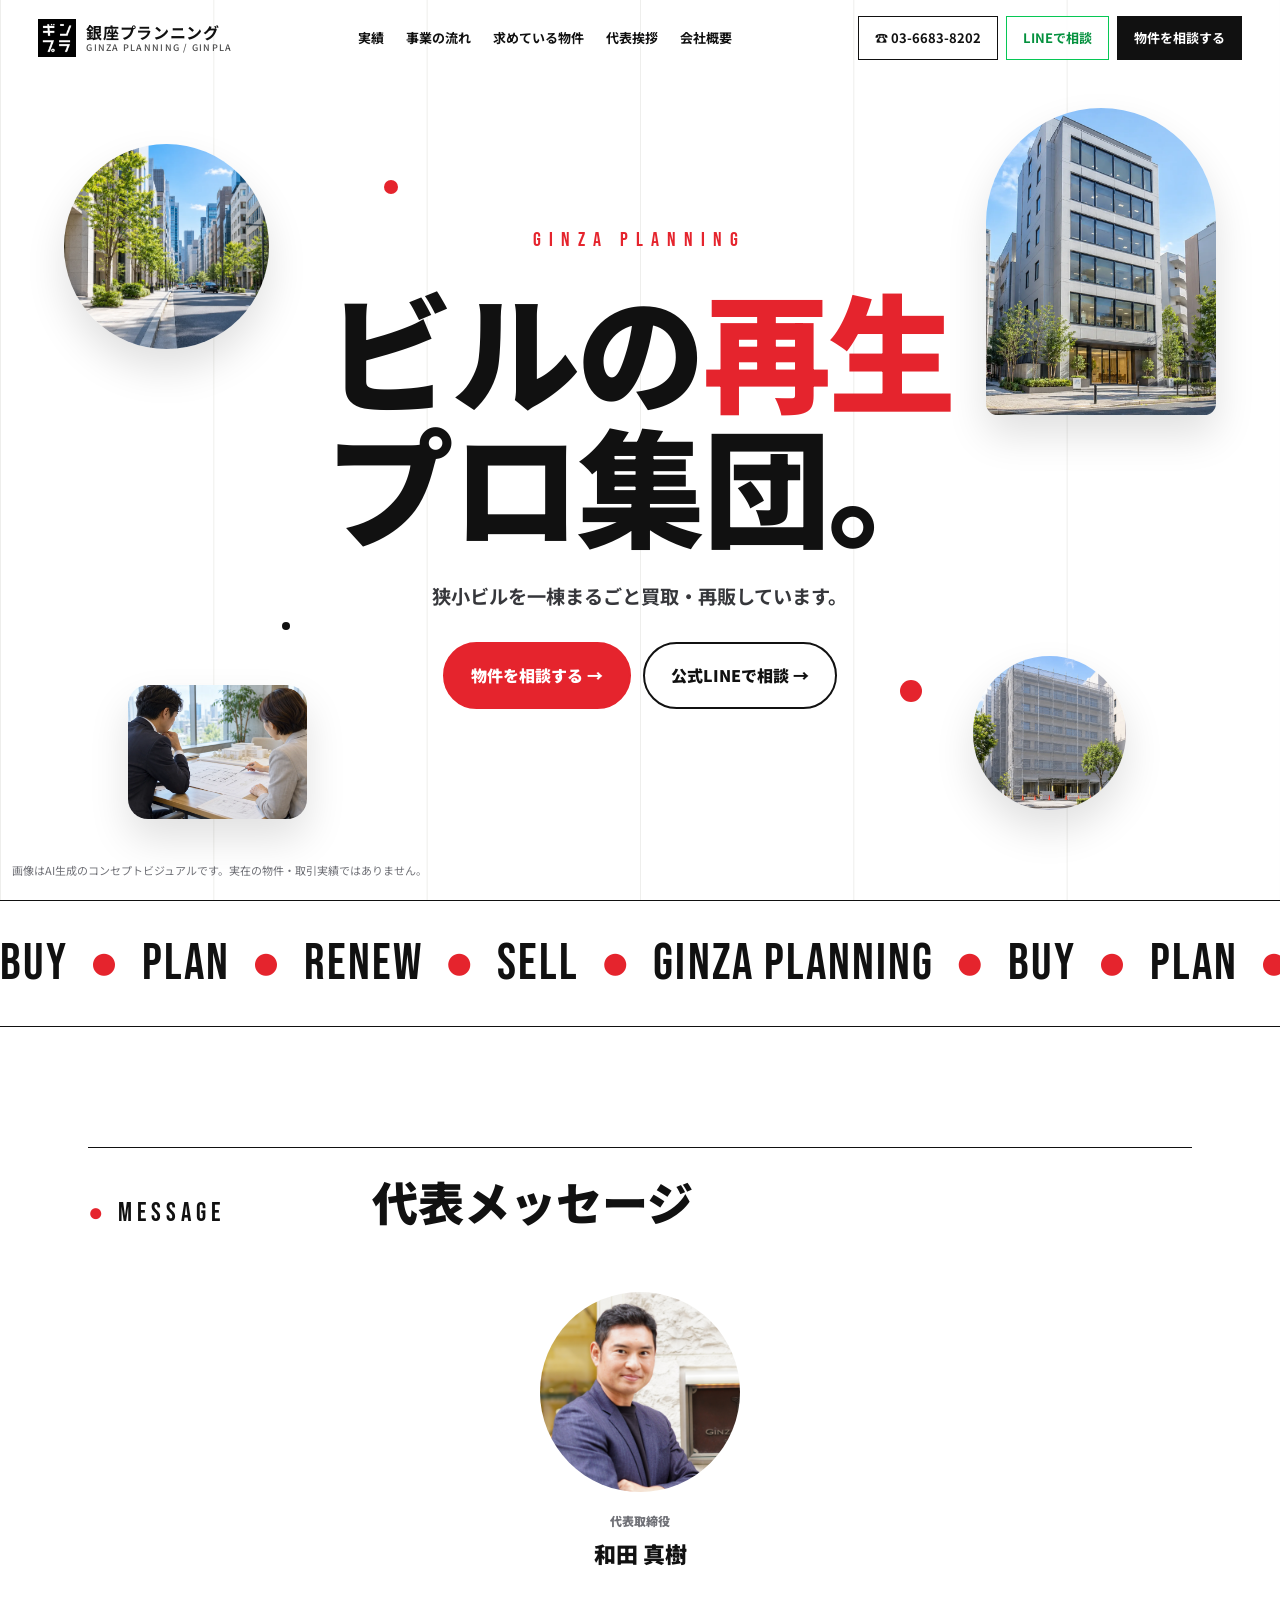
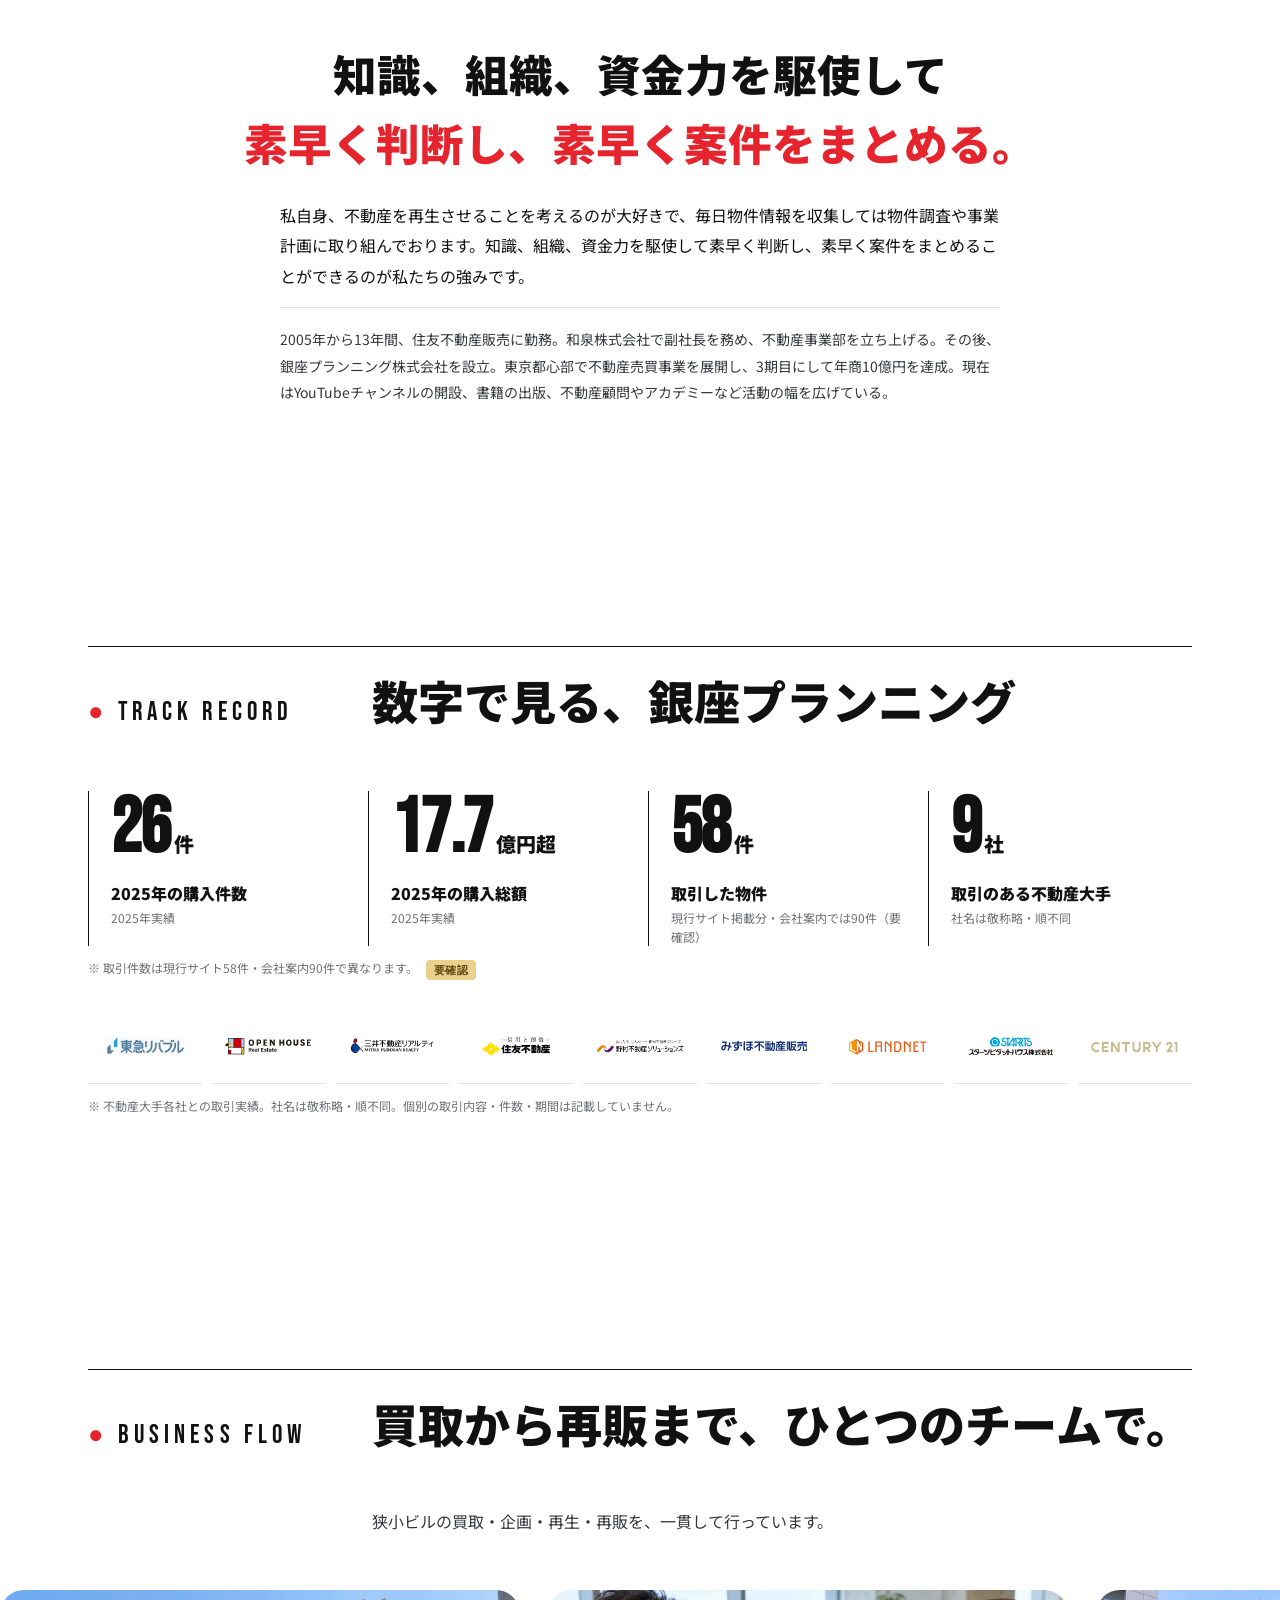
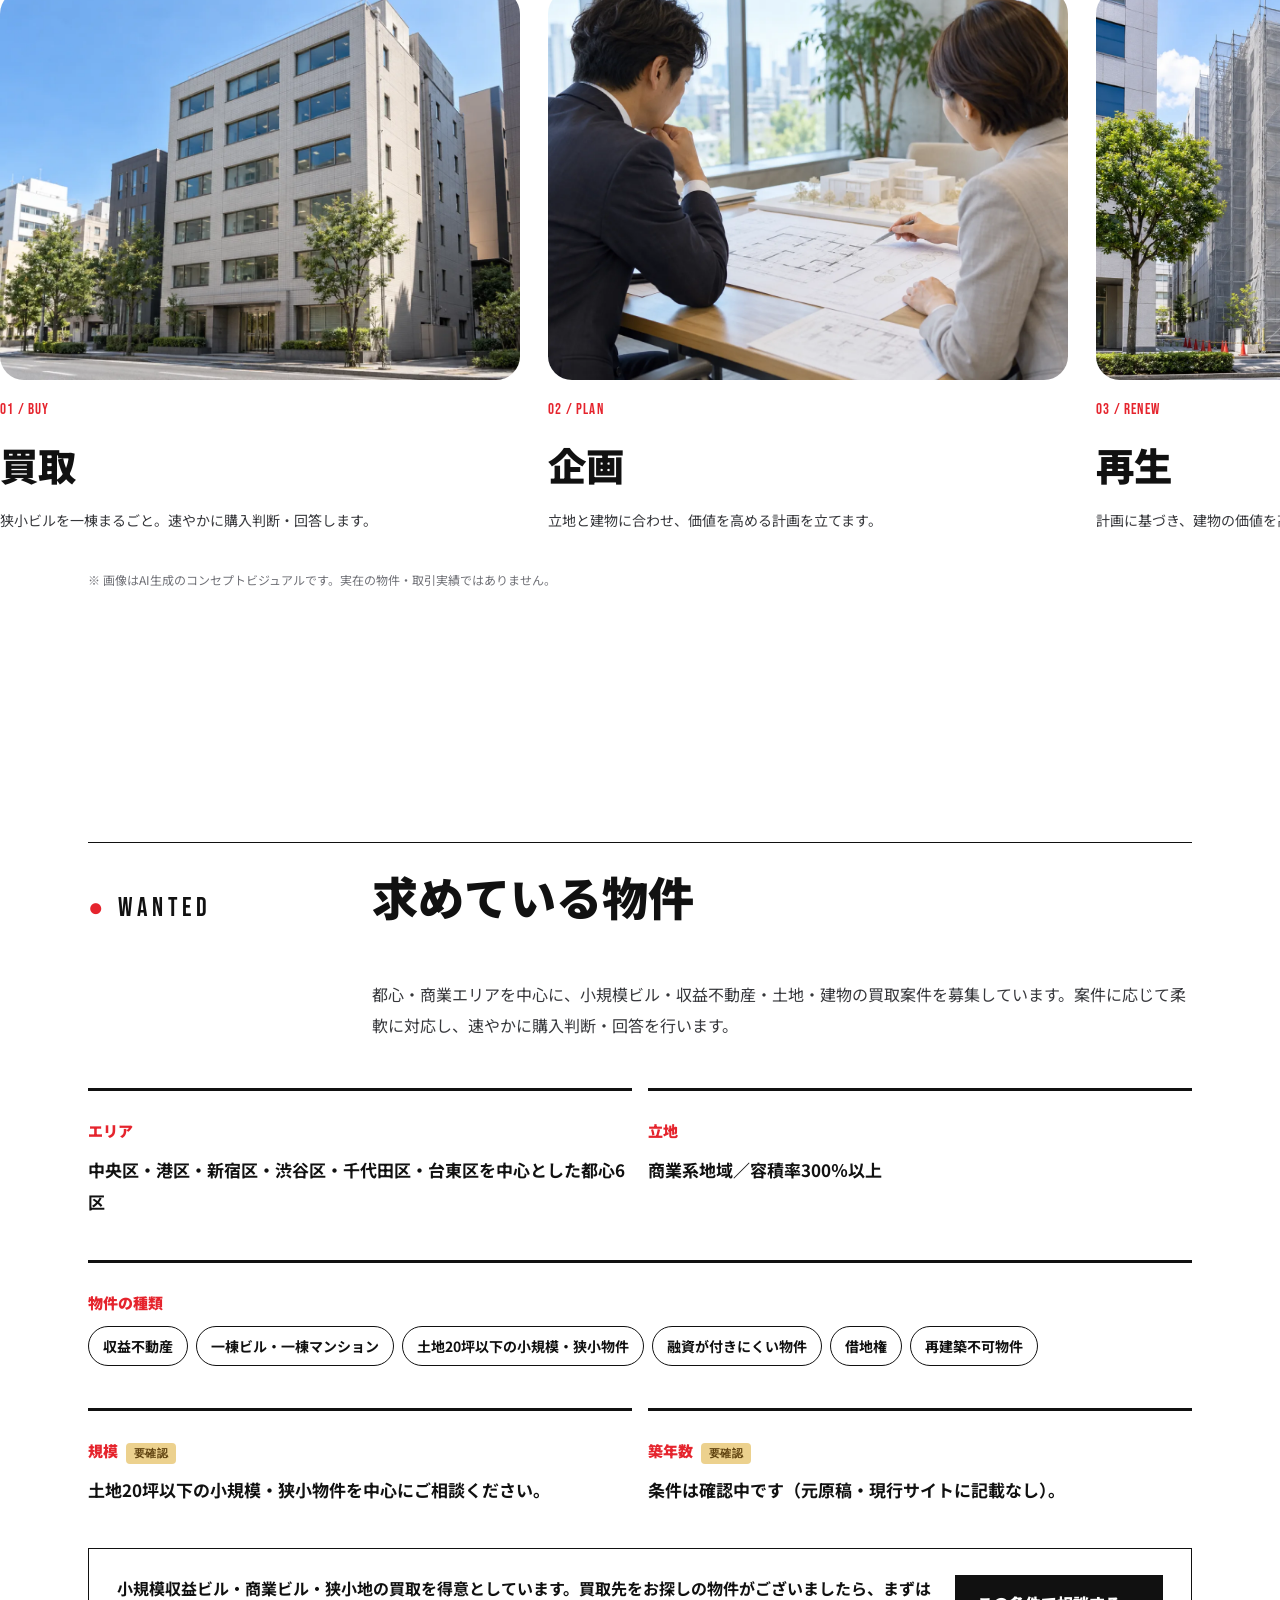
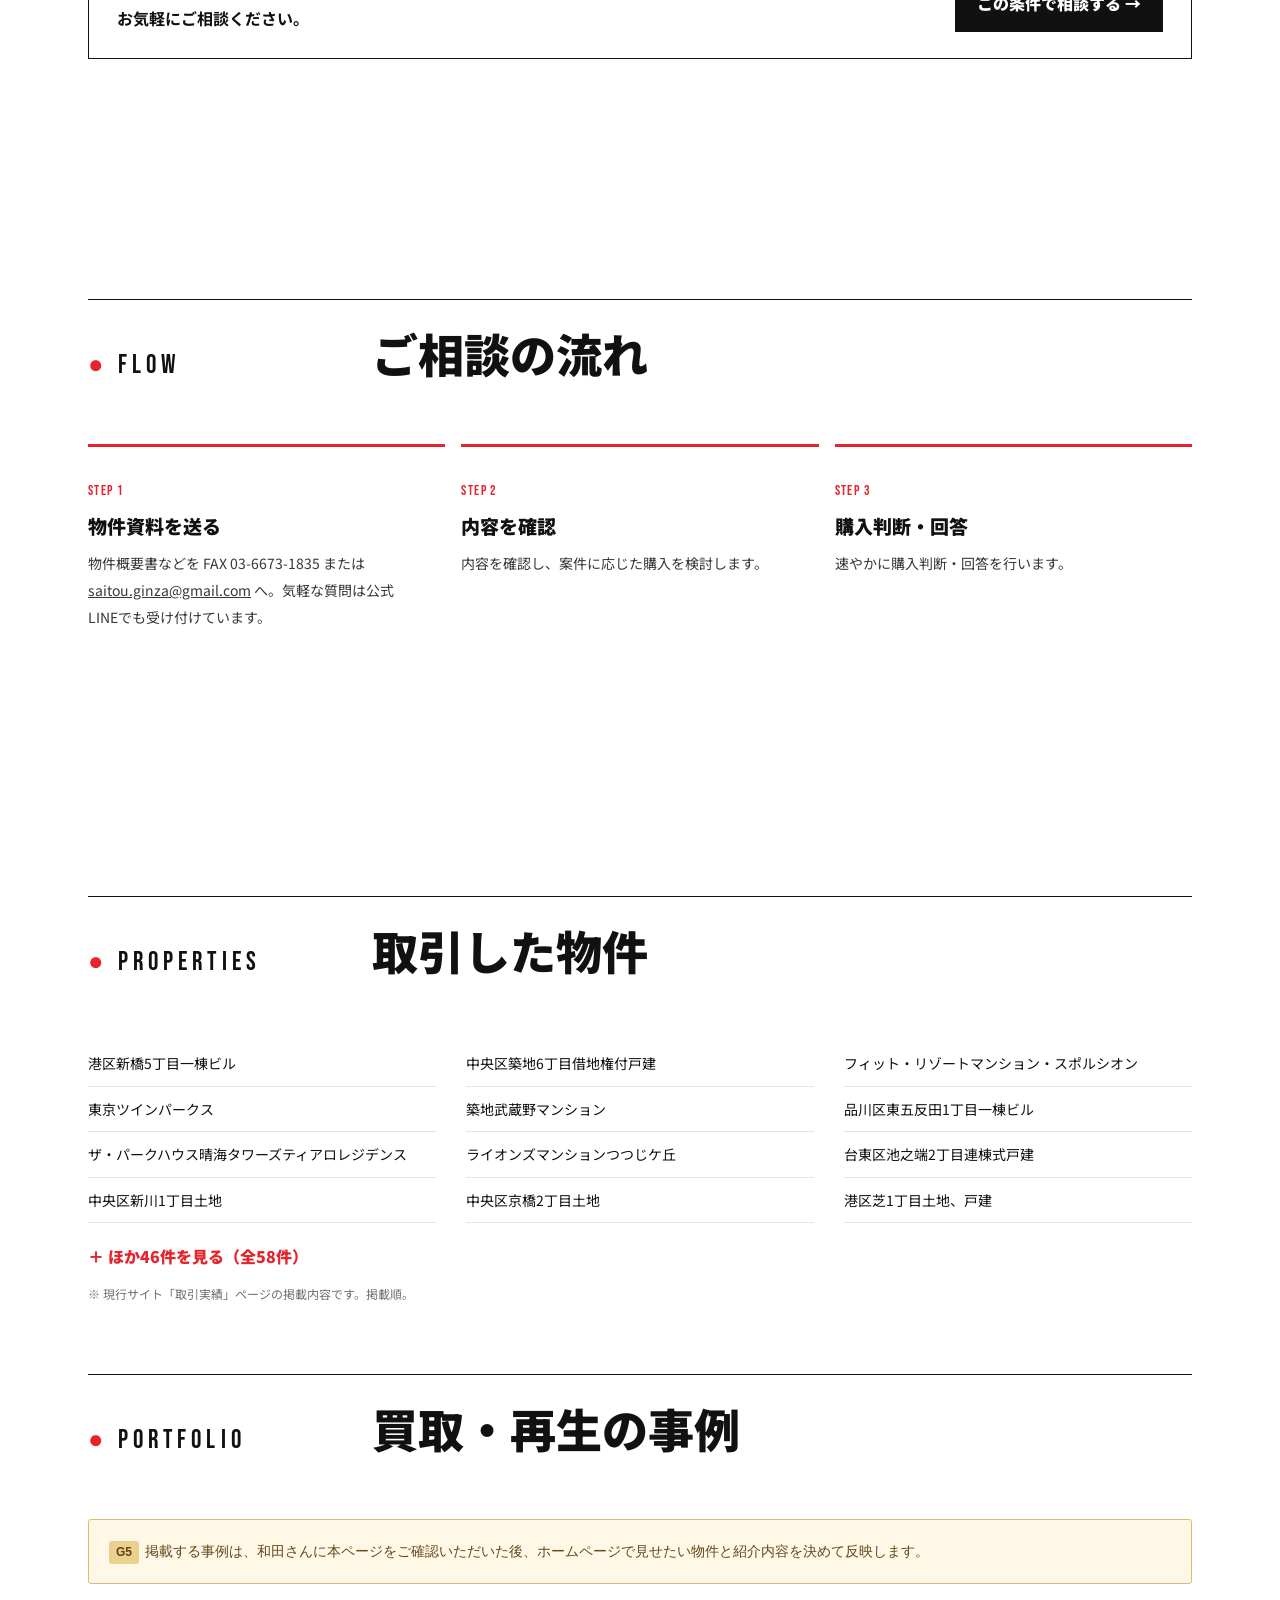
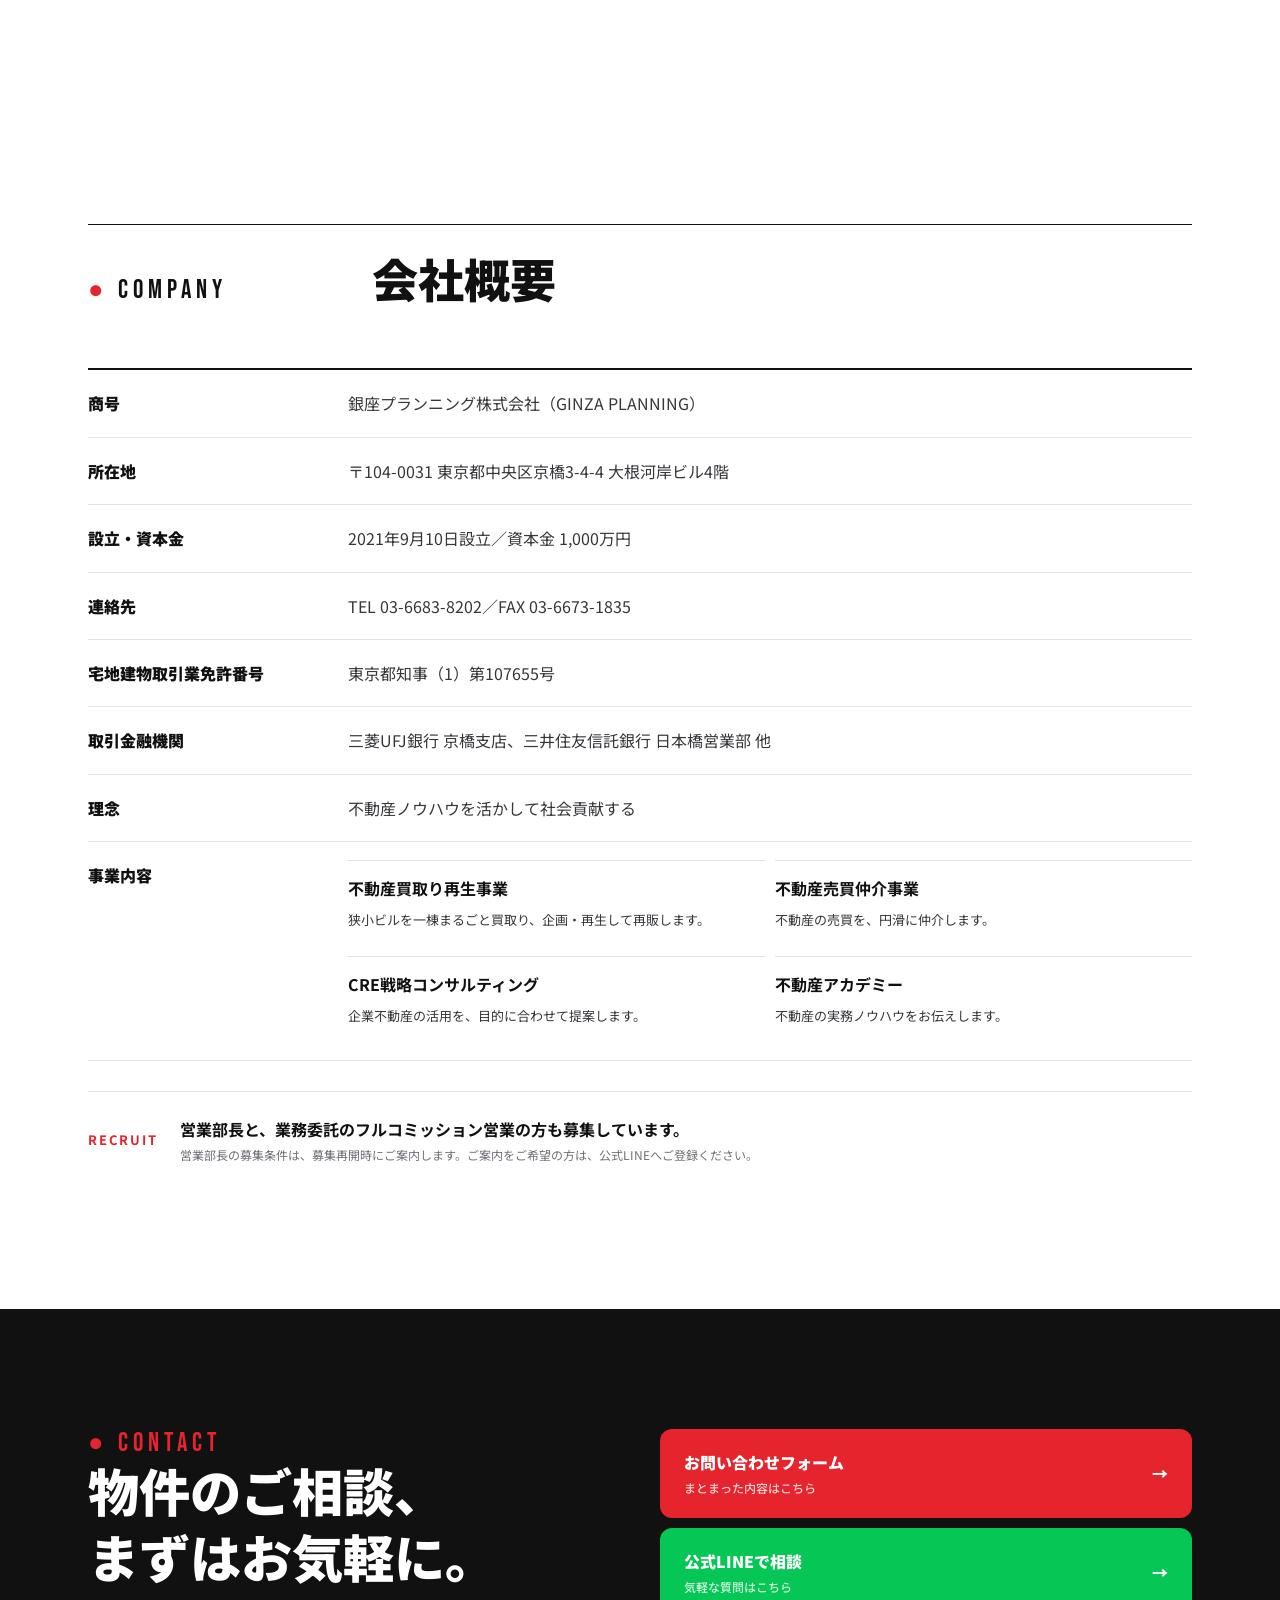
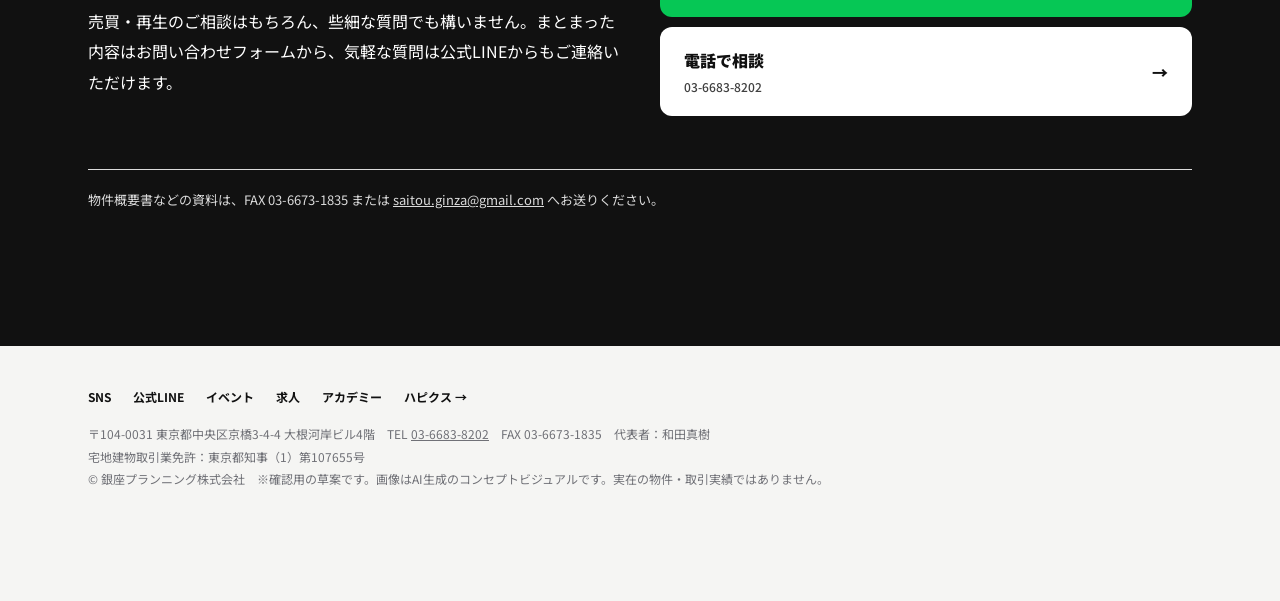
<file: ginpla-c.html>
<!doctype html>
<html lang="ja"><head><meta charset="utf-8"><meta name="viewport" content="width=device-width,initial-scale=1">
<meta name="robots" content="noindex,nofollow"><meta name="description" content="銀座プランニングの確認用LP（大きな文字と丸い写真、横に流れる事業紹介で魅せる案）">
<title>銀座プランニング｜C案 文字で魅せる（確認用）</title><link rel="icon" href="assets/ginpla/favicon-32.png" sizes="32x32">
<link rel="preconnect" href="https://fonts.googleapis.com"><link rel="preconnect" href="https://fonts.gstatic.com" crossorigin>
<link href="https://fonts.googleapis.com/css2?family=Bebas+Neue&family=Noto+Sans+JP:wght@400;500;700;900&display=swap" rel="stylesheet">
<style>img{height:auto}h1,h2,h3,blockquote,.pull,.state p,.wcard p,.lead{word-break:auto-phrase;overflow-wrap:anywhere;text-wrap:balance}.sp{display:none}@media(max-width:820px){.sp{display:inline}}.ask-wrap{display:block;background:#fff8e6;border:1px solid #dbbb74;color:#63481a;padding:12px 14px;border-radius:3px;font-size:13px;line-height:1.8;font-family:'Hiragino Sans',sans-serif}.ask-wrap small{display:block;font-size:12px;margin-top:4px}.ask{display:inline-block;padding:0 7px;margin-right:6px;font-weight:700;background:#ecd18e;color:#604310;border-radius:3px;font-size:12px}.ask-box{background:#fff8e6;border:1px solid #dbbb74;color:#63481a;padding:18px 20px;border-radius:3px;font-size:14px;line-height:1.9;font-family:'Hiragino Sans',sans-serif}.brand-txt{display:flex;flex-direction:column;line-height:1.25;font-family:'Hiragino Sans','Noto Sans JP',sans-serif}.brand-txt b{font-size:16px;font-weight:700;letter-spacing:.04em}.brand-txt small{font-size:9px;letter-spacing:.14em;opacity:.75;font-weight:500}.tmp{display:inline-block;vertical-align:middle;margin-left:8px;padding:1px 8px;border-radius:4px;background:#ecd18e;color:#604310;font-size:11px;font-weight:700;line-height:1.7;font-family:'Hiragino Sans',sans-serif;letter-spacing:.04em}
*{box-sizing:border-box}html{scroll-behavior:smooth;scroll-padding-top:84px;overflow-x:clip}
body{margin:0;background:var(--bg);color:var(--text);font-family:var(--font);font-size:16px;line-height:1.9;-webkit-font-smoothing:antialiased;overflow-x:clip}
a{color:inherit}img{display:block;max-width:100%}
.wrap{max-width:1200px;margin:0 auto;padding:0 clamp(18px,4vw,48px)}
.hdr{position:fixed;inset:0 0 auto;z-index:60;transition:background .35s,box-shadow .35s}
.hdr.scrolled{background:rgba(255,255,255,.96);box-shadow:0 1px 0 var(--line);backdrop-filter:blur(10px);-webkit-backdrop-filter:blur(10px)}
.hwrap{height:76px;display:flex;align-items:center;justify-content:space-between;gap:18px;padding:0 clamp(16px,3vw,40px)}
.brand{display:flex;align-items:center;gap:10px;text-decoration:none;color:var(--ink)}.brand img{width:38px;height:38px}
.hdr nav{display:flex;gap:22px;font-size:13px;font-weight:700;color:var(--ink)}.hdr nav a{text-decoration:none}.hdr nav a:hover{color:var(--red)}
.acts{display:flex;gap:8px}
.act{display:inline-flex;align-items:center;padding:9px 16px;border-radius:999px;font-size:13px;font-weight:700;text-decoration:none;border:1.5px solid var(--ink);color:var(--ink);background:rgba(255,255,255,.85);white-space:nowrap;transition:transform .2s,background .2s,color .2s}
.act:hover{transform:translateY(-2px)}
.act.line{border-color:#06c755;color:#04913e}.act.line:hover{background:#06c755;color:#fff}
.act.red{background:var(--red);border-color:var(--red);color:#fff}
.sec{padding:120px 0;position:relative}
.sec-head{position:relative;margin:0 0 48px}
.sec-en{display:block;font-family:var(--en);line-height:.9;color:var(--en-color);font-size:var(--en-size);letter-spacing:.01em;white-space:nowrap;pointer-events:none}
.sec-head h2{margin:-.2em 0 0;position:relative;color:var(--ink);font-size:clamp(26px,3vw,40px);font-weight:900;line-height:1.35}
.sec-lead{margin:16px 0 0;max-width:820px}
.cap{font-size:12px;color:var(--mute);line-height:1.7;margin-top:12px}
.nums{display:grid;grid-template-columns:repeat(4,1fr);gap:16px}
.n b{display:block;white-space:nowrap;font-family:var(--num);color:var(--ink);font-size:clamp(56px,6vw,96px);line-height:1;letter-spacing:-.02em}
.n b small{font-family:var(--font);font-weight:900;font-size:.26em;color:var(--red);margin-left:4px;letter-spacing:0}
.n b.done{animation:don .45s cubic-bezier(.2,1.8,.4,1)}
@keyframes don{40%{transform:scale(1.14)}}
.n p{margin:10px 0 0;font-weight:900;color:var(--ink)}
.n .n-note{display:block;font-size:12px;color:var(--mute);line-height:1.6}
.logos{display:grid;grid-template-columns:repeat(9,1fr);gap:10px;margin-top:28px}
.logos div{background:#fff;border:1px solid var(--line);border-radius:10px;height:76px;display:grid;place-items:center;padding:0 8px}
.logos img{max-height:28px;max-width:100%;object-fit:contain}
.steps{display:grid;grid-template-columns:repeat(4,1fr);gap:18px;max-width:1200px;margin:0 auto;padding:0 clamp(18px,4vw,48px)}
.step figure{margin:0;overflow:hidden;border-radius:var(--radius);aspect-ratio:4/5;background:#ddd}
.step img{width:100%;height:100%;object-fit:cover;transition:transform 1s cubic-bezier(.2,.8,.2,1)}
.step:hover img{transform:scale(1.06)}
.step-no{display:block;margin-top:16px;font-family:var(--en);font-size:15px;color:var(--red);letter-spacing:.08em}
.step h3{margin:4px 0 6px;font-size:26px;font-weight:900;color:var(--ink)}
.step p{margin:0;font-size:14px}
.wgrid{display:grid;grid-template-columns:1fr 1fr;gap:16px}
.wc{background:#fff;border:1px solid var(--line);border-radius:var(--radius);padding:26px 28px}
.wc.full{grid-column:1/-1}
.wc h3{margin:0 0 8px;font-size:15px;color:var(--red);font-weight:900}
.wc p{margin:0;font-size:17px;font-weight:700;color:var(--ink)}
.tags{list-style:none;margin:4px 0 0;padding:0;display:flex;flex-wrap:wrap;gap:8px}
.tags li{border:1.5px solid var(--ink);border-radius:999px;padding:6px 14px;font-size:14px;font-weight:700;color:var(--ink);background:#fff}
.fact{margin-top:16px;display:flex;flex-wrap:wrap;gap:16px;align-items:center;justify-content:space-between;background:var(--ink);color:#fff;border-radius:var(--radius);padding:24px 28px}
.fact p{margin:0;flex:1 1 420px;font-weight:700}
.btn-red{display:inline-flex;align-items:center;padding:13px 22px;border-radius:999px;background:var(--red);color:#fff;font-weight:900;text-decoration:none;transition:transform .2s cubic-bezier(.2,1.6,.4,1)}
.btn-red:hover{transform:scale(1.05)}
.csteps{list-style:none;margin:0;padding:0;display:grid;grid-template-columns:repeat(3,1fr);gap:16px}
.csteps li{background:#fff;border:1px solid var(--line);border-radius:var(--radius);padding:26px}
.csteps span{font-family:var(--en);color:var(--red);letter-spacing:.1em;font-size:14px}
.csteps h3{margin:4px 0 6px;font-size:19px;font-weight:900;color:var(--ink)}.csteps p{margin:0;font-size:14px}
.rep{display:grid;grid-template-columns:380px 1fr;gap:clamp(30px,5vw,72px);align-items:start}
.rep-ph img{width:100%;aspect-ratio:1;object-fit:cover;border-radius:var(--radius)}
.rep .nm{margin:18px 0 0;font-weight:900;font-size:22px;color:var(--ink)}.rep .nm small{display:block;font-size:12px;color:var(--mute)}
.pull{margin:0 0 22px;font-size:clamp(24px,2.6vw,36px);font-weight:900;line-height:1.55;color:var(--ink)}
.pull em{font-style:normal;color:var(--red)}
.msg{margin:0 0 16px;color:var(--ink)}
.bio{margin:0;font-size:14px;background:var(--soft);border-radius:12px;padding:18px 20px}
.props{list-style:none;padding:0;margin:0;columns:3;column-gap:30px;font-size:14px;color:var(--ink)}
.props li{break-inside:avoid;padding:9px 0;border-bottom:1px solid var(--line)}
details summary{cursor:pointer;list-style:none;display:inline-block;margin-top:18px;font-weight:900;color:var(--red)}
details summary::-webkit-details-marker{display:none}
.g5{margin-top:70px}
.specs{margin:0;border-top:2px solid var(--ink)}
.specs>div{display:grid;grid-template-columns:240px 1fr;gap:20px;padding:18px 0;border-bottom:1px solid var(--line)}
.specs dt{font-weight:900;color:var(--ink)}.specs dd{margin:0}
.biz{list-style:none;margin:0;padding:0;display:grid;grid-template-columns:1fr 1fr;gap:10px}
.biz li{background:var(--soft);border-radius:10px;padding:12px 14px}.biz b{display:block;color:var(--ink)}.biz span{font-size:13px}
.recruit{display:flex;gap:22px;align-items:center;background:var(--soft);border-radius:var(--radius);padding:22px 26px;margin-top:30px}
.recruit b{color:var(--red);letter-spacing:.14em;font-size:13px;white-space:nowrap}
.recruit p{margin:0;font-weight:700;color:var(--ink)}.recruit small{display:block;font-weight:400;color:var(--mute);font-size:12px}
.contact .wrap{display:grid;grid-template-columns:1fr 1fr;gap:40px;align-items:center}
.contact h2{margin:-.2em 0 16px;position:relative;font-size:clamp(32px,4vw,54px);font-weight:900;line-height:1.3}
.clist{display:grid;gap:10px}
.cbtn{display:flex;align-items:center;justify-content:space-between;gap:18px;padding:18px 24px;border-radius:12px;font-weight:900;text-decoration:none;transition:transform .2s,box-shadow .2s}
.cbtn:hover{transform:translateY(-3px);box-shadow:0 12px 26px rgba(0,0,0,.15)}
.cbtn small{display:block;font-size:12px;font-weight:500;opacity:.8}
.cbtn.line{background:#06c755;color:#fff}
.docs{grid-column:1/-1;font-size:13px;padding-top:18px;border-top:1px solid currentColor;opacity:.85}
footer{padding:40px 0 110px;font-size:12px;color:var(--mute);background:var(--soft)}
footer nav{display:flex;flex-wrap:wrap;gap:10px 22px;margin-bottom:14px;color:var(--ink);font-weight:700}footer nav a{text-decoration:none}
footer .ask-wrap{margin-top:12px;max-width:640px}
.sticky{display:none}
.rv{opacity:0;transform:translateY(26px);transition:opacity .8s cubic-bezier(.2,.8,.2,1),transform .8s cubic-bezier(.2,.8,.2,1)}.rv.in{opacity:1;transform:none}
.no-js .rv{opacity:1;transform:none}
@media(max-width:1100px){.hdr nav{display:none}.logos{grid-template-columns:repeat(5,1fr)}}
@media(max-width:860px){.hwrap{height:62px}.acts .act:not(.red){display:none}
.sec{padding:80px 0}.nums{grid-template-columns:1fr 1fr;gap:12px}.n b{font-size:46px}.n b small{font-size:.32em}.logos{grid-template-columns:repeat(3,1fr)}.logos div{height:62px}
.steps{grid-template-columns:1fr 1fr;gap:14px}.step h3{font-size:21px}.wgrid{grid-template-columns:1fr}.csteps{grid-template-columns:1fr}
.rep{grid-template-columns:1fr}.rep-ph{max-width:260px}.props{columns:1}.specs>div{grid-template-columns:1fr;gap:2px}.biz{grid-template-columns:1fr}
.recruit{flex-direction:column;align-items:flex-start;gap:6px}.contact .wrap{grid-template-columns:1fr}
.sticky{display:grid;grid-template-columns:1fr 1fr;gap:8px;position:fixed;left:0;right:0;bottom:0;z-index:70;padding:10px 12px calc(10px + env(safe-area-inset-bottom));background:rgba(255,255,255,.96);border-top:1px solid var(--line)}
.sticky a{display:flex;align-items:center;justify-content:center;padding:13px 8px;border-radius:10px;font-weight:700;font-size:14px;text-decoration:none;border:1.5px solid var(--ink);color:var(--ink)}
.sticky a.line{background:#06c755;border-color:#06c755;color:#fff}}
@media(prefers-reduced-motion:reduce){*,*::before,*::after{animation:none!important;transition:none!important}.rv{opacity:1;transform:none}html{scroll-behavior:auto}[data-speed]{transform:none!important}}

:root{--bg:#fff;--soft:#f5f5f3;--ink:#111;--text:#36373b;--mute:#707177;--line:#e3e3df;--red:#e5242d;--radius:14px;
--font:"Noto Sans JP","Hiragino Sans",sans-serif;--en:"Bebas Neue",sans-serif;--num:"Bebas Neue",sans-serif;--en-color:var(--red);--en-size:clamp(20px,2vw,26px)}
.sec-en{letter-spacing:.2em;margin-bottom:12px}
.sec-head h2{margin:0;font-size:clamp(30px,3.6vw,48px)}
/* hero */
.hero{position:relative;min-height:100svh;display:grid;place-items:center;overflow:hidden;background:#fff;padding:110px 20px 80px}
.grid-lines{position:absolute;inset:0;background-image:linear-gradient(90deg,var(--line) 1px,transparent 1px);background-size:calc(100%/6) 100%;opacity:.6;pointer-events:none}
.catch{position:relative;z-index:2;text-align:center}
.catch .kick{margin:0 0 22px;font-family:var(--en);font-size:20px;letter-spacing:.4em;color:var(--red);opacity:0;animation:fade .6s .2s forwards}
.catch h1{margin:0;font-weight:900;color:var(--ink);font-size:clamp(58px,10vw,160px);line-height:1.05;letter-spacing:-.02em}
.catch h1 .r{color:var(--red)}
.ch{display:inline-block;opacity:0;transform:translateY(.5em) rotate(8deg);animation:chIn .7s cubic-bezier(.2,1.3,.4,1) forwards;animation-delay:calc(var(--d) + .4s)}
@keyframes chIn{to{opacity:1;transform:none}}
.catch .sub{margin:28px 0 0;font-size:clamp(16px,1.5vw,20px);font-weight:700;opacity:0;animation:fade .7s 1.6s forwards}
.catch .btns{display:flex;justify-content:center;flex-wrap:wrap;gap:12px;margin-top:28px;opacity:0;animation:fade .7s 1.8s forwards}
@keyframes fade{from{opacity:0;transform:translateY(12px)}to{opacity:1;transform:none}}
.tbtn{display:inline-flex;align-items:center;gap:16px;padding:16px 26px;border-radius:999px;font-weight:900;text-decoration:none;border:2px solid var(--ink);color:var(--ink);background:#fff;transition:background .25s,color .25s,transform .25s}
.tbtn:hover{background:var(--ink);color:#fff;transform:translateY(-2px)}
.tbtn.red{background:var(--red);border-color:var(--red);color:#fff}.tbtn.red:hover{background:var(--ink);border-color:var(--ink)}
.float{position:absolute;z-index:1;overflow:hidden;box-shadow:0 20px 40px rgba(0,0,0,.12);animation:pop 1s cubic-bezier(.2,1.2,.4,1) backwards}
.float img{width:100%;height:100%;object-fit:cover}
.f1{width:clamp(130px,16vw,240px);aspect-ratio:1;border-radius:50%;left:5%;top:16%;animation-delay:1.2s}
.f2{width:clamp(150px,18vw,280px);aspect-ratio:3/4;border-radius:200px 200px 20px 20px;right:5%;top:12%;animation-delay:1.35s}
.f3{width:clamp(120px,14vw,210px);aspect-ratio:4/3;border-radius:20px;left:10%;bottom:9%;animation-delay:1.5s}
.f4{width:clamp(110px,12vw,180px);aspect-ratio:1;border-radius:50%;right:12%;bottom:10%;animation-delay:1.65s}
@keyframes pop{from{opacity:0;transform:scale(.6)}to{opacity:1;transform:none}}
.dot{position:absolute;width:14px;height:14px;border-radius:50%;background:var(--red);z-index:1}
.d1{left:30%;top:20%}.d2{right:28%;bottom:22%;width:22px;height:22px}.d3{left:22%;bottom:30%;width:8px;height:8px;background:var(--ink)}
.note{position:absolute;left:12px;bottom:8px;font-size:11px;color:var(--mute);z-index:2}
.marquee{overflow:hidden;white-space:nowrap;border-top:1px solid var(--ink);border-bottom:1px solid var(--ink);padding:14px 0}
.marquee div{display:inline-block;animation:mq 30s linear infinite;font-family:var(--en);font-size:clamp(34px,4vw,56px);letter-spacing:.04em;color:var(--ink)}
.marquee span{color:var(--red);margin:0 .4em}
@keyframes mq{to{transform:translateX(-50%)}}
/* horizontal flow */
.flow.auto .steps-wrap{overflow:hidden;padding:6px 0 24px}
.flow.auto .steps{display:flex;gap:28px;width:max-content;max-width:none;padding:0;margin:0;animation:flowSlide 48s linear infinite}
.flow.auto .steps-wrap:hover .steps{animation-play-state:paused}
@keyframes flowSlide{to{transform:translateX(calc(-50% - 14px))}}
.flow.auto .step{width:min(520px,70vw);flex:none}
.flow.auto .step figure{aspect-ratio:4/3;border-radius:24px}
.flow.auto .step h3{font-size:clamp(34px,3vw,48px)}
.n{border-left:4px solid var(--red);padding-left:20px}
.n b{color:var(--ink)}
.wc{border-radius:0;border:0;border-top:3px solid var(--ink);padding-left:0;padding-right:0;background:transparent}
.fact{border-radius:999px}
.csteps li{border-radius:0;border:0;border-top:3px solid var(--red);padding-left:0;background:transparent}
.rep-ph img{border-radius:200px 200px 24px 24px}
.contact{background:var(--ink);color:#fff}
.contact h2{color:#fff}.contact .sec-en{color:var(--red)}
.cbtn.form{background:var(--red);color:#fff}.cbtn.tel{background:#fff;color:var(--ink)}

/* === C：品のある編集誌風。白黒・細い線・余白、赤は点だけ === */
.hdr.scrolled{box-shadow:0 1px 0 var(--ink)}
.act{border-radius:0;border-width:1px}.act.red{background:var(--ink);border-color:var(--ink)}
.sec-head{display:grid;grid-template-columns:260px 1fr;gap:24px;align-items:baseline;border-top:1px solid var(--ink);padding-top:22px}.sec-head .sec-en{white-space:normal;line-height:1.4}
.sec-head .sec-lead{grid-column:2}
.sec-en::before{content:"● ";color:var(--red)}
.sec-en{color:var(--ink)}
.n{border-left:1px solid var(--ink);padding-left:22px}
.n b small{color:var(--ink)}
.logos div{border-radius:0;border:0;border-bottom:1px solid var(--line)}
.message .rep{grid-template-columns:1fr;max-width:900px;margin:0 auto;text-align:center}
.message .rep-ph{max-width:200px;margin:0 auto}.message .rep-ph img{border-radius:50%}
.message .pull{font-size:clamp(28px,3.4vw,46px);line-height:1.6}
.message .msg,.message .bio{text-align:left;max-width:720px;margin-left:auto;margin-right:auto}
.message .bio{background:transparent;border-top:1px solid var(--line);border-radius:0;padding:18px 0 0}
.fact{background:transparent;color:var(--ink);border:1px solid var(--ink);border-radius:0}
.fact .btn-red{background:var(--ink);border-radius:0}
.tags li{border-width:1px}
.biz li,.recruit{background:transparent;border-top:1px solid var(--line);border-radius:0;padding-left:0}
@media(max-width:860px){.sec-head{grid-template-columns:1fr;gap:6px}.sec-head .sec-lead{grid-column:1}}

@media(max-width:860px){.catch h1{font-size:56px}.f1{left:-6%;top:12%}.f2{right:-8%;top:9%}.f3{left:-4%;bottom:6%}.f4{right:-5%;bottom:8%}.tbtn{width:100%;justify-content:space-between}
.flow.auto .step{width:78vw}.flow.auto .steps{animation-duration:34s}}
@media(prefers-reduced-motion:reduce){.ch,.catch .kick,.catch .sub,.catch .btns,.float{opacity:1;transform:none}
.flow.auto .steps{animation:none;display:grid;grid-template-columns:repeat(2,1fr);width:auto;padding:0 clamp(18px,4vw,48px)}.flow.auto .dup{display:none}.flow.auto .step{width:auto}}
</style></head>

<body class="no-js"><header class="hdr "><div class="hwrap"><a class="brand" href="#top"><img src="assets/ginpla/ginpla-logo-black-128.webp" alt="ギンプラ ロゴ" width="38" height="38"><span class="brand-txt"><b>銀座プランニング</b><small>GINZA PLANNING / GINPLA</small></span></a>
<nav><a href="#numbers">実績</a><a href="#flow">事業の流れ</a><a href="#wanted">求めている物件</a><a href="#message">代表挨拶</a><a href="#company">会社概要</a></nav>
<div class="acts"><a class="act tel" href="tel:0366838202">☎ 03-6683-8202</a><a class="act line" href="https://page.line.me/199jpqpa?openQrModal=true" target="_blank" rel="noopener">LINEで相談</a><a class="act red" href="#contact">物件を相談する</a></div></div></header><main id="top"><section class="hero" aria-label="銀座プランニング">
  <div class="grid-lines" aria-hidden="true"></div>
  <figure class="float f1" data-speed="-0.12" style="margin:0"><img src="assets/ginpla/lp3/photo-city.webp" alt="" aria-hidden="true"></figure>
  <figure class="float f2" data-speed="-0.2" style="margin:0"><img src="assets/ginpla/lp3/photo-after.webp" alt="" aria-hidden="true"></figure>
  <figure class="float f3" data-speed="-0.08" style="margin:0"><img src="assets/ginpla/lp3/photo-planning.webp" alt="" aria-hidden="true"></figure>
  <figure class="float f4" data-speed="-0.16" style="margin:0"><img src="assets/ginpla/lp3/photo-renovation.webp" alt="" aria-hidden="true"></figure>
  <span class="dot d1" aria-hidden="true"></span><span class="dot d2" aria-hidden="true"></span><span class="dot d3" aria-hidden="true"></span>
  <div class="catch">
    <p class="kick">GINZA PLANNING</p>
    <h1 aria-label="ビルの再生プロ集団。"><span class="ch" style="--d:0.00s">ビ</span><span class="ch" style="--d:0.09s">ル</span><span class="ch" style="--d:0.18s">の</span><span class="r"><span class="ch" style="--d:0.27s">再</span><span class="ch" style="--d:0.39s">生</span></span><br><span class="ch" style="--d:0.55s">プ</span><span class="ch" style="--d:0.64s">ロ</span><span class="ch" style="--d:0.73s">集</span><span class="ch" style="--d:0.82s">団</span><span class="ch" style="--d:0.91s">。</span></h1>
    <p class="sub">狭小ビルを一棟まるごと<br class="sp">買取・再販しています。</p>
    <div class="btns"><a class="tbtn red" href="#contact">物件を相談する →</a><a class="tbtn" href="https://page.line.me/199jpqpa?openQrModal=true" target="_blank" rel="noopener">公式LINEで相談 →</a></div>
  </div>
  <p class="note">画像はAI生成のコンセプトビジュアルです。実在の物件・取引実績ではありません。</p>
</section>
<div class="marquee" aria-hidden="true"><div>BUY<span>●</span>PLAN<span>●</span>RENEW<span>●</span>SELL<span>●</span>GINZA PLANNING<span>●</span>BUY<span>●</span>PLAN<span>●</span>RENEW<span>●</span>SELL<span>●</span>GINZA PLANNING<span>●</span>BUY<span>●</span>PLAN<span>●</span>RENEW<span>●</span>SELL<span>●</span>GINZA PLANNING<span>●</span>BUY<span>●</span>PLAN<span>●</span>RENEW<span>●</span>SELL<span>●</span>GINZA PLANNING<span>●</span></div></div><section class="sec message" id="message"><div class="wrap"><div class="sec-head rv"><span class="sec-en" aria-hidden="true">MESSAGE</span><h2>代表メッセージ</h2></div>
<div class="rep"><div class="rep-ph rv"><img src="assets/ginpla/wada-profile.png" alt="代表取締役 和田真樹" width="500" height="500" loading="lazy"><p class="nm"><small>代表取締役</small>和田 真樹</p></div>
<div class="rv"><p class="pull">知識、組織、資金力を駆使して<br><em>素早く判断し、素早く案件をまとめる。</em></p><p class="msg">私自身、不動産を再生させることを考えるのが大好きで、毎日物件情報を収集しては物件調査や事業計画に取り組んでおります。知識、組織、資金力を駆使して素早く判断し、素早く案件をまとめることができるのが私たちの強みです。</p><p class="bio">2005年から13年間、住友不動産販売に勤務。和泉株式会社で副社長を務め、不動産事業部を立ち上げる。その後、銀座プランニング株式会社を設立。東京都心部で不動産売買事業を展開し、3期目にして年商10億円を達成。現在はYouTubeチャンネルの開設、書籍の出版、不動産顧問やアカデミーなど活動の幅を広げている。</p></div></div></div></section><section class="sec numbers" id="numbers"><div class="wrap"><div class="sec-head rv"><span class="sec-en" aria-hidden="true">TRACK RECORD</span><h2>数字で見る、銀座プランニング</h2></div>
<div class="nums"><div class="n rv"><b><span class="count" data-to="26" data-dec="0">26</span><small>件</small></b><p>2025年の購入件数</p><span class="n-note">2025年実績</span></div><div class="n rv"><b><span class="count" data-to="17.7" data-dec="1">17.7</span><small>億円超</small></b><p>2025年の購入総額</p><span class="n-note">2025年実績</span></div><div class="n rv"><b><span class="count" data-to="58" data-dec="0">58</span><small>件</small></b><p>取引した物件</p><span class="n-note">現行サイト掲載分・会社案内では90件（要確認）</span></div><div class="n rv"><b><span class="count" data-to="9" data-dec="0">9</span><small>社</small></b><p>取引のある不動産大手</p><span class="n-note">社名は敬称略・順不同</span></div></div><p class="cap">※ 取引件数は現行サイト58件・会社案内90件で異なります。<span class="tmp">要確認</span></p>
<div class="logos rv"><div><img src="assets/ginpla/partner-01-tokyu-livable.png" alt="東急リバブル" loading="lazy" decoding="async"></div><div><img src="assets/ginpla/partner-02-openhouse.png" alt="OPEN HOUSE" loading="lazy" decoding="async"></div><div><img src="assets/ginpla/partner-03-mitsui-realty.png" alt="三井不動産リアルティ" loading="lazy" decoding="async"></div><div><img src="assets/ginpla/partner-04-sumitomo.png" alt="住友不動産" loading="lazy" decoding="async"></div><div><img src="assets/ginpla/partner-05-nomura.png" alt="野村不動産ソリューションズ" loading="lazy" decoding="async"></div><div><img src="assets/ginpla/partner-06-mizuho.png" alt="みずほ不動産販売" loading="lazy" decoding="async"></div><div><img src="assets/ginpla/partner-07-landnet.png" alt="LANDNET" loading="lazy" decoding="async"></div><div><img src="assets/ginpla/partner-08-starts.png" alt="スターツピタットハウス" loading="lazy" decoding="async"></div><div><img src="assets/ginpla/partner-09-century21.png" alt="CENTURY21" loading="lazy" decoding="async"></div></div><p class="cap">※ 不動産大手各社との取引実績。社名は敬称略・順不同。個別の取引内容・件数・期間は記載していません。</p></div></section><section class="sec flow auto" id="flow"><div class="wrap"><div class="sec-head rv"><span class="sec-en" aria-hidden="true">BUSINESS FLOW</span><h2>買取から再販まで、ひとつのチームで。</h2><p class="sec-lead">狭小ビルの買取・企画・再生・再販を、一貫して行っています。</p></div></div>
<div class="steps-wrap"><div class="steps"><article class="step"><figure><img src="assets/ginpla/lp3/photo-before.webp" alt="再生前のビル外観（AI生成）" decoding="async"></figure><div class="step-txt"><span class="step-no">01 / BUY</span><h3>買取</h3><p>狭小ビルを一棟まるごと。速やかに購入判断・回答します。</p></div></article><article class="step"><figure><img src="assets/ginpla/lp3/photo-planning.webp" alt="企画の打ち合わせ（AI生成）" decoding="async"></figure><div class="step-txt"><span class="step-no">02 / PLAN</span><h3>企画</h3><p>立地と建物に合わせ、価値を高める計画を立てます。</p></div></article><article class="step"><figure><img src="assets/ginpla/lp3/photo-renovation.webp" alt="再生工事中のビル（AI生成）" decoding="async"></figure><div class="step-txt"><span class="step-no">03 / RENEW</span><h3>再生</h3><p>計画に基づき、建物の価値を高める再生を進めます。</p></div></article><article class="step"><figure><img src="assets/ginpla/lp3/photo-after.webp" alt="再生後のビル外観（AI生成）" decoding="async"></figure><div class="step-txt"><span class="step-no">04 / SELL</span><h3>再販</h3><p>建物に新たな価値を加え、再販につなげます。</p></div></article><article class="step dup" aria-hidden="true"><figure><img src="assets/ginpla/lp3/photo-before.webp" alt="再生前のビル外観（AI生成）" decoding="async"></figure><div class="step-txt"><span class="step-no">01 / BUY</span><h3>買取</h3><p>狭小ビルを一棟まるごと。速やかに購入判断・回答します。</p></div></article><article class="step dup" aria-hidden="true"><figure><img src="assets/ginpla/lp3/photo-planning.webp" alt="企画の打ち合わせ（AI生成）" decoding="async"></figure><div class="step-txt"><span class="step-no">02 / PLAN</span><h3>企画</h3><p>立地と建物に合わせ、価値を高める計画を立てます。</p></div></article><article class="step dup" aria-hidden="true"><figure><img src="assets/ginpla/lp3/photo-renovation.webp" alt="再生工事中のビル（AI生成）" decoding="async"></figure><div class="step-txt"><span class="step-no">03 / RENEW</span><h3>再生</h3><p>計画に基づき、建物の価値を高める再生を進めます。</p></div></article><article class="step dup" aria-hidden="true"><figure><img src="assets/ginpla/lp3/photo-after.webp" alt="再生後のビル外観（AI生成）" decoding="async"></figure><div class="step-txt"><span class="step-no">04 / SELL</span><h3>再販</h3><p>建物に新たな価値を加え、再販につなげます。</p></div></article></div></div><div class="wrap"><p class="cap">※ 画像はAI生成のコンセプトビジュアルです。実在の物件・取引実績ではありません。</p></div></section><section class="sec wanted" id="wanted"><div class="wrap"><div class="sec-head rv"><span class="sec-en" aria-hidden="true">WANTED</span><h2>求めている物件</h2><p class="sec-lead">都心・商業エリアを中心に、小規模ビル・収益不動産・土地・建物の買取案件を募集しています。案件に応じて柔軟に対応し、速やかに購入判断・回答を行います。</p></div>
<div class="wgrid">
<div class="wc rv"><h3>エリア</h3><p>中央区・港区・新宿区・渋谷区・千代田区・台東区を中心とした都心6区</p></div>
<div class="wc rv"><h3>立地</h3><p>商業系地域／容積率300％以上</p></div>
<div class="wc full rv"><h3>物件の種類</h3><ul class="tags"><li>収益不動産</li><li>一棟ビル・一棟マンション</li><li>土地20坪以下の小規模・狭小物件</li><li>融資が付きにくい物件</li><li>借地権</li><li>再建築不可物件</li></ul></div>
<div class="wc rv"><h3>規模<span class="tmp">要確認</span></h3><p>土地20坪以下の小規模・狭小物件を中心にご相談ください。</p></div>
<div class="wc rv"><h3>築年数<span class="tmp">要確認</span></h3><p>条件は確認中です（元原稿・現行サイトに記載なし）。</p></div>
</div><div class="fact rv"><p>小規模収益ビル・商業ビル・狭小地の買取を得意としています。買取先をお探しの物件がございましたら、まずはお気軽にご相談ください。</p><a class="btn-red" href="#contact">この条件で相談する →</a></div></div></section><section class="sec consult" id="consult"><div class="wrap"><div class="sec-head rv"><span class="sec-en" aria-hidden="true">FLOW</span><h2>ご相談の流れ</h2></div>
<ol class="csteps">
<li class="rv"><span>STEP 1</span><h3>物件資料を送る</h3><p>物件概要書などを FAX 03-6673-1835 または <a href="mailto:saitou.ginza@gmail.com">saitou.ginza@gmail.com</a> へ。気軽な質問は公式LINEでも受け付けています。</p></li>
<li class="rv"><span>STEP 2</span><h3>内容を確認</h3><p>内容を確認し、案件に応じた購入を検討します。</p></li>
<li class="rv"><span>STEP 3</span><h3>購入判断・回答</h3><p>速やかに購入判断・回答を行います。</p></li>
</ol></div></section><section class="sec props-sec" id="record"><div class="wrap"><div class="sec-head rv"><span class="sec-en" aria-hidden="true">PROPERTIES</span><h2>取引した物件</h2></div>
<ul class="props rv"><li>港区新橋5丁目一棟ビル</li><li>東京ツインパークス</li><li>ザ・パークハウス晴海タワーズティアロレジデンス</li><li>中央区新川1丁目土地</li><li>中央区築地6丁目借地権付戸建</li><li>築地武蔵野マンション</li><li>ライオンズマンションつつじケ丘</li><li>中央区京橋2丁目土地</li><li>フィット・リゾートマンション・スポルシオン</li><li>品川区東五反田1丁目一棟ビル</li><li>台東区池之端2丁目連棟式戸建</li><li>港区芝1丁目土地、戸建</li></ul><details><summary>＋ ほか46件を見る（全58件）</summary><ul class="props"><li>渋谷区笹塚2丁目一棟ビル</li><li>荻窪マンション2階</li><li>杉並区高円寺北2丁目店舗</li><li>レガリア東麻布</li><li>南都留郡富士河口湖町富士ヶ嶺別荘地</li><li>中央区日本橋茅場町2丁目土地</li><li>港区芝2丁目一棟ビル</li><li>秀和第2築地レジデンス</li><li>狛江市和泉本町3丁目戸建</li><li>横浜市港北区新羽町戸建(再建築不可)</li><li>シティタワーズ豊洲ザ・ツイン</li><li>インペリアル浜田山</li><li>中央区日本橋茅場町2丁目一棟ビル</li><li>中央区築地2丁目一棟ビル</li><li>台東区日本堤1丁目一棟ビル</li><li>杉並区高井戸永谷マンション</li><li>勝どきザ・タワー</li><li>港区芝3丁目一棟ビル</li><li>ウインズ落合</li><li>台東区浅草5丁目戸建</li><li>中央区日本橋馬喰町1丁目一棟ビル</li><li>中央区月島1丁目借地権付テラスハウス</li><li>ニュー新橋ビル</li><li>ジュエル浜離宮</li><li>港区芝5丁目一棟店舗ビル</li><li>北区中里1丁目一棟ビル</li><li>ユニハイツ勝どき</li><li>杉並区永福3丁目一棟店舗</li><li>中央区日本橋浜町2丁目借地権店舗ビル</li><li>中央区築地6丁目店舗付戸建</li><li>新宿区新宿5丁目一棟ビル</li><li>新宿区高田馬場2丁目一棟ビル</li><li>エムロード学芸大</li><li>台東区浅草3丁目一棟ビル</li><li>イトーピア渋谷桜ケ丘</li><li>レグノヴェール明石町</li><li>中央区佃2丁目借地権付店舗</li><li>パークコート浜離宮ザ・タワー</li><li>中央区新富2丁目一棟ビル</li><li>中央区月島3丁目戸建</li><li>文京区本郷3丁目一棟ビル</li><li>八千代市大和田新田戸建</li><li>渋谷区東戸建</li><li>杉並区今川2丁目連棟式戸建</li><li>台東区入谷1丁目戸建</li><li>新宿区早稲田鶴巻町一棟ビル</li></ul></details>
<p class="cap">※ 現行サイト「取引実績」ページの掲載内容です。掲載順。</p>
<div class="g5 rv"><div class="sec-head rv"><span class="sec-en" aria-hidden="true">PORTFOLIO</span><h2>買取・再生の事例</h2></div><div class="ask-box"><span class="ask">G5</span>掲載する事例は、和田さんに本ページをご確認いただいた後、ホームページで見せたい物件と紹介内容を決めて反映します。</div></div></div></section><section class="sec company" id="company"><div class="wrap"><div class="sec-head rv"><span class="sec-en" aria-hidden="true">COMPANY</span><h2>会社概要</h2></div>
<dl class="specs rv"><div><dt>商号</dt><dd>銀座プランニング株式会社（GINZA PLANNING）</dd></div><div><dt>所在地</dt><dd>〒104-0031 東京都中央区京橋3-4-4 大根河岸ビル4階</dd></div><div><dt>設立・資本金</dt><dd>2021年9月10日設立／資本金 1,000万円</dd></div><div><dt>連絡先</dt><dd>TEL 03-6683-8202／FAX 03-6673-1835</dd></div><div><dt>宅地建物取引業免許番号</dt><dd>東京都知事（1）第107655号</dd></div><div><dt>取引金融機関</dt><dd>三菱UFJ銀行 京橋支店、三井住友信託銀行 日本橋営業部 他</dd></div><div><dt>理念</dt><dd>不動産ノウハウを活かして社会貢献する</dd></div><div><dt>事業内容</dt><dd><ul class="biz"><li><b>不動産買取り再生事業</b><span>狭小ビルを一棟まるごと買取り、企画・再生して再販します。</span></li><li><b>不動産売買仲介事業</b><span>不動産の売買を、円滑に仲介します。</span></li><li><b>CRE戦略コンサルティング</b><span>企業不動産の活用を、目的に合わせて提案します。</span></li><li><b>不動産アカデミー</b><span>不動産の実務ノウハウをお伝えします。</span></li></ul></dd></div></dl>
<aside class="recruit rv"><b>RECRUIT</b><p>営業部長と、業務委託のフルコミッション営業の方も募集しています。<small>営業部長の募集条件は、募集再開時にご案内します。ご案内をご希望の方は、公式LINEへご登録ください。</small></p></aside></div></section><section class="sec contact" id="contact"><div class="wrap">
<div class="rv"><span class="sec-en" aria-hidden="true">CONTACT</span><h2>物件のご相談、<br>まずはお気軽に。</h2><p>売買・再生のご相談はもちろん、些細な質問でも構いません。まとまった内容はお問い合わせフォームから、気軽な質問は公式LINEからもご連絡いただけます。</p></div>
<div class="clist rv"><a class="cbtn form" href="https://ginza-planning.com/%e3%81%8a%e5%95%8f%e3%81%84%e5%90%88%e3%82%8f%e3%81%9b/" target="_blank" rel="noopener"><span>お問い合わせフォーム<small>まとまった内容はこちら</small></span>→</a><a class="cbtn line" href="https://page.line.me/199jpqpa?openQrModal=true" target="_blank" rel="noopener"><span>公式LINEで相談<small>気軽な質問はこちら</small></span>→</a><a class="cbtn tel" href="tel:0366838202"><span>電話で相談<small>03-6683-8202</small></span>→</a></div>
<p class="docs">物件概要書などの資料は、FAX 03-6673-1835 または <a href="mailto:saitou.ginza@gmail.com">saitou.ginza@gmail.com</a> へお送りください。</p></div></section></main><footer><div class="wrap"><nav><a href="https://lit.link/wadaemon" target="_blank" rel="noopener">SNS</a><a href="https://page.line.me/199jpqpa?openQrModal=true" target="_blank" rel="noopener">公式LINE</a><a href="events-ginpla.html">イベント</a><a href="https://ginza-planning.com/%e6%b1%82%e4%ba%ba/" target="_blank" rel="noopener">求人</a><a href="https://ginza-planning.com/business/real-estate-academy/" target="_blank" rel="noopener">アカデミー</a><a href="hapix.html">ハピクス →</a></nav>〒104-0031 東京都中央区京橋3-4-4 大根河岸ビル4階　TEL <a href="tel:0366838202">03-6683-8202</a>　FAX 03-6673-1835　代表者：和田真樹<br>宅地建物取引業免許：東京都知事（1）第107655号<br>© 銀座プランニング株式会社　※確認用の草案です。画像はAI生成のコンセプトビジュアルです。実在の物件・取引実績ではありません。</div></footer>
<nav class="sticky" aria-label="ご相談"><a href="tel:0366838202">電話で相談</a><a class="line" href="https://page.line.me/199jpqpa?openQrModal=true" target="_blank" rel="noopener">LINEで相談</a></nav>
<script>
(function(){
  document.body.classList.remove('no-js');
  var rm=window.matchMedia('(prefers-reduced-motion: reduce)').matches;
  document.documentElement.classList.add('ready');
  var els=document.querySelectorAll('.rv');
  if(rm||!('IntersectionObserver' in window)){els.forEach(function(e){e.classList.add('in')})}
  else{var io=new IntersectionObserver(function(es){es.forEach(function(e){if(e.isIntersecting){e.target.classList.add('in');e.target.querySelectorAll('.count').forEach(count);io.unobserve(e.target)}})},{rootMargin:'0px 0px -8% 0px'});els.forEach(function(el){io.observe(el)})}
  function count(el){var to=+el.dataset.to,dec=+el.dataset.dec,t0=null;function f(t){if(!t0)t0=t;var p=Math.min((t-t0)/1200,1);el.textContent=(to*(1-Math.pow(1-p,4))).toFixed(dec);if(p<1)requestAnimationFrame(f);else el.closest('b').classList.add('done')}requestAnimationFrame(f)}
  var hd=document.querySelector('.hdr');function hdr(){if(hd)hd.classList.toggle('scrolled',window.scrollY>40)}window.addEventListener('scroll',hdr,{passive:true});hdr();
  if(rm){document.querySelectorAll('video[autoplay]').forEach(function(v){v.removeAttribute('autoplay');v.pause()});return}
  var par=[].slice.call(document.querySelectorAll('[data-speed]'));
  function onS(){var y=window.scrollY;par.forEach(function(p){p.style.transform='translate3d(0,'+(y*parseFloat(p.dataset.speed))+'px,0)'});
}
  window.addEventListener('scroll',onS,{passive:true});onS();
  if(window.GP_EXTRA)window.GP_EXTRA();
})();
</script></body></html>
</file>
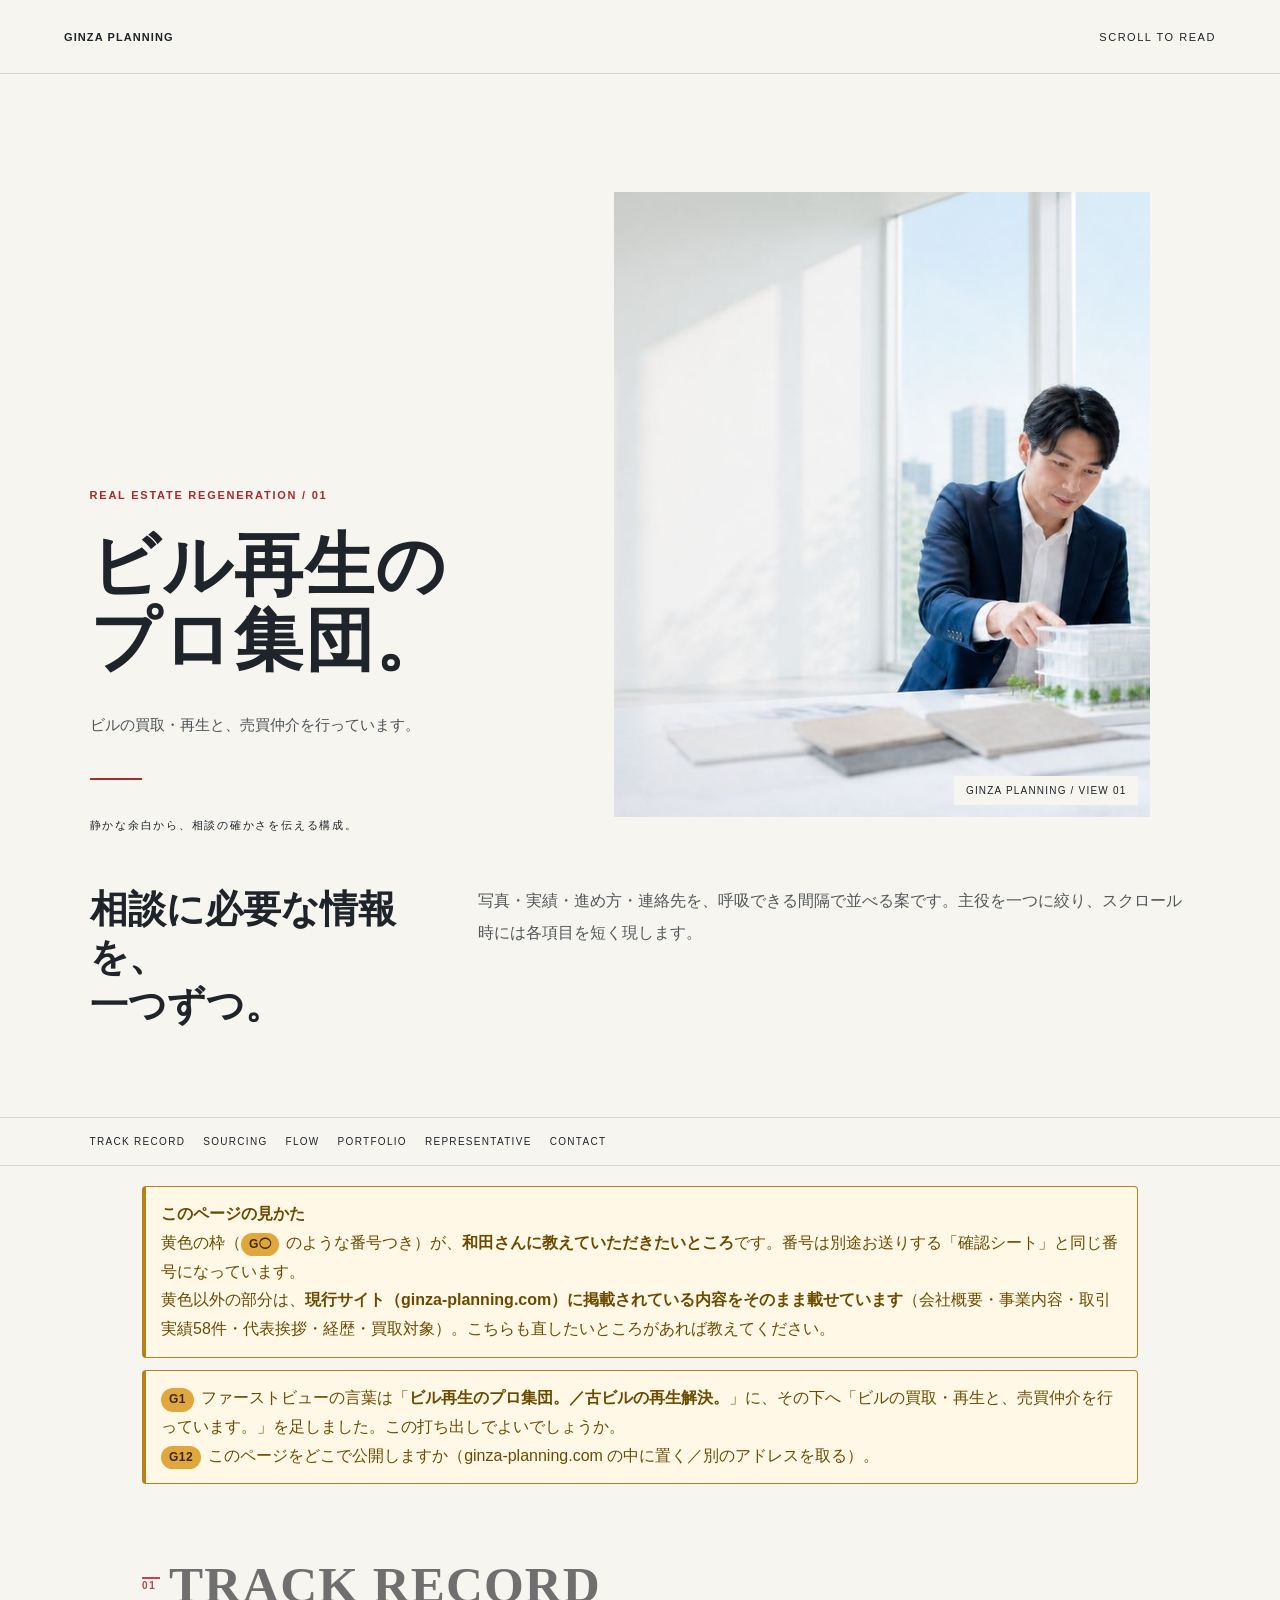
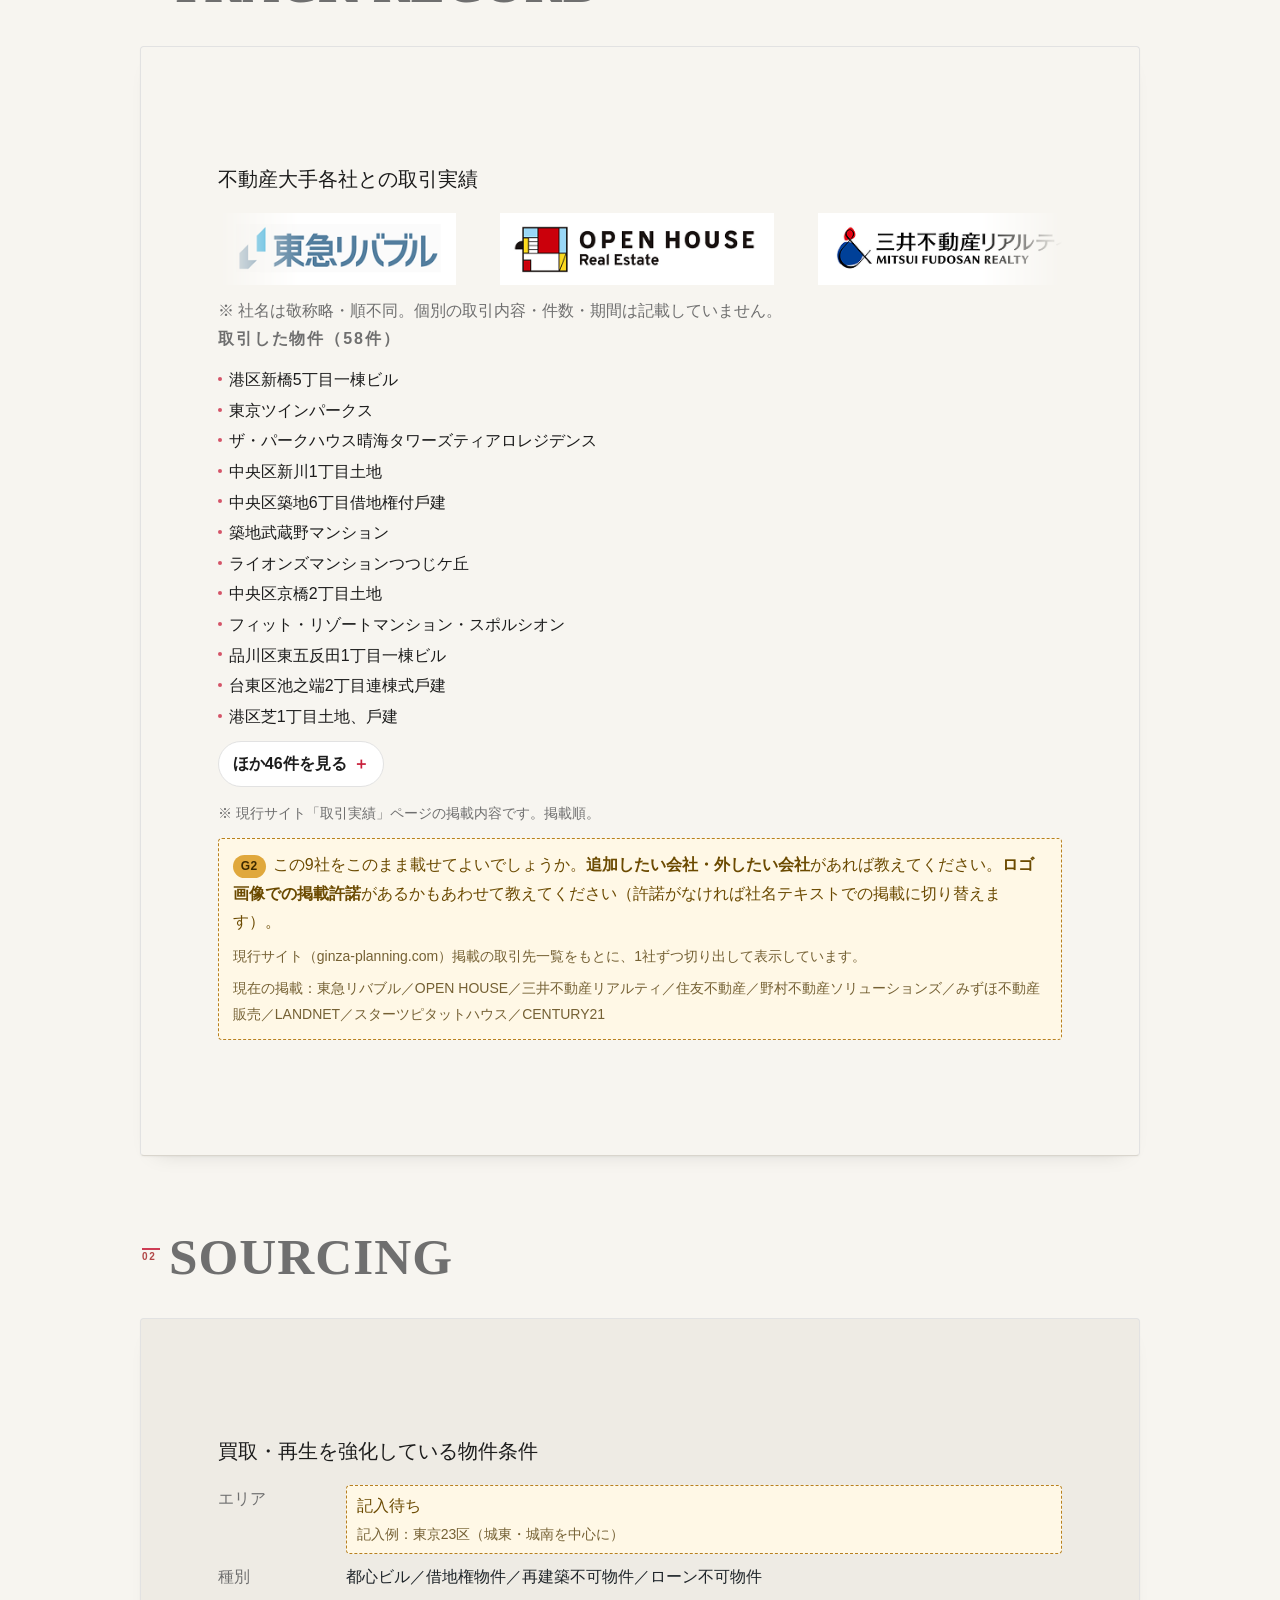
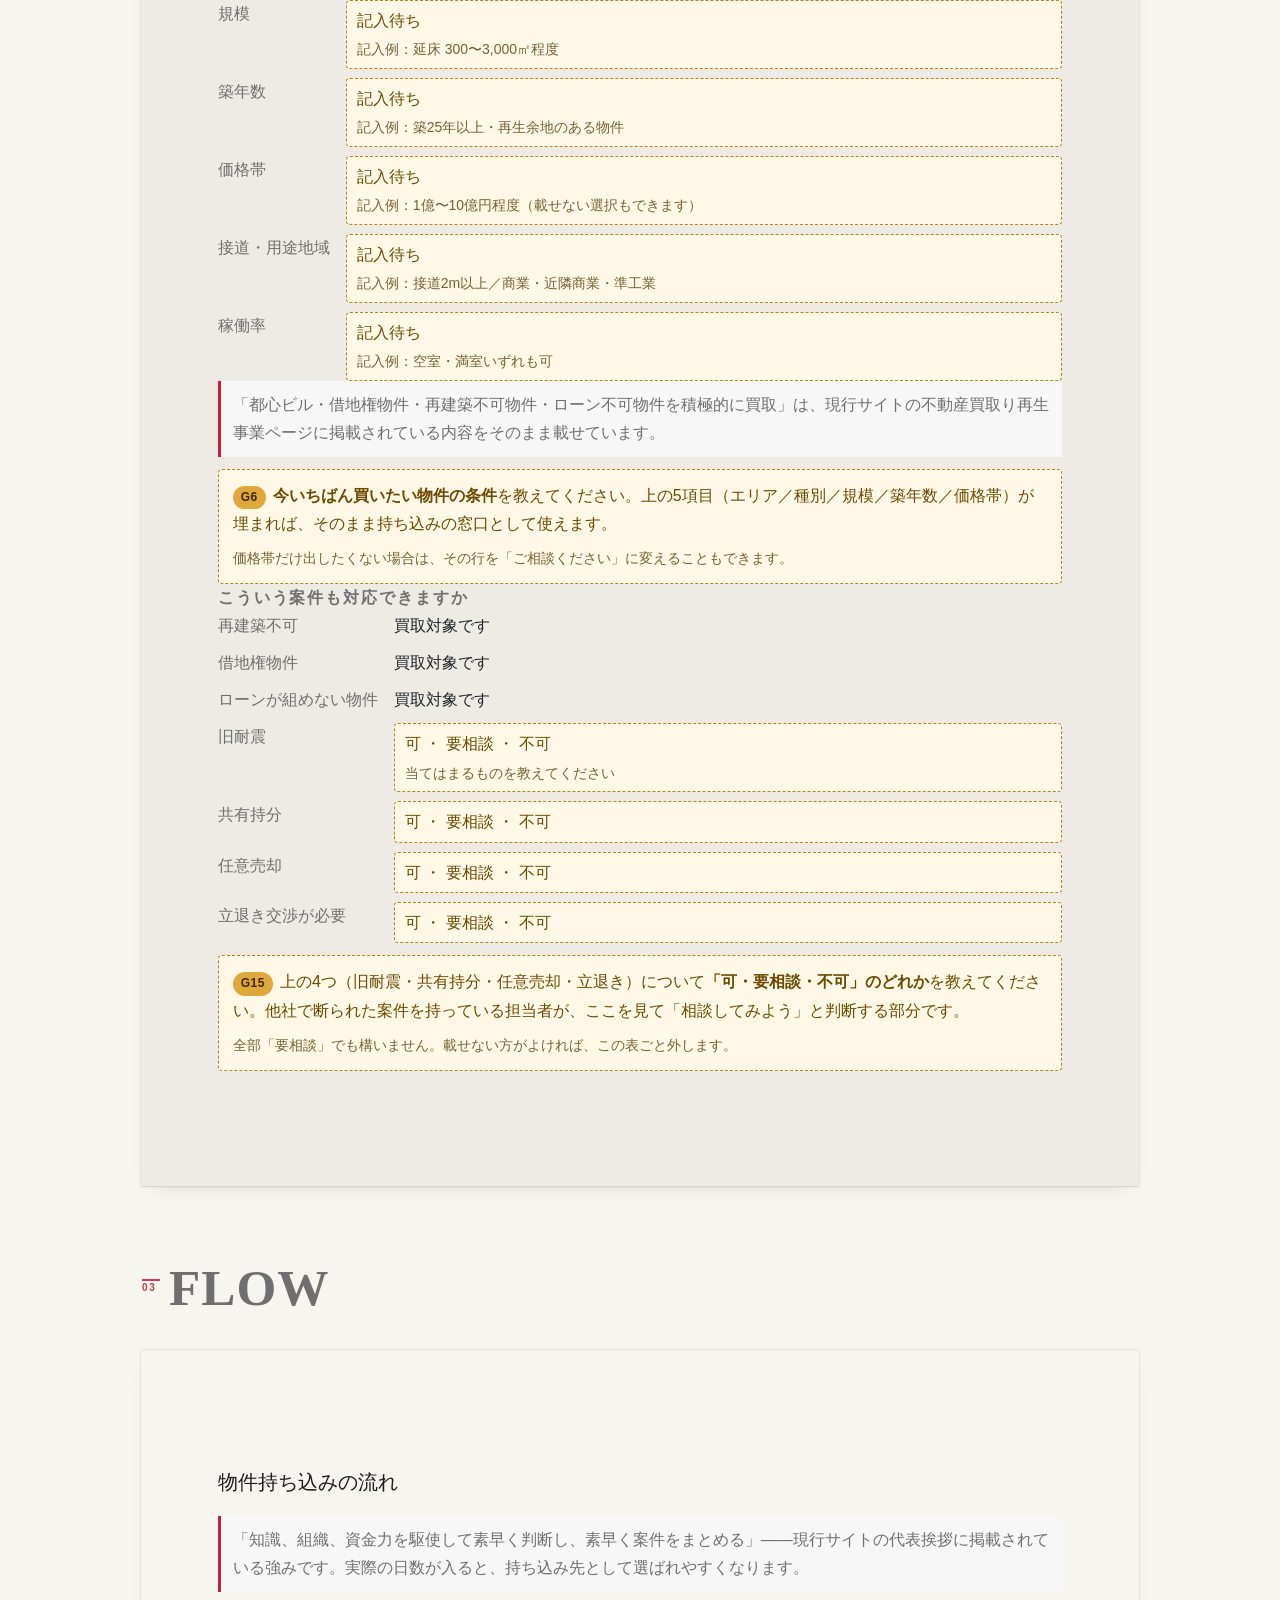
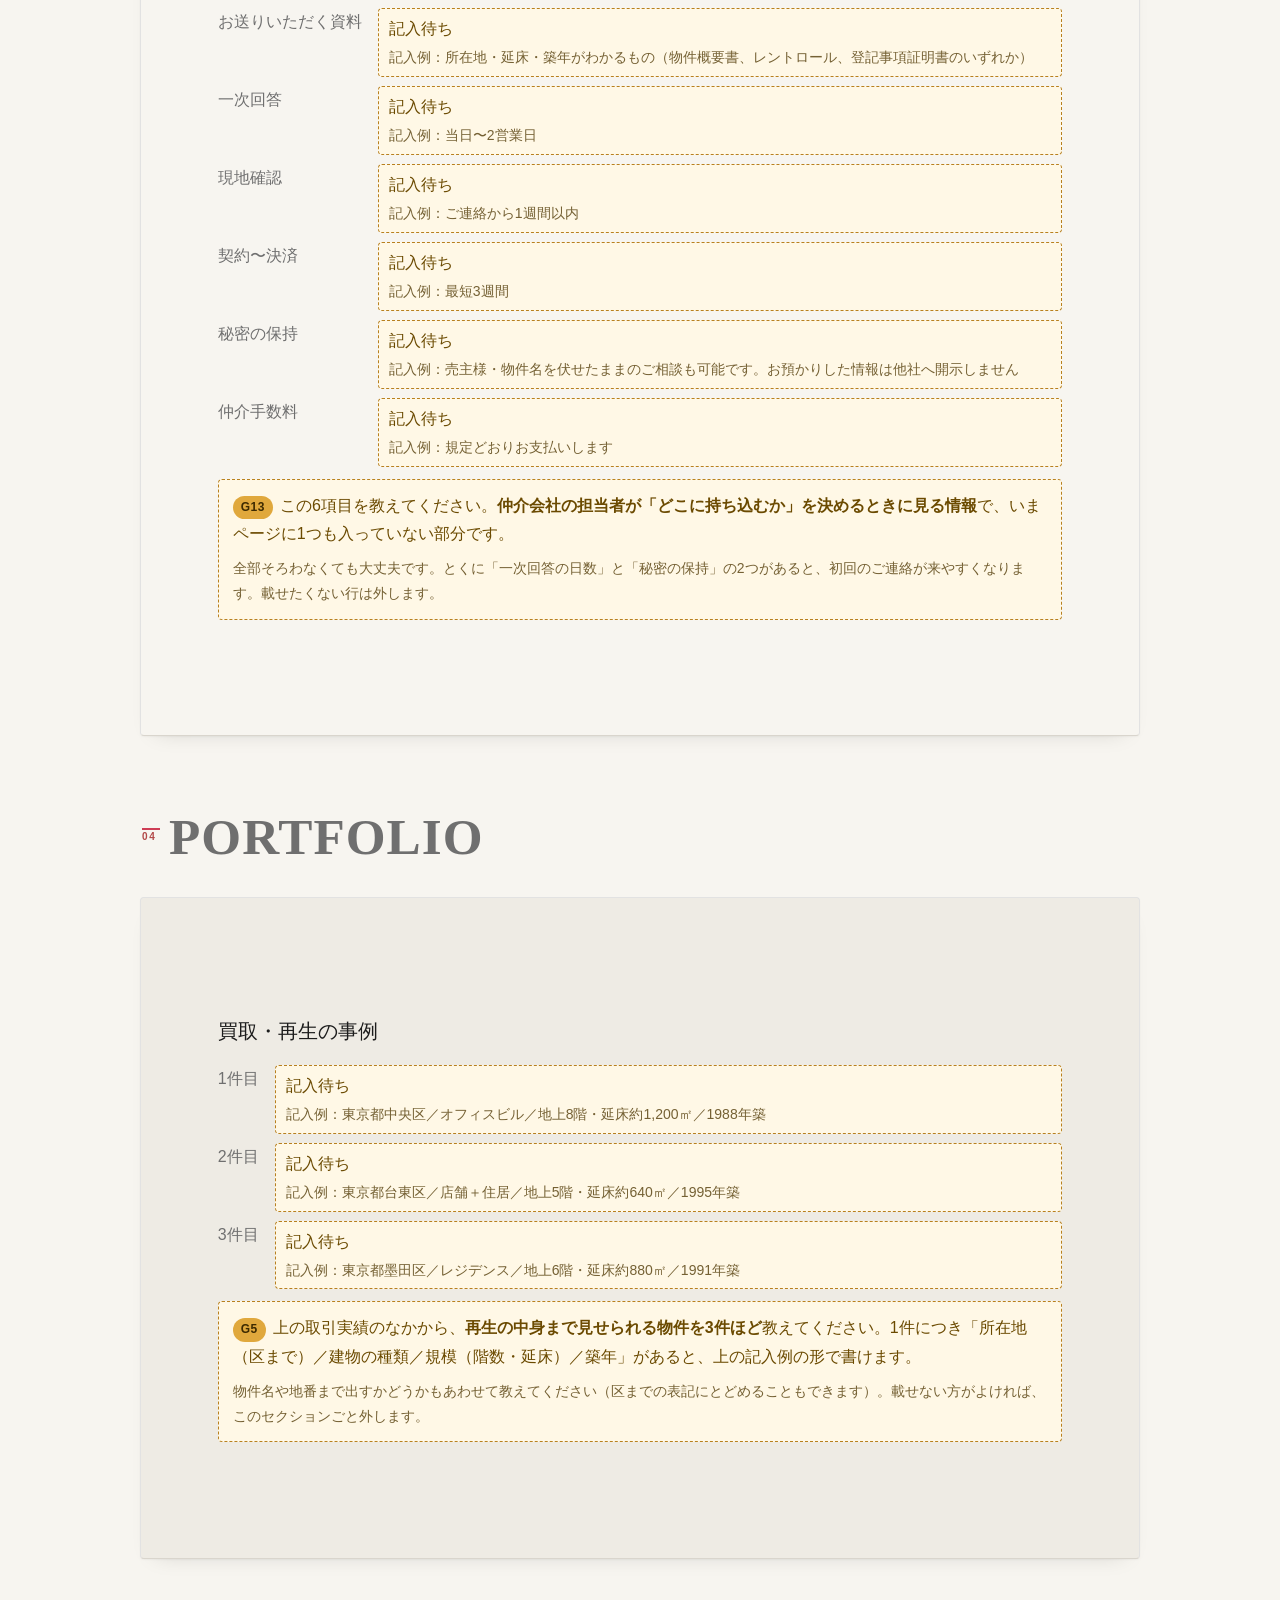
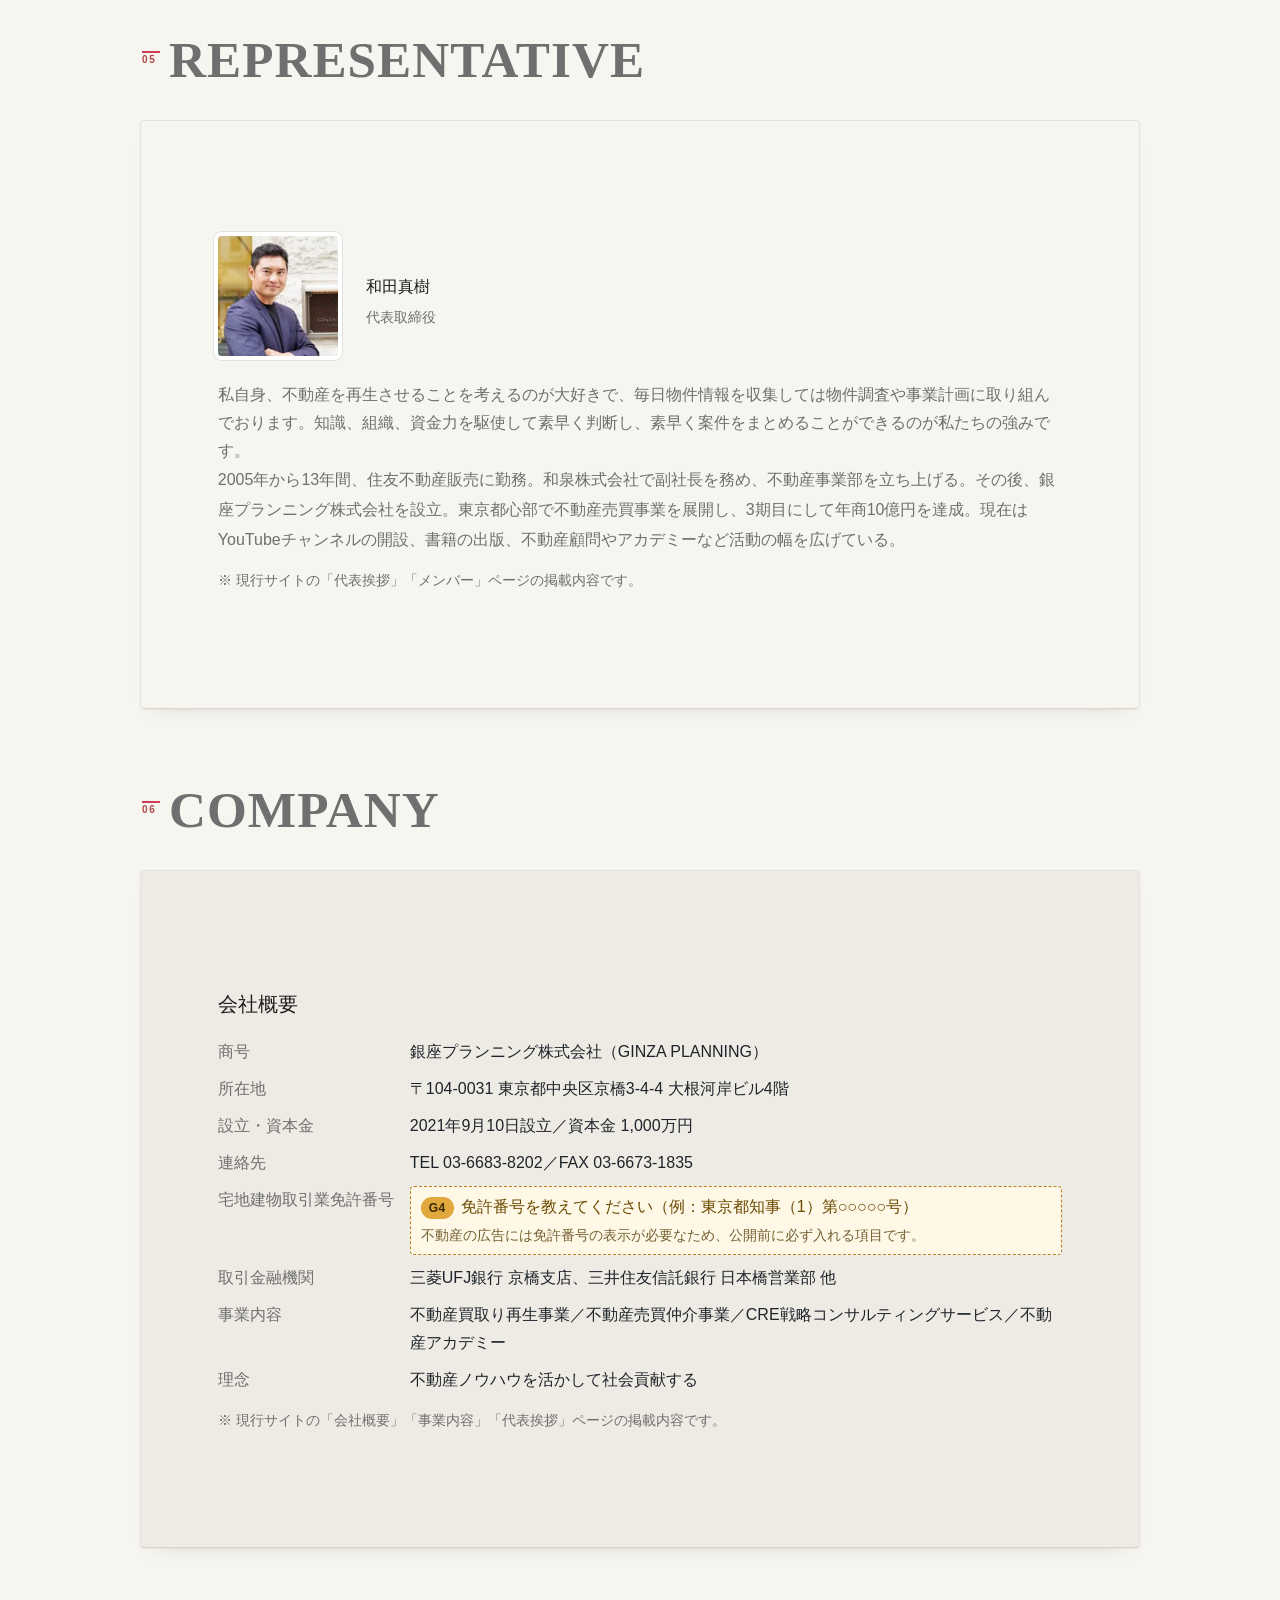
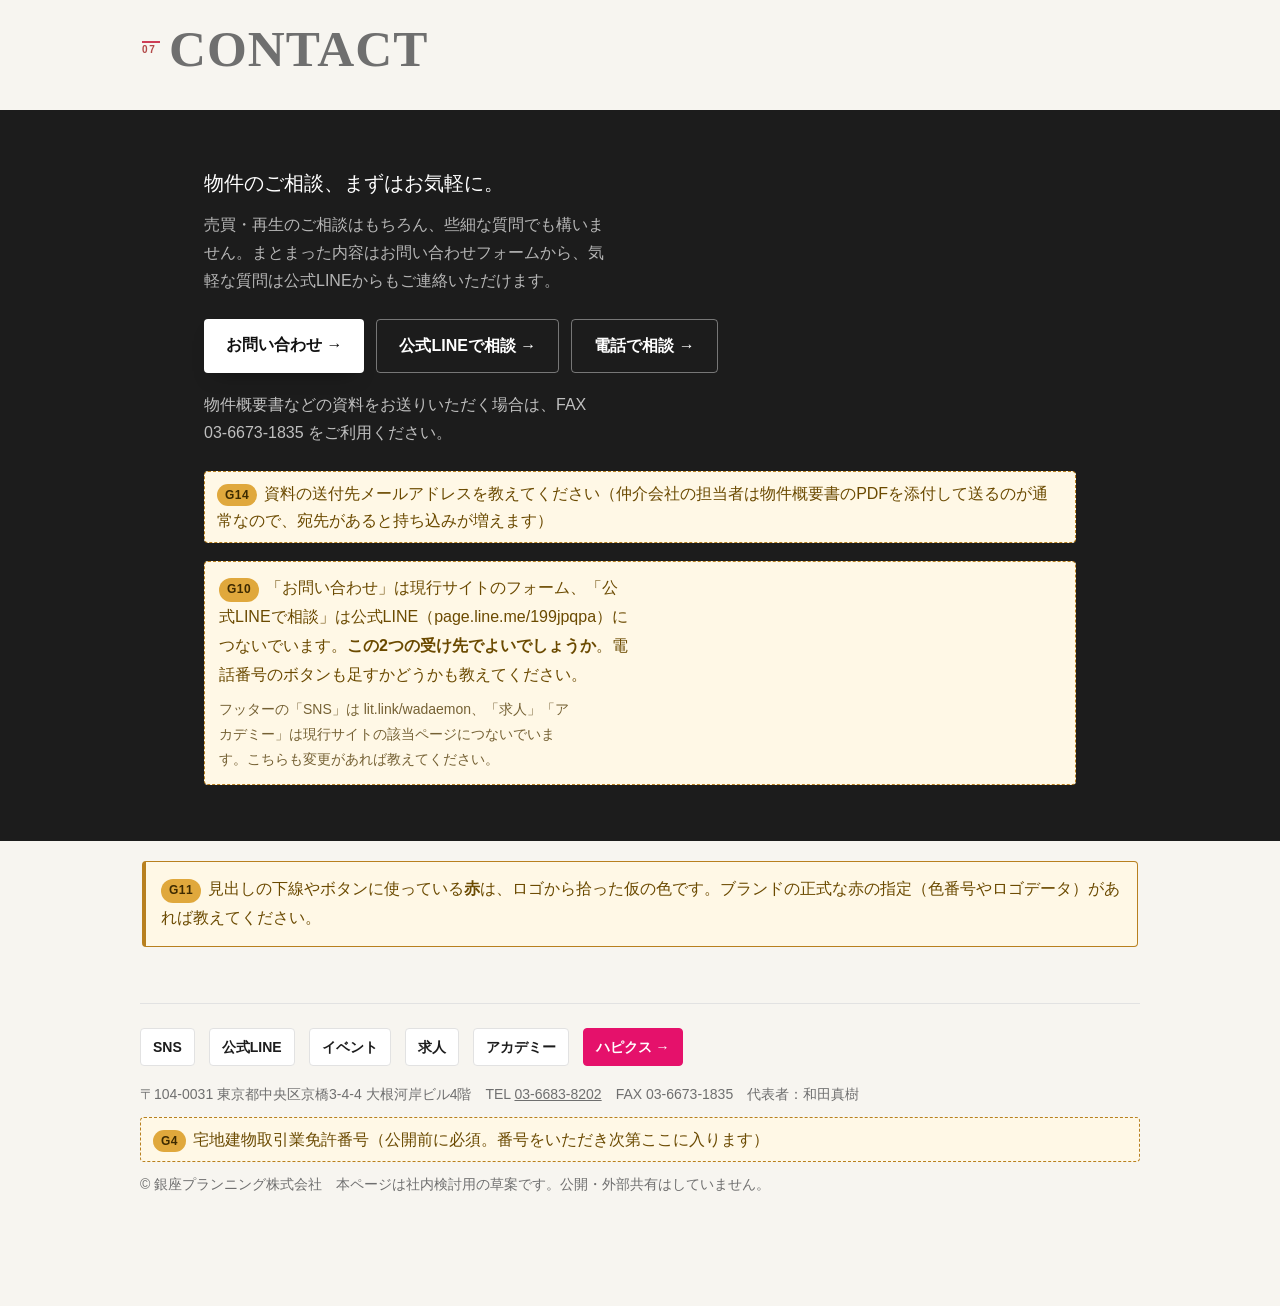
<file: ginpla-design-a.html>
<!doctype html><html lang="ja"><head><meta charset="utf-8"><meta name="viewport" content="width=device-width,initial-scale=1"><meta name="robots" content="noindex,nofollow"><title>銀座プランニング｜A・余白と対話</title><style>
:root{--ink:#1e2429;--paper:#f7f5f0;--red:#a62b2b;--line:#d9d5cd}*{box-sizing:border-box}html{scroll-behavior:smooth}body{margin:0;background:var(--paper);color:var(--ink);font-family:-apple-system,BlinkMacSystemFont,"Hiragino Sans","Yu Gothic",sans-serif}.a-head{height:74px;display:flex;align-items:center;justify-content:space-between;padding:0 clamp(20px,5vw,72px);border-bottom:1px solid var(--line);font-size:11px;letter-spacing:.14em}.a-brand{font-weight:800;letter-spacing:.1em}.a-head a{color:inherit;text-decoration:none}.a-hero{min-height:620px;padding:clamp(54px,8vw,120px) clamp(20px,7vw,110px) 52px;display:grid;grid-template-columns:minmax(240px,.78fr) minmax(360px,1.22fr);gap:clamp(30px,7vw,104px);align-items:end;overflow:hidden}.a-copy{position:relative;z-index:1}.a-kicker,.a-note{font-size:11px;letter-spacing:.16em}.a-kicker{color:var(--red);font-weight:800;margin-bottom:28px}.a-copy h1{font-family:Georgia,"Hiragino Mincho ProN",serif;font-size:clamp(42px,5.4vw,78px);line-height:1.08;letter-spacing:.02em;margin:0 0 32px}.a-copy p{max-width:30em;font-size:15px;line-height:2;color:#4d5357}.a-rule{width:52px;border-top:2px solid var(--red);margin:38px 0}.a-photo{height:clamp(340px,49vw,625px);position:relative;overflow:hidden;background:#d5d8d2}.a-photo img{width:100%;height:100%;object-fit:cover;transform:scale(1.06) translateY(var(--photo-shift,0));transition:transform 1s cubic-bezier(.2,.8,.2,1)}.a-caption{position:absolute;right:12px;bottom:12px;background:#f7f5f0;padding:9px 12px;font-size:10px;letter-spacing:.12em}.a-intro{padding:0 clamp(20px,7vw,110px) 88px;display:grid;grid-template-columns:1fr 2fr;gap:32px}.a-intro h2{font-family:Georgia,"Hiragino Mincho ProN",serif;font-size:clamp(25px,3vw,42px);line-height:1.25;margin:0}.a-intro p{max-width:48em;line-height:2;color:#52585a;margin:0}.a-index{display:flex;gap:18px;overflow:auto;padding:18px clamp(20px,7vw,110px);border-top:1px solid var(--line);border-bottom:1px solid var(--line);font-size:10px;letter-spacing:.13em;white-space:nowrap}.a-index a{color:inherit;text-decoration:none}.a-index a:hover{color:var(--red)}iframe{border:0;width:100%;display:block;background:var(--paper)}@media(max-width:760px){.a-head{height:60px}.a-hero{min-height:auto;grid-template-columns:1fr;padding-top:66px;gap:38px}.a-copy h1{font-size:48px}.a-photo{height:420px}.a-intro{grid-template-columns:1fr;padding-bottom:56px}.a-index{padding-inline:20px}}@media(prefers-reduced-motion:reduce){*{animation:none!important;transition:none!important;scroll-behavior:auto!important}}
</style></head><body><header class="a-head"><div class="a-brand">GINZA PLANNING</div><a href="#contents">SCROLL TO READ</a></header><main><section class="a-hero"><div class="a-copy"><div class="a-kicker">REAL ESTATE REGENERATION / 01</div><h1>ビル再生の<br>プロ集団。</h1><p>ビルの買取・再生と、売買仲介を行っています。</p><div class="a-rule"></div><div class="a-note">静かな余白から、相談の確かさを伝える構成。</div></div><figure class="a-photo"><img src="assets/ginpla/hero/ginpla-hero-02-planning-bright-v0.1-1300.jpg" alt="既存ビルの外観"><figcaption class="a-caption">GINZA PLANNING / VIEW 01</figcaption></figure></section><section class="a-intro"><h2>相談に必要な情報を、<br>一つずつ。</h2><p>写真・実績・進め方・連絡先を、呼吸できる間隔で並べる案です。主役を一つに絞り、スクロール時には各項目を短く現します。</p></section><nav class="a-index" aria-label="本文への案内"><a href="#partners">TRACK RECORD</a><a href="#wanted">SOURCING</a><a href="#flow">FLOW</a><a href="#owned">PORTFOLIO</a><a href="#rep">REPRESENTATIVE</a><a href="#contact">CONTACT</a></nav><div id="contents"><iframe title="銀座プランニング LP本文" src="ginpla.html"></iframe></div></main><script>
const f=document.querySelector('iframe'), hero=document.querySelector('.a-photo');let ticking=false;
addEventListener('scroll',()=>{if(matchMedia('(prefers-reduced-motion: reduce)').matches||ticking)return;ticking=true;requestAnimationFrame(()=>{hero.style.setProperty('--photo-shift',Math.min(scrollY*.025,24)+'px');ticking=false})},{passive:true});
f.addEventListener('load',()=>{const d=f.contentDocument,w=f.contentWindow;const s=d.createElement('style');s.textContent=`
.sticky-top,.nav-backdrop,.mobile-nav,.hero{display:none!important}
body{background:#f7f5f0!important;color:#1e2429!important}.page{background:#f7f5f0!important}.draft{margin:0!important;border-radius:0!important}
.block{max-width:1120px!important;margin:0 auto!important;padding:clamp(58px,9vw,126px) clamp(20px,6vw,84px)!important;border-bottom:1px solid #d9d5cd!important;background:transparent!important;opacity:0;transform:translateY(22px);transition:opacity .65s ease,transform .65s cubic-bezier(.2,.8,.2,1)}
.block:nth-of-type(even){max-width:1280px!important;background:#eeebe4!important}.section-title{font-family:Georgia,"Hiragino Mincho ProN",serif!important;font-size:clamp(30px,4vw,54px)!important;letter-spacing:.02em!important}.section-title::before{content:attr(data-index);display:block;color:#a62b2b;font-family:-apple-system,sans-serif;font-size:10px;letter-spacing:.16em;margin-bottom:15px}.block.is-in{opacity:1;transform:none}.photo img{transition:transform .7s ease}.photo:hover img{transform:scale(1.025)}.card,.property-card{border-radius:0!important;box-shadow:none!important}
@media(prefers-reduced-motion:reduce){.block{opacity:1!important;transform:none!important;transition:none!important}}
`;d.head.appendChild(s);const sections=[...d.querySelectorAll('.section-title')];sections.forEach((x,i)=>x.dataset.index=String(i+1).padStart(2,'0'));const blocks=[...d.querySelectorAll('.block')];if(!matchMedia('(prefers-reduced-motion: reduce)').matches&&w.IntersectionObserver){const io=new w.IntersectionObserver(es=>es.forEach(e=>{if(e.isIntersecting){e.target.classList.add('is-in');io.unobserve(e.target)}}),{threshold:.12});blocks.forEach(x=>io.observe(x))}else blocks.forEach(x=>x.classList.add('is-in'));new w.ResizeObserver(()=>f.style.height=d.documentElement.scrollHeight+'px').observe(d.body);setTimeout(()=>f.style.height=d.documentElement.scrollHeight+'px',150)});
</script></body></html>
</file>
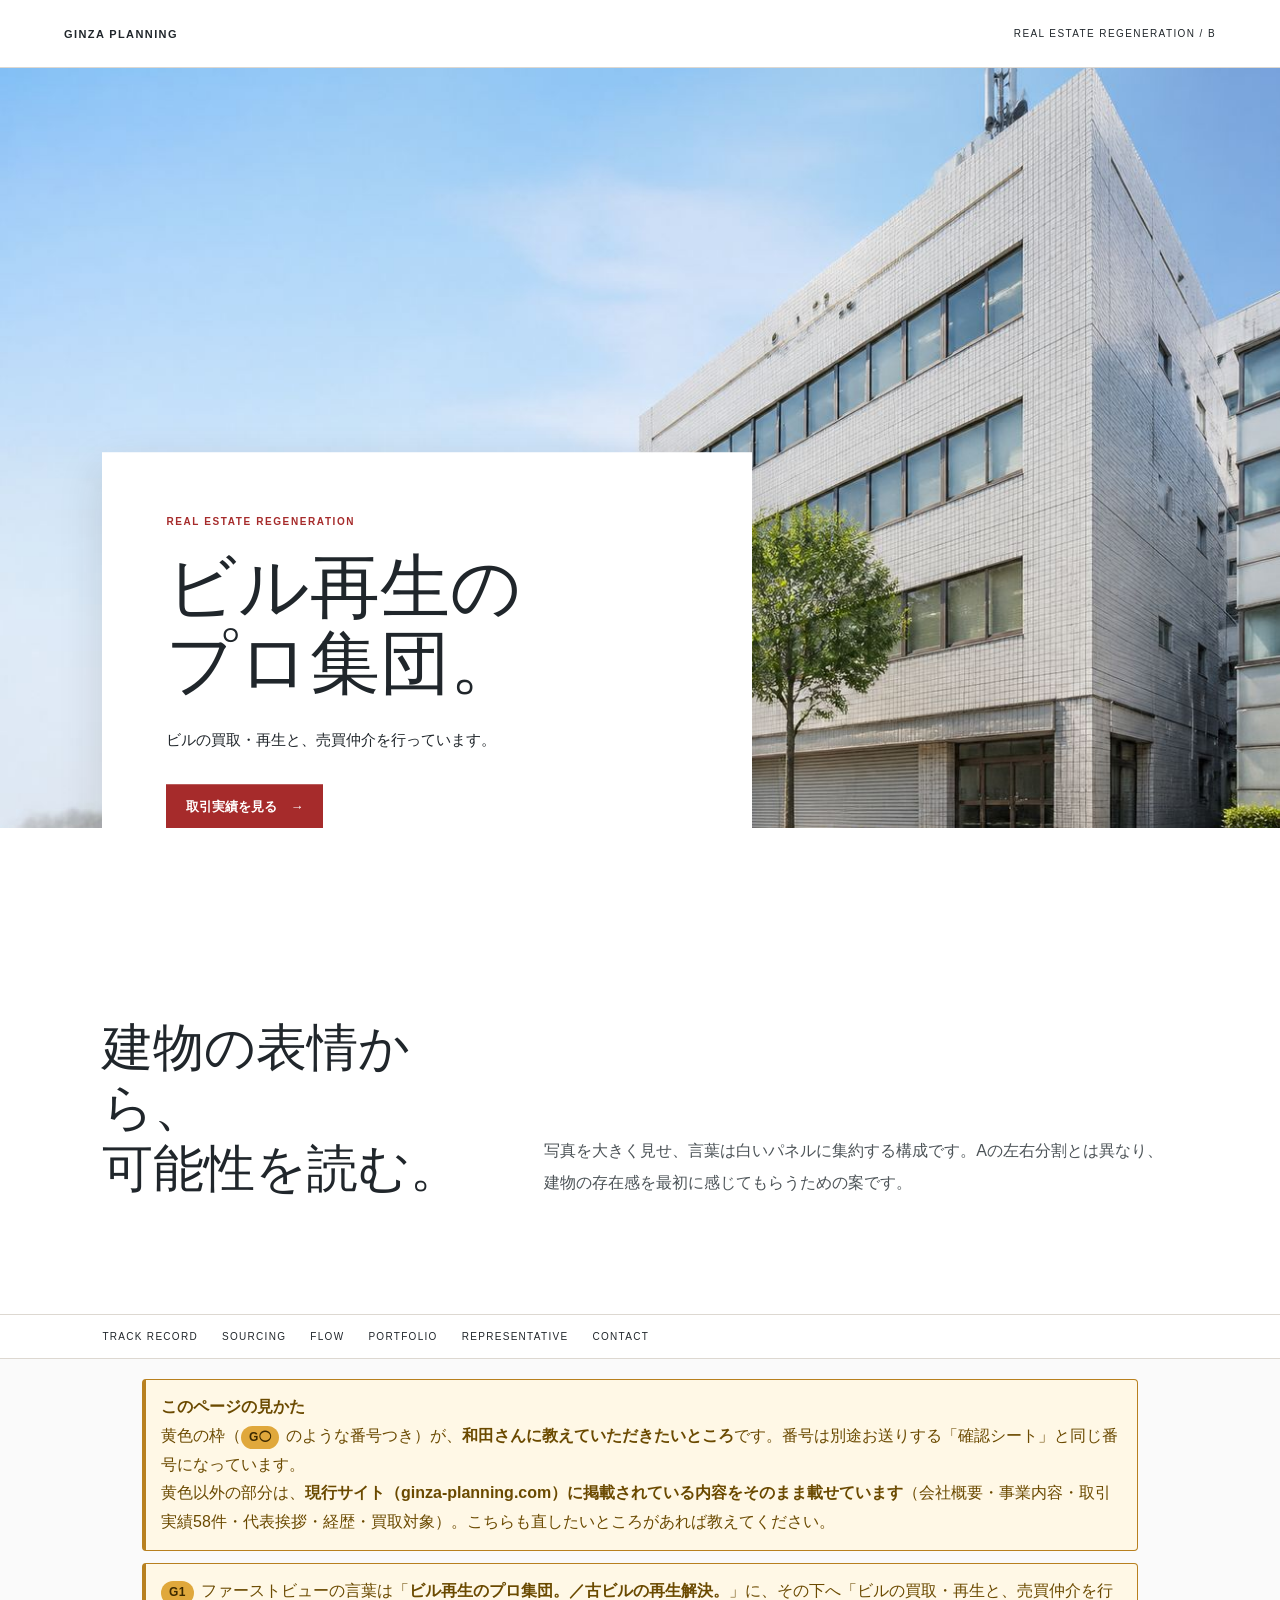
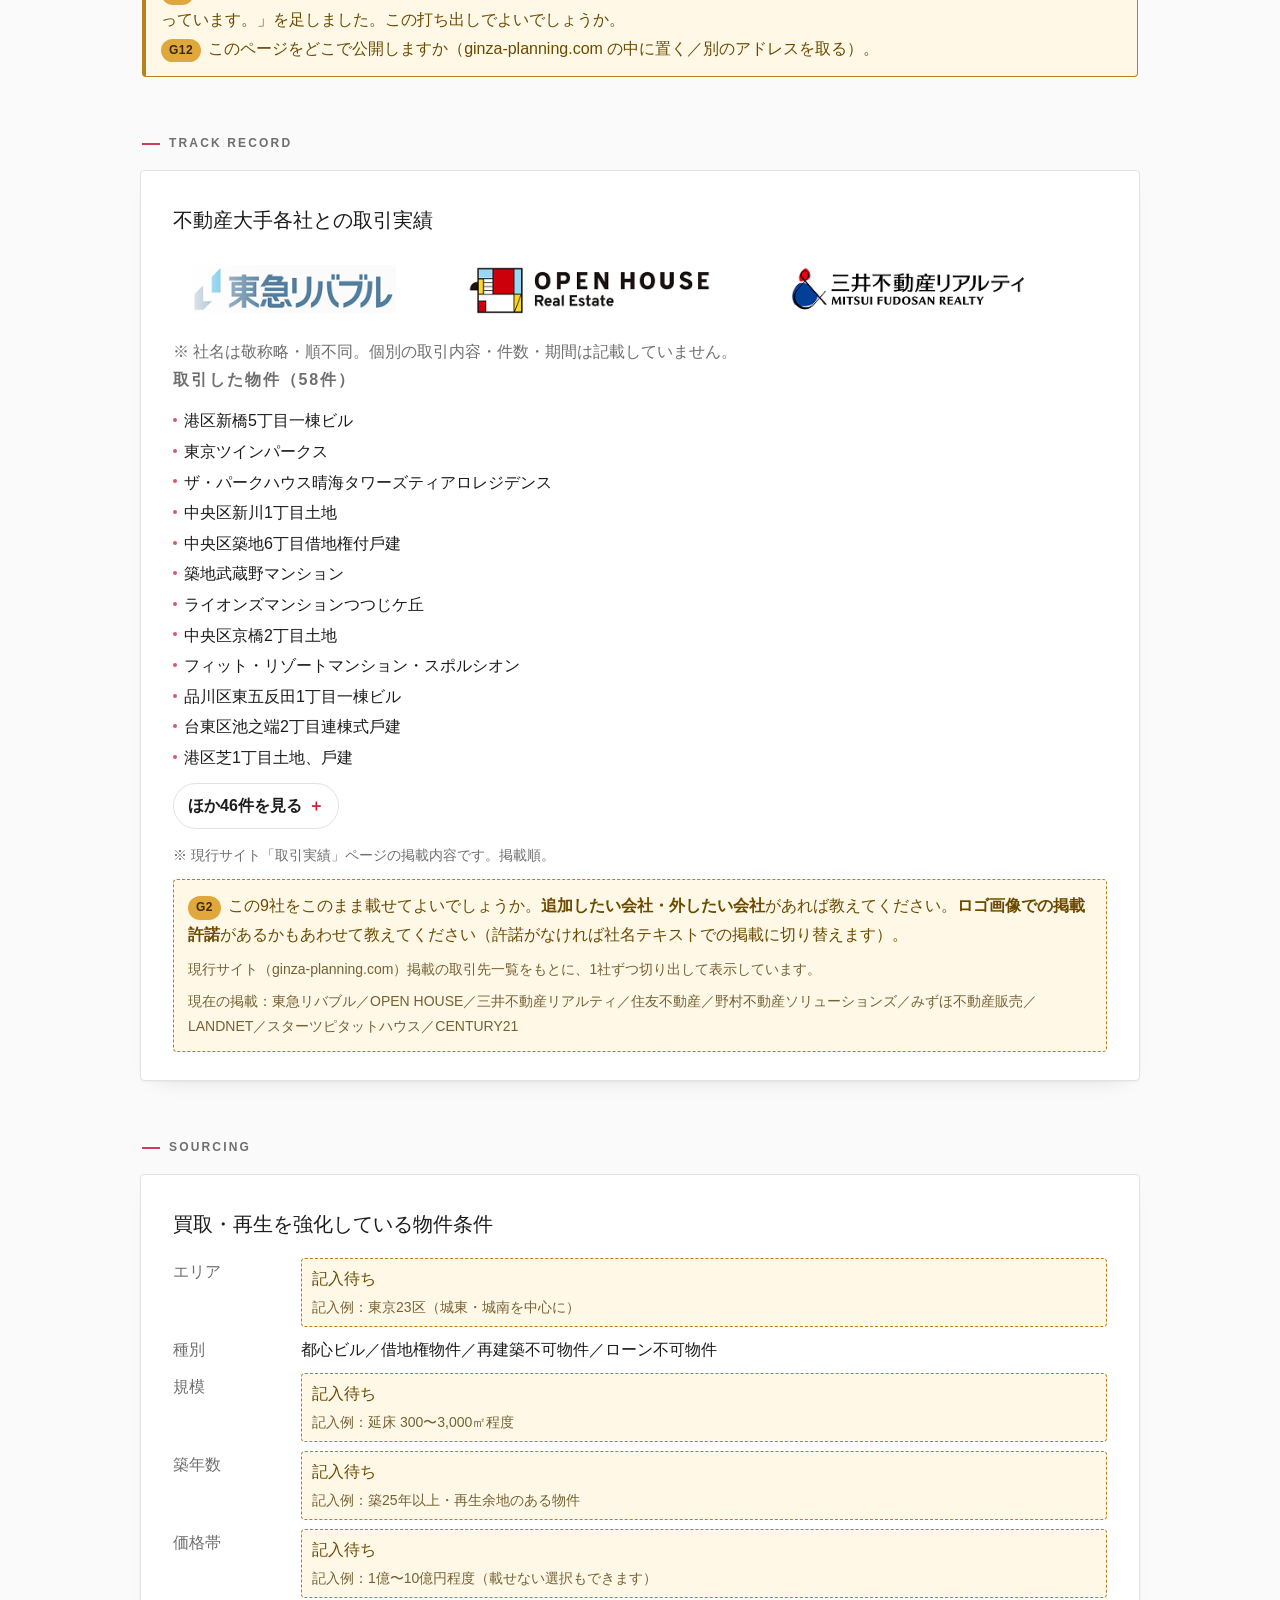
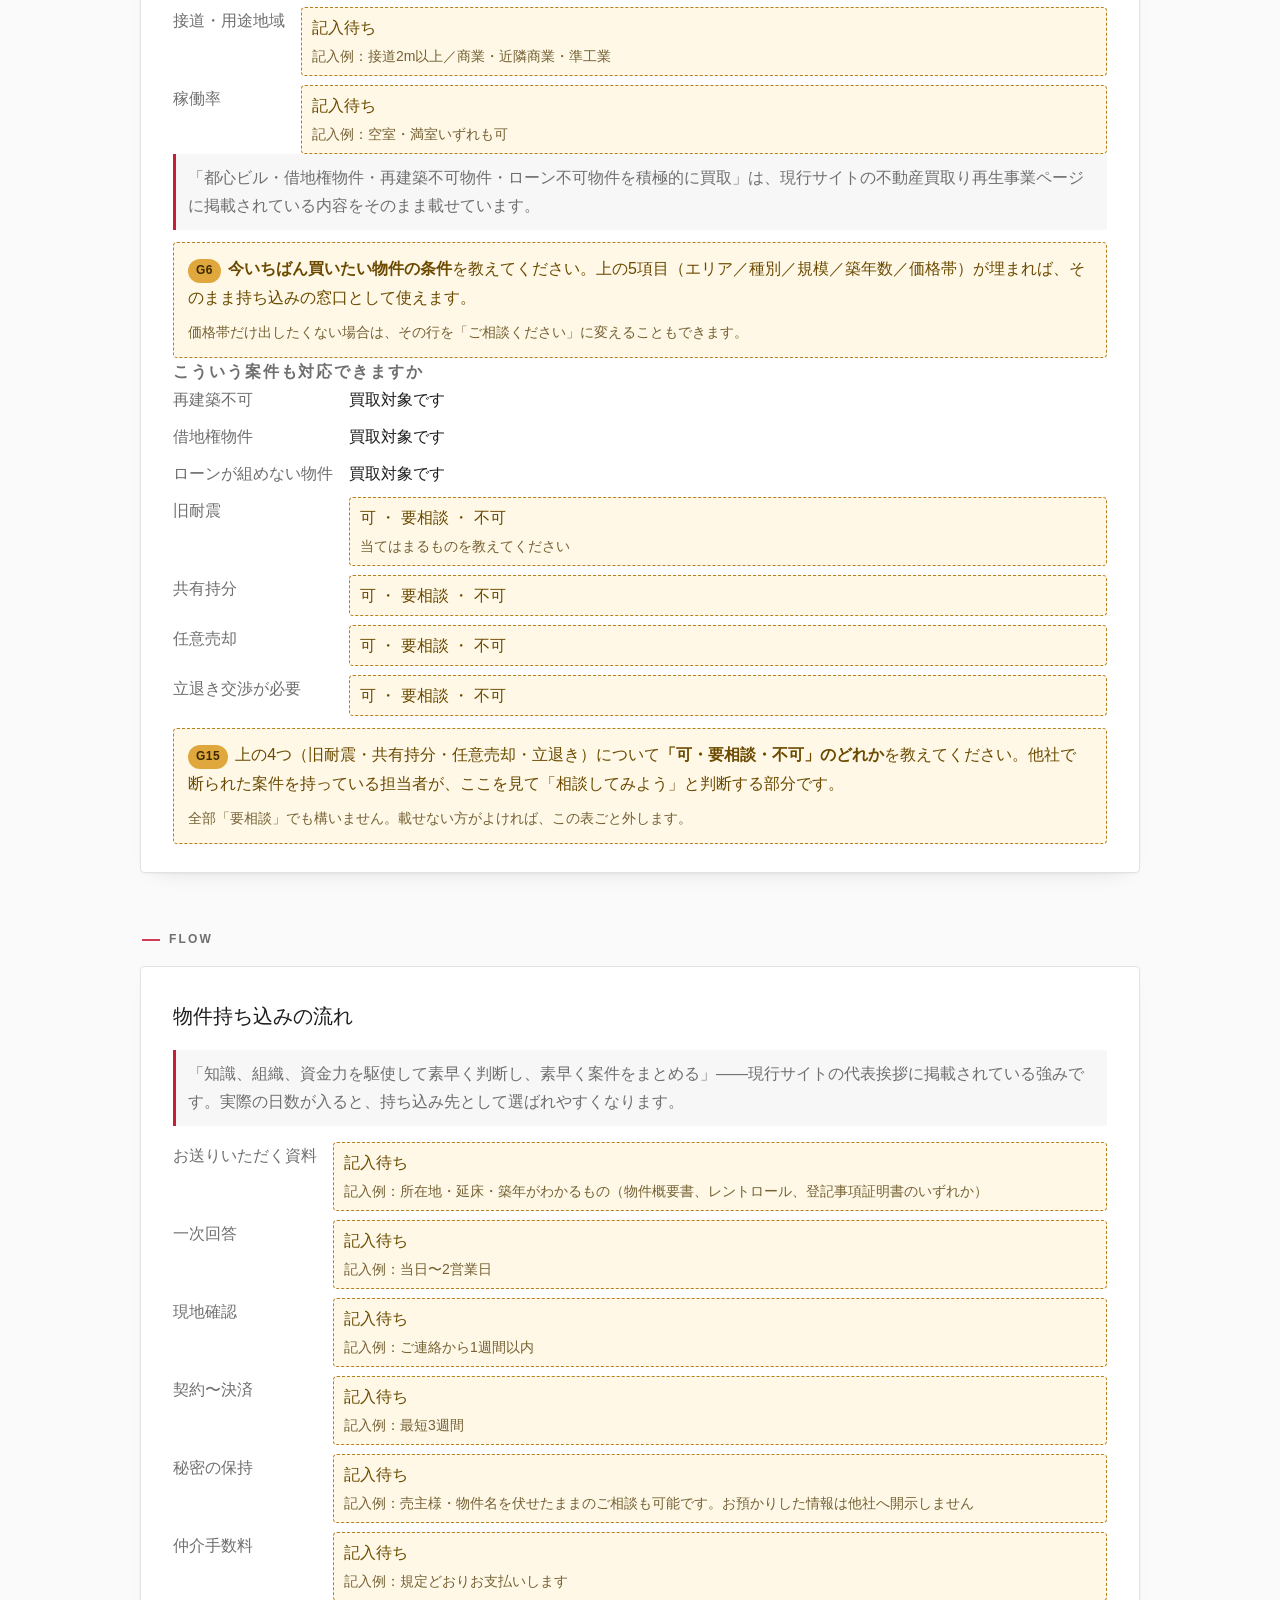
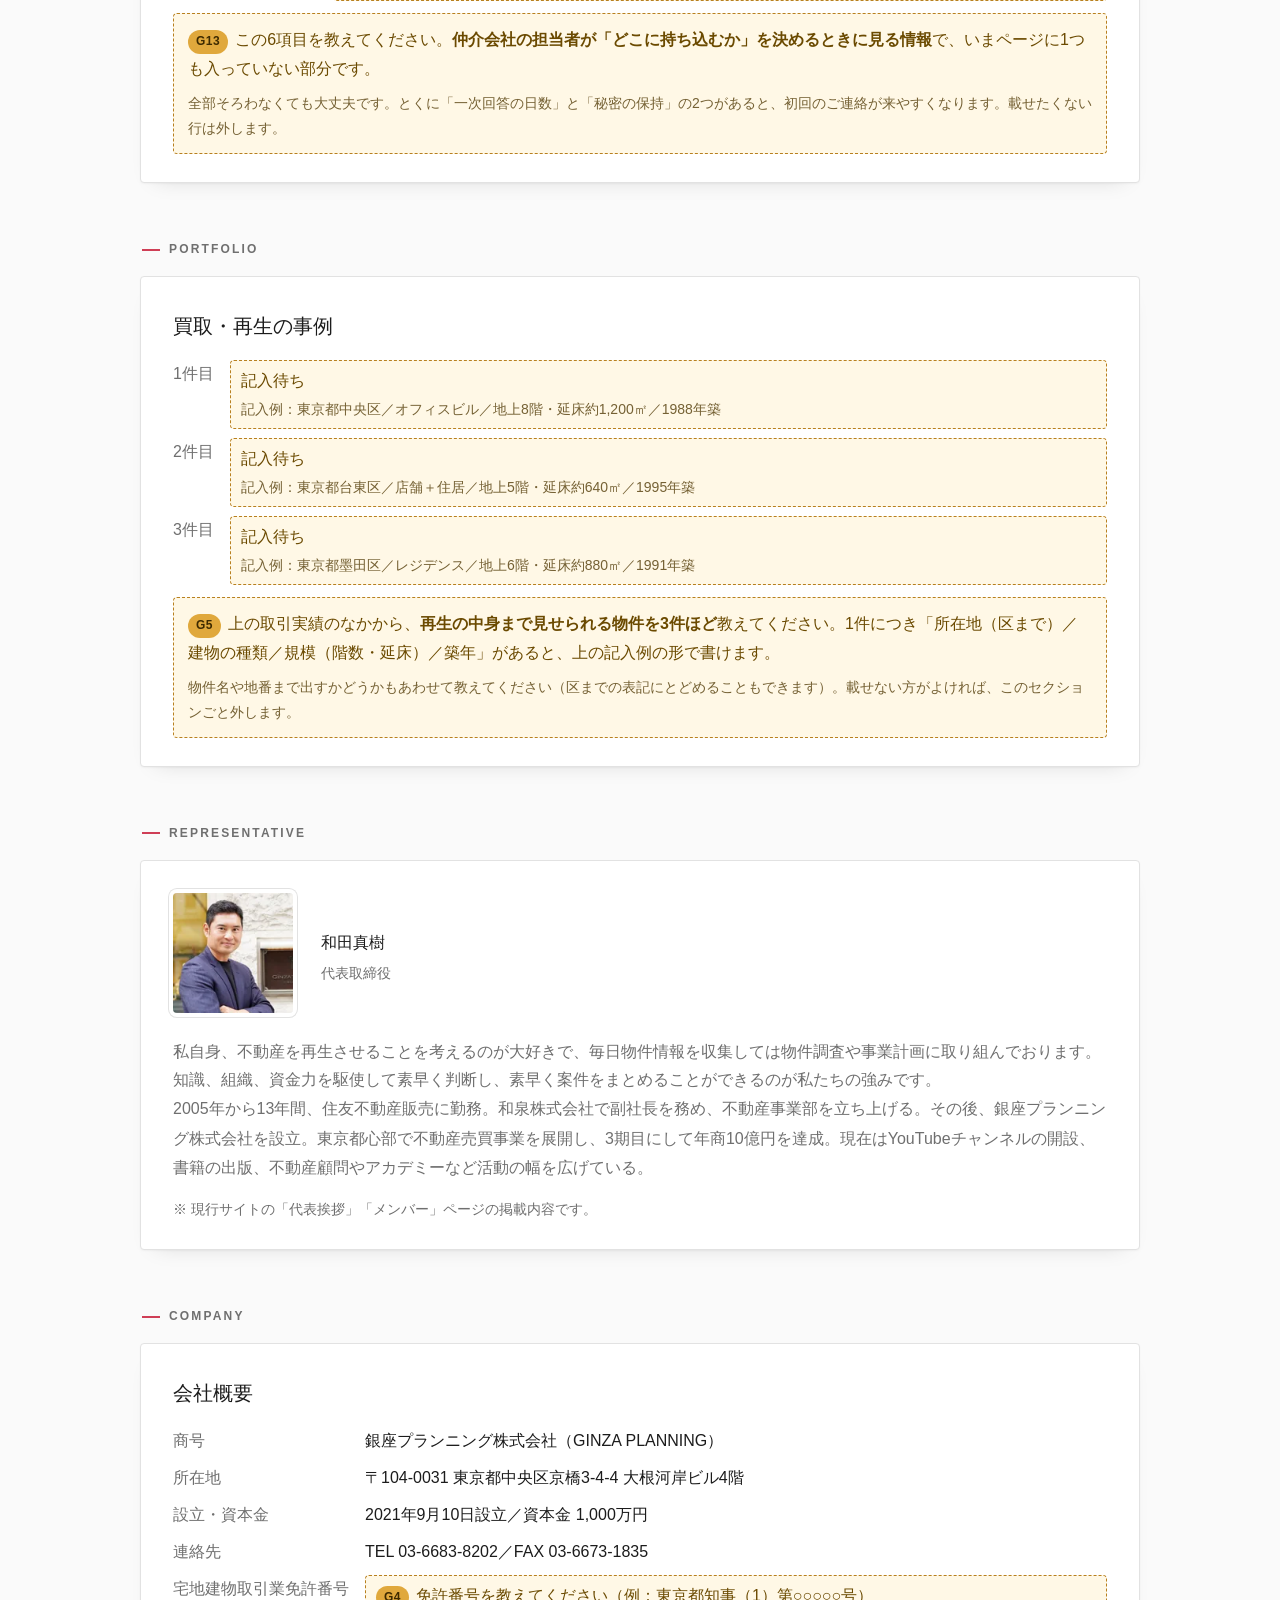
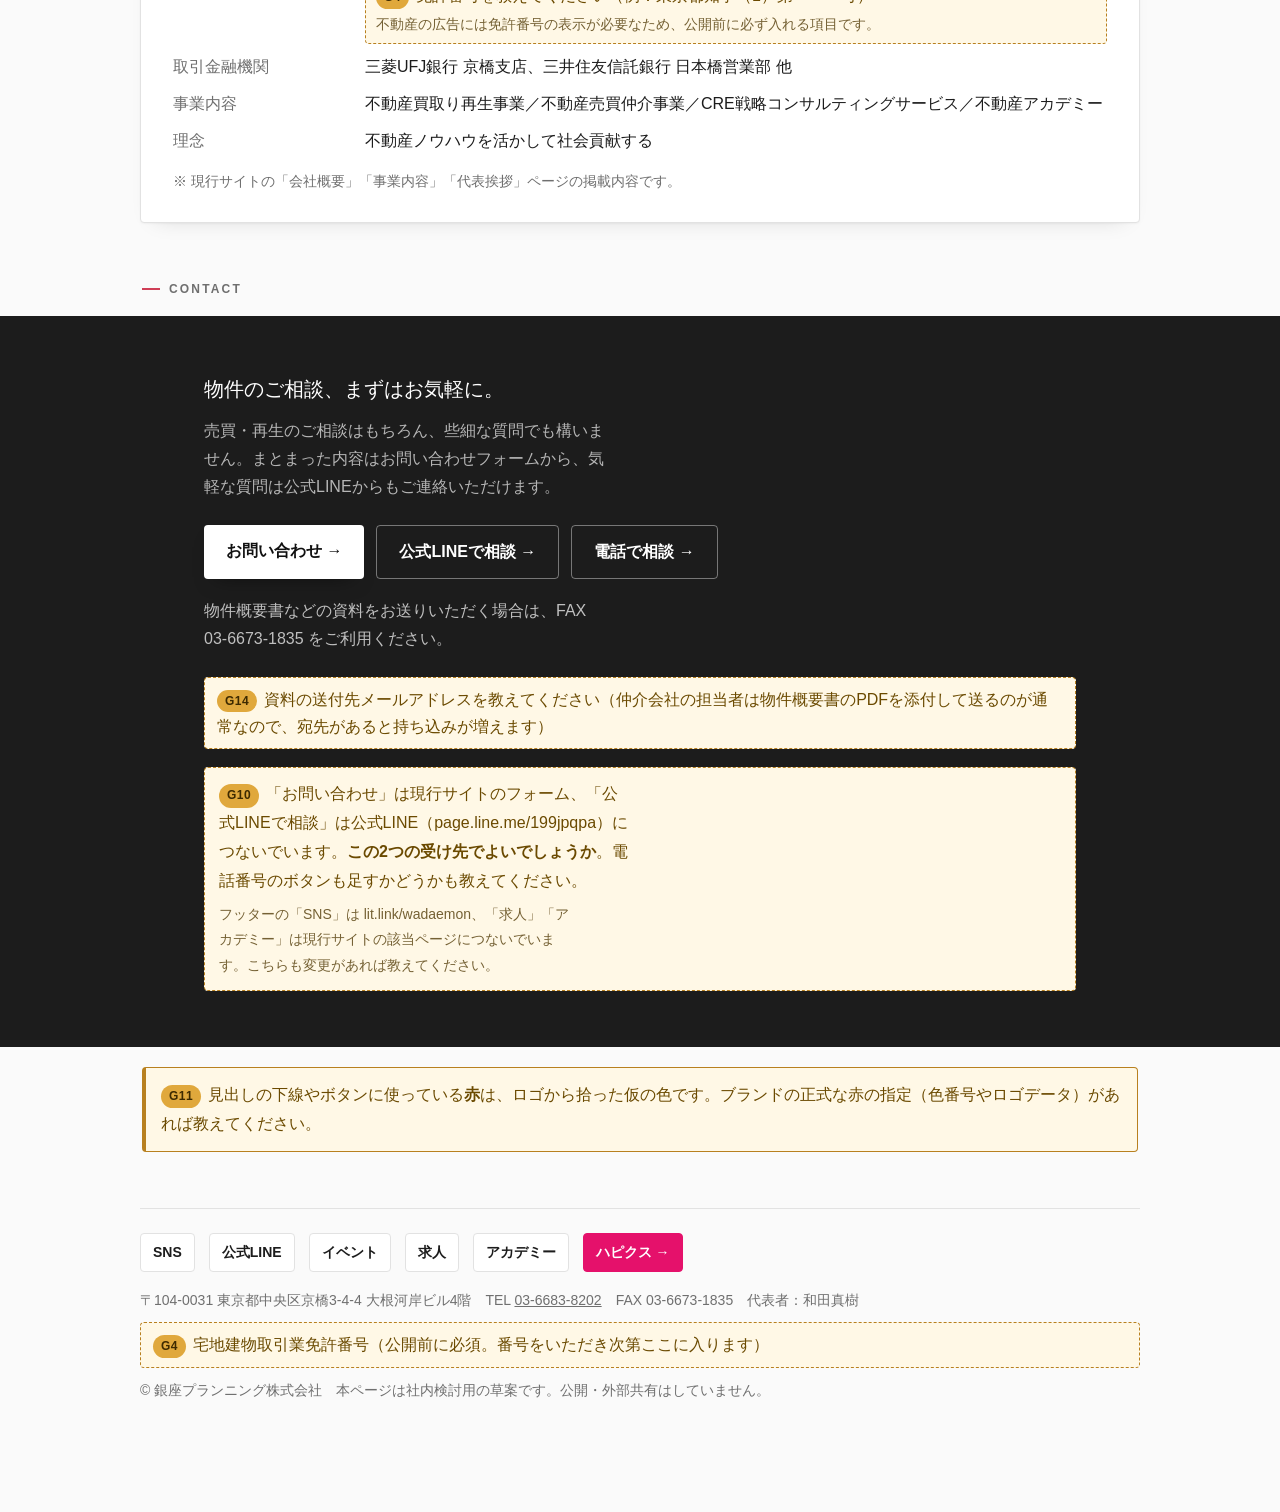
<file: ginpla-design-b.html>
<!doctype html><html lang="ja"><head><meta charset="utf-8"><meta name="viewport" content="width=device-width,initial-scale=1"><meta name="robots" content="noindex,nofollow"><title>銀座プランニング｜B・建築写真</title><style>
:root{--ink:#20262b;--red:#a62b2b;--paper:#fff;--line:#ddd8d1}*{box-sizing:border-box}html{scroll-behavior:smooth}body{margin:0;background:var(--paper);color:var(--ink);font-family:-apple-system,BlinkMacSystemFont,"Hiragino Sans","Yu Gothic",sans-serif}.head{height:68px;display:flex;align-items:center;justify-content:space-between;padding:0 clamp(20px,5vw,76px);border-bottom:1px solid var(--line);font-size:10px;letter-spacing:.14em}.head strong{font-size:11px}.hero{position:relative;min-height:690px;overflow:hidden;background:#eceae6}.hero>img{display:block;width:100%;height:clamp(500px,63vw,760px);object-fit:cover;object-position:center}.panel{position:absolute;left:clamp(20px,8vw,132px);bottom:0;transform:translateY(23%);width:min(650px,76vw);background:#fff;padding:clamp(30px,5vw,66px);box-shadow:0 16px 42px #2222;opacity:0;animation:rise .55s cubic-bezier(.2,.8,.2,1) .06s forwards}.panel small{display:block;color:var(--red);font-weight:800;font-size:10px;letter-spacing:.16em;margin-bottom:22px}.panel h1{font:clamp(43px,5.5vw,76px)/1.08 Georgia,"Hiragino Mincho ProN",serif;margin:0 0 24px}.panel p{font-size:15px;line-height:1.9;margin:0 0 30px}.panel a{display:inline-block;background:var(--red);color:#fff;text-decoration:none;padding:14px 20px;font-weight:800;font-size:13px}.lede{padding:clamp(115px,15vw,190px) clamp(20px,8vw,132px) clamp(68px,9vw,120px);display:grid;grid-template-columns:.75fr 1.25fr;gap:62px}.lede h2{font:clamp(30px,4vw,57px)/1.18 Georgia,"Hiragino Mincho ProN",serif;margin:0}.lede p{max-width:42em;line-height:2;color:#4d5458;margin:0;align-self:end}.ribbon{border-top:1px solid var(--line);border-bottom:1px solid var(--line);display:flex;overflow:auto;padding:16px clamp(20px,8vw,132px);gap:24px;font-size:10px;letter-spacing:.13em;white-space:nowrap}.ribbon a{color:inherit;text-decoration:none}iframe{display:block;width:100%;border:0;background:#fff}@keyframes rise{to{opacity:1;transform:translateY(15%)}}@media(max-width:760px){.head{height:60px}.hero{min-height:655px}.hero>img{height:460px}.panel{left:20px;right:20px;width:auto;bottom:0;transform:translateY(0);padding:30px}.panel h1{font-size:44px}.lede{grid-template-columns:1fr;gap:24px;padding-top:78px}.ribbon{padding-inline:20px}}@media(prefers-reduced-motion:reduce){*{animation:none!important;transition:none!important;scroll-behavior:auto!important}.panel{opacity:1;transform:translateY(15%)}@media(max-width:760px){.panel{transform:none}}}
</style></head><body><header class="head"><strong>GINZA PLANNING</strong><span>REAL ESTATE REGENERATION / B</span></header><main><section class="hero"><img src="assets/ginpla/hero/ginpla-hero-01-before-bright-v0.1-1300.jpg" alt="既存ビルの外観"><div class="panel"><small>REAL ESTATE REGENERATION</small><h1>ビル再生の<br>プロ集団。</h1><p>ビルの買取・再生と、売買仲介を行っています。</p><a href="#contents">取引実績を見る　→</a></div></section><section class="lede"><h2>建物の表情から、<br>可能性を読む。</h2><p>写真を大きく見せ、言葉は白いパネルに集約する構成です。Aの左右分割とは異なり、建物の存在感を最初に感じてもらうための案です。</p></section><nav class="ribbon" aria-label="本文への案内"><a href="#partners">TRACK RECORD</a><a href="#wanted">SOURCING</a><a href="#flow">FLOW</a><a href="#owned">PORTFOLIO</a><a href="#rep">REPRESENTATIVE</a><a href="#contact">CONTACT</a></nav><div id="contents"><iframe title="銀座プランニング LP本文" src="ginpla.html"></iframe></div></main><script>
const f=document.querySelector('iframe');f.addEventListener('load',()=>{const d=f.contentDocument,w=f.contentWindow,s=d.createElement('style');s.textContent=`.sticky-top,.nav-backdrop,.mobile-nav,.hero{display:none!important}.block{opacity:0;transform:translateY(10px);transition:opacity .4s ease,transform .4s ease}.block.is-in{opacity:1;transform:none}@media(prefers-reduced-motion:reduce){.block{opacity:1!important;transform:none!important;transition:none!important}}`;d.head.appendChild(s);const bs=[...d.querySelectorAll('.block')];if(!matchMedia('(prefers-reduced-motion: reduce)').matches&&w.IntersectionObserver){const io=new w.IntersectionObserver(es=>es.forEach(e=>{if(e.isIntersecting){e.target.classList.add('is-in');io.unobserve(e.target)}}),{threshold:.12});bs.forEach(b=>io.observe(b))}else bs.forEach(b=>b.classList.add('is-in'));new w.ResizeObserver(()=>f.style.height=d.documentElement.scrollHeight+'px').observe(d.body);setTimeout(()=>f.style.height=d.documentElement.scrollHeight+'px',150)});
</script></body></html>
</file>
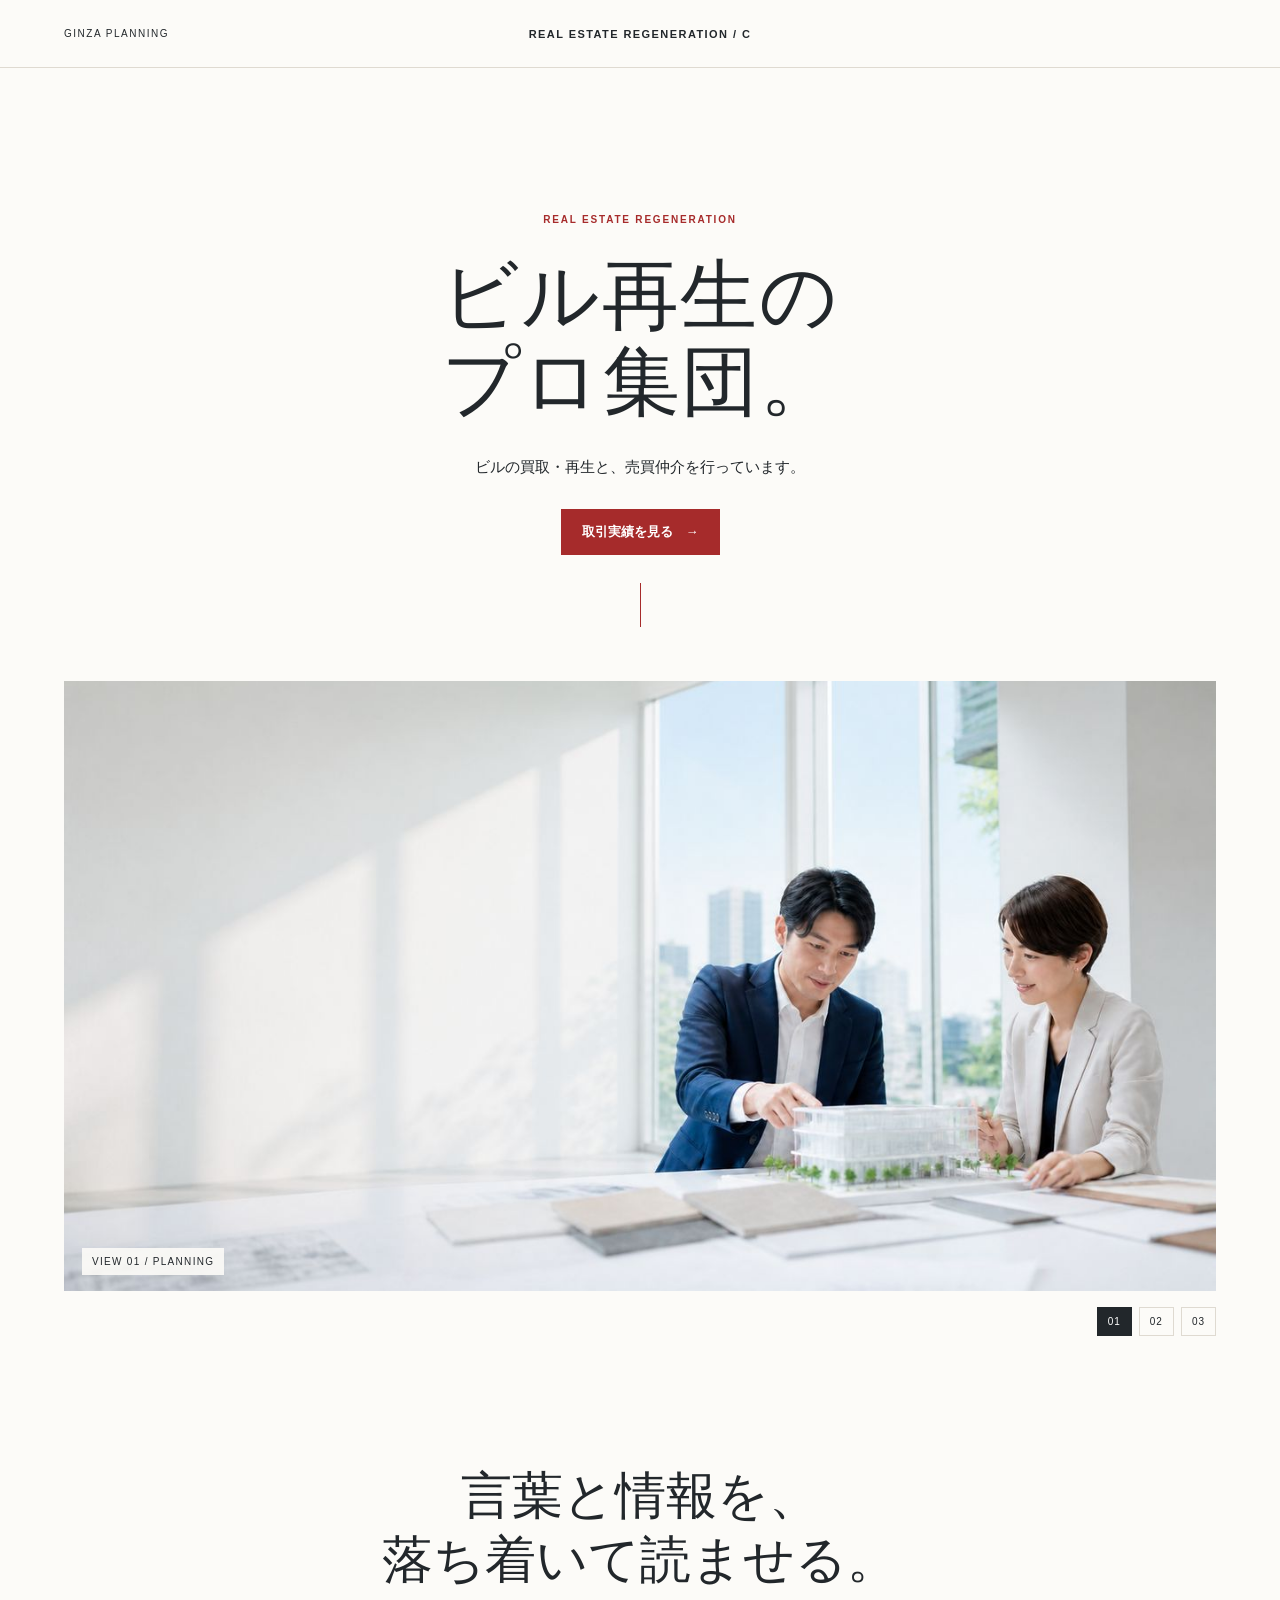
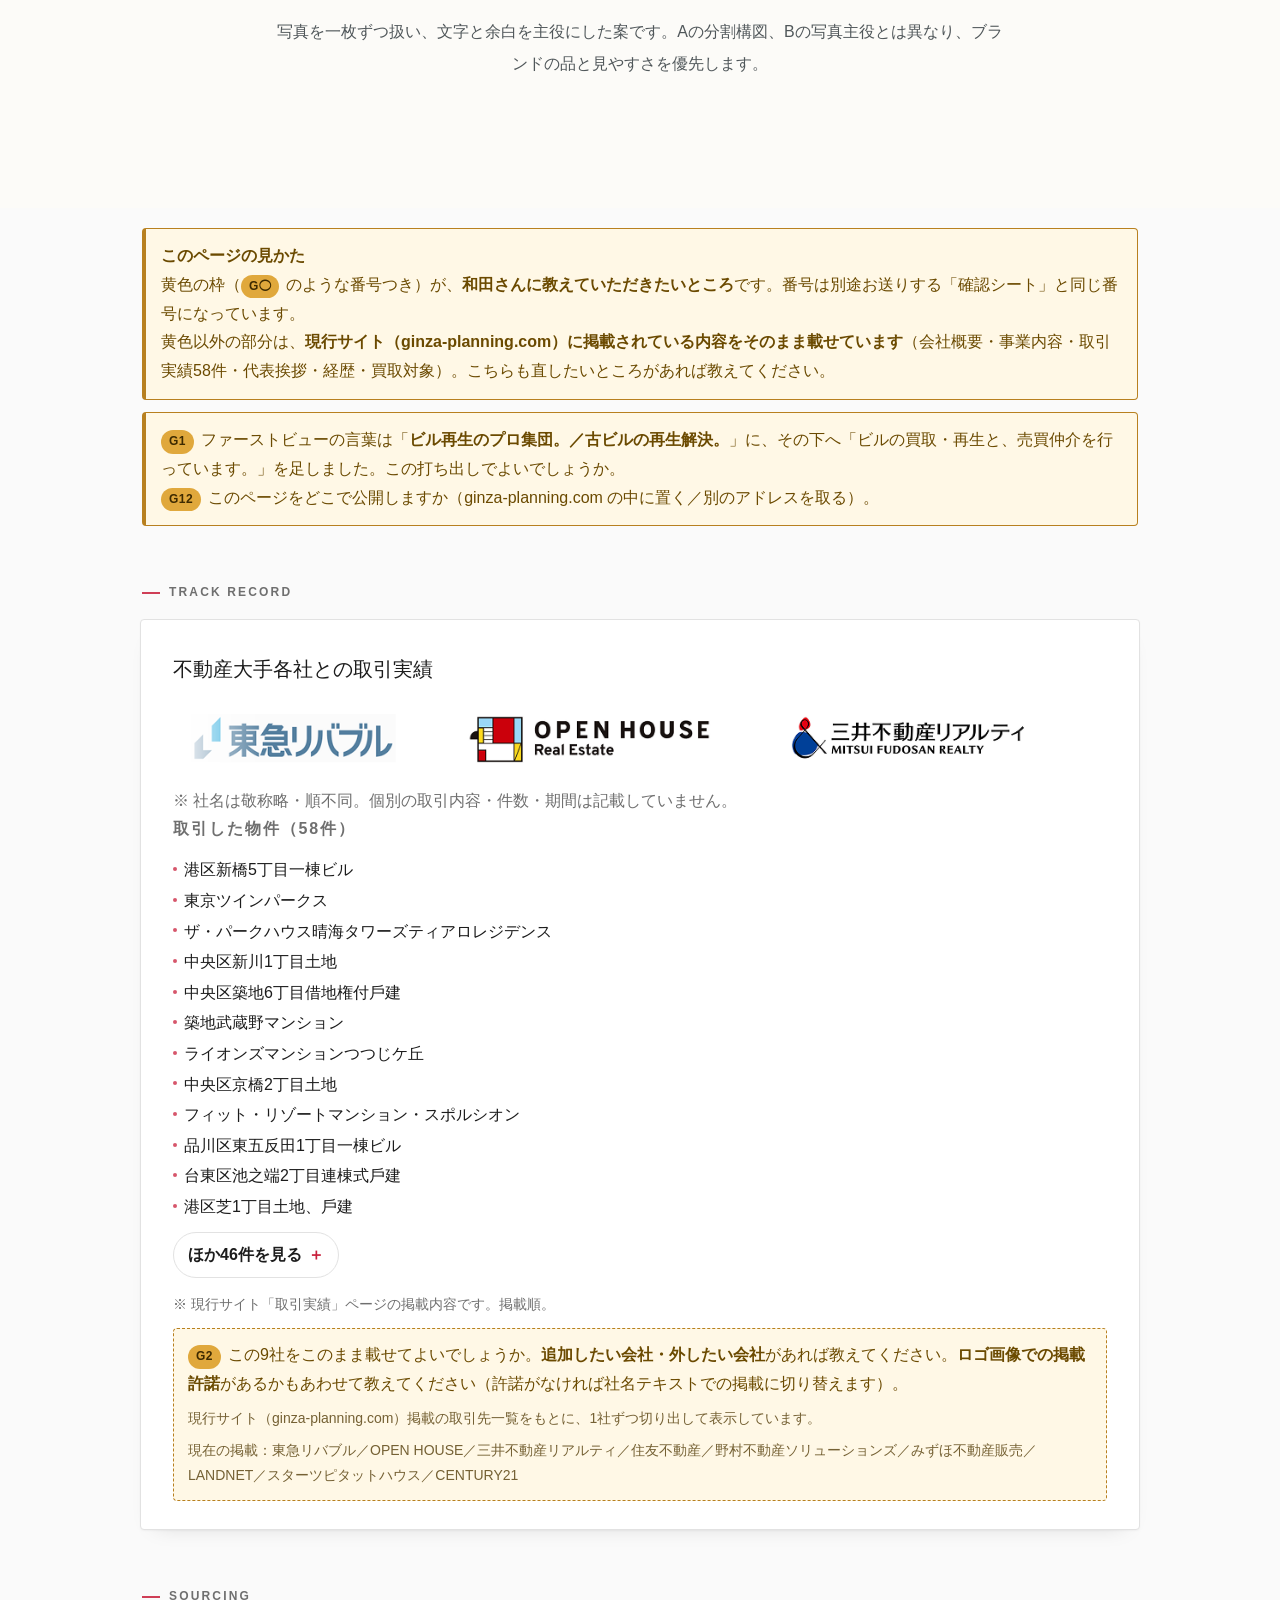
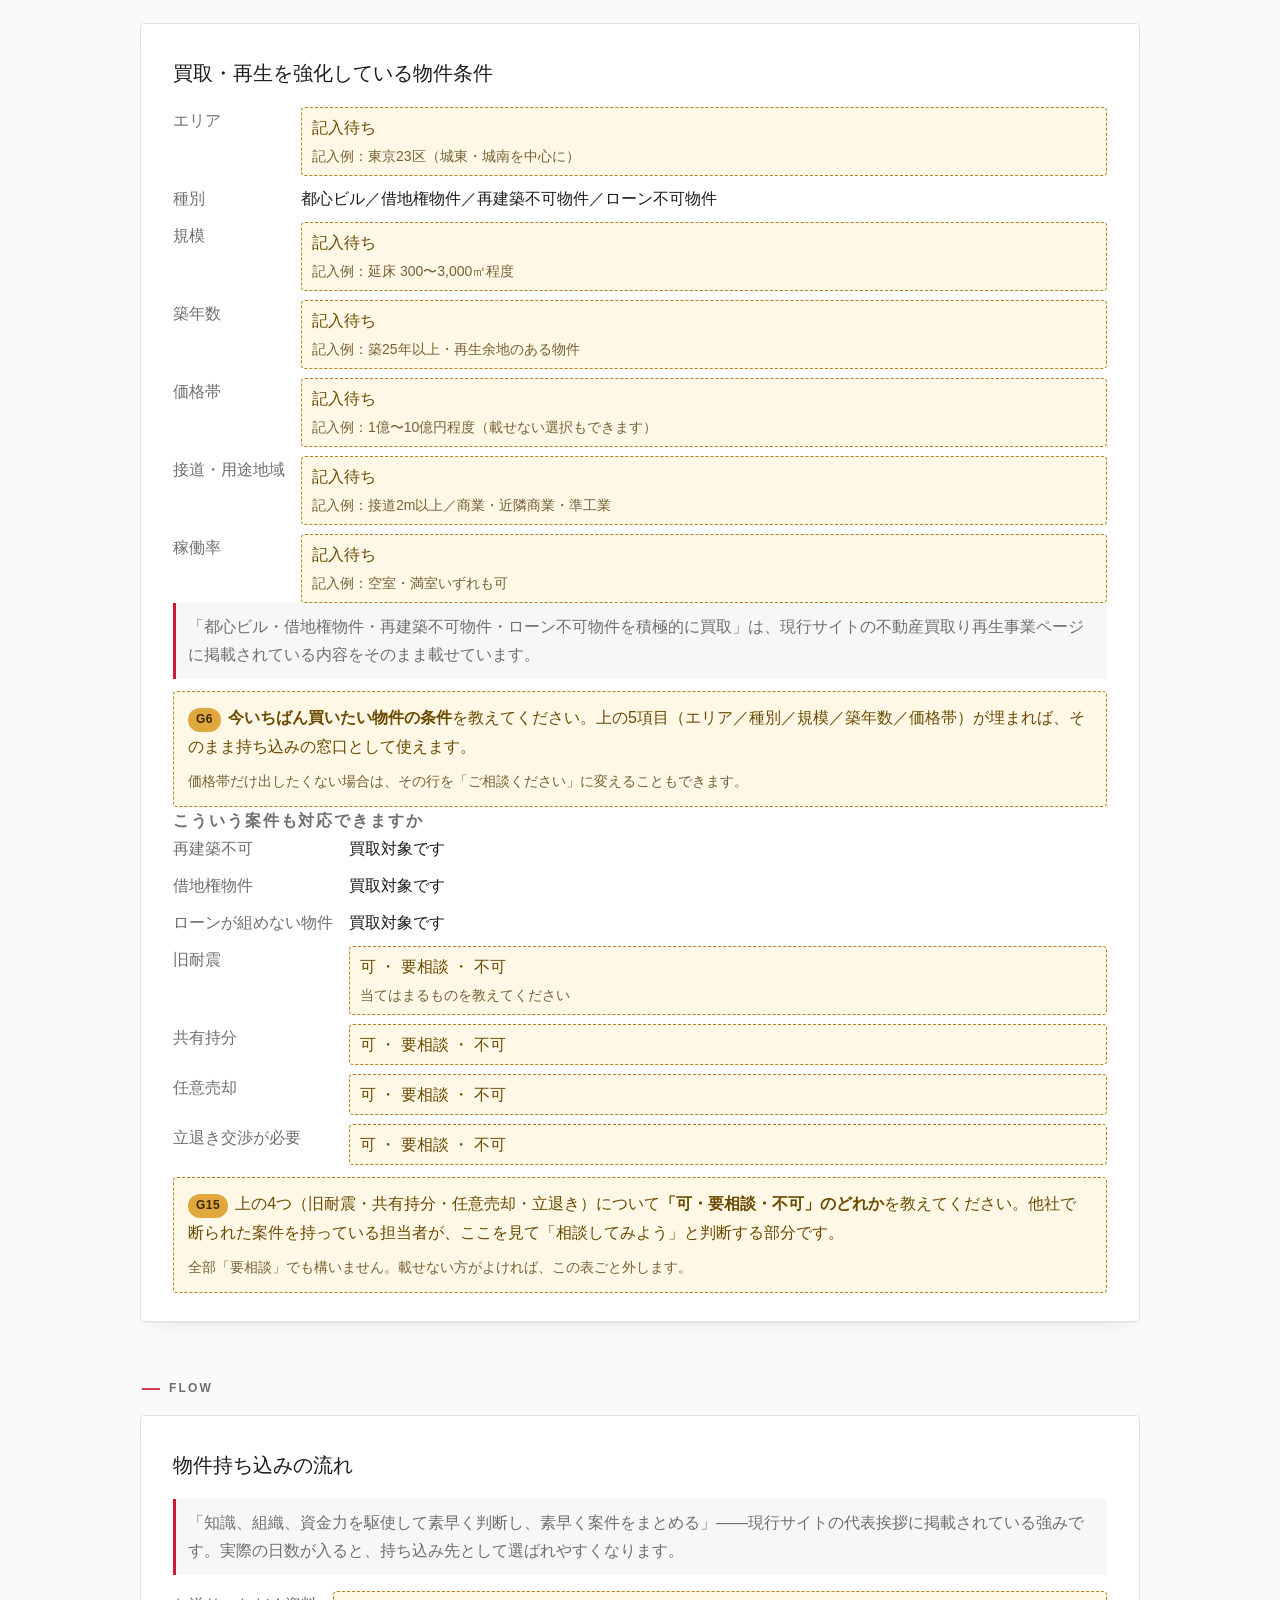
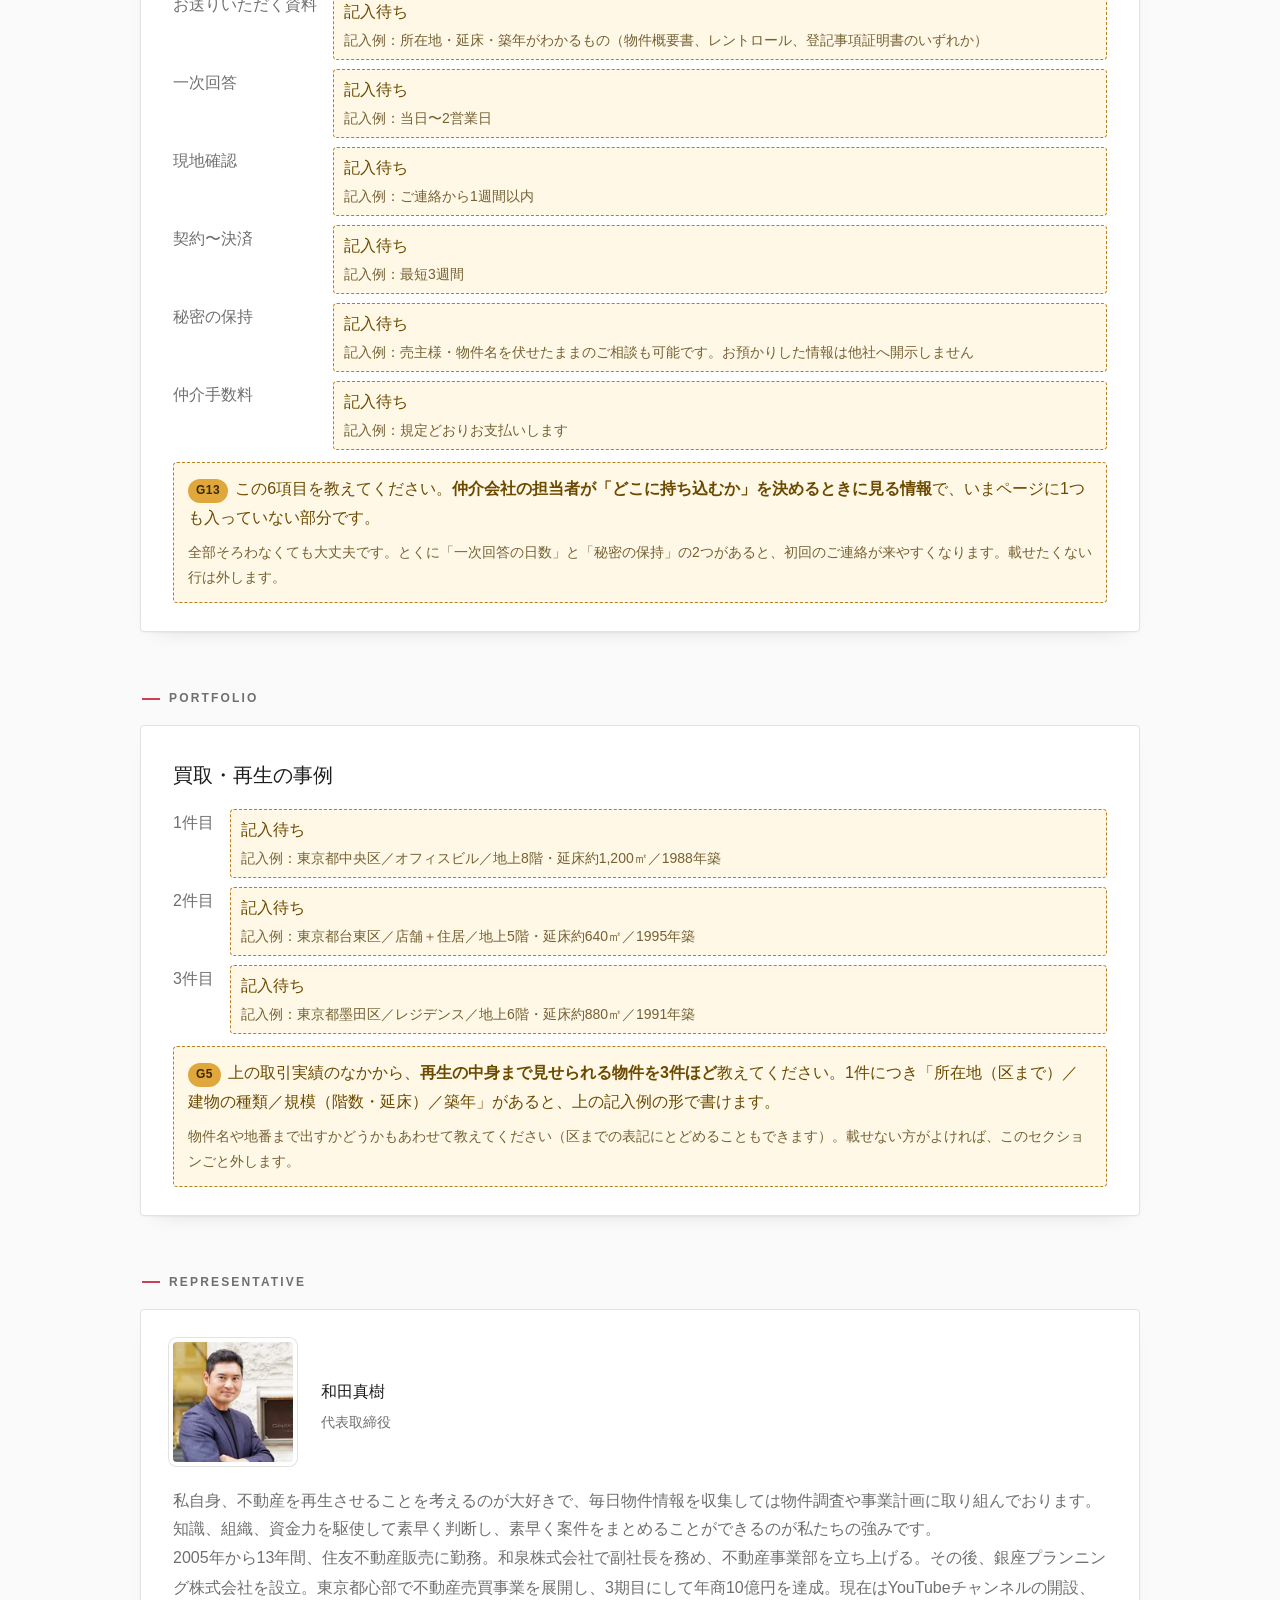
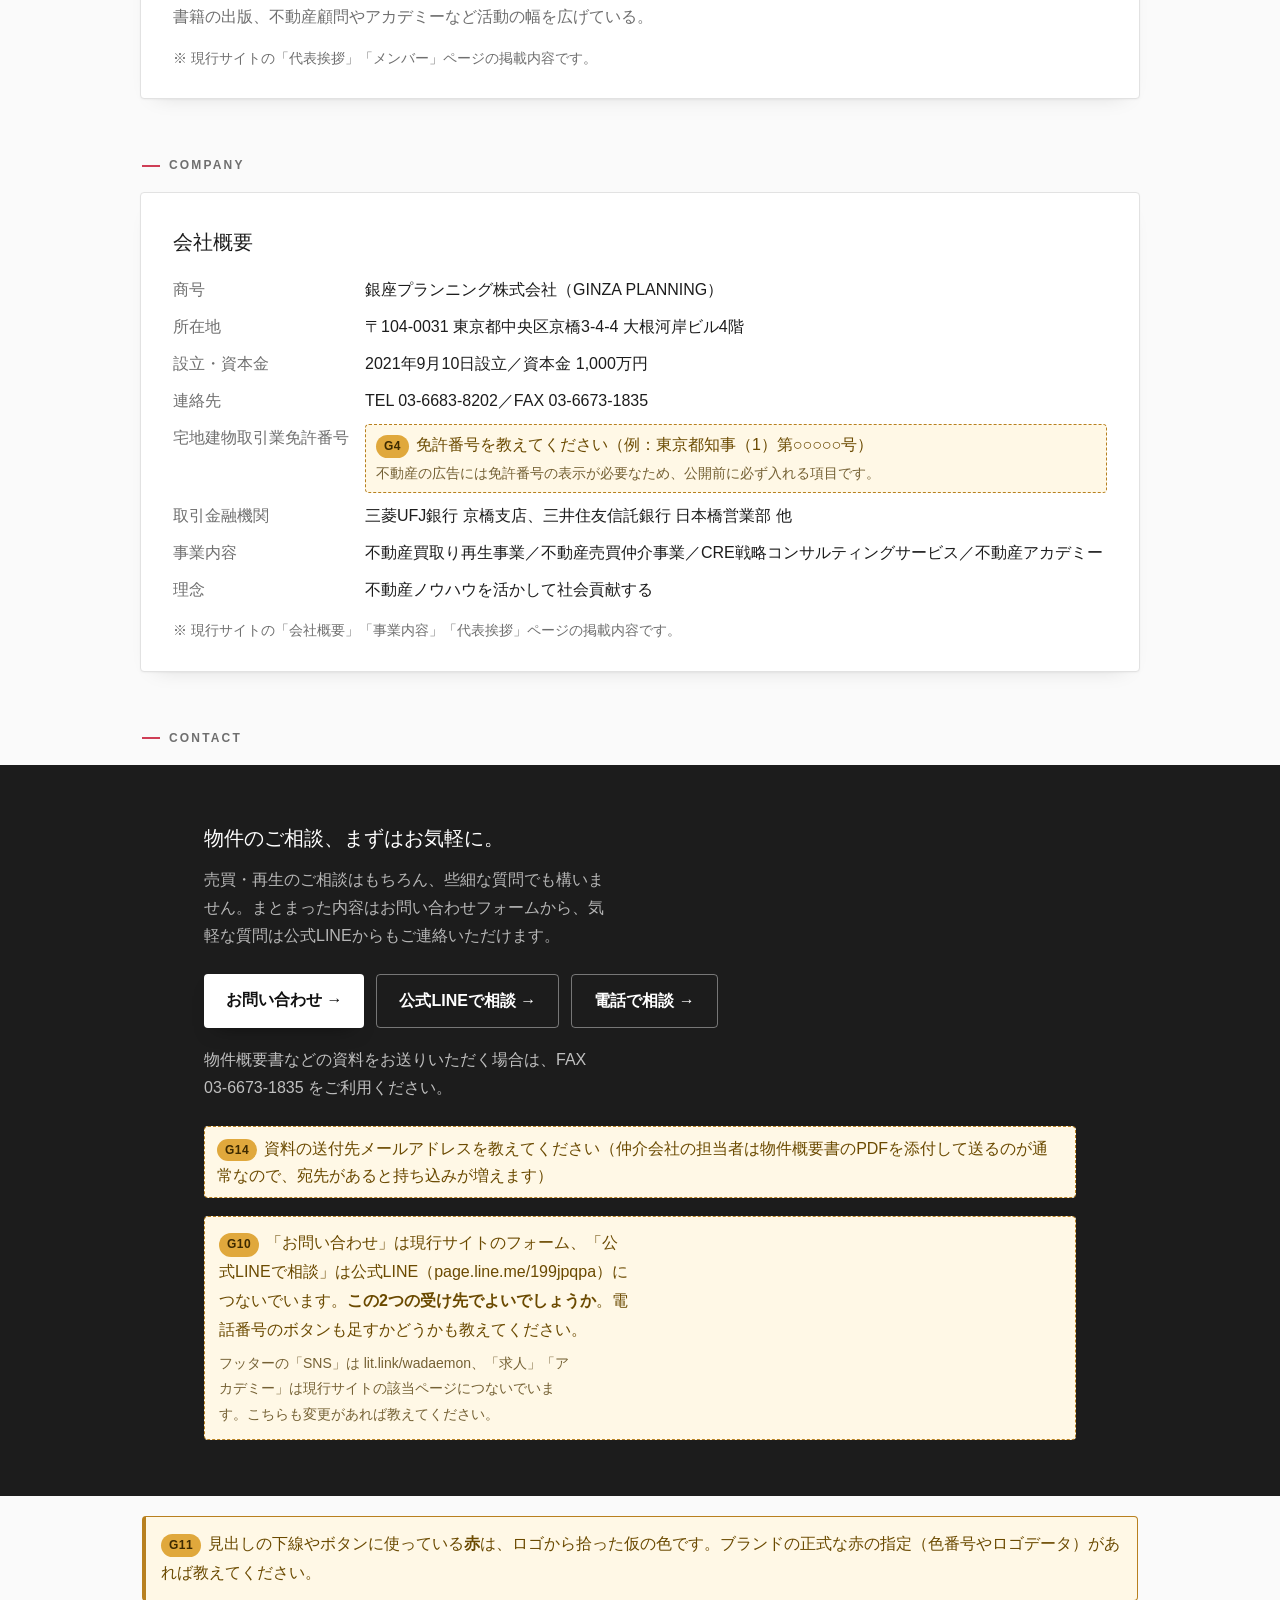
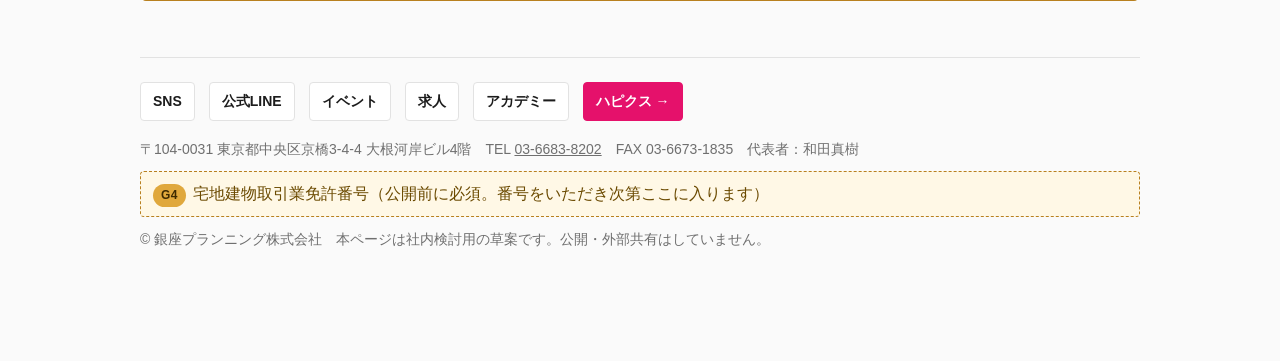
<file: ginpla-design-c.html>
<!doctype html><html lang="ja"><head><meta charset="utf-8"><meta name="viewport" content="width=device-width,initial-scale=1"><meta name="robots" content="noindex,nofollow"><title>銀座プランニング｜C・文字と余白</title><style>
:root{--ink:#22272b;--red:#a62b2b;--paper:#fcfbf8;--line:#dfdad1}*{box-sizing:border-box}html{scroll-behavior:smooth}body{margin:0;background:var(--paper);color:var(--ink);font-family:-apple-system,BlinkMacSystemFont,"Hiragino Sans","Yu Gothic",sans-serif}.top{height:68px;display:flex;align-items:center;justify-content:center;border-bottom:1px solid var(--line);font-size:11px;letter-spacing:.13em;font-weight:800}.top span{position:absolute;left:clamp(20px,5vw,72px);font-size:10px;letter-spacing:.15em;font-weight:500}.intro{text-align:center;padding:clamp(70px,11vw,150px) 20px 54px}.intro small{color:var(--red);font-size:10px;font-weight:800;letter-spacing:.18em}.intro h1{font:clamp(43px,6vw,78px)/1.12 Georgia,"Hiragino Mincho ProN",serif;letter-spacing:.02em;margin:27px 0}.intro p{font-size:15px;line-height:1.9;margin:0 auto 28px;max-width:38em}.intro a{display:inline-block;color:#fff;background:var(--red);padding:14px 21px;text-decoration:none;font-weight:800;font-size:13px}.redline{width:1px;height:0;background:var(--red);margin:28px auto 0;animation:line .42s ease forwards}.gallery{width:min(1280px,90vw);height:clamp(340px,48vw,610px);margin:0 auto;background:#e4e2dc;position:relative;overflow:hidden}.gallery img{position:absolute;inset:0;width:100%;height:100%;object-fit:cover;opacity:0;transition:opacity .22s ease}.gallery img.active{opacity:1}.gallery figcaption{position:absolute;left:18px;bottom:16px;background:#fcfbf8e8;padding:8px 10px;font-size:10px;letter-spacing:.13em}.switch{width:min(1280px,90vw);margin:16px auto 0;display:flex;justify-content:flex-end;gap:7px}.switch button{border:1px solid var(--line);background:transparent;padding:8px 10px;font-size:10px;letter-spacing:.1em;color:var(--ink);cursor:pointer}.switch button[aria-pressed="true"]{background:var(--ink);color:#fff;border-color:var(--ink)}.statement{max-width:780px;margin:0 auto;padding:clamp(64px,10vw,130px) 20px;text-align:center}.statement h2{font:clamp(30px,4vw,55px)/1.25 Georgia,"Hiragino Mincho ProN",serif;margin:0 0 24px}.statement p{line-height:2;color:#50575a;margin:0}iframe{display:block;width:100%;border:0;background:var(--paper)}@keyframes line{to{height:44px}}@media(max-width:760px){.top{justify-content:flex-end;padding-right:20px;font-size:10px}.intro{padding-top:76px}.gallery{width:100%;height:390px}.switch{width:100%;padding:0 20px}.statement{padding-inline:26px}}@media(prefers-reduced-motion:reduce){*{animation:none!important;transition:none!important;scroll-behavior:auto!important}.redline{height:44px}}
</style></head><body><header class="top"><span>GINZA PLANNING</span>REAL ESTATE REGENERATION / C</header><main><section class="intro"><small>REAL ESTATE REGENERATION</small><h1>ビル再生の<br>プロ集団。</h1><p>ビルの買取・再生と、売買仲介を行っています。</p><a href="#contents">取引実績を見る　→</a><div class="redline"></div></section><figure class="gallery"><img class="active" src="assets/ginpla/hero/ginpla-hero-02-planning-bright-v0.1-1300.jpg" alt="企画・設計の様子"><img src="assets/ginpla/hero/ginpla-hero-01-before-bright-v0.1-1300.jpg" alt="既存ビルの外観"><img src="assets/ginpla/hero/ginpla-hero-03-renovation-bright-v0.1-1300.jpg" alt="建物の改修工事"><figcaption id="caption">VIEW 01 / PLANNING</figcaption></figure><div class="switch" aria-label="写真を切り替える"><button aria-pressed="true" data-caption="VIEW 01 / PLANNING">01</button><button aria-pressed="false" data-caption="VIEW 02 / BEFORE">02</button><button aria-pressed="false" data-caption="VIEW 03 / RENOVATION">03</button></div><section class="statement"><h2>言葉と情報を、<br>落ち着いて読ませる。</h2><p>写真を一枚ずつ扱い、文字と余白を主役にした案です。Aの分割構図、Bの写真主役とは異なり、ブランドの品と見やすさを優先します。</p></section><div id="contents"><iframe title="銀座プランニング LP本文" src="ginpla.html"></iframe></div></main><script>
const f=document.querySelector('iframe'),images=[...document.querySelectorAll('.gallery img')],buttons=[...document.querySelectorAll('.switch button')],caption=document.getElementById('caption');buttons.forEach((b,i)=>b.addEventListener('click',()=>{images.forEach((x,n)=>x.classList.toggle('active',n===i));buttons.forEach((x,n)=>x.setAttribute('aria-pressed',n===i));caption.textContent=b.dataset.caption}));f.addEventListener('load',()=>{const d=f.contentDocument,w=f.contentWindow,s=d.createElement('style');s.textContent=`.sticky-top,.nav-backdrop,.mobile-nav,.hero{display:none!important}.block{opacity:0;transform:translateY(10px);transition:opacity .4s ease,transform .4s ease}.block.is-in{opacity:1;transform:none}@media(prefers-reduced-motion:reduce){.block{opacity:1!important;transform:none!important;transition:none!important}}`;d.head.appendChild(s);const bs=[...d.querySelectorAll('.block')];if(!matchMedia('(prefers-reduced-motion: reduce)').matches&&w.IntersectionObserver){const io=new w.IntersectionObserver(es=>es.forEach(e=>{if(e.isIntersecting){e.target.classList.add('is-in');io.unobserve(e.target)}}),{threshold:.12});bs.forEach(b=>io.observe(b))}else bs.forEach(b=>b.classList.add('is-in'));new w.ResizeObserver(()=>f.style.height=d.documentElement.scrollHeight+'px').observe(d.body);setTimeout(()=>f.style.height=d.documentElement.scrollHeight+'px',150)});
</script></body></html>
</file>
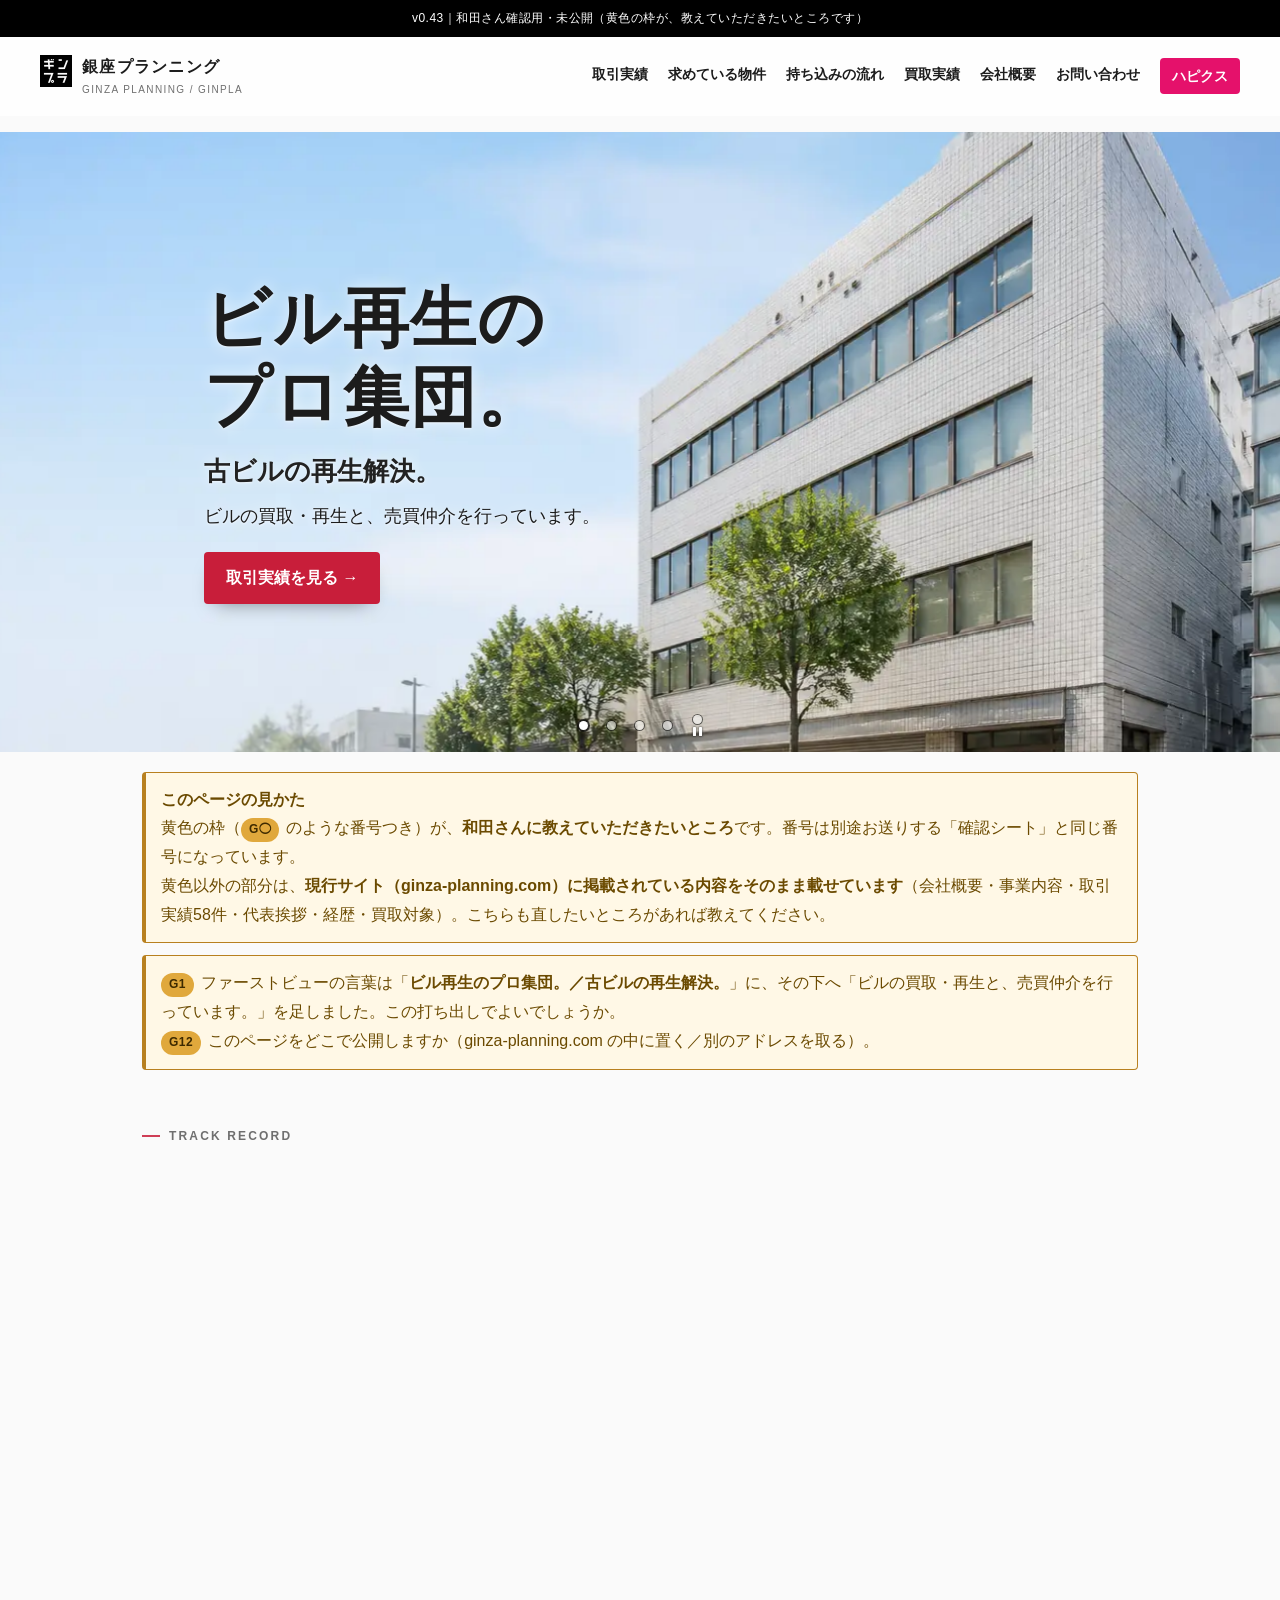
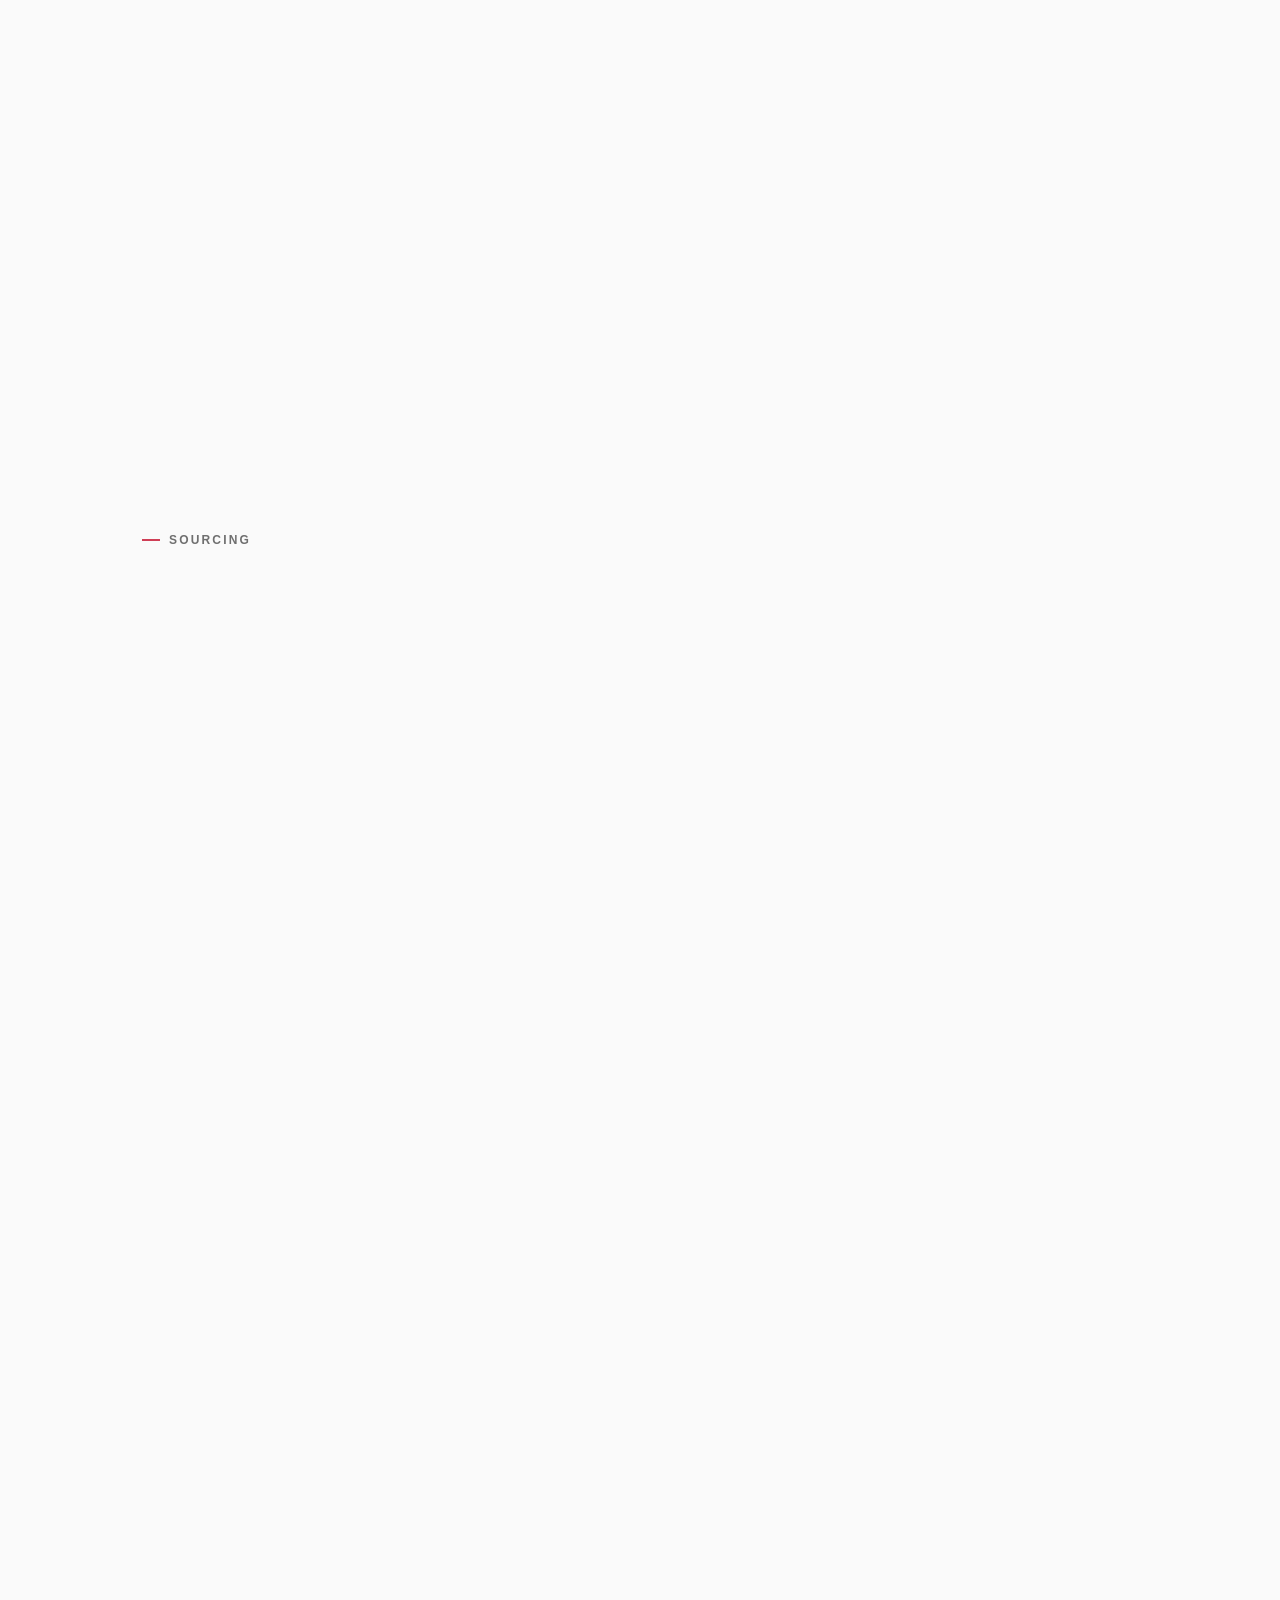
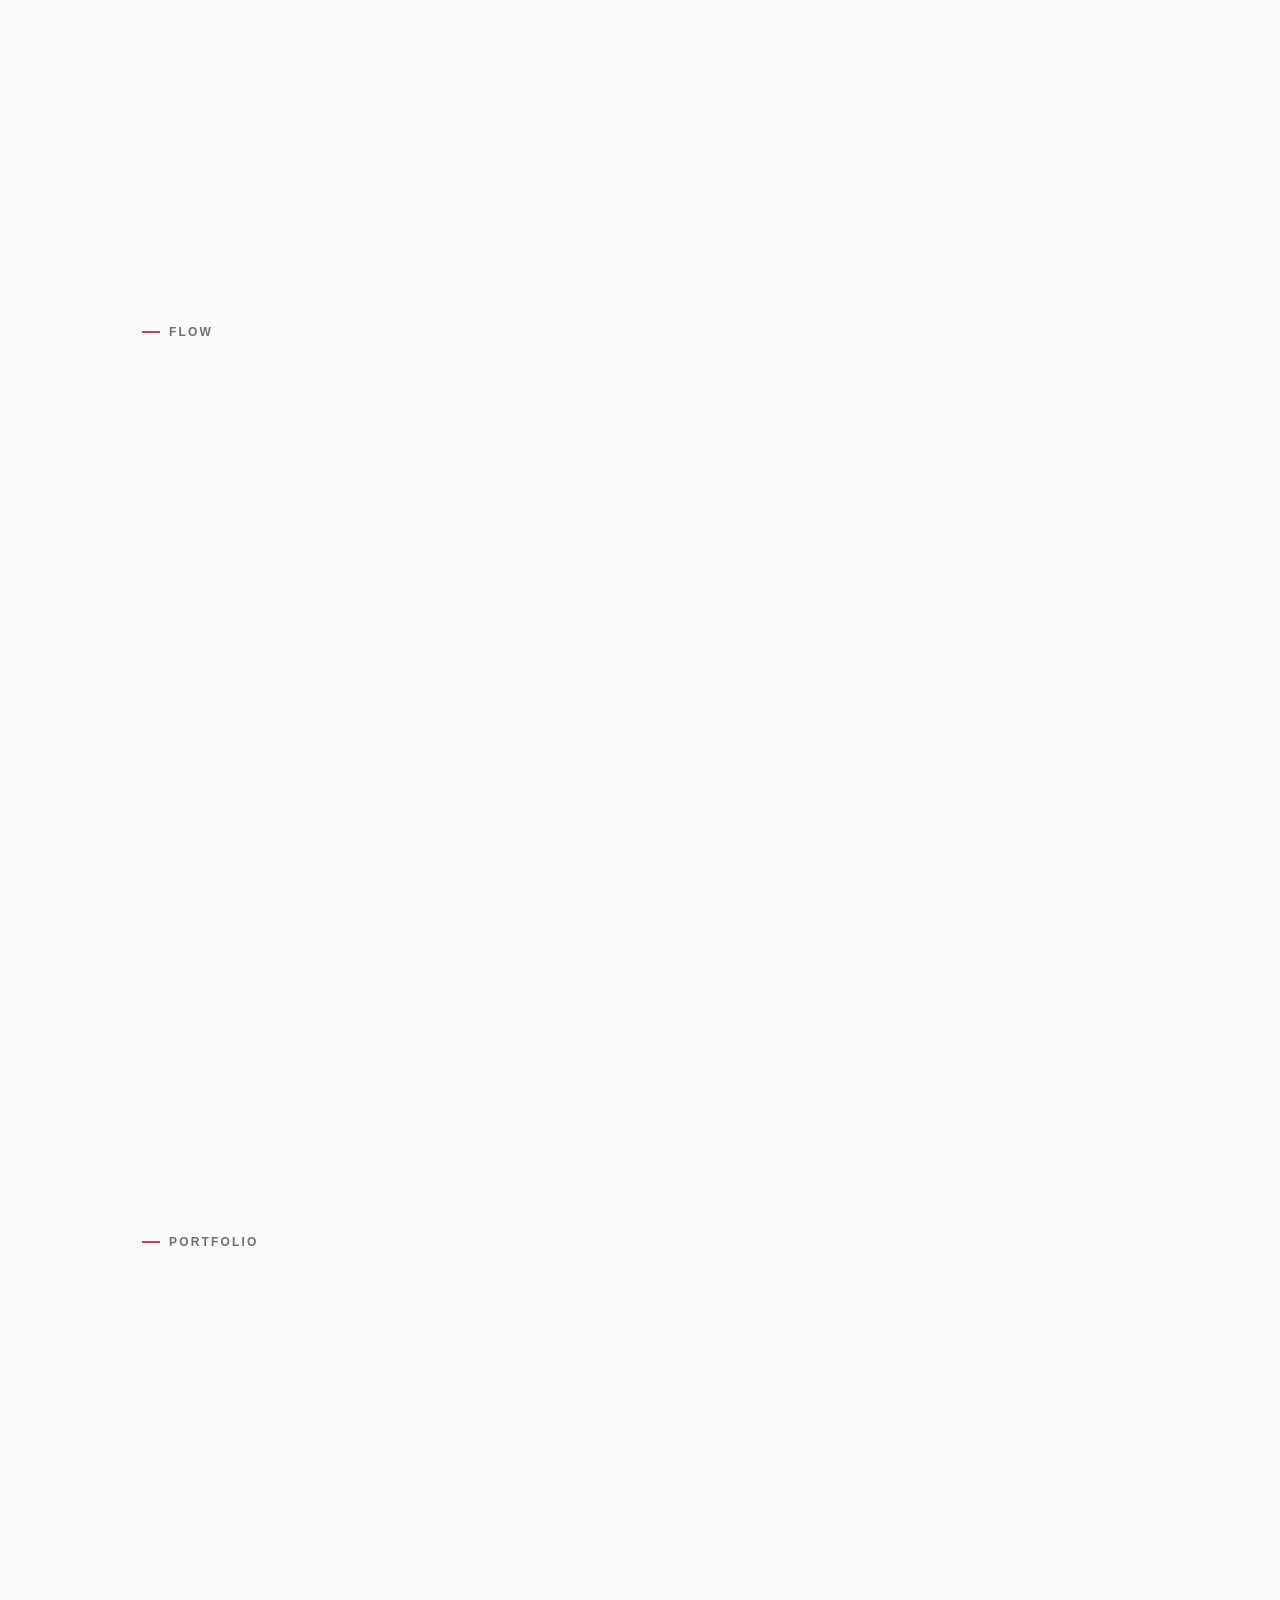
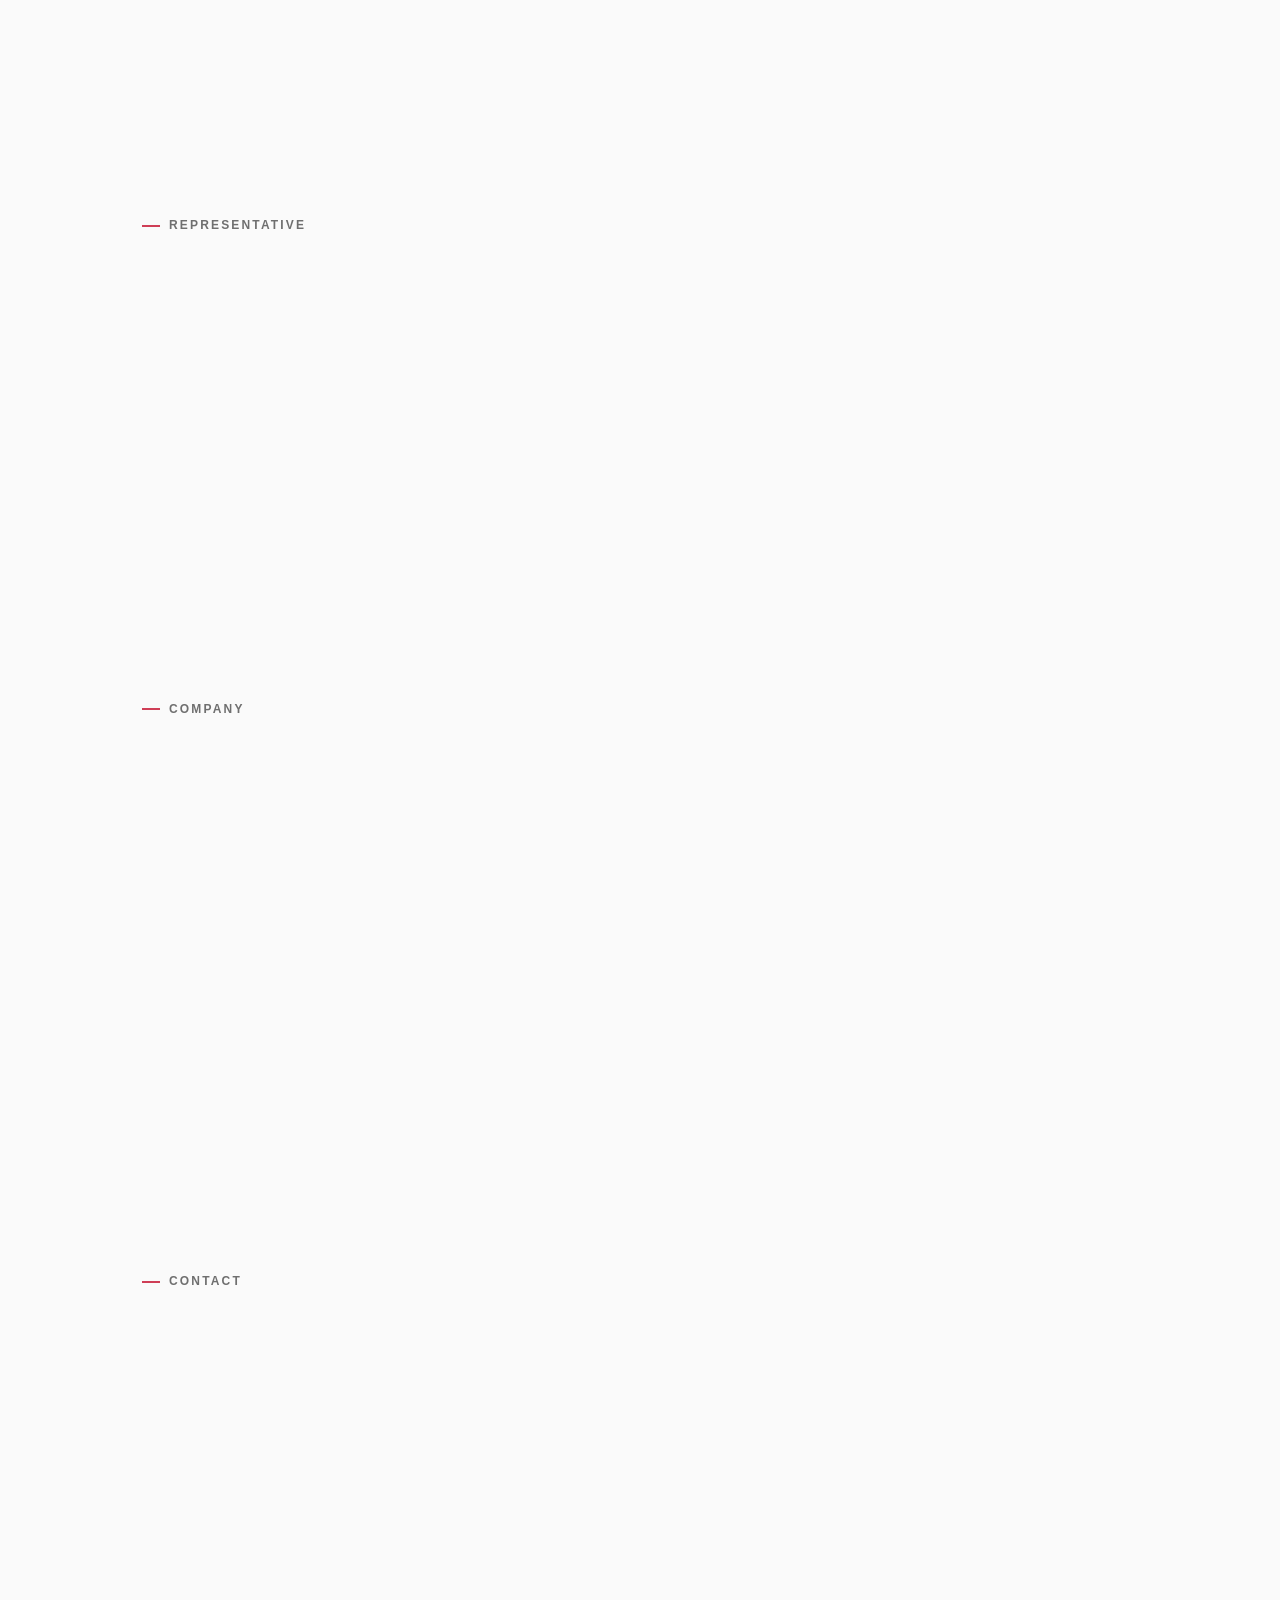
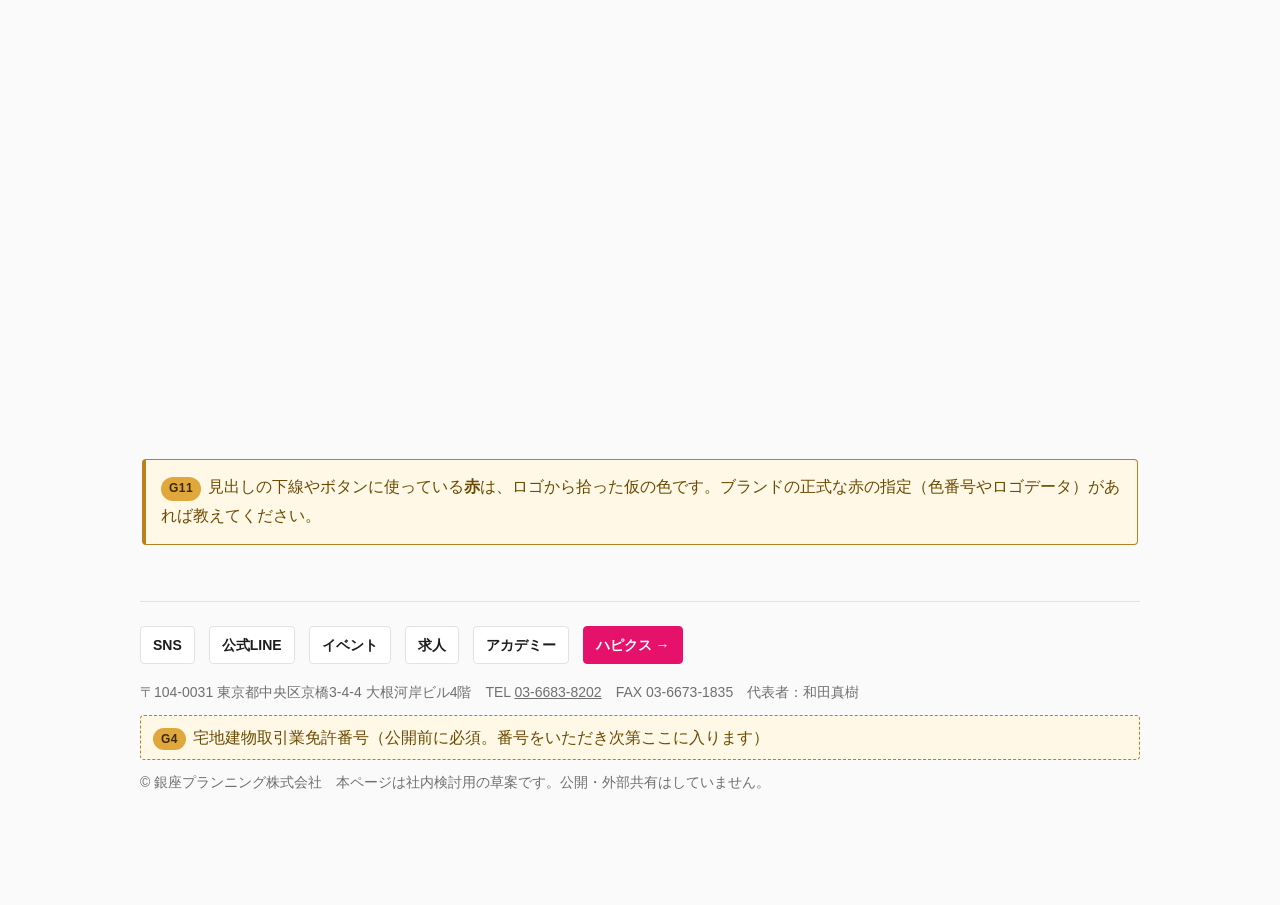
<file: ginpla-v0.31.html>
<!doctype html><meta charset="utf-8"><meta name="robots" content="noindex,nofollow"><meta http-equiv="refresh" content="0; url=ginpla.html"><title>移動しました</title><p>最新版へ移動します… <a href="ginpla.html">ginpla.html</a></p>
</file>
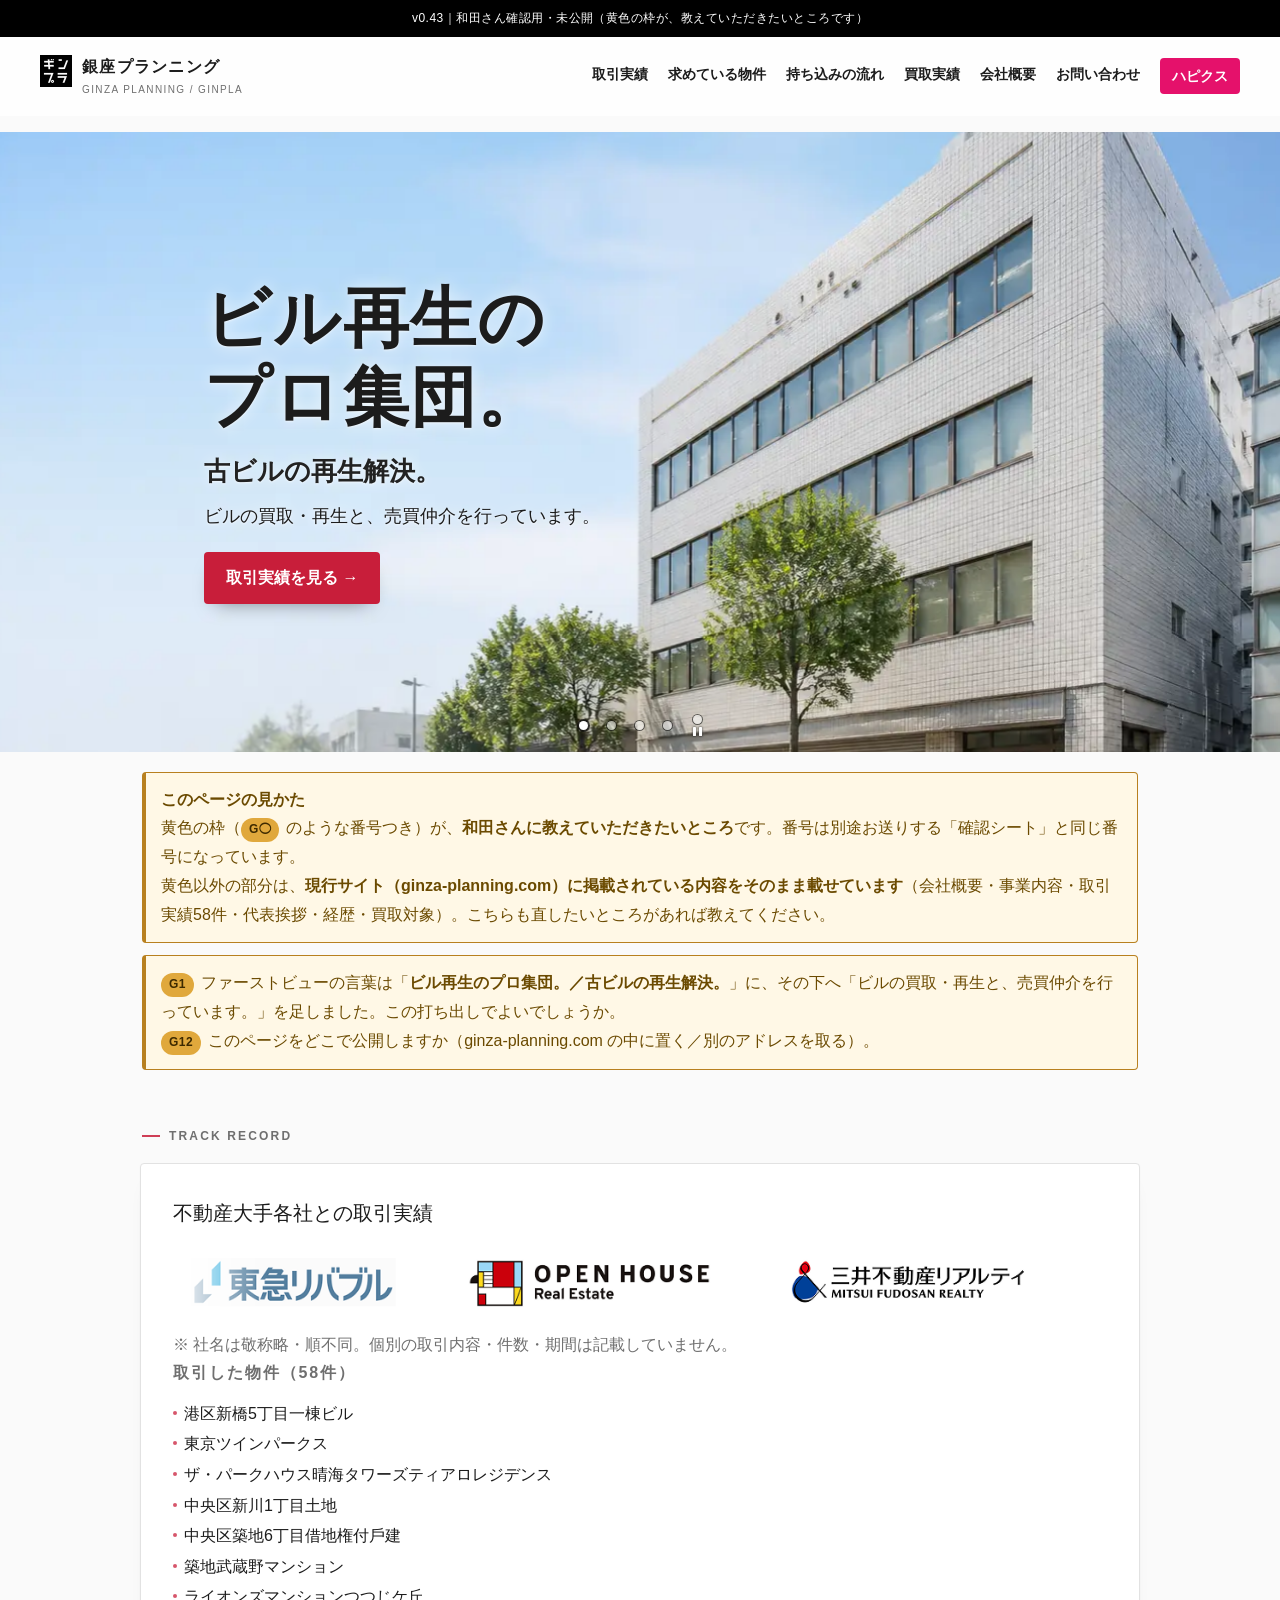
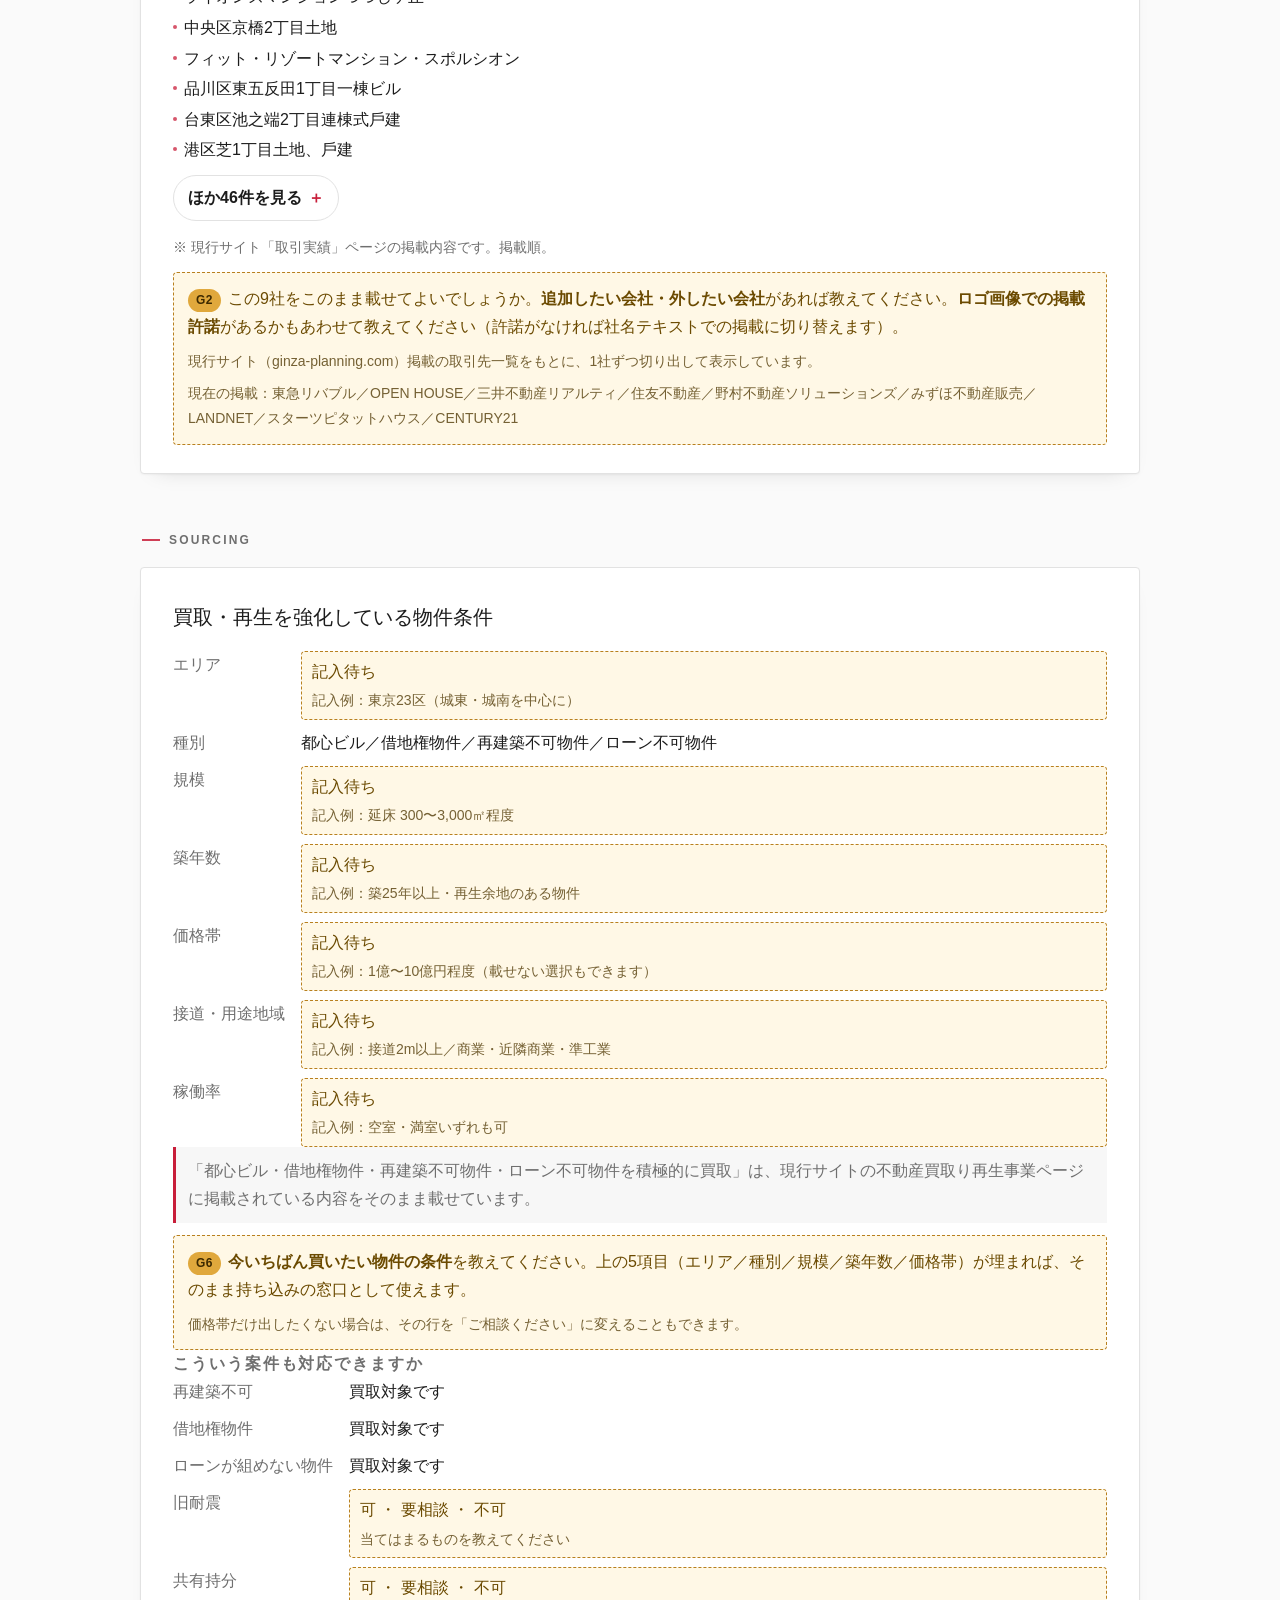
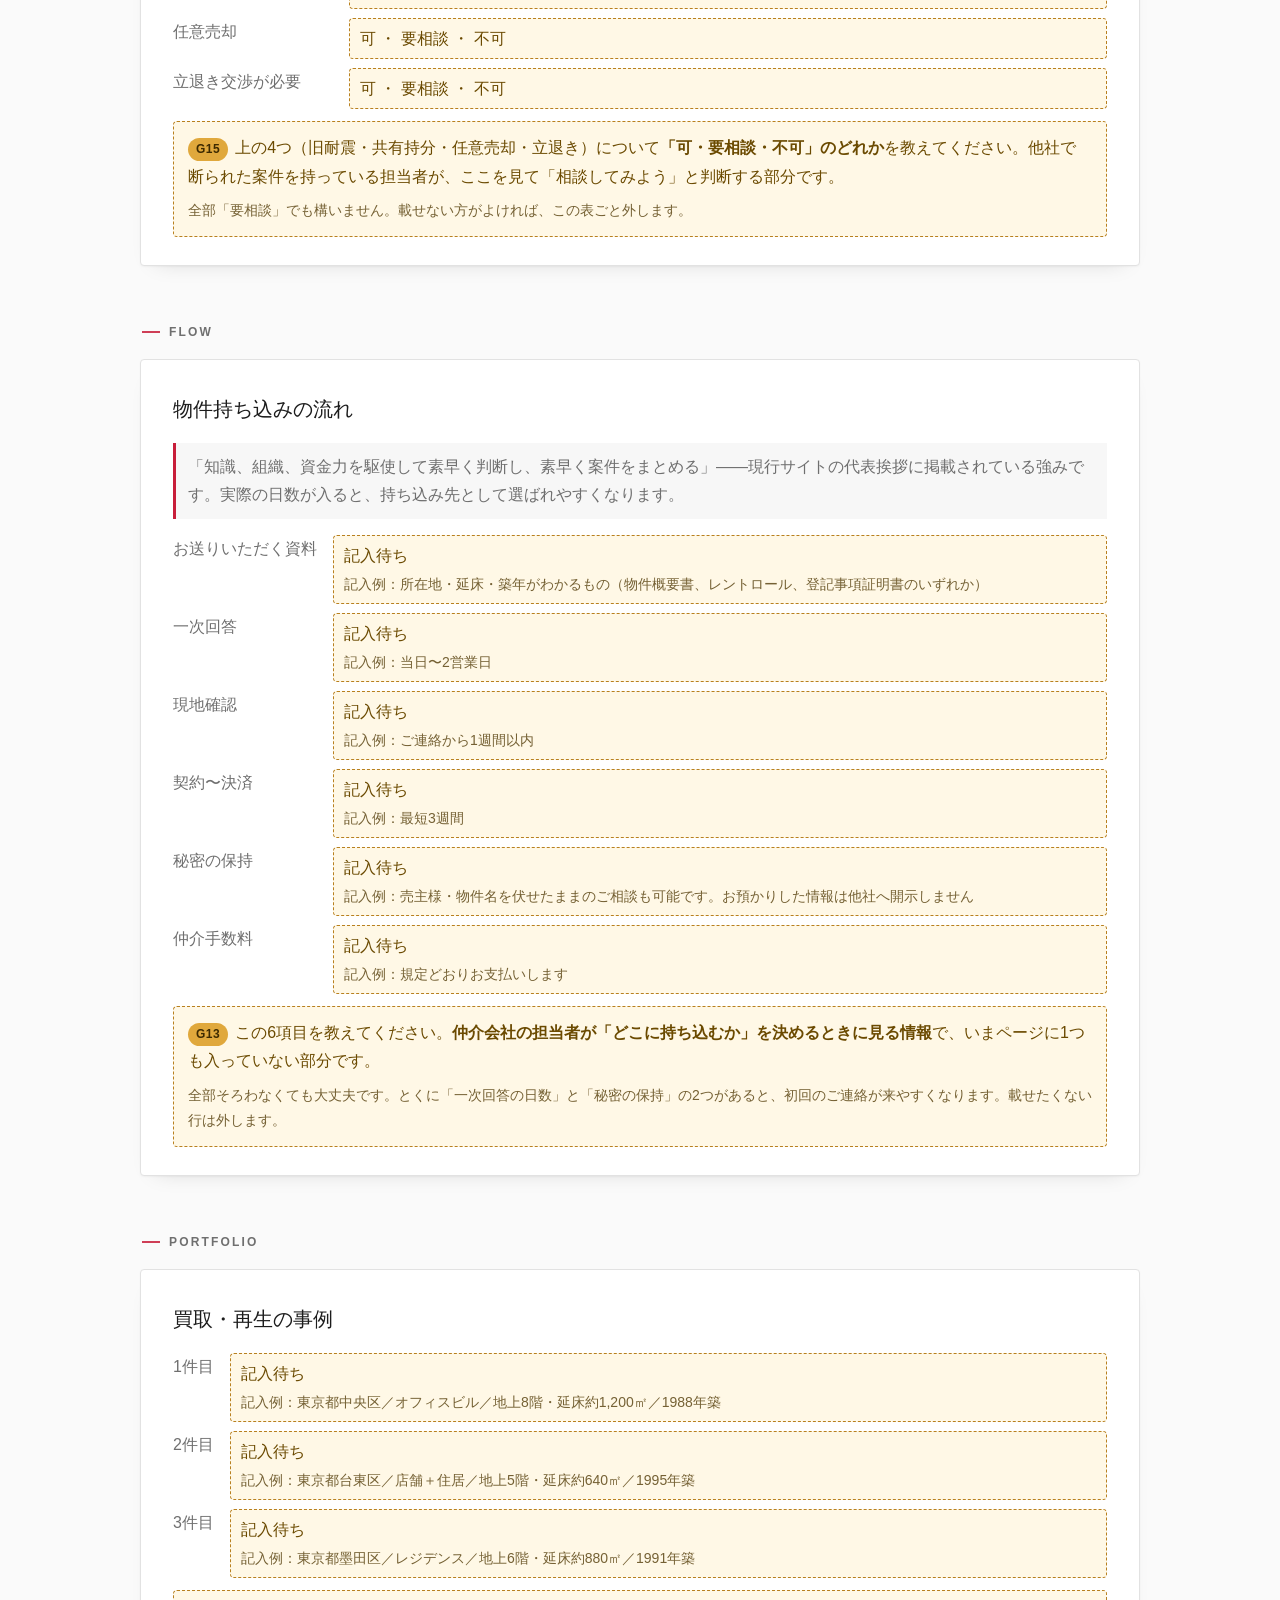
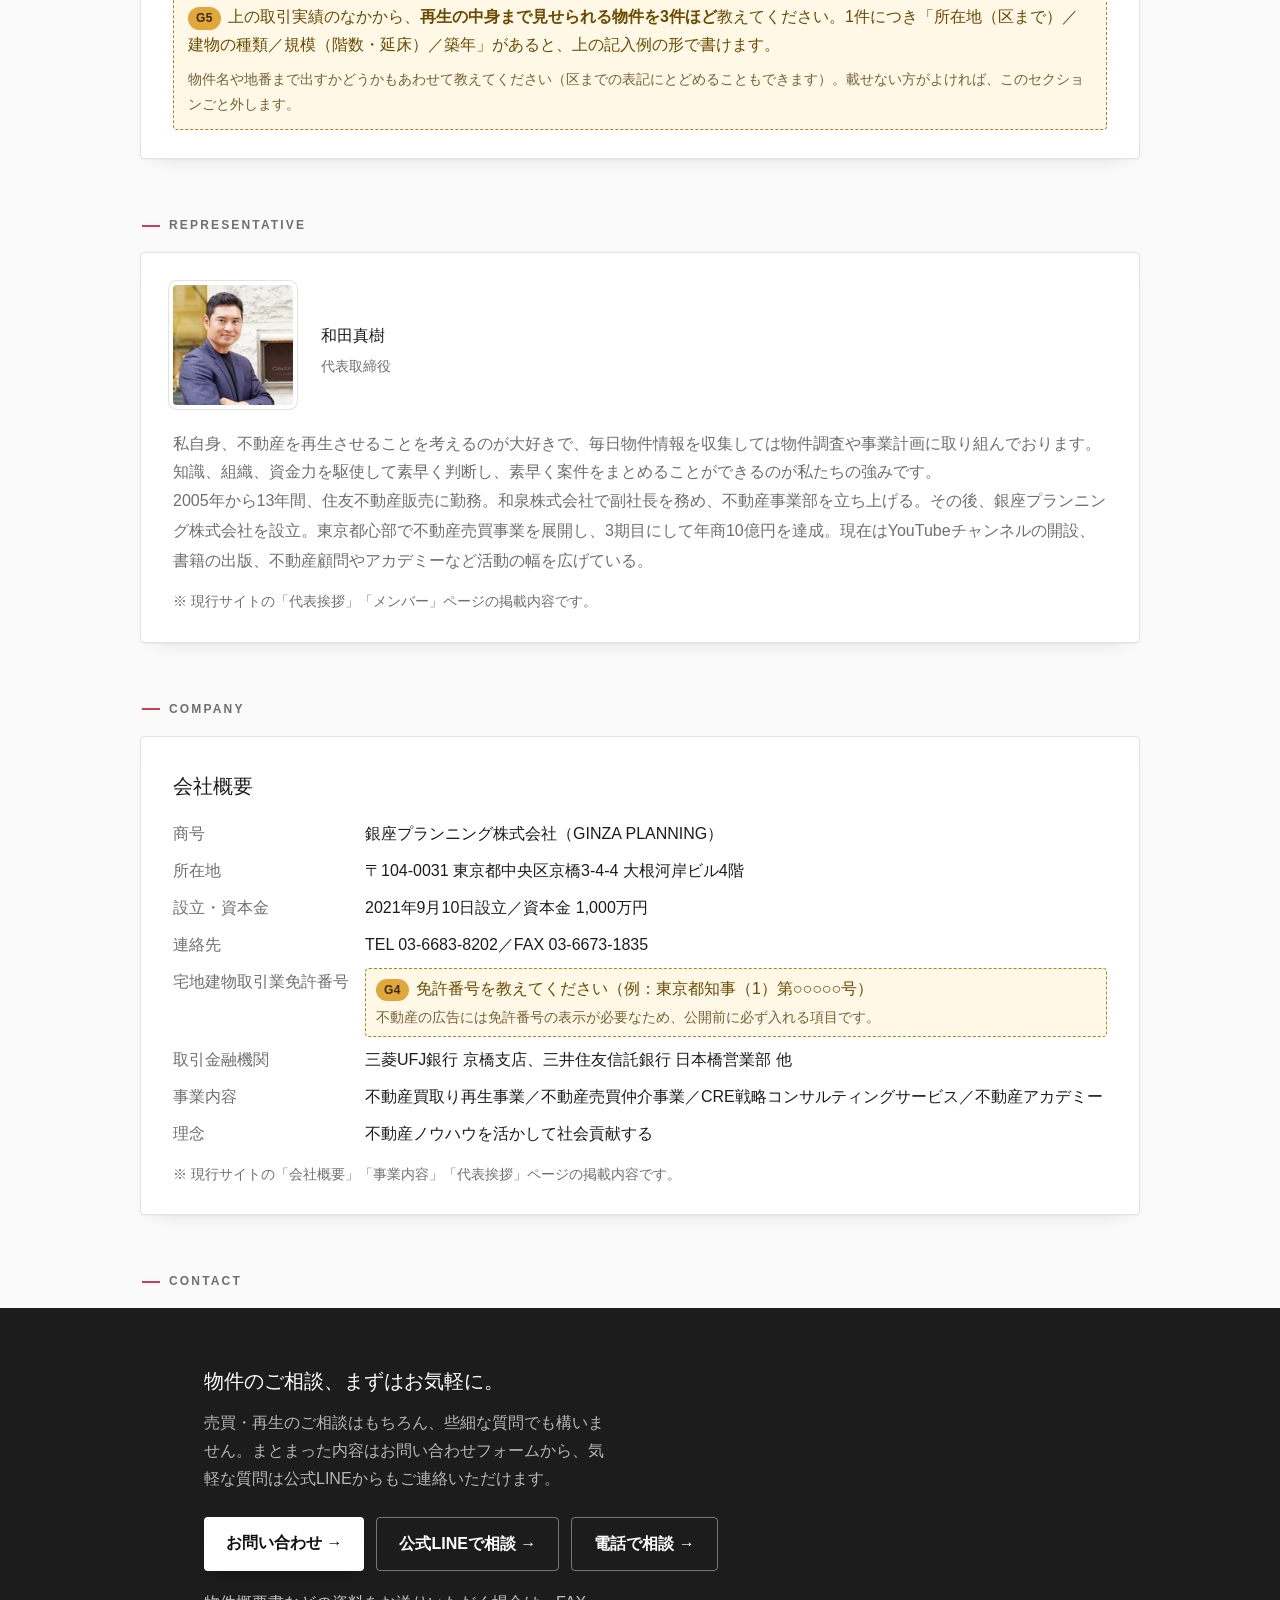
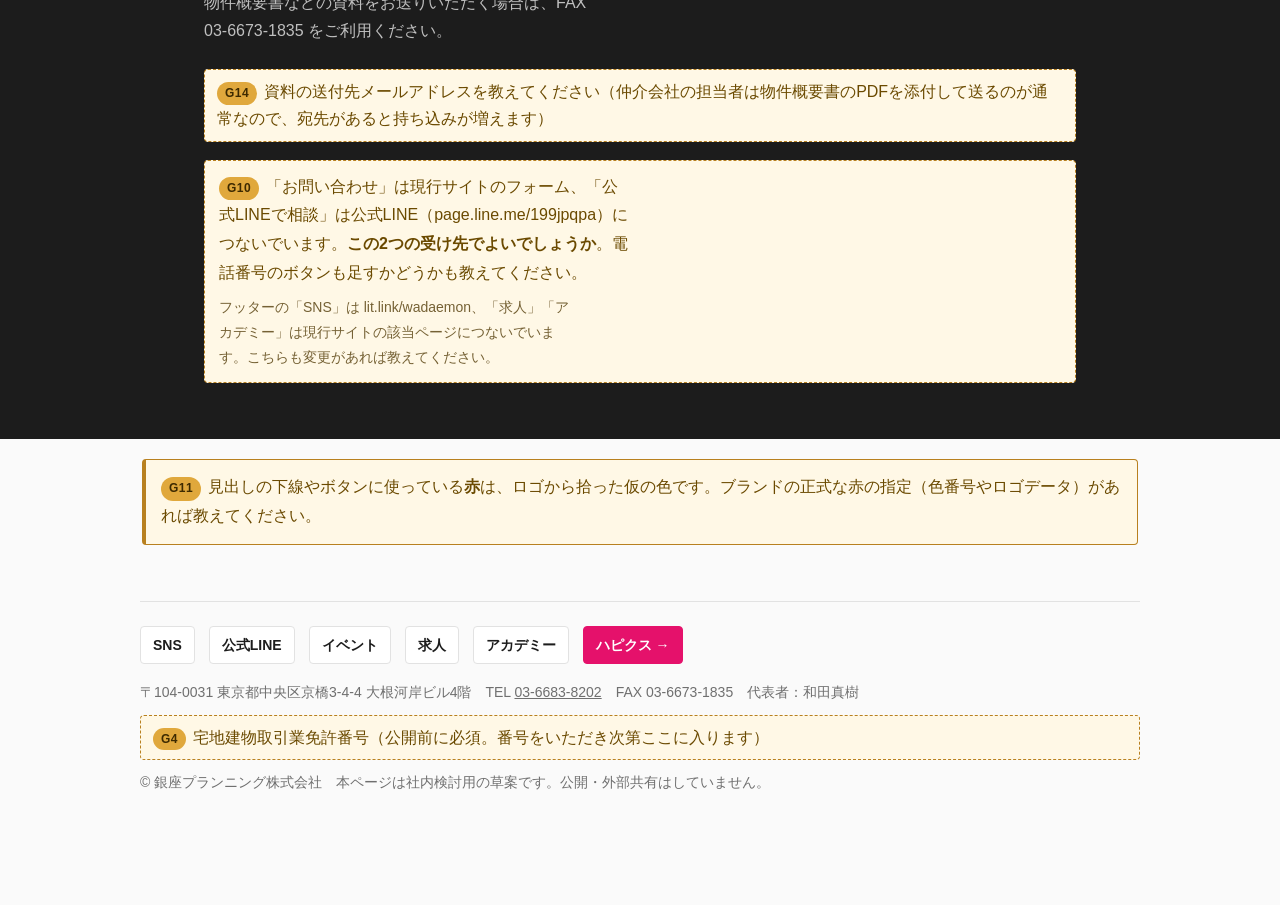
<file: ginpla.html>
<!doctype html>
<html lang="ja">
<head>
  <meta charset="utf-8">
  <meta name="viewport" content="width=device-width,initial-scale=1">
  <meta name="description" content="銀座プランニング株式会社（ギンプラ）｜ビル再生のプロ集団。東京都中央区京橋。ビルの買取・再生と売買仲介を行っています。">
  <link rel="canonical" href="https://pyui-cpu.github.io/ginpla-lp-preview/ginpla.html">
  <meta property="og:type" content="website">
  <meta property="og:site_name" content="銀座プランニング株式会社">
  <meta property="og:title" content="銀座プランニング株式会社｜GINPLA">
  <meta property="og:description" content="ビル再生のプロ集団。古ビルの再生解決。">
  <meta property="og:url" content="https://pyui-cpu.github.io/ginpla-lp-preview/ginpla.html">
  <meta property="og:image" content="https://pyui-cpu.github.io/ginpla-lp-preview/assets/ginpla/ogp.jpg">
  <meta name="twitter:card" content="summary_large_image">
  <meta name="twitter:image" content="https://pyui-cpu.github.io/ginpla-lp-preview/assets/ginpla/ogp.jpg">
  <meta name="theme-color" content="#1c1c1c">
  <link rel="icon" href="assets/ginpla/favicon-32.png" sizes="32x32">
  <link rel="icon" href="assets/ginpla/favicon-512.png" sizes="512x512">
  <link rel="apple-touch-icon" href="assets/ginpla/apple-touch-icon.png">
  <meta name="robots" content="noindex,nofollow">
  <title>銀座プランニング｜v0.43（構成を持ち込み獲得の順へ・現行サイトの情報を反映）</title>
  <script type="application/ld+json">
  {
    "@context": "https://schema.org",
    "@type": "RealEstateAgent",
    "name": "銀座プランニング株式会社",
    "alternateName": ["ギンプラ", "GINZA PLANNING"],
    "url": "https://ginza-planning.com/",
    "logo": "https://pyui-cpu.github.io/ginpla-lp-preview/assets/ginpla/ginpla-logo-black.png",
    "image": "https://pyui-cpu.github.io/ginpla-lp-preview/assets/ginpla/ogp.jpg",
    "foundingDate": "2021-09-10",
    "telephone": "+81-3-6683-8202",
    "faxNumber": "+81-3-6673-1835",
    "address": {
      "@type": "PostalAddress",
      "postalCode": "104-0031",
      "addressRegion": "東京都",
      "addressLocality": "中央区",
      "streetAddress": "京橋3-4-4 大根河岸ビル4階",
      "addressCountry": "JP"
    }
  }
  </script>
  <style>
    :root{
      --bg:#fafafa;--card:#fff;--ink:#1c1c1c;--sub:#6f6f6f;--navy:#101010;--red:#c81e3a;--line:#e2e2e2;--radius:4px; /* --red は仮色。ロゴの正式赤が確認でき次第差し替え */
      --hapix-pink:#e5116b; /* ハピクスLPロゴのピンク。ハピクスへ飛ぶリンクに使用 */
      --fs-caption:14px;--fs-micro:12px;--fs-small:16px;--fs-button:16px;--fs-body:16px;--fs-lead:18px;--fs-h3:20px;--fs-h1:clamp(28px,7vw,40px);
      --sp-2:8px;--sp-3:12px;--sp-4:16px;--sp-5:20px;--sp-6:24px;--sp-7:32px;--sp-8:40px;--sp-9:56px
    }
    *{box-sizing:border-box}html{scroll-behavior:smooth}body{margin:0;background:var(--bg);color:var(--ink);font-family:"Noto Sans JP","Hiragino Sans","Yu Gothic",sans-serif;font-size:var(--fs-body);line-height:1.75;-webkit-font-smoothing:antialiased}
    a{color:inherit}
    a:focus-visible,.block:focus-visible,.cta:focus-visible{outline:2px solid var(--ink);outline-offset:3px}
    .sticky-top{position:sticky;top:0;z-index:45}
    .draft{padding:8px;background:#000;color:#fff;text-align:center;font-size:12px;letter-spacing:.04em}
    .brand-header{display:flex;align-items:center;gap:10px;padding:14px 20px;background:rgba(255,255,255,.72);backdrop-filter:blur(10px);-webkit-backdrop-filter:blur(10px);border-bottom:1px solid transparent;transition:box-shadow .25s ease,border-color .25s ease}
    .sticky-top.scrolled .brand-header{box-shadow:0 10px 26px -18px rgba(0,0,0,.25);border-color:var(--line)}
    .brand-header img{width:32px;height:32px;border-radius:0}
    .brand-header strong{display:block;font-family:"Yu Mincho","Noto Serif JP",serif;font-size:16px;letter-spacing:.08em}
    .brand-header small{display:block;font-size:10px;color:var(--sub);letter-spacing:.14em}
    .header-nav{display:none}
    .menu-toggle{position:relative;display:inline-flex;align-items:center;justify-content:center;width:40px;height:40px;margin-left:auto;padding:0;border:0;background:none;cursor:pointer}
    .menu-toggle:focus-visible{outline:2px solid var(--ink);outline-offset:3px}
    .menu-toggle-bar,.menu-toggle-bar::before,.menu-toggle-bar::after{position:absolute;top:50%;left:50%;width:20px;height:2px;margin:-1px 0 0 -10px;border-radius:2px;background:var(--ink);transition:transform .25s ease,opacity .2s ease}
    .menu-toggle-bar::before,.menu-toggle-bar::after{content:""}
    .menu-toggle-bar::before{transform:translateY(-6px)}
    .menu-toggle-bar::after{transform:translateY(6px)}
    .menu-toggle[aria-expanded="true"] .menu-toggle-bar{background:transparent}
    .menu-toggle[aria-expanded="true"] .menu-toggle-bar::before{transform:rotate(45deg)}
    .menu-toggle[aria-expanded="true"] .menu-toggle-bar::after{transform:rotate(-45deg)}
    .nav-backdrop{position:fixed;inset:0;z-index:39;background:rgba(16,16,16,.4);opacity:0;visibility:hidden;transition:opacity .25s ease,visibility 0s linear .25s}
    .nav-backdrop.open{opacity:1;visibility:visible;transition:opacity .25s ease,visibility 0s linear 0s}
    .mobile-nav{display:flex;flex-direction:column;position:fixed;left:0;right:0;top:0;z-index:40;background:rgba(255,255,255,.92);backdrop-filter:blur(16px);-webkit-backdrop-filter:blur(16px);box-shadow:0 14px 30px -12px rgba(16,16,16,.2);padding:96px var(--sp-5) var(--sp-6);transform:translateY(-100%);opacity:0;visibility:hidden;transition:transform .55s cubic-bezier(.16,.84,.24,1),opacity .45s ease,visibility 0s linear .55s}
    .mobile-nav.open{transform:translateY(0);opacity:1;visibility:visible;transition:transform .55s cubic-bezier(.16,.84,.24,1),opacity .45s ease,visibility 0s linear 0s}
    .mobile-nav a{padding:14px 4px;font-weight:700;color:var(--ink);text-decoration:none;border-bottom:1px solid var(--line)}
    .mobile-nav a:last-child{border-bottom:0}
    .mobile-nav a.cross{margin-top:10px;align-self:flex-start;padding:8px 14px;border-radius:var(--radius);background:var(--hapix-pink);color:#fff;border-bottom:0}
    @media (prefers-reduced-motion: reduce){.mobile-nav,.nav-backdrop{transition:none}}
    .page{max-width:600px;margin:0 auto;padding:0 var(--sp-5) var(--sp-9)}
    .hero{position:relative;overflow:hidden;width:100vw;margin-left:calc(50% - 50vw);margin-top:var(--sp-4);min-height:460px;display:flex;flex-direction:column;justify-content:center;padding:38px 0;background:linear-gradient(180deg,#efece7 0%,#e2ded8 60%,#d8d3cc 100%);color:#fff}
    .hero-slider{position:absolute;inset:0;z-index:0}
    .hero-slide{position:absolute;inset:0;width:100%;height:100%;object-fit:cover;opacity:0;transition:opacity 1.2s ease}
    .hero-slide.is-active{opacity:1;z-index:1}
    @media (prefers-reduced-motion: no-preference){
      .hero-slide.is-active{animation:hero-kenburns 6s ease-out forwards}
      @keyframes hero-kenburns{from{transform:scale(1)}to{transform:scale(1.025)}}
    }
    @media (prefers-reduced-motion: reduce){.hero-slide{transition:opacity .15s linear}}
    .hero-dots{position:absolute;left:0;right:0;bottom:14px;display:flex;justify-content:center;align-items:center;gap:4px;z-index:3}
    .hero-dots button{width:24px;height:24px;padding:0;border:0;background:none;border-radius:50%;cursor:pointer;display:grid;place-items:center}
    .hero-dots button::before{content:"";width:9px;height:9px;border-radius:50%;background:rgba(255,255,255,.55);box-shadow:0 0 0 1px rgba(16,16,16,.6);transition:background .2s ease,box-shadow .2s ease}
    .hero-dots button[aria-current="true"]::before{background:#fff;box-shadow:0 0 0 2px rgba(16,16,16,.75)}
    .hero-pause{width:24px;height:24px;margin-left:2px;padding:0;border:0;background:none;cursor:pointer;display:grid;place-items:center}
    .hero-pause svg{width:11px;height:11px;fill:#fff;filter:drop-shadow(0 0 1px rgba(16,16,16,.9))}
    .hero-dots button:hover::before{background:rgba(255,255,255,.85)}
    .hero-dots button:focus-visible{outline:2px solid #fff;outline-offset:3px}
    .hero-inner{position:relative;z-index:2;max-width:560px;margin:0 auto;padding:0 26px;width:100%}
    .hero h1{margin:0 0 var(--sp-3);font-family:"Yu Mincho","Noto Serif JP",serif;font-size:var(--fs-h1);line-height:1.34;font-weight:600;letter-spacing:.02em;color:var(--ink);text-shadow:0 0 16px rgba(255,255,255,.7),0 1px 2px rgba(255,255,255,.6)}
    .hero p.sub2{margin:0 0 var(--sp-5);font-size:clamp(14px,3.6vw,18px);font-weight:500;color:var(--ink);text-shadow:0 0 14px rgba(255,255,255,.85),0 1px 2px rgba(255,255,255,.7)}
    .hero p.sub{margin:0 0 6px;color:#222;font-size:clamp(18px,4.8vw,22px);font-weight:600;font-family:"Yu Mincho","Noto Serif JP",serif;text-shadow:0 0 14px rgba(255,255,255,.7),0 1px 2px rgba(255,255,255,.6)}
    .cta-group{display:flex;align-items:center;gap:20px;flex-wrap:wrap}
    .cta{position:relative;display:inline-flex;overflow:hidden;padding:12px 22px;border-radius:var(--radius);text-decoration:none;font-size:var(--fs-button);font-weight:800;box-shadow:0 10px 20px -12px rgba(0,0,0,.5);transition:transform .2s ease}
    .cta:hover{transform:translateY(-2px)}
    .cta span{position:relative;z-index:1;transition:color .3s ease}
    .cta::before{content:"";position:absolute;left:0;right:100%;top:0;bottom:0;transition:right .3s ease}
    .cta:hover::before,.cta:focus-visible::before{right:0}
    .cta-primary{color:#101010;background:#fff}
    .cta-primary::before{background:#101010}
    .cta-primary:hover span,.cta-primary:focus-visible span{color:#fff}
    .hero .cta{color:#fff;background:var(--red)}
    .hero .cta::before{background:var(--ink)}
    .hero .cta span{color:#fff}
    .section-title{display:flex;align-items:center;gap:9px;margin:var(--sp-9) 2px var(--sp-4);font-size:var(--fs-micro);font-weight:800;letter-spacing:.18em;color:var(--sub)}
    .section-title::before{content:"";width:18px;height:2px;background:var(--red);opacity:.85}
    .block{position:relative;display:block;margin-bottom:var(--sp-4);padding:var(--sp-7) var(--sp-7) 28px;border-radius:var(--radius);background:var(--card);border:1px solid var(--line);box-shadow:0 1px 2px rgba(0,0,0,.04),0 10px 22px -16px rgba(0,0,0,.18);transition:transform .25s ease,box-shadow .25s ease,border-color .2s ease}
    .block:hover{box-shadow:0 2px 6px rgba(0,0,0,.06),0 20px 40px -14px rgba(0,0,0,.26)}
    .block h3{margin:0 0 var(--sp-4);font-family:"Yu Mincho","Noto Serif JP",serif;font-size:var(--fs-h3);font-weight:500;color:var(--ink)}
    .block p{margin:0;font-size:var(--fs-small);color:var(--sub)}
    .block dl{margin:0;display:grid;grid-template-columns:auto 1fr;gap:9px 16px;font-size:var(--fs-small)}
    .block dt{color:var(--sub);white-space:nowrap}
    .block dd{margin:0}
    /* 狭い画面では、ラベル列に押されて値が細切れに折り返すのを防ぐため縦に積む */
    @media(max-width:640px){
      .block dl{grid-template-columns:1fr;gap:0}
      .block dt{margin-top:12px}
      .block dl>dt:first-of-type{margin-top:0}
      .block dd{margin:2px 0 0}
    }
    .rep-row{display:flex;gap:18px;align-items:center;margin-bottom:var(--sp-4)}
    .rep-row img{width:76px;height:76px;object-fit:cover;border-radius:var(--radius);box-shadow:0 0 0 4px #fff,0 0 0 5px var(--line)}
    .rep-row h3{margin:0 0 4px;font-family:"Yu Mincho","Noto Serif JP",serif;font-size:16px;font-weight:500}
    .rep-row .role{font-size:var(--fs-caption);color:var(--sub)}
    .partners-track{overflow:hidden;border-radius:var(--radius);-webkit-mask-image:linear-gradient(90deg,transparent,#000 10%,#000 90%,transparent);mask-image:linear-gradient(90deg,transparent,#000 10%,#000 90%,transparent)}
    .partners-marquee{display:flex;align-items:center;width:max-content}
    .partners-marquee img{height:56px;width:auto;margin-right:30px}
    .cta-block{position:relative;overflow:hidden;width:100vw;margin-left:calc(50% - 50vw);padding:var(--sp-8) 0;background:var(--ink);color:#fff}
    .cta-block-inner{max-width:560px;margin:0 auto;padding:0 26px}
    .cta-block h3{margin:0 0 10px;font-family:"Yu Mincho","Noto Serif JP",serif;font-size:var(--fs-h3);font-weight:500}
    .cta-block p{margin:0 0 var(--sp-6);color:rgba(255,255,255,.68);font-size:var(--fs-small);max-width:46ch}
    .cta-row{display:flex;flex-wrap:wrap;gap:12px}
    .cta-secondary{color:#fff;background:transparent;border:1px solid rgba(255,255,255,.4);box-shadow:none}
    .cta-secondary::before{background:#fff}
    .cta-secondary:hover,.cta-secondary:focus-visible{border-color:#fff;transform:translateY(-2px)}
    .cta-secondary:hover span,.cta-secondary:focus-visible span{color:var(--ink)}
    .footer{margin-top:var(--sp-9);padding-top:var(--sp-6);border-top:1px solid var(--line);font-size:var(--fs-caption);color:var(--sub)}
    .footer nav{display:flex;flex-wrap:wrap;gap:8px 14px;margin-bottom:16px}
    .footer nav a{padding:6px 12px;border-radius:var(--radius);background:#fff;border:1px solid var(--line);text-decoration:none;color:var(--ink);font-weight:700;transition:border-color .2s ease,transform .2s ease}
    .footer nav a:hover{border-color:var(--ink);transform:translateY(-1px)}
    .footer nav a.cross{background:var(--hapix-pink);color:#fff;border-color:var(--hapix-pink)}
    .footer nav a.cross:hover{border-color:var(--hapix-pink);opacity:.9}
    .footer .legal{margin-top:10px;color:var(--sub)}
    @media (prefers-reduced-motion: no-preference){
      .reveal{opacity:0;transform:translateY(14px);transition:opacity .7s cubic-bezier(.2,.7,.2,1),transform .7s cubic-bezier(.2,.7,.2,1)}
      .reveal.in-view{opacity:1;transform:none}
      .block.reveal{transition-property:opacity,transform,box-shadow;transition-duration:.7s,.22s,.22s;transition-timing-function:cubic-bezier(.2,.7,.2,1),ease,ease}
      .block.reveal.in-view:hover{transform:translateY(-4px)}
      .block.reveal.in-view:focus-visible{transform:translateY(-4px)}
      .partners-marquee{animation:partners-scroll 30s linear infinite}
      .partners-track:hover .partners-marquee,.partners-track:focus-within .partners-marquee{animation-play-state:paused}
      @keyframes partners-scroll{from{transform:translateX(0)}to{transform:translateX(-50%)}}
    }
    @media(min-width:641px){.page{max-width:680px;padding:0 24px 84px}.hero{padding:56px 0;min-height:520px}.hero-inner{max-width:632px;padding:0 50px}.cta-block-inner{max-width:632px;padding:0 50px}}
    @media(min-width:1024px){
      .brand-header{justify-content:space-between;padding:16px 40px}
      .header-nav{display:flex;align-items:center;gap:20px;font-size:14px;font-weight:700}
      .menu-toggle,.mobile-nav,.nav-backdrop{display:none}
      .header-nav a{position:relative;text-decoration:none;padding-bottom:3px}
      .header-nav a::after{content:"";position:absolute;left:0;right:100%;bottom:0;height:1px;background:currentColor;transition:right .25s ease}
      .header-nav a:hover::after{right:0}
      .header-nav a.cross{padding:6px 12px;border-radius:var(--radius);background:var(--hapix-pink);color:#fff}
      .header-nav a.cross::after{display:none}
      .page{max-width:1080px;padding:0 40px 110px}
      .hero{padding:72px 0;min-height:620px}
      .hero-inner{max-width:1000px;padding:0 64px}
      .hero h1{font-size:clamp(44px,5.2vw,66px);line-height:1.2}
      .hero p.sub{font-size:clamp(20px,2.4vw,26px);max-width:560px}
      .cta-block{padding:56px 0}
      .cta-block-inner{max-width:1000px;padding:0 64px}
      .partners-marquee img{height:72px;margin-right:44px}
      .props-list{grid-template-columns:1fr 1fr}
      .rep-row img{width:120px;height:120px}
      .rep-row{gap:28px}
    }
    /* ▼確認用マーカー（和田さん確認用。公開時はこのCSSブロックと .askguide/.ask/.askbox/.askfill の要素をまとめて削除する） */
    .askguide{margin:var(--sp-5) 2px 0;padding:13px 15px;border:1px solid #b8801f;border-left:4px solid #b8801f;background:#fff8e6;border-radius:var(--radius);font-size:var(--fs-small);color:#6b4a00;line-height:1.8}
    .askguide strong{color:#6b4a00}
    .ask{display:inline-block;min-width:28px;padding:1px 8px;margin-right:7px;border-radius:999px;background:#e0a83c;color:#3d2a00;font-size:12px;font-weight:800;letter-spacing:.04em;text-align:center}
    .askbox{margin-top:var(--sp-3);padding:12px 14px;border:1px dashed #b8801f;background:#fff8e6;border-radius:var(--radius)}
    div.askbox p{margin:0;font-size:var(--fs-small);color:#6b4a00;line-height:1.8}
    div.askbox .eg{margin-top:7px;font-size:var(--fs-caption);color:#756134}
    .block dd.askfill{padding:6px 10px;border:1px dashed #b8801f;background:#fff8e6;color:#6b4a00;border-radius:var(--radius)}
    .props-list{margin:14px 0 0;padding:0;list-style:none;display:grid;grid-template-columns:1fr;gap:5px 18px;font-size:var(--fs-small);color:var(--ink)}
    .props-list li{padding-left:11px;position:relative;line-height:1.6}
    .props-list li::before{content:"";position:absolute;left:0;top:.62em;width:4px;height:4px;border-radius:50%;background:var(--red);opacity:.75}
    .props-more{margin-top:12px}
    .props-more summary{display:inline-flex;align-items:center;gap:6px;padding:8px 14px;border:1px solid var(--line);border-radius:999px;background:#fff;font-size:var(--fs-small);font-weight:700;color:var(--ink);cursor:pointer;list-style:none}
    .props-more summary::-webkit-details-marker{display:none}
    .props-more summary::after{content:"＋";color:var(--red);font-weight:800}
    .props-more[open] summary::after{content:"−"}
    .props-more summary:hover{border-color:var(--red)}
    .sub-label{margin:var(--sp-6) 0 8px;font-size:var(--fs-micro);font-weight:800;letter-spacing:.12em;color:var(--sub)}
    .fact{margin:10px 0 0;padding:10px 12px;border-left:3px solid var(--red);background:#f7f7f7;font-size:var(--fs-small);line-height:1.75;color:var(--ink)}
    .rep-bio{margin:var(--sp-4) 0 0;font-size:var(--fs-small);color:var(--sub);line-height:1.85}
    .askfill{padding:8px 12px;border:1px dashed #b8801f;background:#fff8e6;color:#6b4a00;border-radius:var(--radius);font-size:var(--fs-small);line-height:1.7}
    .block dd.askfill .eg{display:block;margin-top:4px;font-size:var(--fs-caption);color:#756134}
    div.askbox strong,div.askguide strong{color:#6b4a00}
  </style>
  <noscript><style>.reveal{opacity:1!important;transform:none!important}</style></noscript>
</head>
<body>
<div class="sticky-top">
  <div class="draft">v0.43｜和田さん確認用・未公開（黄色の枠が、教えていただきたいところです）</div>
  <header class="brand-header"><div class="logo-wrap" style="display:flex;align-items:center;gap:10px"><picture><source type="image/webp" srcset="assets/ginpla/ginpla-logo-black-64.webp 1x, assets/ginpla/ginpla-logo-black-128.webp 2x"><img src="assets/ginpla/ginpla-logo-black-64.png" srcset="assets/ginpla/ginpla-logo-black-64.png 1x, assets/ginpla/ginpla-logo-black-128.png 2x" alt="ギンプラ ロゴ" width="32" height="32" decoding="async"></picture><span><strong>銀座プランニング</strong><small>GINZA PLANNING / GINPLA</small></span></div><nav class="header-nav"><a href="#partners">取引実績</a><a href="#wanted">求めている物件</a><a href="#flow">持ち込みの流れ</a><a href="#owned">買取実績</a><a href="#company">会社概要</a><a href="#contact">お問い合わせ</a><a class="cross" href="hapix.html">ハピクス</a></nav><button type="button" class="menu-toggle" id="menuToggle" aria-expanded="false" aria-controls="mobileNav" aria-label="メニューを開く"><span class="menu-toggle-bar"></span></button></header>
</div>
<div class="nav-backdrop" id="navBackdrop"></div>
<nav class="mobile-nav" id="mobileNav" aria-label="モバイルメニュー">
  <a href="#partners">取引実績</a>
  <a href="#wanted">求めている物件</a>
  <a href="#flow">持ち込みの流れ</a>
  <a href="#owned">買取実績</a>
  <a href="#rep">代表者</a>
  <a href="#company">会社概要</a>
  <a href="events-ginpla.html">イベント</a>
  <a href="#contact">お問い合わせ</a>
  <a class="cross" href="hapix.html">ハピクス →</a>
</nav>
<div class="page">
  <section class="hero">
    <div class="hero-slider" aria-roledescription="carousel">
      <picture>
        <source type="image/webp" srcset="assets/ginpla/hero/ginpla-hero-01-before-bright-v0.1-700.webp 700w, assets/ginpla/hero/ginpla-hero-01-before-bright-v0.1-1300.webp 1300w" sizes="100vw">
        <img class="hero-slide is-active" src="assets/ginpla/hero/ginpla-hero-01-before-bright-v0.1-1300.jpg" alt="再生前の既存ビル外観" width="1536" height="1024" fetchpriority="high" decoding="async" style="object-position:78% 55%">
      </picture>
      <picture>
        <source type="image/webp" srcset="assets/ginpla/hero/ginpla-hero-02-planning-bright-v0.1-700.webp 700w, assets/ginpla/hero/ginpla-hero-02-planning-bright-v0.1-1300.webp 1300w" sizes="100vw">
        <img class="hero-slide" src="assets/ginpla/hero/ginpla-hero-02-planning-bright-v0.1-1300.jpg" alt="企画・設計の打ち合わせ風景" width="1660" height="947" loading="lazy" decoding="async" style="object-position:66% 42%" aria-hidden="true">
      </picture>
      <picture>
        <source type="image/webp" srcset="assets/ginpla/hero/ginpla-hero-03-renovation-bright-v0.1-700.webp 700w, assets/ginpla/hero/ginpla-hero-03-renovation-bright-v0.1-1300.webp 1300w" sizes="100vw">
        <img class="hero-slide" src="assets/ginpla/hero/ginpla-hero-03-renovation-bright-v0.1-1300.jpg" alt="再生工事中のビル外観" width="1672" height="941" loading="lazy" decoding="async" style="object-position:70% 60%" aria-hidden="true">
      </picture>
      <picture>
        <source type="image/webp" srcset="assets/ginpla/hero/ginpla-hero-04-after-bright-v0.1-700.webp 700w, assets/ginpla/hero/ginpla-hero-04-after-bright-v0.1-1300.webp 1300w" sizes="100vw">
        <img class="hero-slide" src="assets/ginpla/hero/ginpla-hero-04-after-bright-v0.1-1300.jpg" alt="再生後のビル外観" width="1536" height="1024" loading="lazy" decoding="async" style="object-position:78% 55%" aria-hidden="true">
      </picture>
    </div>
    <div class="hero-inner">
      <h1>ビル再生の<br>プロ集団。</h1>
      <p class="sub">古ビルの再生解決。</p>
      <p class="sub2">ビルの買取・再生と、売買仲介を行っています。</p>
      <div class="cta-group">
        <a class="cta" href="#partners"><span>取引実績を見る →</span></a>
      </div>
    </div>
    <div class="hero-dots" role="group" aria-label="ヒーロー画像の切り替え">
      <button type="button" data-index="0" aria-current="true" aria-label="1枚目: 再生前の既存ビルを表示"></button>
      <button type="button" data-index="1" aria-current="false" aria-label="2枚目: 企画・設計の様子を表示"></button>
      <button type="button" data-index="2" aria-current="false" aria-label="3枚目: 再生工事の様子を表示"></button>
      <button type="button" data-index="3" aria-current="false" aria-label="4枚目: 再生後のビルを表示"></button>
      <button type="button" class="hero-pause" id="heroPause" aria-label="画像の自動切り替えを止める" aria-pressed="false"><svg viewBox="0 0 12 12" aria-hidden="true"><rect x="1" y="1" width="3.4" height="10" rx="1"></rect><rect x="7.6" y="1" width="3.4" height="10" rx="1"></rect></svg></button>
    </div>
  </section>

  <!-- ▼確認用（公開時に削除） -->
  <div class="askguide">
    <strong>このページの見かた</strong><br>
    黄色の枠（<span class="ask">G◯</span>のような番号つき）が、<strong>和田さんに教えていただきたいところ</strong>です。番号は別途お送りする「確認シート」と同じ番号になっています。<br>
    黄色以外の部分は、<strong>現行サイト（ginza-planning.com）に掲載されている内容をそのまま載せています</strong>（会社概要・事業内容・取引実績58件・代表挨拶・経歴・買取対象）。こちらも直したいところがあれば教えてください。
  </div>

  <div class="askguide" style="margin-top:12px">
    <span class="ask">G1</span>ファーストビューの言葉は「<strong>ビル再生のプロ集団。／古ビルの再生解決。</strong>」に、その下へ「ビルの買取・再生と、売買仲介を行っています。」を足しました。この打ち出しでよいでしょうか。<br>
    <span class="ask">G12</span>このページをどこで公開しますか（ginza-planning.com の中に置く／別のアドレスを取る）。
  </div>

  <h2 class="section-title" id="partners">TRACK RECORD</h2>
  <div class="block reveal">
    <h3>不動産大手各社との取引実績</h3>
    <div class="partners-track"><div class="partners-marquee">
      <img src="assets/ginpla/partner-01-tokyu-livable.png" width="278" height="84" loading="lazy" decoding="async" alt="東急リバブル">
      <img src="assets/ginpla/partner-02-openhouse.png" width="319" height="84" loading="lazy" decoding="async" alt="OPEN HOUSE">
      <img src="assets/ginpla/partner-03-mitsui-realty.png" width="319" height="84" loading="lazy" decoding="async" alt="三井不動産リアルティ">
      <img src="assets/ginpla/partner-04-sumitomo.png" width="278" height="93" loading="lazy" decoding="async" alt="住友不動産">
      <img src="assets/ginpla/partner-05-nomura.png" width="319" height="93" loading="lazy" decoding="async" alt="野村不動産ソリューションズ">
      <img src="assets/ginpla/partner-06-mizuho.png" width="319" height="93" loading="lazy" decoding="async" alt="みずほ不動産販売">
      <img src="assets/ginpla/partner-07-landnet.png" width="278" height="89" loading="lazy" decoding="async" alt="LANDNET">
      <img src="assets/ginpla/partner-08-starts.png" width="319" height="89" loading="lazy" decoding="async" alt="スターツピタットハウス">
      <img src="assets/ginpla/partner-09-century21.png" width="319" height="89" loading="lazy" decoding="async" alt="CENTURY21">
      <img src="assets/ginpla/partner-01-tokyu-livable.png" width="278" height="84" loading="lazy" decoding="async" alt="" aria-hidden="true">
      <img src="assets/ginpla/partner-02-openhouse.png" width="319" height="84" loading="lazy" decoding="async" alt="" aria-hidden="true">
      <img src="assets/ginpla/partner-03-mitsui-realty.png" width="319" height="84" loading="lazy" decoding="async" alt="" aria-hidden="true">
      <img src="assets/ginpla/partner-04-sumitomo.png" width="278" height="93" loading="lazy" decoding="async" alt="" aria-hidden="true">
      <img src="assets/ginpla/partner-05-nomura.png" width="319" height="93" loading="lazy" decoding="async" alt="" aria-hidden="true">
      <img src="assets/ginpla/partner-06-mizuho.png" width="319" height="93" loading="lazy" decoding="async" alt="" aria-hidden="true">
      <img src="assets/ginpla/partner-07-landnet.png" width="278" height="89" loading="lazy" decoding="async" alt="" aria-hidden="true">
      <img src="assets/ginpla/partner-08-starts.png" width="319" height="89" loading="lazy" decoding="async" alt="" aria-hidden="true">
      <img src="assets/ginpla/partner-09-century21.png" width="319" height="89" loading="lazy" decoding="async" alt="" aria-hidden="true">
    </div></div>
    <p style="margin-top:12px">※ 社名は敬称略・順不同。個別の取引内容・件数・期間は記載していません。</p>
    <p class="sub-label">取引した物件（58件）</p>
    <ul class="props-list">
      <li>港区新橋5丁目一棟ビル</li>
      <li>東京ツインパークス</li>
      <li>ザ・パークハウス晴海タワーズティアロレジデンス</li>
      <li>中央区新川1丁目土地</li>
      <li>中央区築地6丁目借地権付戶建</li>
      <li>築地武蔵野マンション</li>
      <li>ライオンズマンションつつじケ丘</li>
      <li>中央区京橋2丁目土地</li>
      <li>フィット・リゾートマンション・スポルシオン</li>
      <li>品川区東五反田1丁目一棟ビル</li>
      <li>台東区池之端2丁目連棟式戶建</li>
      <li>港区芝1丁目土地、戶建</li>
    </ul>
    <details class="props-more">
      <summary>ほか46件を見る</summary>
      <ul class="props-list" style="margin-top:10px">
      <li>渋谷区笹塚2丁目一棟ビル</li>
      <li>荻窪マンション2階</li>
      <li>杉並区高円寺北2丁目店舗</li>
      <li>レガリア東麻布</li>
      <li>南都留郡富士河口湖町富士ヶ嶺別荘地</li>
      <li>中央区日本橋茅場町2丁目土地</li>
      <li>港区芝2丁目一棟ビル</li>
      <li>秀和第2築地レジデンス</li>
      <li>狛江市和泉本町3丁目戶建</li>
      <li>横浜市港北区新羽町戶建(再建築不可)</li>
      <li>シティタワーズ豊洲ザ・ツイン</li>
      <li>インペリアル浜田山</li>
      <li>中央区日本橋茅場町2丁目一棟ビル</li>
      <li>中央区築地2丁目一棟ビル</li>
      <li>台東区日本堤1丁目一棟ビル</li>
      <li>杉並区高井戶永谷マンション</li>
      <li>勝どきザ・タワー</li>
      <li>港区芝3丁目一棟ビル</li>
      <li>ウインズ落合</li>
      <li>台東区浅草5丁目戶建</li>
      <li>中央区日本橋馬喰町1丁目一棟ビル</li>
      <li>中央区月島1丁目借地権付テラスハウス</li>
      <li>ニュー新橋ビル</li>
      <li>ジュエル浜離宮</li>
      <li>港区芝5丁目一棟店舗ビル</li>
      <li>北区中里1丁目一棟ビル</li>
      <li>ユニハイツ勝どき</li>
      <li>杉並区永福3丁目一棟店舗</li>
      <li>中央区日本橋浜町2丁目借地権店舗ビル</li>
      <li>中央区築地6丁目店舗付戶建</li>
      <li>新宿区新宿5丁目一棟ビル</li>
      <li>新宿区高田馬場2丁目一棟ビル</li>
      <li>エムロード学芸大</li>
      <li>台東区浅草3丁目一棟ビル</li>
      <li>イトーピア渋谷桜ケ丘</li>
      <li>レグノヴェール明石町</li>
      <li>中央区佃2丁目借地権付店舗</li>
      <li>パークコート浜離宮ザ・タワー</li>
      <li>中央区新富2丁目一棟ビル</li>
      <li>中央区月島3丁目戶建</li>
      <li>文京区本郷3丁目一棟ビル</li>
      <li>八千代市大和田新田戶建</li>
      <li>渋谷区東戶建</li>
      <li>杉並区今川2丁目連棟式戶建</li>
      <li>台東区入谷1丁目戶建</li>
      <li>新宿区早稲田鶴巻町一棟ビル</li>
      </ul>
    </details>
    <p style="margin-top:14px;font-size:var(--fs-caption);color:var(--sub)">※ 現行サイト「取引実績」ページの掲載内容です。掲載順。</p>
    <div class="askbox">
      <p><span class="ask">G2</span>この9社をこのまま載せてよいでしょうか。<strong>追加したい会社・外したい会社</strong>があれば教えてください。<strong>ロゴ画像での掲載許諾</strong>があるかもあわせて教えてください（許諾がなければ社名テキストでの掲載に切り替えます）。</p>
      <p class="eg">現行サイト（ginza-planning.com）掲載の取引先一覧をもとに、1社ずつ切り出して表示しています。</p>
      <p class="eg">現在の掲載：東急リバブル／OPEN HOUSE／三井不動産リアルティ／住友不動産／野村不動産ソリューションズ／みずほ不動産販売／LANDNET／スターツピタットハウス／CENTURY21</p>
    </div>
  </div>

  <h2 class="section-title" id="wanted">SOURCING</h2>
  <div class="block reveal">
    <h3>買取・再生を強化している物件条件</h3>
    <dl>
      <dt>エリア</dt><dd class="askfill">記入待ち<span class="eg">記入例：東京23区（城東・城南を中心に）</span></dd>
      <dt>種別</dt><dd>都心ビル／借地権物件／再建築不可物件／ローン不可物件</dd>
      <dt>規模</dt><dd class="askfill">記入待ち<span class="eg">記入例：延床 300〜3,000㎡程度</span></dd>
      <dt>築年数</dt><dd class="askfill">記入待ち<span class="eg">記入例：築25年以上・再生余地のある物件</span></dd>
      <dt>価格帯</dt><dd class="askfill">記入待ち<span class="eg">記入例：1億〜10億円程度（載せない選択もできます）</span></dd>
      <dt>接道・用途地域</dt><dd class="askfill">記入待ち<span class="eg">記入例：接道2m以上／商業・近隣商業・準工業</span></dd>
      <dt>稼働率</dt><dd class="askfill">記入待ち<span class="eg">記入例：空室・満室いずれも可</span></dd>
    </dl>
    <p class="fact">「都心ビル・借地権物件・再建築不可物件・ローン不可物件を積極的に買取」は、現行サイトの不動産買取り再生事業ページに掲載されている内容をそのまま載せています。</p>
    <div class="askbox">
      <p><span class="ask">G6</span><strong>今いちばん買いたい物件の条件</strong>を教えてください。上の5項目（エリア／種別／規模／築年数／価格帯）が埋まれば、そのまま持ち込みの窓口として使えます。</p>
      <p class="eg">価格帯だけ出したくない場合は、その行を「ご相談ください」に変えることもできます。</p>
    </div>
    <p class="sub-label">こういう案件も対応できますか</p>
    <dl>
      <dt>再建築不可</dt><dd>買取対象です</dd>
      <dt>借地権物件</dt><dd>買取対象です</dd>
      <dt>ローンが組めない物件</dt><dd>買取対象です</dd>
      <dt>旧耐震</dt><dd class="askfill">可 ・ 要相談 ・ 不可<span class="eg">当てはまるものを教えてください</span></dd>
      <dt>共有持分</dt><dd class="askfill">可 ・ 要相談 ・ 不可</dd>
      <dt>任意売却</dt><dd class="askfill">可 ・ 要相談 ・ 不可</dd>
      <dt>立退き交渉が必要</dt><dd class="askfill">可 ・ 要相談 ・ 不可</dd>
    </dl>
    <div class="askbox">
      <p><span class="ask">G15</span>上の4つ（旧耐震・共有持分・任意売却・立退き）について<strong>「可・要相談・不可」のどれか</strong>を教えてください。他社で断られた案件を持っている担当者が、ここを見て「相談してみよう」と判断する部分です。</p>
      <p class="eg">全部「要相談」でも構いません。載せない方がよければ、この表ごと外します。</p>
    </div>
  </div>

  <h2 class="section-title" id="flow">FLOW</h2>
  <div class="block reveal">
    <h3>物件持ち込みの流れ</h3>
    <p class="fact">「知識、組織、資金力を駆使して素早く判断し、素早く案件をまとめる」——現行サイトの代表挨拶に掲載されている強みです。実際の日数が入ると、持ち込み先として選ばれやすくなります。</p>
    <dl style="margin-top:16px">
      <dt>お送りいただく資料</dt><dd class="askfill">記入待ち<span class="eg">記入例：所在地・延床・築年がわかるもの（物件概要書、レントロール、登記事項証明書のいずれか）</span></dd>
      <dt>一次回答</dt><dd class="askfill">記入待ち<span class="eg">記入例：当日〜2営業日</span></dd>
      <dt>現地確認</dt><dd class="askfill">記入待ち<span class="eg">記入例：ご連絡から1週間以内</span></dd>
      <dt>契約〜決済</dt><dd class="askfill">記入待ち<span class="eg">記入例：最短3週間</span></dd>
      <dt>秘密の保持</dt><dd class="askfill">記入待ち<span class="eg">記入例：売主様・物件名を伏せたままのご相談も可能です。お預かりした情報は他社へ開示しません</span></dd>
      <dt>仲介手数料</dt><dd class="askfill">記入待ち<span class="eg">記入例：規定どおりお支払いします</span></dd>
    </dl>
    <div class="askbox">
      <p><span class="ask">G13</span>この6項目を教えてください。<strong>仲介会社の担当者が「どこに持ち込むか」を決めるときに見る情報</strong>で、いまページに1つも入っていない部分です。</p>
      <p class="eg">全部そろわなくても大丈夫です。とくに「一次回答の日数」と「秘密の保持」の2つがあると、初回のご連絡が来やすくなります。載せたくない行は外します。</p>
    </div>
  </div>

  <h2 class="section-title" id="owned">PORTFOLIO</h2>
  <div class="block reveal">
    <h3>買取・再生の事例</h3>
    <dl>
      <dt>1件目</dt><dd class="askfill">記入待ち<span class="eg">記入例：東京都中央区／オフィスビル／地上8階・延床約1,200㎡／1988年築</span></dd>
      <dt>2件目</dt><dd class="askfill">記入待ち<span class="eg">記入例：東京都台東区／店舗＋住居／地上5階・延床約640㎡／1995年築</span></dd>
      <dt>3件目</dt><dd class="askfill">記入待ち<span class="eg">記入例：東京都墨田区／レジデンス／地上6階・延床約880㎡／1991年築</span></dd>
    </dl>
    <div class="askbox">
      <p><span class="ask">G5</span>上の取引実績のなかから、<strong>再生の中身まで見せられる物件を3件ほど</strong>教えてください。1件につき「所在地（区まで）／建物の種類／規模（階数・延床）／築年」があると、上の記入例の形で書けます。</p>
      <p class="eg">物件名や地番まで出すかどうかもあわせて教えてください（区までの表記にとどめることもできます）。載せない方がよければ、このセクションごと外します。</p>
    </div>
  </div>

  <h2 class="section-title" id="rep">REPRESENTATIVE</h2>
  <div class="block reveal">
    <div class="rep-row"><picture><source type="image/webp" srcset="assets/ginpla/wada-profile-152.webp"><img src="assets/ginpla/wada-profile-152.jpg" alt="代表者 和田真樹" width="152" height="152" loading="lazy" decoding="async"></picture><div><h3>和田真樹</h3><div class="role">代表取締役</div></div></div>
    <p>私自身、不動産を再生させることを考えるのが大好きで、毎日物件情報を収集しては物件調査や事業計画に取り組んでおります。知識、組織、資金力を駆使して素早く判断し、素早く案件をまとめることができるのが私たちの強みです。</p>
    <p class="rep-bio">2005年から13年間、住友不動産販売に勤務。和泉株式会社で副社長を務め、不動産事業部を立ち上げる。その後、銀座プランニング株式会社を設立。東京都心部で不動産売買事業を展開し、3期目にして年商10億円を達成。現在はYouTubeチャンネルの開設、書籍の出版、不動産顧問やアカデミーなど活動の幅を広げている。</p>
    <p style="margin-top:14px;font-size:var(--fs-caption);color:var(--sub)">※ 現行サイトの「代表挨拶」「メンバー」ページの掲載内容です。</p>
  </div>

  <h2 class="section-title" id="company">COMPANY</h2>
  <div class="block reveal">
    <h3>会社概要</h3>
    <dl>
      <dt>商号</dt><dd>銀座プランニング株式会社（GINZA PLANNING）</dd>
      <dt>所在地</dt><dd>〒104-0031 東京都中央区京橋3-4-4 大根河岸ビル4階</dd>
      <dt>設立・資本金</dt><dd>2021年9月10日設立／資本金 1,000万円</dd>
      <dt>連絡先</dt><dd>TEL 03-6683-8202／FAX 03-6673-1835</dd>
      <dt>宅地建物取引業免許番号</dt><dd class="askfill"><span class="ask">G4</span>免許番号を教えてください（例：東京都知事（1）第○○○○○号）<span class="eg">不動産の広告には免許番号の表示が必要なため、公開前に必ず入れる項目です。</span></dd>
      <dt>取引金融機関</dt><dd>三菱UFJ銀行 京橋支店、三井住友信託銀行 日本橋営業部 他</dd>
      <dt>事業内容</dt><dd>不動産買取り再生事業／不動産売買仲介事業／CRE戦略コンサルティングサービス／不動産アカデミー</dd>
      <dt>理念</dt><dd>不動産ノウハウを活かして社会貢献する</dd>
    </dl>
    <p style="margin-top:14px;font-size:var(--fs-caption);color:var(--sub)">※ 現行サイトの「会社概要」「事業内容」「代表挨拶」ページの掲載内容です。</p>
  </div>

  <h2 class="section-title" id="contact">CONTACT</h2>
  <div class="cta-block reveal"><div class="cta-block-inner">
    <h3>物件のご相談、まずはお気軽に。</h3>
    <p>売買・再生のご相談はもちろん、些細な質問でも構いません。まとまった内容はお問い合わせフォームから、気軽な質問は公式LINEからもご連絡いただけます。</p>
    <div class="cta-row">
      <a class="cta cta-primary" href="https://ginza-planning.com/%e3%81%8a%e5%95%8f%e3%81%84%e5%90%88%e3%82%8f%e3%81%9b/" target="_blank" rel="noopener"><span>お問い合わせ →</span></a>
      <a class="cta cta-secondary" href="https://page.line.me/199jpqpa?openQrModal=true" target="_blank" rel="noopener"><span>公式LINEで相談 →</span></a>
      <a class="cta cta-secondary" href="tel:0366838202"><span>電話で相談 →</span></a>
    </div>
    <p style="margin-top:18px;font-size:var(--fs-small);color:rgba(255,255,255,.72);text-align:left">物件概要書などの資料をお送りいただく場合は、FAX 03-6673-1835 をご利用ください。</p>
    <div class="askfill" style="display:block;margin-top:10px;text-align:left"><span class="ask">G14</span>資料の送付先メールアドレスを教えてください（仲介会社の担当者は物件概要書のPDFを添付して送るのが通常なので、宛先があると持ち込みが増えます）</div>
    <div class="askbox" style="margin-top:18px;text-align:left">
      <p><span class="ask">G10</span>「お問い合わせ」は現行サイトのフォーム、「公式LINEで相談」は公式LINE（page.line.me/199jpqpa）につないでいます。<strong>この2つの受け先でよいでしょうか</strong>。電話番号のボタンも足すかどうかも教えてください。</p>
      <p class="eg">フッターの「SNS」は lit.link/wadaemon、「求人」「アカデミー」は現行サイトの該当ページにつないでいます。こちらも変更があれば教えてください。</p>
    </div>
  </div></div>

  <!-- ▼確認用（公開時に削除） -->
  <div class="askguide" style="margin-top:20px">
    <span class="ask">G11</span>見出しの下線やボタンに使っている<strong>赤</strong>は、ロゴから拾った仮の色です。ブランドの正式な赤の指定（色番号やロゴデータ）があれば教えてください。
  </div>

  <footer class="footer">
    <nav>
      <a href="https://lit.link/wadaemon" target="_blank" rel="noopener">SNS</a><a href="https://page.line.me/199jpqpa?openQrModal=true" target="_blank" rel="noopener">公式LINE</a><a href="events-ginpla.html">イベント</a><a href="https://ginza-planning.com/%e6%b1%82%e4%ba%ba/" target="_blank" rel="noopener">求人</a><a href="https://ginza-planning.com/business/real-estate-academy/" target="_blank" rel="noopener">アカデミー</a>
      <a class="cross" href="hapix.html">ハピクス →</a>
    </nav>
    〒104-0031 東京都中央区京橋3-4-4 大根河岸ビル4階　TEL <a href="tel:0366838202">03-6683-8202</a>　FAX 03-6673-1835　代表者：和田真樹
    <div class="askfill" style="display:block;margin-top:10px;text-align:left"><span class="ask">G4</span>宅地建物取引業免許番号（公開前に必須。番号をいただき次第ここに入ります）</div>
    <div class="legal">© 銀座プランニング株式会社　本ページは社内検討用の草案です。公開・外部共有はしていません。</div>
  </footer>
</div>
<script>
  (function(){
    var els = document.querySelectorAll('.reveal');
    if (!('IntersectionObserver' in window)) { els.forEach(function(el){ el.classList.add('in-view'); }); }
    else {
      var io = new IntersectionObserver(function(entries){
        entries.forEach(function(entry){
          if (entry.isIntersecting) { entry.target.classList.add('in-view'); io.unobserve(entry.target); }
        });
      }, {threshold:.15, rootMargin:'0px 0px -8% 0px'});
      els.forEach(function(el){ io.observe(el); });
    }
    var stickyTop = document.querySelector('.sticky-top');
    var onScroll = function(){ stickyTop.classList.toggle('scrolled', window.scrollY > 8); };
    window.addEventListener('scroll', onScroll, {passive:true});
    onScroll();

    var menuToggle = document.getElementById('menuToggle');
    var mobileNav = document.getElementById('mobileNav');
    var navBackdrop = document.getElementById('navBackdrop');
    function openMenu(){
      mobileNav.classList.add('open');
      mobileNav.removeAttribute('inert');
      navBackdrop.classList.add('open');
      menuToggle.setAttribute('aria-expanded','true');
      menuToggle.setAttribute('aria-label','メニューを閉じる');
      document.body.style.overflow = 'hidden';
      var first = mobileNav.querySelector('a');
      if (first) first.focus();
    }
    function closeMenu(){
      var hadFocus = mobileNav.contains(document.activeElement);
      mobileNav.classList.remove('open');
      navBackdrop.classList.remove('open');
      menuToggle.setAttribute('aria-expanded','false');
      menuToggle.setAttribute('aria-label','メニューを開く');
      document.body.style.overflow = '';
      if (hadFocus) menuToggle.focus();
      mobileNav.setAttribute('inert','');
    }
    if (menuToggle && mobileNav && navBackdrop) {
      mobileNav.setAttribute('inert','');
      menuToggle.addEventListener('click', function(){
        var isOpen = menuToggle.getAttribute('aria-expanded') === 'true';
        if (isOpen) { closeMenu(); } else { openMenu(); }
      });
      navBackdrop.addEventListener('click', closeMenu);
      mobileNav.querySelectorAll('a').forEach(function(a){ a.addEventListener('click', function(){ mobileNav.classList.remove('open'); navBackdrop.classList.remove('open'); menuToggle.setAttribute('aria-expanded','false'); menuToggle.setAttribute('aria-label','メニューを開く'); document.body.style.overflow = ''; mobileNav.setAttribute('inert',''); }); });
      document.addEventListener('keydown', function(e){ if (e.key === 'Escape') closeMenu(); });
    }
  })();
  (function(){
    var slides = Array.prototype.slice.call(document.querySelectorAll('.hero-slide'));
    var dots = Array.prototype.slice.call(document.querySelectorAll('.hero-dots button'));
    if (!slides.length || !dots.length) return;
    var current = 0;
    var timer = null;
    var INTERVAL = 6000;
    var pauseBtn = document.getElementById('heroPause');
    var reduceMotion = window.matchMedia ? window.matchMedia('(prefers-reduced-motion: reduce)') : null;
    var userPaused = false;

    function syncHidden(){
      slides.forEach(function(el, i){
        if (i === current) { el.removeAttribute('aria-hidden'); }
        else { el.setAttribute('aria-hidden', 'true'); }
      });
    }
    function goTo(index){
      if (index === current) return;
      slides[current].classList.remove('is-active');
      dots[current].setAttribute('aria-current', 'false');
      current = index;
      slides[current].classList.add('is-active');
      dots[current].setAttribute('aria-current', 'true');
      syncHidden();
    }
    function next(){ goTo((current + 1) % slides.length); }
    function stop(){ if (timer) { clearInterval(timer); timer = null; } }
    function start(){
      stop();
      if (userPaused) return;
      if (reduceMotion && reduceMotion.matches) return;
      timer = setInterval(next, INTERVAL);
    }

    dots.forEach(function(dot, i){
      dot.addEventListener('click', function(){ goTo(i); start(); });
    });
    if (pauseBtn) {
      pauseBtn.addEventListener('click', function(){
        userPaused = !userPaused;
        pauseBtn.setAttribute('aria-pressed', userPaused ? 'true' : 'false');
        pauseBtn.setAttribute('aria-label', userPaused ? '画像の自動切り替えを再開する' : '画像の自動切り替えを止める');
        if (userPaused) { stop(); } else { start(); }
      });
      if (reduceMotion && reduceMotion.matches) { pauseBtn.hidden = true; }
    }
    document.addEventListener('visibilitychange', function(){
      if (document.hidden) { stop(); } else { start(); }
    });
    syncHidden();
    if (!document.hidden) start();
  })();
</script>
</body>
</html>
</file>
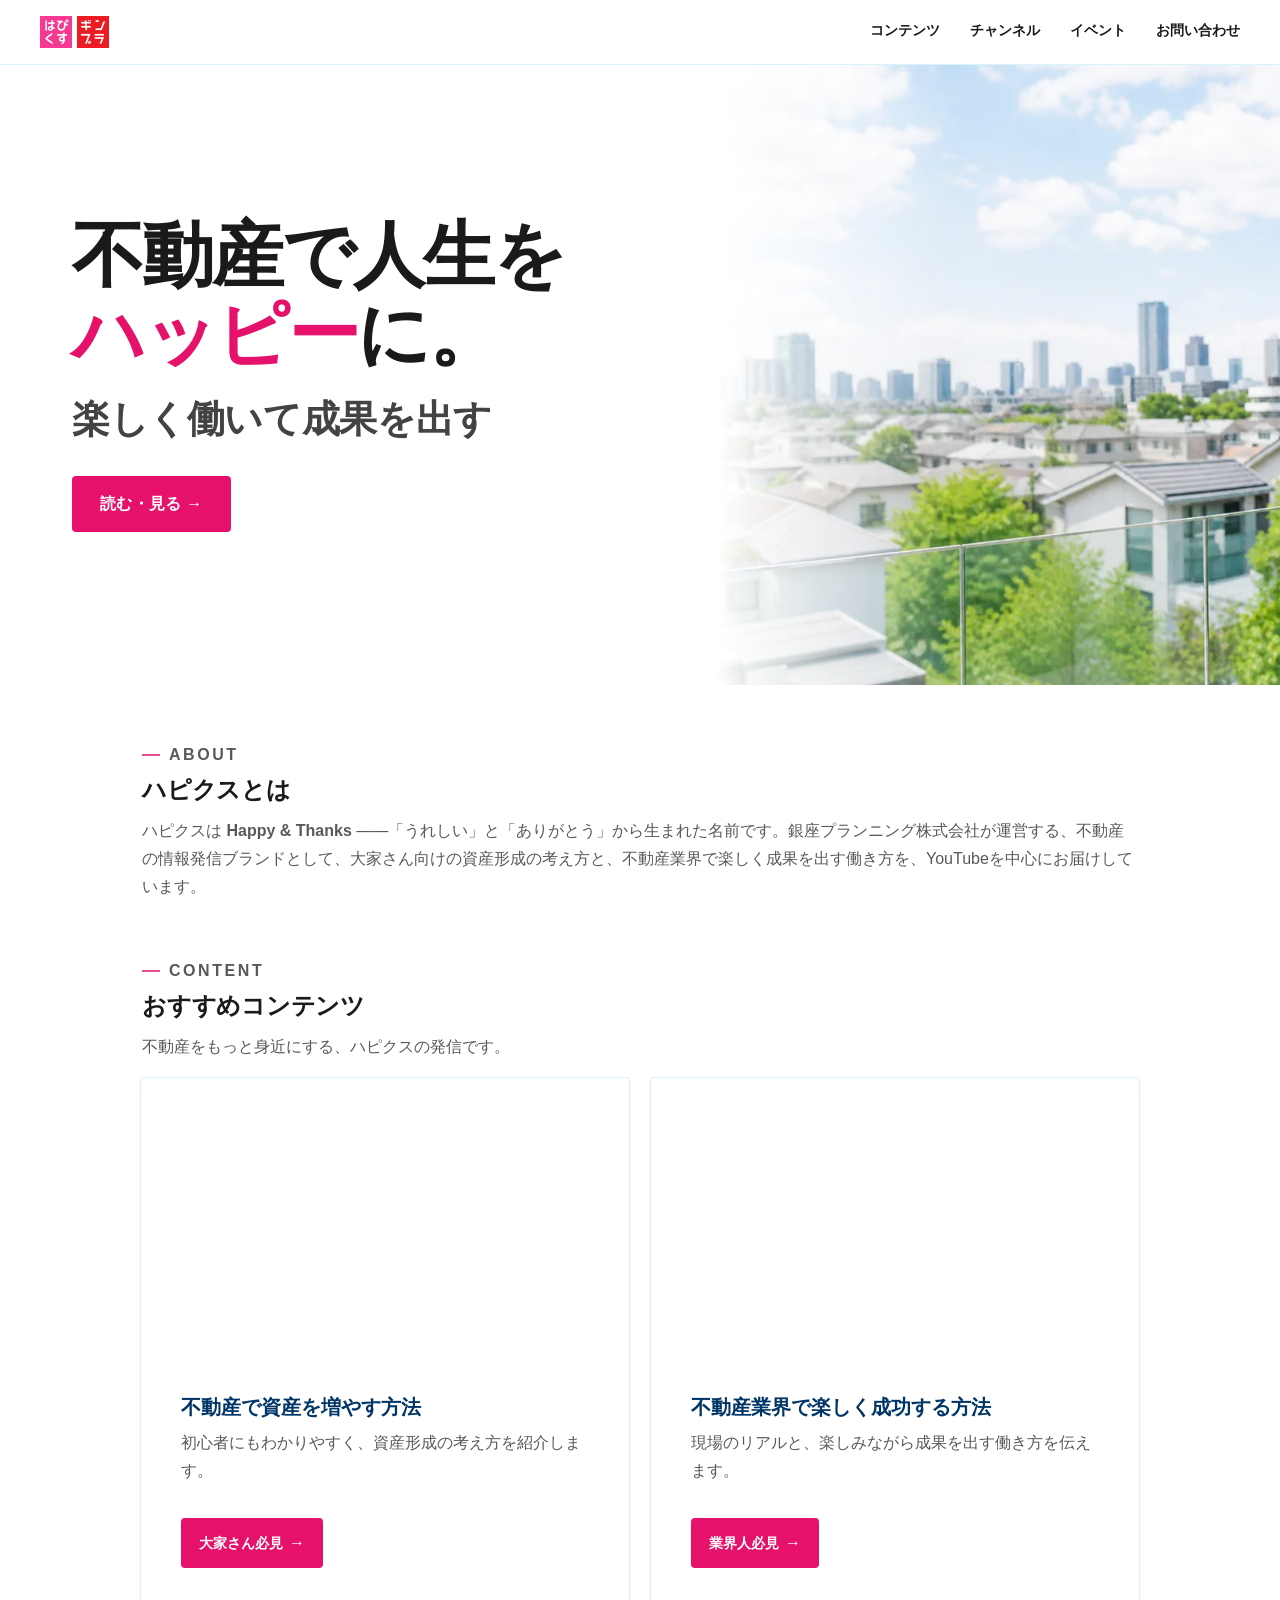
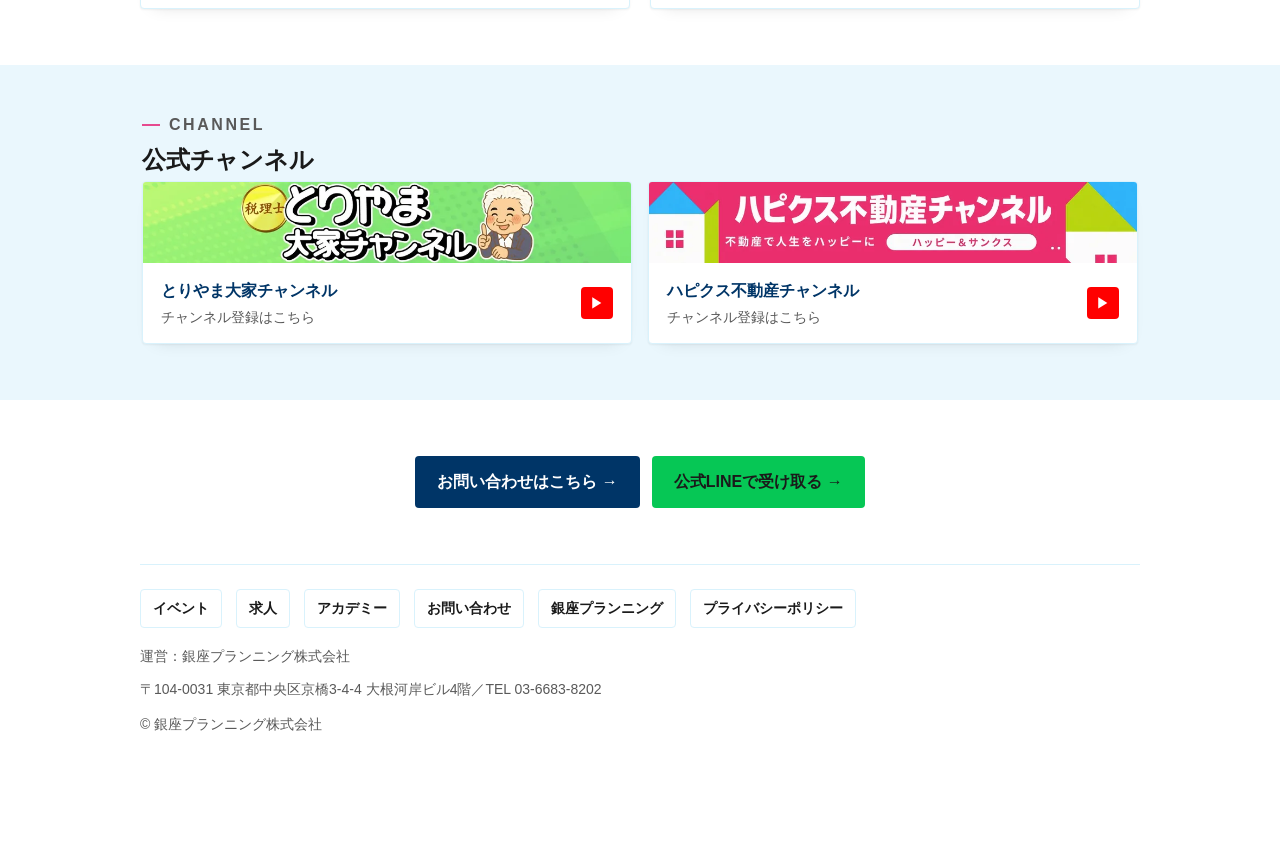
<file: hapix-v0.39.html>
<!doctype html><meta charset="utf-8"><meta name="robots" content="noindex,nofollow"><meta http-equiv="refresh" content="0; url=hapix.html"><title>移動しました</title><p>最新版へ移動します… <a href="hapix.html">hapix.html</a></p>
</file>
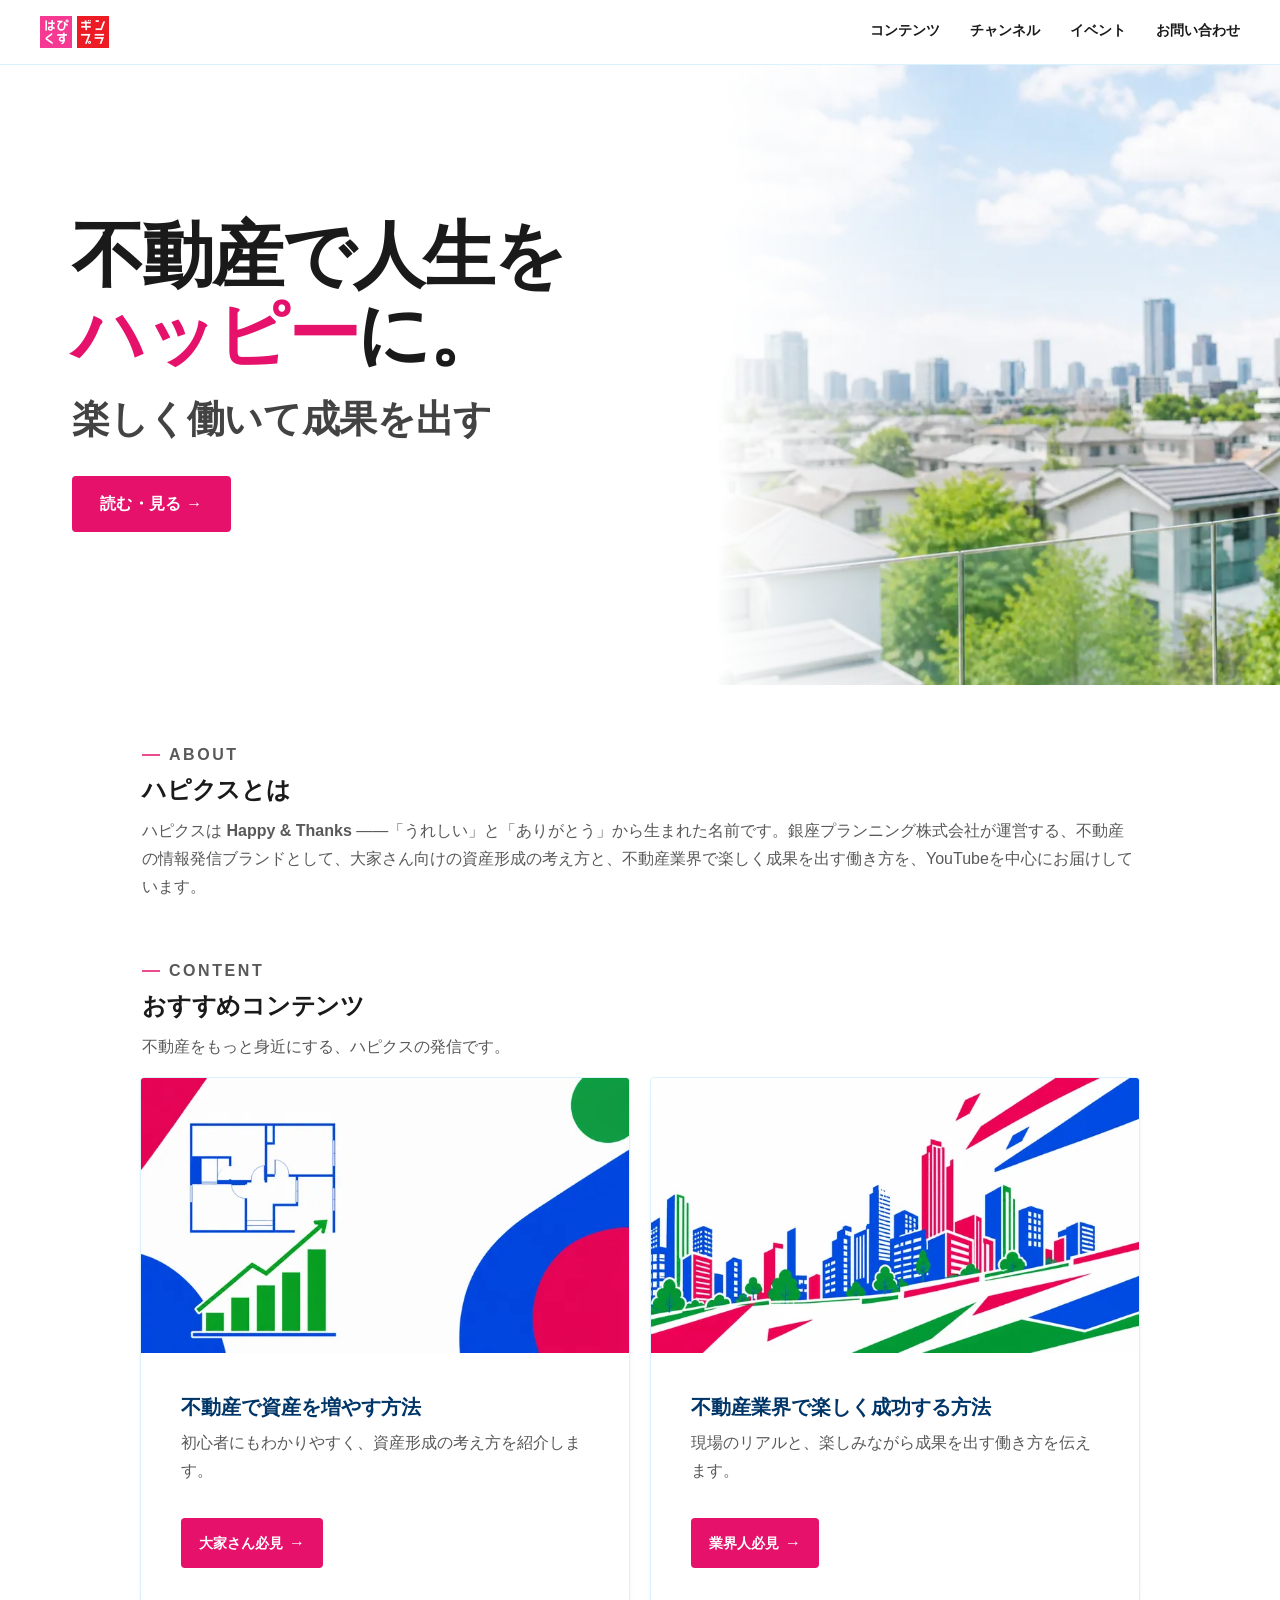
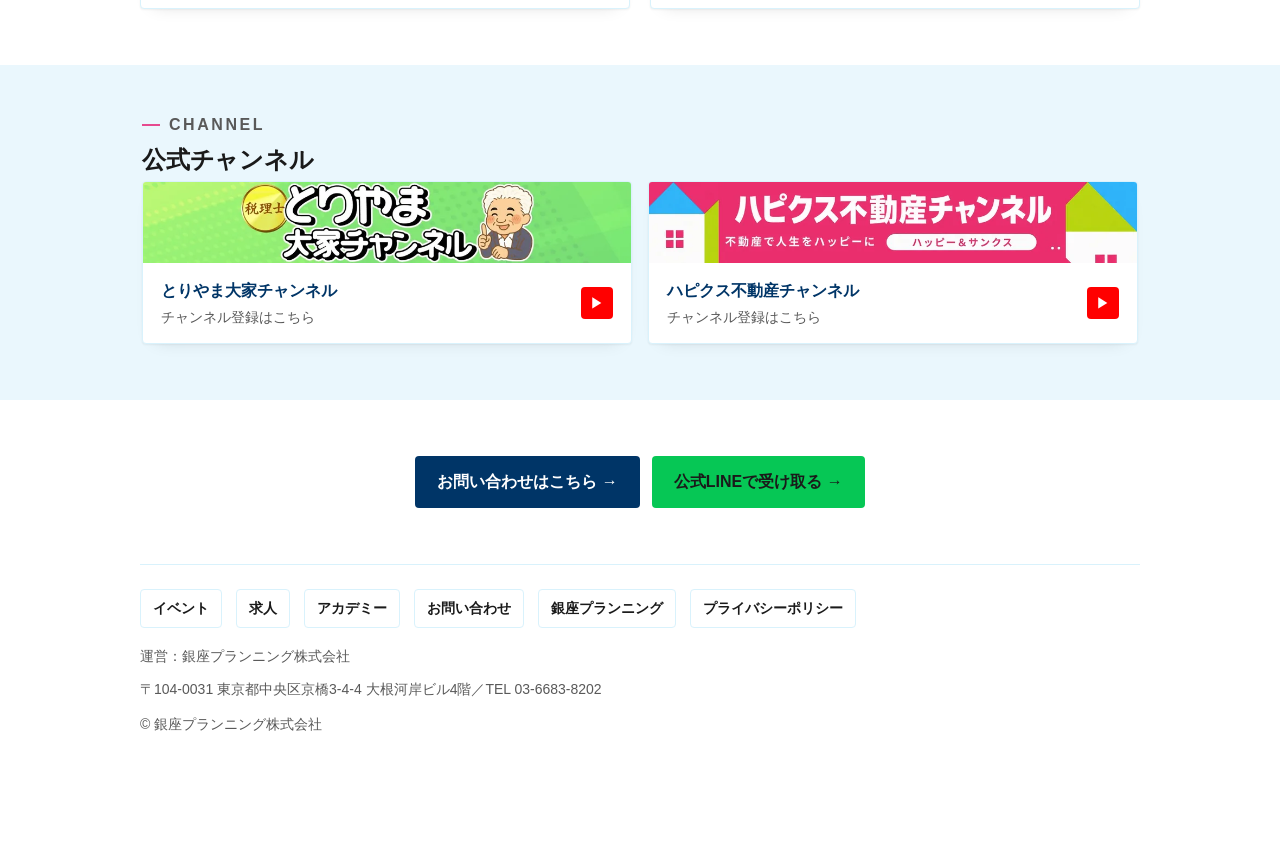
<file: hapix.html>
<!doctype html>
<html lang="ja">
<head>
  <meta charset="utf-8">
  <meta name="viewport" content="width=device-width,initial-scale=1">
  <meta name="description" content="ハピクス｜不動産で人生をハッピーに。大家さん向けの資産形成の考え方と、不動産業界で楽しく成果を出す働き方を、YouTubeを中心に発信しています。運営：銀座プランニング株式会社。">
  <link rel="canonical" href="https://pyui-cpu.github.io/ginpla-lp-preview/hapix.html">
  <meta property="og:site_name" content="ハピクス｜HAPICUS">
  <meta property="og:title" content="ハピクス｜不動産で人生をハッピーに">
  <meta property="og:description" content="大家さん向けの資産形成の考え方と、不動産業界で楽しく成果を出す働き方を、YouTubeを中心に発信しています。">
  <meta property="og:type" content="website">
  <meta property="og:url" content="https://pyui-cpu.github.io/ginpla-lp-preview/hapix.html">
  <meta property="og:image" content="https://pyui-cpu.github.io/ginpla-lp-preview/assets/hapix/ogp.jpg">
  <meta property="og:image:width" content="1200">
  <meta property="og:image:height" content="630">
  <meta property="og:locale" content="ja_JP">
  <meta name="twitter:card" content="summary_large_image">
  <meta name="twitter:title" content="ハピクス｜不動産で人生をハッピーに">
  <meta name="twitter:description" content="大家さん向けの資産形成の考え方と、不動産業界で楽しく成果を出す働き方を、YouTubeを中心に発信しています。">
  <meta name="twitter:image" content="https://pyui-cpu.github.io/ginpla-lp-preview/assets/hapix/ogp.jpg">
  <meta name="theme-color" content="#e5116b">
  <link rel="icon" href="assets/hapix/favicon-32.png" sizes="32x32">
  <link rel="icon" href="assets/hapix/favicon-512.png" sizes="512x512">
  <link rel="apple-touch-icon" href="assets/hapix/apple-touch-icon.png">
  <!-- ▼公開時に削除する（残すと検索結果に一切出ません） -->
  <meta name="robots" content="noindex,nofollow">
  <title>ハピクス｜不動産で人生をハッピーに。｜銀座プランニング株式会社</title>
  <script type="application/ld+json">
  {
    "@context": "https://schema.org",
    "@type": "Organization",
    "name": "ハピクス",
    "alternateName": "HAPICUS",
    "url": "https://pyui-cpu.github.io/ginpla-lp-preview/hapix.html",
    "logo": "https://pyui-cpu.github.io/ginpla-lp-preview/assets/hapix/favicon-512.png",
    "image": "https://pyui-cpu.github.io/ginpla-lp-preview/assets/hapix/ogp.jpg",
    "description": "不動産で人生をハッピーに。大家さん向けの資産形成の考え方と、不動産業界で楽しく成果を出す働き方を発信しています。",
    "parentOrganization": {
      "@type": "Organization",
      "name": "銀座プランニング株式会社",
      "url": "https://ginza-planning.com/",
      "telephone": "+81-3-6683-8202",
      "address": {
        "@type": "PostalAddress",
        "postalCode": "104-0031",
        "addressRegion": "東京都",
        "addressLocality": "中央区",
        "streetAddress": "京橋3-4-4 大根河岸ビル4階",
        "addressCountry": "JP"
      }
    },
    "sameAs": [
      "https://youtube.com/channel/UCMkjvw7xnyM78xNOBZPiEwg",
      "https://www.youtube.com/channel/UCnPt9jOb4Rr7mjhDw7-T2kQ",
      "https://lit.link/wadaemon"
    ]
  }
  </script>
  <noscript><style>.reveal{opacity:1!important;transform:none!important}</style></noscript>
  <link rel="stylesheet" href="assets/style.css?v=0.63">
</head>
<body>
<header class="brand-header" id="siteHeader"><div class="logo-wrap"><a class="logo-home" href="hapix.html" aria-label="ハピクス トップへ"><img src="assets/hapix/hapix-logo-64.png" srcset="assets/hapix/hapix-logo-64.png 1x, assets/hapix/hapix-logo-128.png 2x" alt="ハピクス" width="32" height="32"><img src="assets/hapix/ginpla-logo-red-64.png" srcset="assets/hapix/ginpla-logo-red-64.png 1x, assets/hapix/ginpla-logo-red-128.png 2x" alt="ギンプラ（銀座プランニング）" width="32" height="32"></a></div><nav class="header-nav"><a href="#content">コンテンツ</a><a href="#channel">チャンネル</a><a href="events.html">イベント</a><a href="https://ginza-planning.com/%e3%81%8a%e5%95%8f%e3%81%84%e5%90%88%e3%82%8f%e3%81%9b/" target="_blank" rel="noopener">お問い合わせ</a></nav><button type="button" class="menu-toggle" id="menuToggle" aria-expanded="false" aria-controls="mobileNav" aria-label="メニューを開く"><span class="menu-toggle-bar"></span></button></header>
<div class="nav-backdrop" id="navBackdrop"></div>
<nav class="mobile-nav" id="mobileNav" aria-label="モバイルメニュー">
  <a href="#content">コンテンツ</a>
  <a href="#channel">チャンネル</a>
  <a href="events.html">イベント</a>
  <a href="https://ginza-planning.com/%e3%81%8a%e5%95%8f%e3%81%84%e5%90%88%e3%82%8f%e3%81%9b/" target="_blank" rel="noopener">お問い合わせ</a>
</nav>
<div class="page">
  <section class="hero">
    <div class="hero-inner">
      <h1>不動産で人生を<br><span class="accent">ハッピー</span>に。</h1>
      <p class="sub">楽しく働いて成果を出す</p>
      <a class="cta" href="#content"><span>読む・見る →</span></a>
    </div>
    <div class="hero-slider">
      <picture><source type="image/webp" srcset="assets/hapix/hero/04-hero-mobile-no-people-4x5-v0.1-700.webp 700w, assets/hapix/hero/04-hero-mobile-no-people-4x5-v0.1-1300.webp 1300w" sizes="(min-width:1000px) 640px, 100vw"><img class="hero-slide" src="assets/hapix/hero/04-hero-mobile-no-people-4x5-v0.1-1300.jpg" alt="青空と住宅街、遠くのビル群を見渡す写真" width="1600" height="2000" fetchpriority="high" decoding="async" style="object-position:50% 50%"></picture>
    </div>
  </section>


  <div class="section-head">
    <p class="eyebrow">ABOUT</p>
    <h2>ハピクスとは</h2>
    <p>ハピクスは <strong>Happy &amp; Thanks</strong> ——「うれしい」と「ありがとう」から生まれた名前です。銀座プランニング株式会社が運営する、不動産の情報発信ブランドとして、大家さん向けの資産形成の考え方と、不動産業界で楽しく成果を出す働き方を、YouTubeを中心にお届けしています。</p>
  </div>

  <div class="section-head">
    <p class="eyebrow">CONTENT</p>
    <h2>おすすめコンテンツ</h2>
    <p>不動産をもっと身近にする、ハピクスの発信です。</p>
  </div>
  <div id="content">
    <a class="block reveal" data-track="content_toriyama" href="https://lit.link/toriyama_ooya_sns" target="_blank" rel="noopener"><picture><source type="image/webp" srcset="assets/hapix/content/05-content-toriyama-no-people-16x9-v0.1-700.webp 700w, assets/hapix/content/05-content-toriyama-no-people-16x9-v0.1-1300.webp 1300w" sizes="(min-width:1000px) 500px, 100vw"><img class="thumb" src="assets/hapix/content/05-content-toriyama-no-people-16x9-v0.1-1300.jpg" alt="間取り図と右肩上がりのグラフのイラスト" width="1920" height="1080" loading="lazy" decoding="async"></picture><span class="block-body"><h3>不動産で資産を増やす方法</h3><p>初心者にもわかりやすく、資産形成の考え方を紹介します。</p><span class="arrow">大家さん必見 <i>→</i></span></span></a>
    <a class="block reveal" data-track="content_hapix" href="https://lit.link/wadaemon" target="_blank" rel="noopener"><picture><source type="image/webp" srcset="assets/hapix/content/06-content-hapix-no-people-16x9-v0.1-700.webp 700w, assets/hapix/content/06-content-hapix-no-people-16x9-v0.1-1300.webp 1300w" sizes="(min-width:1000px) 500px, 100vw"><img class="thumb" src="assets/hapix/content/06-content-hapix-no-people-16x9-v0.1-1300.jpg" alt="都会のビル群を描いたイラスト" width="1920" height="1080" loading="lazy" decoding="async"></picture><span class="block-body"><h3>不動産業界で楽しく成功する方法</h3><p>現場のリアルと、楽しみながら成果を出す働き方を伝えます。</p><span class="arrow">業界人必見 <i>→</i></span></span></a>
  </div>

  <section class="channel-section" id="channel">
    <div class="channel-section-inner">
      <div class="section-head">
        <p class="eyebrow">CHANNEL</p>
        <h2>公式チャンネル</h2>

      <div class="channel-list">
        <a class="channel-row reveal" data-track="channel_toriyama" href="https://youtube.com/channel/UCMkjvw7xnyM78xNOBZPiEwg" target="_blank" rel="noopener"><picture><source type="image/webp" srcset="assets/hapix/channel/toriyama-banner-900.webp 900w, assets/hapix/channel/toriyama-banner-1707.webp 1707w" sizes="(min-width:1000px) 500px, 100vw"><img class="channel-banner" src="assets/hapix/channel/toriyama-banner.jpg" alt="とりやま大家チャンネル バナー" width="1707" height="282" loading="lazy" decoding="async"></picture><span class="channel-row-body"><span><strong>とりやま大家チャンネル</strong><span>チャンネル登録はこちら</span></span><span class="go">▶</span></span></a>
        <a class="channel-row reveal" data-track="channel_hapix" href="https://www.youtube.com/channel/UCnPt9jOb4Rr7mjhDw7-T2kQ" target="_blank" rel="noopener"><picture><source type="image/webp" srcset="assets/hapix/channel/hapix-banner-900.webp 900w, assets/hapix/channel/hapix-banner-1707.webp 1707w" sizes="(min-width:1000px) 500px, 100vw"><img class="channel-banner" src="assets/hapix/channel/hapix-banner.jpg" alt="ハピクス不動産チャンネル バナー" width="1707" height="282" loading="lazy" decoding="async"></picture><span class="channel-row-body"><span><strong>ハピクス不動産チャンネル</strong><span>チャンネル登録はこちら</span></span><span class="go">▶</span></span></a>
      </div>
    </div>
  </section>

  <div class="section-cta reveal">
    <div class="cta-row">
      <a class="cta" data-track="contact_main" href="https://ginza-planning.com/%e3%81%8a%e5%95%8f%e3%81%84%e5%90%88%e3%82%8f%e3%81%9b/" target="_blank" rel="noopener"><span>お問い合わせはこちら →</span></a>
      <a class="cta line" data-track="line_main" href="https://page.line.me/199jpqpa?openQrModal=true" target="_blank" rel="noopener"><span>公式LINEで受け取る →</span></a>
    </div>
  </div>

  <footer class="footer" id="contact">
    <nav>
      <a data-track="footer_events" href="events.html"><span>イベント</span></a>
      <a data-track="footer_recruit" href="https://ginza-planning.com/%e6%b1%82%e4%ba%ba/" target="_blank" rel="noopener"><span>求人</span></a>
      <a data-track="footer_academy" href="https://ginza-planning.com/business/real-estate-academy/" target="_blank" rel="noopener"><span>アカデミー</span></a>
      <a data-track="footer_contact" href="https://ginza-planning.com/%e3%81%8a%e5%95%8f%e3%81%84%e5%90%88%e3%82%8f%e3%81%9b/" target="_blank" rel="noopener"><span>お問い合わせ</span></a>
      <a data-track="footer_corp" href="https://ginza-planning.com/" target="_blank" rel="noopener"><span>銀座プランニング</span></a>
      <a data-track="footer_privacy" href="privacy.html"><span>プライバシーポリシー</span></a>
    </nav>
    <p class="operator">運営：銀座プランニング株式会社</p>
    <p class="addr">〒104-0031 東京都中央区京橋3-4-4 大根河岸ビル4階／TEL <a href="tel:0366838202">03-6683-8202</a></p>
    © 銀座プランニング株式会社
  </footer>

</div>
<script>
  (function(){
    var els = document.querySelectorAll('.reveal');
    if (!('IntersectionObserver' in window)) { els.forEach(function(el){ el.classList.add('in-view'); }); }
    else {
      var io = new IntersectionObserver(function(entries){
        entries.forEach(function(entry){
          if (entry.isIntersecting) { entry.target.classList.add('in-view'); io.unobserve(entry.target); }
        });
      }, {threshold:.15, rootMargin:'0px 0px -8% 0px'});
      els.forEach(function(el){ io.observe(el); });
    }
    var header = document.getElementById('siteHeader');
    var onScroll = function(){ header.classList.toggle('scrolled', window.scrollY > 8); };
    window.addEventListener('scroll', onScroll, {passive:true});
    onScroll();

    var menuToggle = document.getElementById('menuToggle');
    var mobileNav = document.getElementById('mobileNav');
    var navBackdrop = document.getElementById('navBackdrop');
    function openMenu(){
      mobileNav.classList.add('open');
      navBackdrop.classList.add('open');
      menuToggle.setAttribute('aria-expanded','true');
      document.body.style.overflow = 'hidden';
    }
    function closeMenu(){
      mobileNav.classList.remove('open');
      navBackdrop.classList.remove('open');
      menuToggle.setAttribute('aria-expanded','false');
      document.body.style.overflow = '';
    }
    menuToggle.addEventListener('click', function(){
      var isOpen = menuToggle.getAttribute('aria-expanded') === 'true';
      if (isOpen) { closeMenu(); } else { openMenu(); }
    });
    navBackdrop.addEventListener('click', closeMenu);
    mobileNav.querySelectorAll('a').forEach(function(a){ a.addEventListener('click', closeMenu); });
    document.addEventListener('keydown', function(e){ if (e.key === 'Escape') closeMenu(); });
  })();
</script>
<!-- ▼GA4：測定ID（G-から始まる11桁）が決まったら、下のコメントを外して2か所のG-XXXXXXXXXXを差し替える -->
<!--
<script async src="https://www.googletagmanager.com/gtag/js?id=G-XXXXXXXXXX"></script>
<script>window.dataLayer=window.dataLayer||[];function gtag(){dataLayer.push(arguments)}gtag('js',new Date());gtag('config','G-XXXXXXXXXX');</script>
-->
<script>
  // 外部リンクのクリック計測。GA4を入れるまでは何も送信しない（エラーにもならない）
  document.addEventListener('click', function(e){
    var a = e.target.closest ? e.target.closest('a[href^="http"]') : null;
    if (!a || a.hostname === location.hostname) return;
    if (typeof window.gtag !== 'function') return;
    gtag('event','outbound_click',{
      link_id: a.getAttribute('data-track') || '',
      link_url: a.href,
      link_text: (a.innerText || '').trim().slice(0,60)
    });
  }, true);
</script>
</body>
</html>
</file>
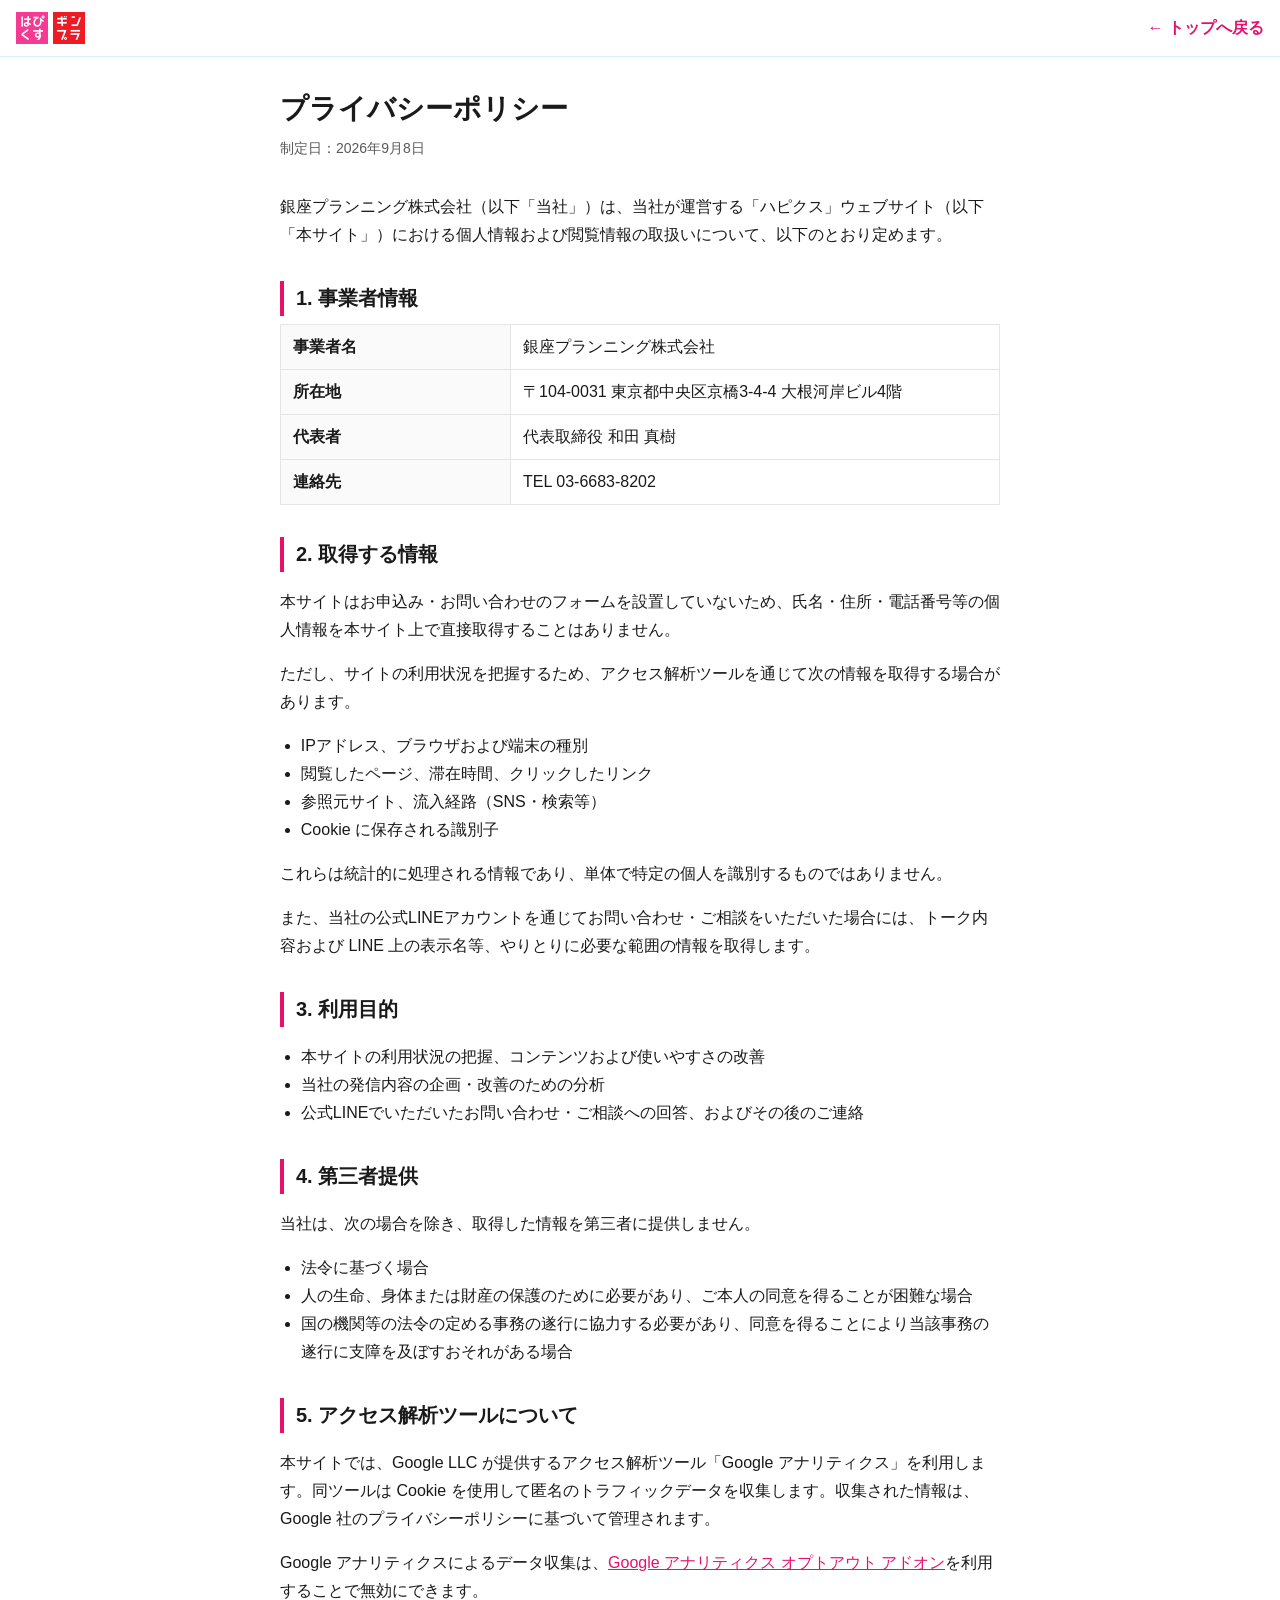
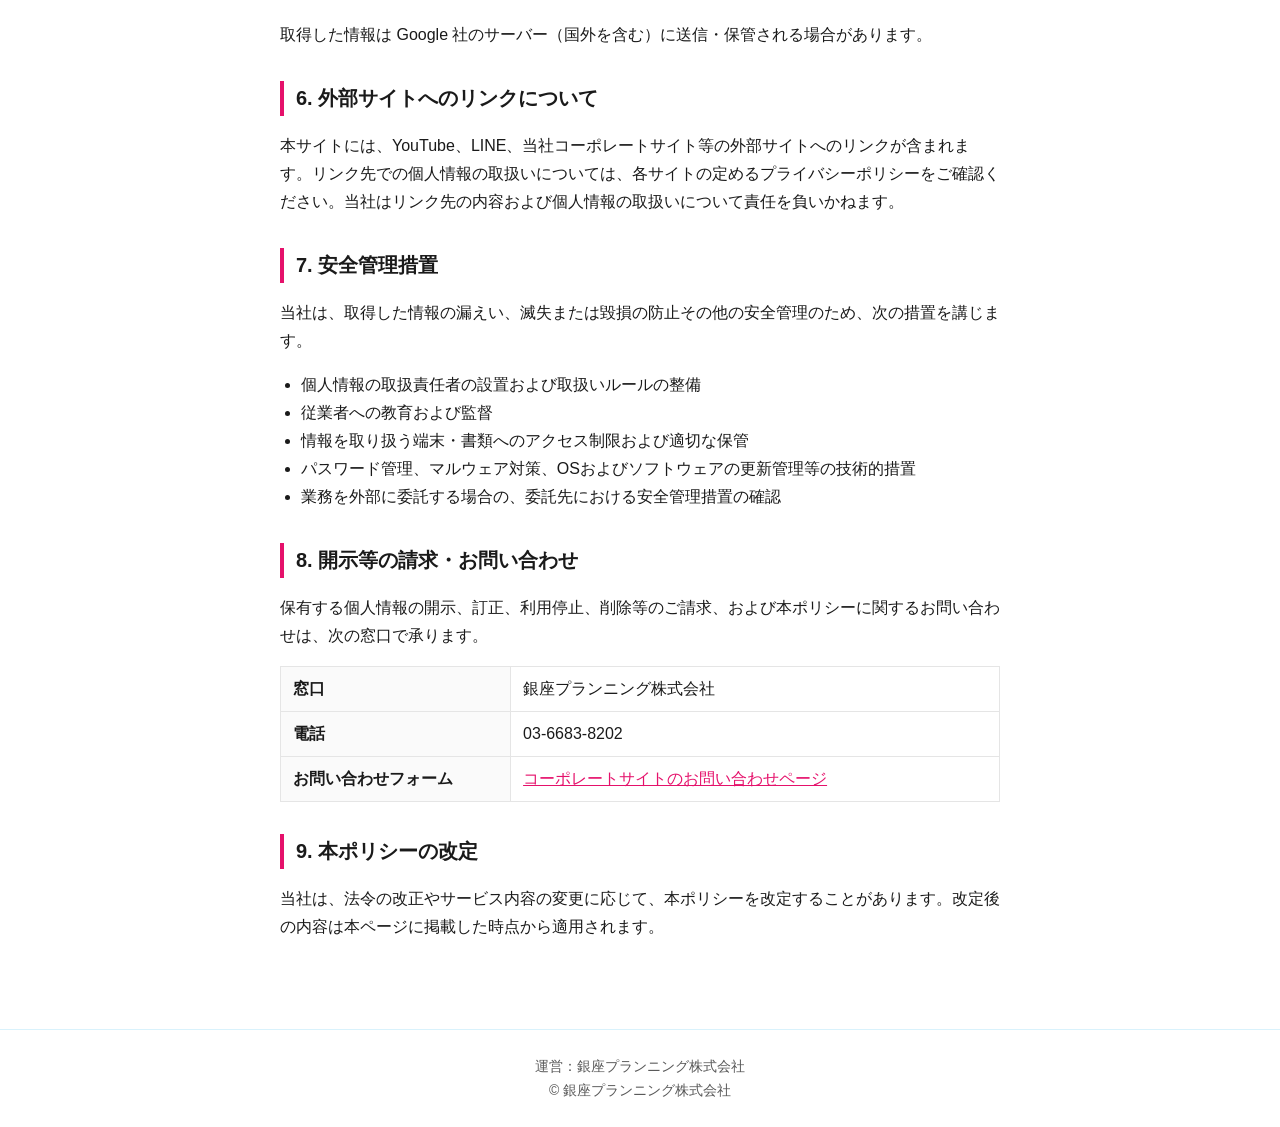
<file: privacy.html>
<!doctype html>
<html lang="ja">
<head>
  <meta charset="utf-8">
  <meta name="viewport" content="width=device-width,initial-scale=1">
  <meta name="description" content="ハピクス（運営：銀座プランニング株式会社）のプライバシーポリシーです。">
  <meta name="robots" content="noindex,nofollow">
  <link rel="icon" href="assets/hapix/favicon-32.png" sizes="32x32">
  <link rel="canonical" href="https://pyui-cpu.github.io/ginpla-lp-preview/privacy.html">
  <meta property="og:site_name" content="ハピクス｜HAPICUS">
  <meta property="og:title" content="プライバシーポリシー｜ハピクス">
  <meta property="og:type" content="website">
  <meta property="og:url" content="https://pyui-cpu.github.io/ginpla-lp-preview/privacy.html">
  <meta property="og:image" content="https://pyui-cpu.github.io/ginpla-lp-preview/assets/hapix/ogp.jpg">
  <meta name="theme-color" content="#e5116b">
  <title>プライバシーポリシー｜ハピクス</title>
  <style>
    :root{--ink:#1a1a1a;--sub:#595959;--pink:#e5116b;--line:#d9f2fc}
    *{box-sizing:border-box}
    body{margin:0;color:var(--ink);background:#fff;font-family:"Hiragino Kaku Gothic ProN","Noto Sans JP","Yu Gothic",sans-serif;font-size:16px;line-height:1.75}
    header{display:flex;align-items:center;gap:5px;padding:12px 16px;border-bottom:1px solid var(--line)}
    header img{width:32px;height:32px}
    header a[aria-label]{display:flex}
    .logo-home{display:flex;align-items:center;gap:5px}
    header a.back{margin-left:auto;color:var(--pink);font-size:16px;font-weight:700;text-decoration:none;white-space:nowrap}
    main{max-width:760px;margin:0 auto;padding:32px 20px 72px}
    h1{font-size:28px;line-height:1.4;margin:0 0 8px}
    .lead{color:var(--sub);font-size:14px;margin:0 0 32px}
    h2{font-size:20px;margin:32px 0 8px;padding-left:12px;border-left:4px solid var(--pink)}
    p,li{font-size:16px}
    table{width:100%;border-collapse:collapse;margin:8px 0}
    th,td{border:1px solid #e5e5e5;padding:8px 12px;font-size:16px;text-align:left;vertical-align:top}
    th{background:#fafafa;white-space:nowrap;width:32%}
    ul{padding-left:1.3em}
    footer{border-top:1px solid var(--line);padding:24px 20px;text-align:center;color:var(--sub);font-size:14px}
    a{color:var(--pink)}
  </style>
</head>
<body>
<header>
  <a class="logo-home" href="hapix.html" aria-label="ハピクス トップへ"><img src="assets/hapix/hapix-logo-64.png" srcset="assets/hapix/hapix-logo-64.png 1x, assets/hapix/hapix-logo-128.png 2x" alt="ハピクス" width="32" height="32"><img src="assets/hapix/ginpla-logo-red-64.png" srcset="assets/hapix/ginpla-logo-red-64.png 1x, assets/hapix/ginpla-logo-red-128.png 2x" alt="ギンプラ（銀座プランニング）" width="32" height="32"></a>
  <a class="back" href="hapix.html">← トップへ戻る</a>
</header>
<main>
  <h1>プライバシーポリシー</h1>
  <p class="lead">制定日：2026年9月8日</p>

  <p>銀座プランニング株式会社（以下「当社」）は、当社が運営する「ハピクス」ウェブサイト（以下「本サイト」）における個人情報および閲覧情報の取扱いについて、以下のとおり定めます。</p>

  <h2>1. 事業者情報</h2>
  <table>
    <tr><th>事業者名</th><td>銀座プランニング株式会社</td></tr>
    <tr><th>所在地</th><td>〒104-0031 東京都中央区京橋3-4-4 大根河岸ビル4階</td></tr>
    <tr><th>代表者</th><td>代表取締役 和田 真樹</td></tr>
    <tr><th>連絡先</th><td>TEL 03-6683-8202</td></tr>
  </table>

  <h2>2. 取得する情報</h2>
  <p>本サイトはお申込み・お問い合わせのフォームを設置していないため、氏名・住所・電話番号等の個人情報を本サイト上で直接取得することはありません。</p>
  <p>ただし、サイトの利用状況を把握するため、アクセス解析ツールを通じて次の情報を取得する場合があります。</p>
  <ul>
    <li>IPアドレス、ブラウザおよび端末の種別</li>
    <li>閲覧したページ、滞在時間、クリックしたリンク</li>
    <li>参照元サイト、流入経路（SNS・検索等）</li>
    <li>Cookie に保存される識別子</li>
  </ul>
  <p>これらは統計的に処理される情報であり、単体で特定の個人を識別するものではありません。</p>
      <p>また、当社の公式LINEアカウントを通じてお問い合わせ・ご相談をいただいた場合には、トーク内容および LINE 上の表示名等、やりとりに必要な範囲の情報を取得します。</p>

  <h2>3. 利用目的</h2>
  <ul>
    <li>本サイトの利用状況の把握、コンテンツおよび使いやすさの改善</li>
    <li>当社の発信内容の企画・改善のための分析</li>
        <li>公式LINEでいただいたお問い合わせ・ご相談への回答、およびその後のご連絡</li>
  </ul>

  <h2>4. 第三者提供</h2>
  <p>当社は、次の場合を除き、取得した情報を第三者に提供しません。</p>
  <ul>
    <li>法令に基づく場合</li>
    <li>人の生命、身体または財産の保護のために必要があり、ご本人の同意を得ることが困難な場合</li>
    <li>国の機関等の法令の定める事務の遂行に協力する必要があり、同意を得ることにより当該事務の遂行に支障を及ぼすおそれがある場合</li>
  </ul>

  <h2>5. アクセス解析ツールについて</h2>
  <p>本サイトでは、Google LLC が提供するアクセス解析ツール「Google アナリティクス」を利用します。同ツールは Cookie を使用して匿名のトラフィックデータを収集します。収集された情報は、Google 社のプライバシーポリシーに基づいて管理されます。</p>
  <p>Google アナリティクスによるデータ収集は、<a href="https://tools.google.com/dlpage/gaoptout?hl=ja" target="_blank" rel="noopener">Google アナリティクス オプトアウト アドオン</a>を利用することで無効にできます。</p>
  <p>取得した情報は Google 社のサーバー（国外を含む）に送信・保管される場合があります。</p>

  <h2>6. 外部サイトへのリンクについて</h2>
  <p>本サイトには、YouTube、LINE、当社コーポレートサイト等の外部サイトへのリンクが含まれます。リンク先での個人情報の取扱いについては、各サイトの定めるプライバシーポリシーをご確認ください。当社はリンク先の内容および個人情報の取扱いについて責任を負いかねます。</p>

  <h2>7. 安全管理措置</h2>
  <p>当社は、取得した情報の漏えい、滅失または毀損の防止その他の安全管理のため、次の措置を講じます。</p>
  <ul>
    <li>個人情報の取扱責任者の設置および取扱いルールの整備</li>
    <li>従業者への教育および監督</li>
    <li>情報を取り扱う端末・書類へのアクセス制限および適切な保管</li>
    <li>パスワード管理、マルウェア対策、OSおよびソフトウェアの更新管理等の技術的措置</li>
    <li>業務を外部に委託する場合の、委託先における安全管理措置の確認</li>
  </ul>

  <h2>8. 開示等の請求・お問い合わせ</h2>
  <p>保有する個人情報の開示、訂正、利用停止、削除等のご請求、および本ポリシーに関するお問い合わせは、次の窓口で承ります。</p>
  <table>
    <tr><th>窓口</th><td>銀座プランニング株式会社</td></tr>
    <tr><th>電話</th><td>03-6683-8202</td></tr>
    <tr><th>お問い合わせフォーム</th><td><a href="https://ginza-planning.com/%e3%81%8a%e5%95%8f%e3%81%84%e5%90%88%e3%82%8f%e3%81%9b/" target="_blank" rel="noopener">コーポレートサイトのお問い合わせページ</a></td></tr>
  </table>

  <h2>9. 本ポリシーの改定</h2>
  <p>当社は、法令の改正やサービス内容の変更に応じて、本ポリシーを改定することがあります。改定後の内容は本ページに掲載した時点から適用されます。</p>
</main>
<footer>
  運営：銀座プランニング株式会社<br>
  © 銀座プランニング株式会社
</footer>
</body>
</html>
</file>
<file: assets/style.css>
:root{
      --bg:#fff;--card:#fff;--ink:#1a1a1a;--sub:#595959;
      --navy:#003567;--brand-blue:#00a0e9;--brand-pink:#e5116b;
      --line:#d9f2fc;--bg-cyan:#eaf7fd;--radius:4px;
      --shadow:0 1px 2px rgba(26,26,26,.05),0 8px 18px -14px rgba(26,26,26,.2);
      --fs-caption:14px;--fs-micro:12px;--fs-small:16px;--fs-button:16px;--fs-body:16px;--fs-lead:18px;--fs-h2:24px;--fs-h3:20px;
      --sp-2:8px;--sp-3:12px;--sp-4:16px;--sp-5:20px;--sp-6:24px;--sp-7:32px;--sp-8:40px;--sp-9:56px
    }
    picture{display:contents}
    *{box-sizing:border-box}html{scroll-behavior:smooth}body{margin:0;background:var(--bg);color:var(--ink);font-family:"Hiragino Kaku Gothic ProN","Noto Sans JP","Yu Gothic",sans-serif;font-size:var(--fs-body);line-height:1.75;-webkit-font-smoothing:antialiased}
    a{color:inherit}
    a:focus-visible,.block:focus-visible,.cta:focus-visible,.channel-row:focus-visible,.menu-toggle:focus-visible,.logo-home:focus-visible{outline:2px solid var(--brand-blue);outline-offset:3px}
    .draft{padding:6px;background:#242424;color:#fff;text-align:center;font-size:12px;letter-spacing:.04em}
    .brand-header{position:sticky;top:0;z-index:41;display:flex;align-items:center;gap:10px;padding:12px 16px;background:rgba(255,255,255,.9);backdrop-filter:blur(10px);-webkit-backdrop-filter:blur(10px);border-bottom:1px solid var(--line);transition:box-shadow .25s ease}
    .brand-header.scrolled{box-shadow:0 10px 26px -18px rgba(26,26,26,.22)}
    .brand-header img{width:32px;height:32px;border-radius:0}
    .logo-wrap{display:flex;align-items:center}
    .logo-home{display:flex;align-items:center;gap:5px;text-decoration:none;border-radius:2px}
    .header-nav{display:none}
    .menu-toggle{position:relative;display:inline-flex;align-items:center;justify-content:center;width:40px;height:40px;margin-left:auto;padding:0;border:0;background:none;cursor:pointer}
    .menu-toggle-bar,.menu-toggle-bar::before,.menu-toggle-bar::after{position:absolute;top:50%;left:50%;width:20px;height:2px;margin:-1px 0 0 -10px;border-radius:2px;background:var(--ink);transition:transform .25s ease,opacity .2s ease}
    .menu-toggle-bar::before,.menu-toggle-bar::after{content:""}
    .menu-toggle-bar::before{transform:translateY(-6px)}
    .menu-toggle-bar::after{transform:translateY(6px)}
    .menu-toggle[aria-expanded="true"] .menu-toggle-bar{background:transparent}
    .menu-toggle[aria-expanded="true"] .menu-toggle-bar::before{transform:rotate(45deg)}
    .menu-toggle[aria-expanded="true"] .menu-toggle-bar::after{transform:rotate(-45deg)}
    .nav-backdrop{position:fixed;inset:0;z-index:39;background:rgba(26,26,26,.35);opacity:0;visibility:hidden;transition:opacity .25s ease,visibility 0s linear .25s}
    .nav-backdrop.open{opacity:1;visibility:visible;transition:opacity .25s ease,visibility 0s linear 0s}
    .mobile-nav{display:flex;flex-direction:column;position:fixed;left:0;right:0;top:0;z-index:40;background:rgba(255,255,255,.86);backdrop-filter:blur(16px);-webkit-backdrop-filter:blur(16px);box-shadow:0 14px 30px -12px rgba(26,26,26,.2);padding:92px var(--sp-5) var(--sp-6);transform:translateY(-100%);opacity:0;visibility:hidden;transition:transform .55s cubic-bezier(.16,.84,.24,1),opacity .45s ease,visibility 0s linear .55s}
    .mobile-nav.open{transform:translateY(0);opacity:1;visibility:visible;transition:transform .55s cubic-bezier(.16,.84,.24,1),opacity .45s ease,visibility 0s linear 0s}
    .mobile-nav a{padding:14px 4px;font-weight:700;color:var(--ink);text-decoration:none;border-bottom:1px solid var(--line)}
    .mobile-nav a:last-child{border-bottom:0}
    @media (prefers-reduced-motion: reduce){.mobile-nav,.nav-backdrop{transition:none}}
    .page{max-width:600px;margin:0 auto;padding:0 var(--sp-5) var(--sp-9)}
    .hero{position:relative;padding:8px 0 0;background:#fff;color:var(--ink)}
    .hero-inner{position:relative;width:100%}
    .hero h1{margin:0 0 var(--sp-3);font-size:clamp(30px,8.5vw,40px);line-height:1.28;font-weight:800;letter-spacing:-.02em}
    .hero h1 .accent{color:var(--brand-pink)}
    .hero p.sub{margin:0 0 var(--sp-6);color:rgba(26,26,26,.82);font-size:clamp(20px,5.6vw,26px);font-weight:800;letter-spacing:-.01em}
    .hero-slider{position:relative;width:100vw;margin-left:calc(50% - 50vw);margin-top:var(--sp-6);aspect-ratio:4/3;overflow:hidden}
    .hero-slide{display:block;width:100%;height:100%;object-fit:cover}
    @media (prefers-reduced-motion: no-preference){
      .hero-slide{animation:hero-kenburns 8s ease-out forwards}
      @keyframes hero-kenburns{from{transform:scale(1)}to{transform:scale(1.04)}}
    }
    .cta{position:relative;display:inline-flex;overflow:hidden;padding:12px 22px;border-radius:var(--radius);text-decoration:none;font-size:var(--fs-button);font-weight:800}
    .cta span{position:relative;z-index:1}
    .hero .cta{color:#fff;background:var(--brand-pink);padding:14px 28px;letter-spacing:.02em}
    .hero .cta span{transition:color .3s ease}
    .hero .cta::before{content:"";position:absolute;left:0;right:100%;top:0;bottom:0;background:var(--navy);transition:right .3s ease}
    .hero .cta:focus-visible::before{right:0}
    @media (hover:hover) and (pointer:fine){
      .cta:hover{transform:translateY(-2px)}
      .hero .cta:hover::before{right:0}
    }
    .section-head{margin:var(--sp-9) 2px var(--sp-4)}
    .eyebrow{display:flex;align-items:center;gap:9px;margin:0 0 4px;font-size:var(--fs-micro);font-weight:800;letter-spacing:.16em;color:var(--sub)}
    .eyebrow::before{content:"";width:18px;height:2px;background:var(--brand-pink);opacity:.75}
    .section-head h2,.section-head h1{margin:0;font-size:var(--fs-h2);font-weight:800;color:var(--ink);letter-spacing:-.01em}
    .section-head p{margin:6px 0 0;font-size:var(--fs-small);color:var(--sub)}
    .block{position:relative;display:block;overflow:hidden;margin-bottom:var(--sp-4);border-radius:var(--radius);background:var(--card);border:1px solid var(--line);text-decoration:none;box-shadow:var(--shadow);transition:border-color .2s ease,transform .2s ease}
    .block:focus-visible{transform:translateY(-3px)}
    .block .thumb{display:block;width:100%;height:auto;aspect-ratio:16/9;object-fit:cover;transition:transform .35s ease}
    .block-body{display:block;padding:var(--sp-8) var(--sp-8) var(--sp-8)}
    .block h3{margin:0 0 8px;font-size:var(--fs-h3);color:var(--navy);line-height:1.4}
    .block p{margin:0 0 var(--sp-7);font-size:var(--fs-small);color:var(--sub);line-height:1.8}
    .block .arrow{display:inline-flex;align-items:center;gap:6px;padding:11px 18px;border-radius:var(--radius);background:var(--brand-pink);color:#fff;font-size:14px;font-weight:800;text-decoration:none}
    .block .arrow i{display:inline-block;font-style:normal;font-size:16px;transition:transform .2s ease}
    @media (hover:hover) and (pointer:fine){
      .block:hover{transform:translateY(-3px)}
      .block:hover .thumb{transform:scale(1.03)}
      .block:hover .arrow i{transform:translateX(3px)}
    }
    .block:focus-visible .thumb{transform:scale(1.03)}
    .block:focus-visible .arrow i{transform:translateX(3px)}
    .channel-section{position:relative;width:100vw;margin-left:calc(50% - 50vw);margin-top:var(--sp-9);background:var(--bg-cyan)}
    .channel-section-inner{max-width:600px;margin:0 auto;padding:var(--sp-7) var(--sp-5) var(--sp-8)}
    .channel-section .section-head{margin-top:0}
    .channel-list{display:block}
    .channel-row{position:relative;display:block;overflow:hidden;margin-bottom:10px;border-radius:var(--radius);background:#fff;border:1px solid var(--line);text-decoration:none;box-shadow:var(--shadow);transition:border-color .2s ease,transform .2s ease}
    .channel-row:focus-visible{border-color:var(--brand-blue);transform:translateY(-3px)}
    .channel-banner{display:block;width:100%;height:auto;aspect-ratio:1707/282;object-fit:cover;transition:transform .35s ease}
    @media (hover:hover) and (pointer:fine){
      .channel-row:hover{border-color:var(--brand-blue);transform:translateY(-3px)}
      .channel-row:hover .channel-banner{transform:scale(1.03)}
      .channel-row:hover .go{transform:scale(1.08)}
    }
    .channel-row:focus-visible .channel-banner{transform:scale(1.03)}
    .channel-row:focus-visible .go{transform:scale(1.08)}
    .channel-row .temp-badge{position:absolute;top:10px;right:10px;z-index:2;padding:3px 9px;border-radius:99px;background:rgba(26,26,26,.72);color:#fff;font-size:12px;font-weight:700;letter-spacing:.04em}
    .channel-row-body{display:flex;align-items:center;justify-content:space-between;gap:14px;padding:14px 18px}
    .channel-row strong{display:block;font-size:var(--fs-body);color:var(--navy)}
    .channel-row-body span{font-size:var(--fs-caption);color:var(--sub)}
    .channel-row .go{flex:none;width:32px;height:32px;display:grid;place-items:center;border-radius:var(--radius);background:#ff0000;color:#fff;font-size:14px;transition:transform .25s ease}
    .section-cta{margin:var(--sp-9) 0 0;text-align:center}
    .section-cta .cta{background:var(--navy);color:#fff}
    .footer{margin-top:var(--sp-9);padding-top:var(--sp-6);border-top:1px solid var(--line);font-size:var(--fs-caption);color:var(--sub)}
    .footer nav{display:flex;flex-wrap:wrap;gap:8px 14px;margin-bottom:16px}
    .footer nav a{position:relative;overflow:hidden;display:inline-block;padding:6px 12px;border-radius:var(--radius);background:#fff;border:1px solid var(--line);text-decoration:none;color:var(--ink);font-weight:700;transition:border-color .2s ease,transform .2s ease}
    .footer nav a span{position:relative;z-index:1;transition:color .3s ease}
    .footer nav a::before{content:"";position:absolute;left:0;right:100%;top:0;bottom:0;background:var(--brand-blue);transition:right .3s ease}
    .footer nav a:focus-visible{border-color:var(--brand-blue);transform:translateY(-1px)}
    .footer nav a:focus-visible::before{right:0}
    .footer nav a:focus-visible span{color:#fff}
    @media (hover:hover) and (pointer:fine){
      .footer nav a:hover{border-color:var(--brand-blue);transform:translateY(-1px)}
      .footer nav a:hover::before{right:0}
      .footer nav a:hover span{color:#fff}
    }
    .footer nav .pending{display:inline-block;padding:6px 12px;border-radius:var(--radius);background:#f5f5f5;border:1px dashed #c9c9c9;color:#8a8a8a;font-weight:700;cursor:not-allowed}
    .footer dl{margin:0 0 14px;font-size:var(--fs-caption)}
    .footer dt{font-weight:700;color:var(--ink);display:inline}
    .footer dd{margin:0 0 6px;display:inline}
    .footer dd::after{content:"";display:block}
    .footer .operator{margin:0 0 10px;font-size:var(--fs-caption)}
    .footer .legal{margin-top:10px;color:#595959}
    .footer .addr{margin:0 0 10px;font-size:var(--fs-caption);color:var(--sub);line-height:1.7}
    /* 電話番号は下線を出さない（tel: リンクとしては生きている）。マウス・キーボード操作時だけ下線を出す */
    .footer .addr a{color:inherit;text-decoration:none}
    .footer .addr a:hover,.footer .addr a:focus-visible{text-decoration:underline}
    .cta-row{display:flex;flex-wrap:wrap;gap:12px;justify-content:center}
    .cta.line{background:#06c755;color:#1a1a1a}
    .reveal{opacity:1}
    .block,.channel-row,.section-cta{transition-property:border-color,transform;transition-duration:.2s,.2s;transition-timing-function:ease,ease}
    @media (prefers-reduced-motion: no-preference){
      .reveal{opacity:0;transform:translateY(14px)}
      .reveal.in-view{opacity:1;transform:none}
      .block.reveal,.channel-row.reveal,.section-cta.reveal{transition-property:opacity,transform,border-color;transition-duration:.5s,.5s,.2s;transition-timing-function:cubic-bezier(.34,1.56,.64,1),cubic-bezier(.34,1.56,.64,1),ease}
      #content .block:nth-of-type(2),.channel-list .channel-row:nth-of-type(2){transition-delay:.08s,.08s,0s}
      .block:hover,.block:focus-visible,.channel-row:hover,.channel-row:focus-visible{transition-delay:0s}
    }
    @media(min-width:641px){
      .page{max-width:680px;padding:0 24px 84px}
      .channel-section-inner{max-width:680px;padding:var(--sp-7) 24px var(--sp-8)}
      .hero{position:relative;overflow:hidden;width:100vw;margin-left:calc(50% - 50vw);min-height:480px;display:flex;flex-direction:column;justify-content:center;padding:56px 0}
      .hero-inner{position:relative;z-index:2;max-width:460px;margin:-2px 0 0;padding:0 0 0 56px}
      .hero-slider{position:absolute;top:0;left:auto;right:0;bottom:0;width:44%;margin:0;aspect-ratio:auto;z-index:0;overflow:hidden}
      .hero-slider::after{content:"";position:absolute;inset:0;z-index:2;background:linear-gradient(90deg,#fff 0%,rgba(255,255,255,0) 42%)}
    }
    @media(min-width:1024px){
      .brand-header{justify-content:space-between;padding:16px 40px}
      .header-nav{display:flex;gap:30px;font-size:14px;font-weight:700}
      .menu-toggle,.mobile-nav,.nav-backdrop{display:none}
      .header-nav a{position:relative;text-decoration:none;padding-bottom:3px}
      .header-nav a::after{content:"";position:absolute;left:0;right:100%;bottom:0;height:1px;background:currentColor;transition:right .25s ease}
      .header-nav a:hover::after,.header-nav a:focus-visible::after{right:0}
      .page{max-width:1080px;padding:0 40px 110px}
      .channel-section-inner{max-width:1080px;padding:var(--sp-8) 40px}
      .hero{padding:88px 0;min-height:620px}
      .hero-inner{max-width:760px;padding:0 0 0 72px;margin-top:-2px}
      .hero h1{font-size:clamp(44px,5.6vw,72px);line-height:1.1;letter-spacing:-.03em}
      .hero p.sub{font-size:clamp(28px,3vw,38px);max-width:520px}
      #content{display:grid;grid-template-columns:1fr 1fr;gap:20px}
      #content .block{margin-bottom:0}
      .channel-list{display:grid;grid-template-columns:1fr 1fr;gap:16px}
      .channel-list .channel-row{margin-bottom:0}
    }
  .reveal{opacity:1!important;transform:none!important}
    /* ===== イベントページ固有 ===== */
    .ev-card{margin-bottom:var(--sp-6)}
    .ev-head{padding:var(--sp-6) var(--sp-6) var(--sp-4);border-bottom:1px solid var(--line);background:var(--bg-cyan)}
    .ev-head h3{margin:0 0 6px;font-size:var(--fs-h3);color:var(--navy);line-height:1.45;font-weight:800}
    .ev-when{margin:0;font-size:var(--fs-small);color:var(--sub);font-weight:700}
    .ev-body{padding:var(--sp-6)}
    .ev-cols{display:grid;grid-template-columns:1fr;gap:var(--sp-6)}
    .ev-label{margin:0 0 8px;font-size:var(--fs-button);font-weight:800;letter-spacing:.04em;color:var(--navy)}
    .ev-label+*{margin-top:0}
    .ev-sub{margin:var(--sp-6) 0 8px}
    dl.spec{margin:0;display:grid;grid-template-columns:auto 1fr;gap:0 14px}
    dl.spec dt{font-weight:700;font-size:var(--fs-small);padding:8px 0;border-bottom:1px solid var(--line);white-space:nowrap;color:var(--navy)}
    dl.spec dd{margin:0;font-size:var(--fs-small);padding:8px 0;border-bottom:1px solid var(--line);color:var(--ink)}
    ol.flow{margin:0;padding-left:1.25em}
    ol.flow li{font-size:var(--fs-small);margin:.3em 0}
    .prize{margin:var(--sp-4) 0 0;padding:14px 16px;border-radius:var(--radius);background:#fff0f6;color:var(--ink);font-size:var(--fs-small);font-weight:700;line-height:1.75}
    .movie{position:relative;aspect-ratio:16/9;border-radius:var(--radius);overflow:hidden;background:#000;box-shadow:var(--shadow)}
    .movie iframe{position:absolute;inset:0;width:100%;height:100%;border:0}
    .flyer{margin:0}
    .flyer img{display:block;width:100%;height:auto;border-radius:var(--radius);border:1px solid var(--line)}
    .flyer figcaption{margin-top:8px;font-size:var(--fs-micro);color:var(--sub)}
    .ev-links{display:flex;flex-wrap:wrap;gap:10px;margin-top:var(--sp-5)}
    .ev-links a{display:inline-flex;align-items:center;gap:6px;padding:10px 18px;border:1px solid var(--line);border-radius:999px;background:#fff;color:var(--navy);font-size:var(--fs-button);font-weight:700;text-decoration:none;transition:border-color .2s ease,color .2s ease,transform .2s ease}
    .ev-links a:hover{border-color:var(--brand-pink);color:var(--brand-pink);transform:translateY(-1px)}
    .ev-note{margin:var(--sp-6) 0 0;font-size:var(--fs-caption);color:var(--sub)}
    @media(min-width:820px){
      .ev-cols.two{grid-template-columns:minmax(0,340px) minmax(0,1fr);gap:var(--sp-7)}
    }

    /* ===== YouTube ファサード（クリックで読み込む） ===== */
    .movie{position:relative;aspect-ratio:16/9;border-radius:var(--radius);overflow:hidden;background:#000;box-shadow:var(--shadow)}
    .movie iframe{position:absolute;inset:0;width:100%;height:100%;border:0}
    .yt-play{position:absolute;inset:0;width:100%;height:100%;padding:0;border:0;background:none;cursor:pointer;display:block}
    .yt-play img{width:100%;height:100%;object-fit:cover;display:block}
    .yt-play::after{content:"";position:absolute;left:50%;top:50%;width:68px;height:48px;transform:translate(-50%,-50%);border-radius:12px;background:rgba(0,0,0,.65);transition:background .2s ease}
    .yt-play::before{content:"";position:absolute;left:50%;top:50%;z-index:2;width:0;height:0;transform:translate(-30%,-50%);border-left:18px solid #fff;border-top:11px solid transparent;border-bottom:11px solid transparent}
    .yt-play:hover::after,.yt-play:focus-visible::after{background:#e5116b}
    .yt-play:focus-visible{outline:2px solid var(--brand-blue);outline-offset:3px}
    .yt-note{margin:6px 0 0;font-size:var(--fs-micro);color:var(--sub)}

    /* ▼確認用マーカー（和田さん確認用。公開時はこのCSSブロックと .askguide/.ask/.askbox の要素をまとめて削除する） */
    .askguide{margin:var(--sp-5) 2px 0;padding:13px 15px;border:1px solid #b8801f;border-left:4px solid #b8801f;background:#fff8e6;border-radius:var(--radius);font-size:var(--fs-small);color:#6b4a00;line-height:1.85}
    .askguide strong{color:#6b4a00}
    .ask{display:inline-block;min-width:28px;padding:1px 8px;margin-right:7px;border-radius:999px;background:#e0a83c;color:#3d2a00;font-size:12px;font-weight:800;letter-spacing:.04em;text-align:center}
    .askbox{margin-top:var(--sp-3);padding:12px 14px;border:1px dashed #b8801f;background:#fff8e6;border-radius:var(--radius)}
    .askbox p{margin:0;font-size:var(--fs-small);color:#6b4a00;line-height:1.85}
    .askbox .eg{margin-top:7px;font-size:var(--fs-caption);color:#756134}
    .askfill{margin-top:var(--sp-3);padding:10px 12px;border:1px dashed #b8801f;background:#fff8e6;border-radius:var(--radius);font-size:var(--fs-small);color:#6b4a00}

    /* 開催予定イベント */
    .block p.ev-badge,.ev-head p.ev-badge{display:inline-block;margin:0 0 8px;padding:3px 10px;border-radius:999px;background:#c9105a;color:#fff;font-size:12px;font-weight:800;letter-spacing:.06em}
    .block p.ev-badge.done,.ev-head p.ev-badge.done{background:#5a6472}

    /* 開催予定／これまでのイベント のタブ切り替え */
    /* JSが動かないときはタブを出さず、2セクションを縦に並べたまま見せる（見出しも残す） */
    .ev-tabs{display:flex;gap:8px;max-width:520px;margin:var(--sp-6) 2px var(--sp-5)}
    /* 角の丸みはヒーローの「読む・見る」ボタンと同じ var(--radius)=4px に揃える */
    .ev-tab{flex:1 1 0;display:inline-flex;align-items:center;justify-content:center;margin:0;padding:14px 20px;border:1px solid var(--line);border-radius:var(--radius);background:#fff;color:var(--sub);font-family:inherit;font-size:var(--fs-button);font-weight:800;line-height:1.4;letter-spacing:.02em;white-space:nowrap;cursor:pointer;transition:background .2s ease,color .2s ease,border-color .2s ease}
    /* 開いているタブは塗りつぶし＋白文字。色だけでなく「塗り／枠線」の違いでも区別できるようにする */
    .ev-tab[aria-selected="true"]{background:#c9105a;border-color:#c9105a;color:#fff}
    /* キーボード操作時のみ出る枠。青は使わず、白背景でもピンク背景でも見える濃色にする */
    .ev-tab:focus-visible{outline:2px solid var(--ink);outline-offset:2px}
    @media (hover:hover) and (pointer:fine){
      .ev-tab:not([aria-selected="true"]):hover{border-color:var(--brand-pink);color:var(--brand-pink)}
    }
    .ev-group{scroll-margin-top:72px}
    .ev-group-title{margin:var(--sp-7) 2px 4px;font-size:var(--fs-h2);font-weight:800;color:var(--ink);letter-spacing:-.01em}
    .ev-group-note{margin:0 2px var(--sp-5);font-size:var(--fs-small);color:var(--sub)}
    /* タブが有効なときは、タブ自身が見出しの役目を果たすので h2 は読み上げ専用にする */
    .js-tabs .ev-group-title{position:absolute;width:1px;height:1px;margin:-1px;padding:0;overflow:hidden;clip:rect(0 0 0 0);clip-path:inset(50%);white-space:nowrap;border:0}
    .js-tabs .ev-group-note{margin-top:var(--sp-5)}
    .js-tabs .ev-group:focus-visible{outline:2px solid var(--brand-blue);outline-offset:4px}
    .ev-card.is-next{border-color:#f3b9d0}
    .ev-card.is-next .ev-head{background:#fff0f6;border-bottom-color:#f3b9d0}
    .ev-card.is-past .ev-head{background:#f3f5f7;border-bottom-color:#e3e8ed}
    .block p.ev-note{margin:var(--sp-4) 0 0;padding:14px 16px;border-radius:var(--radius);background:var(--bg-cyan);color:var(--ink);font-size:var(--fs-small);line-height:1.75}
</file>
